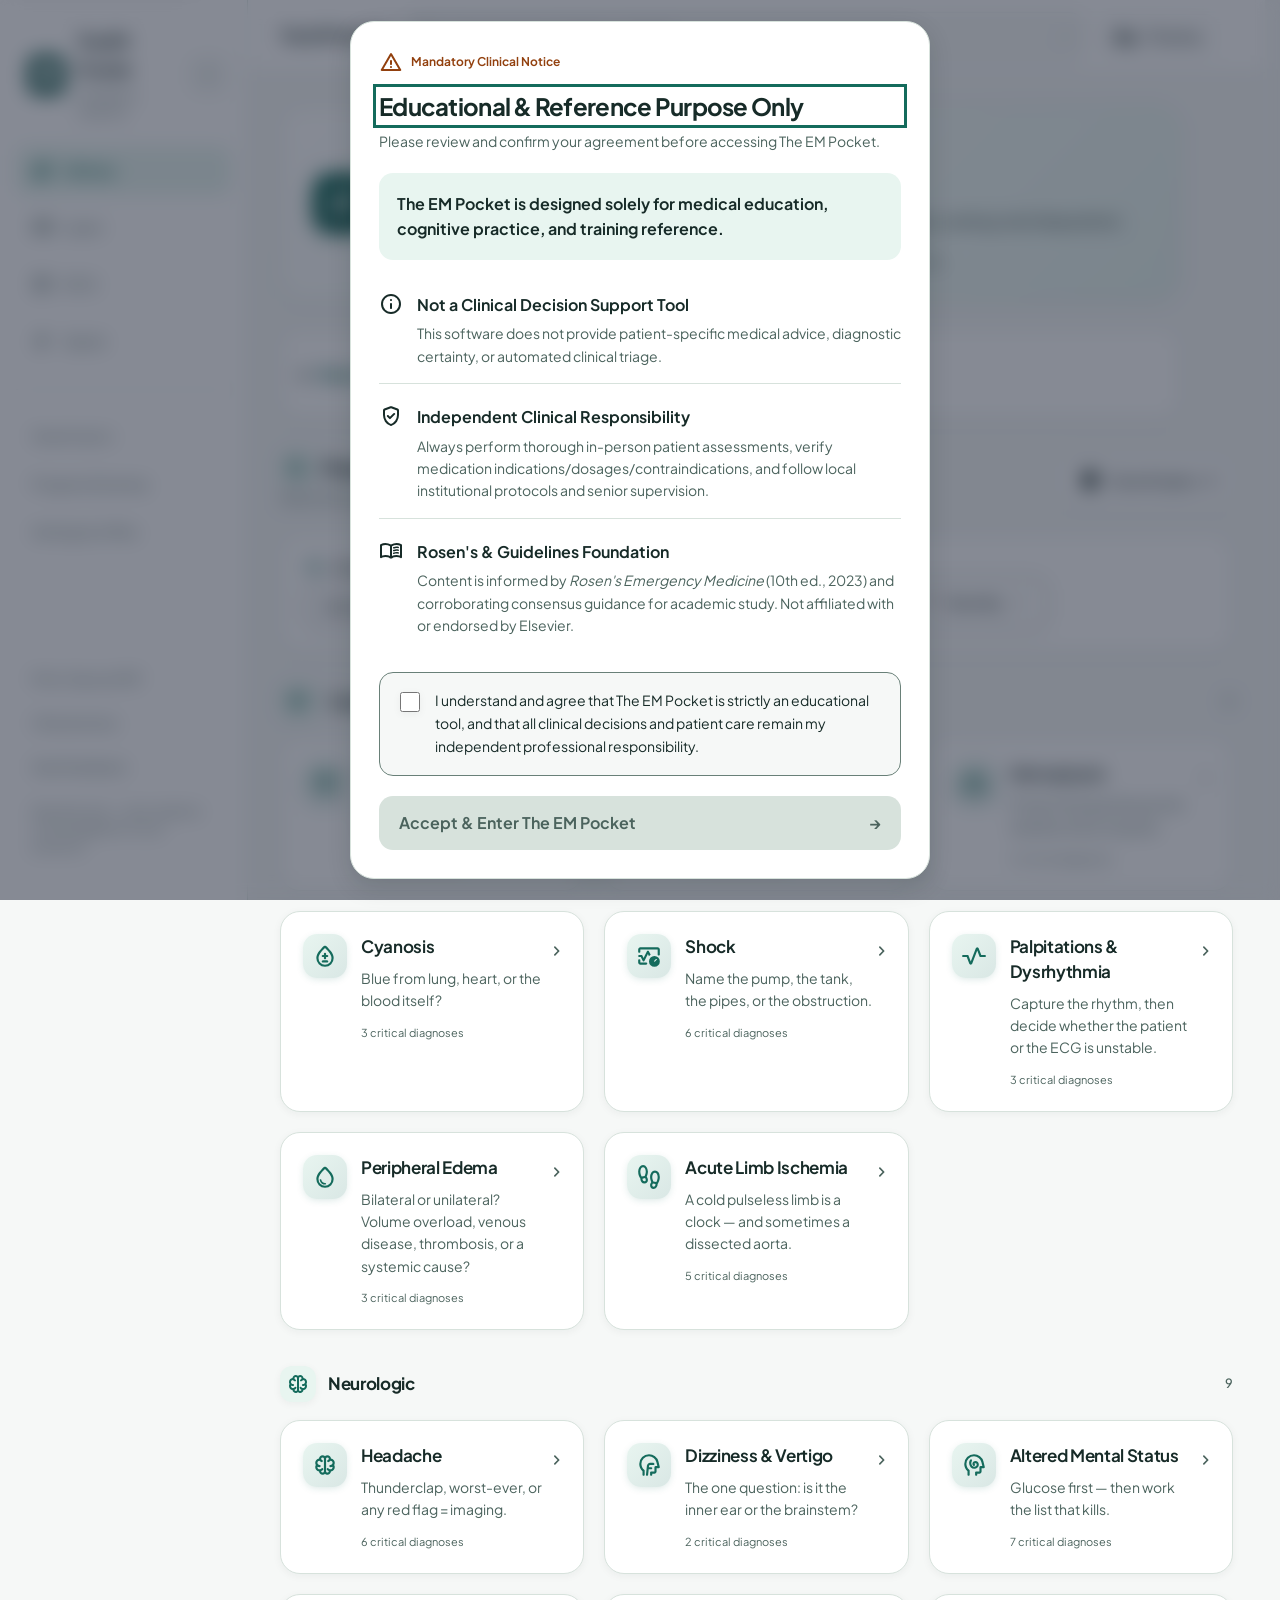
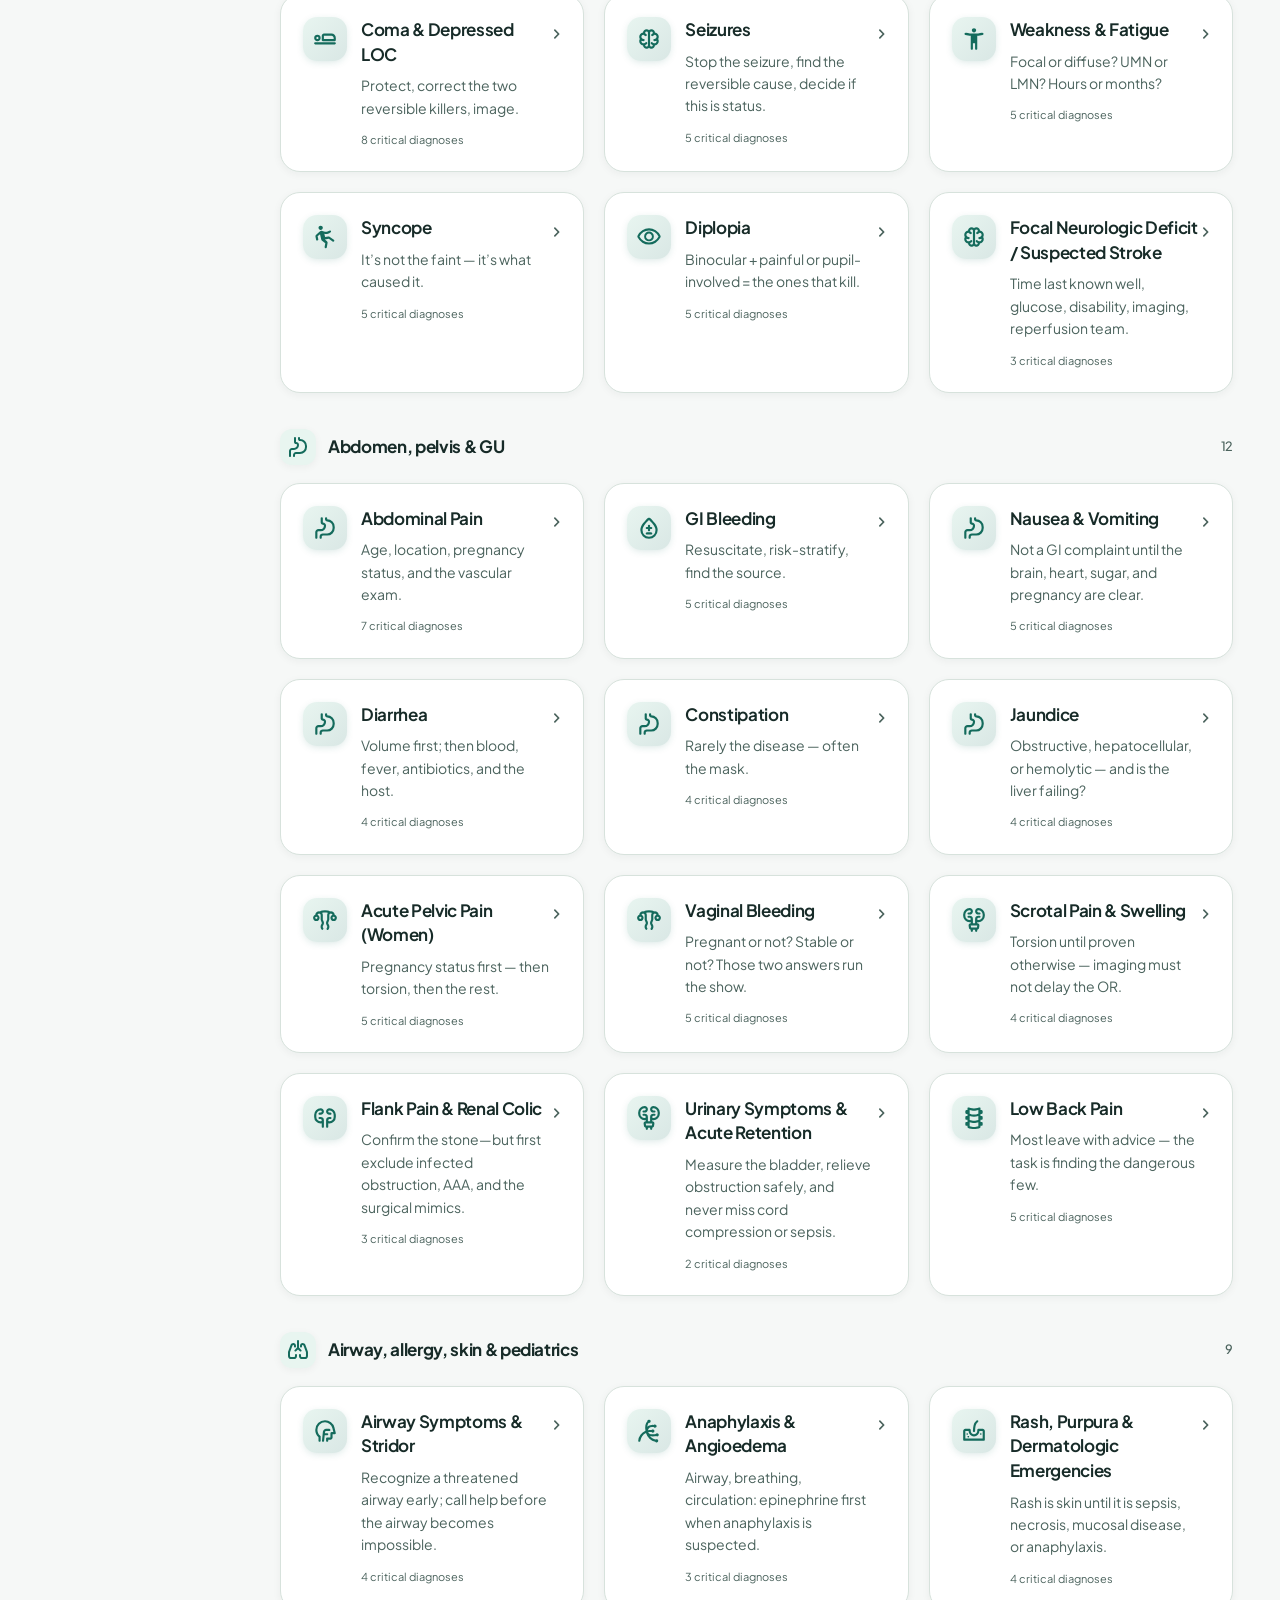
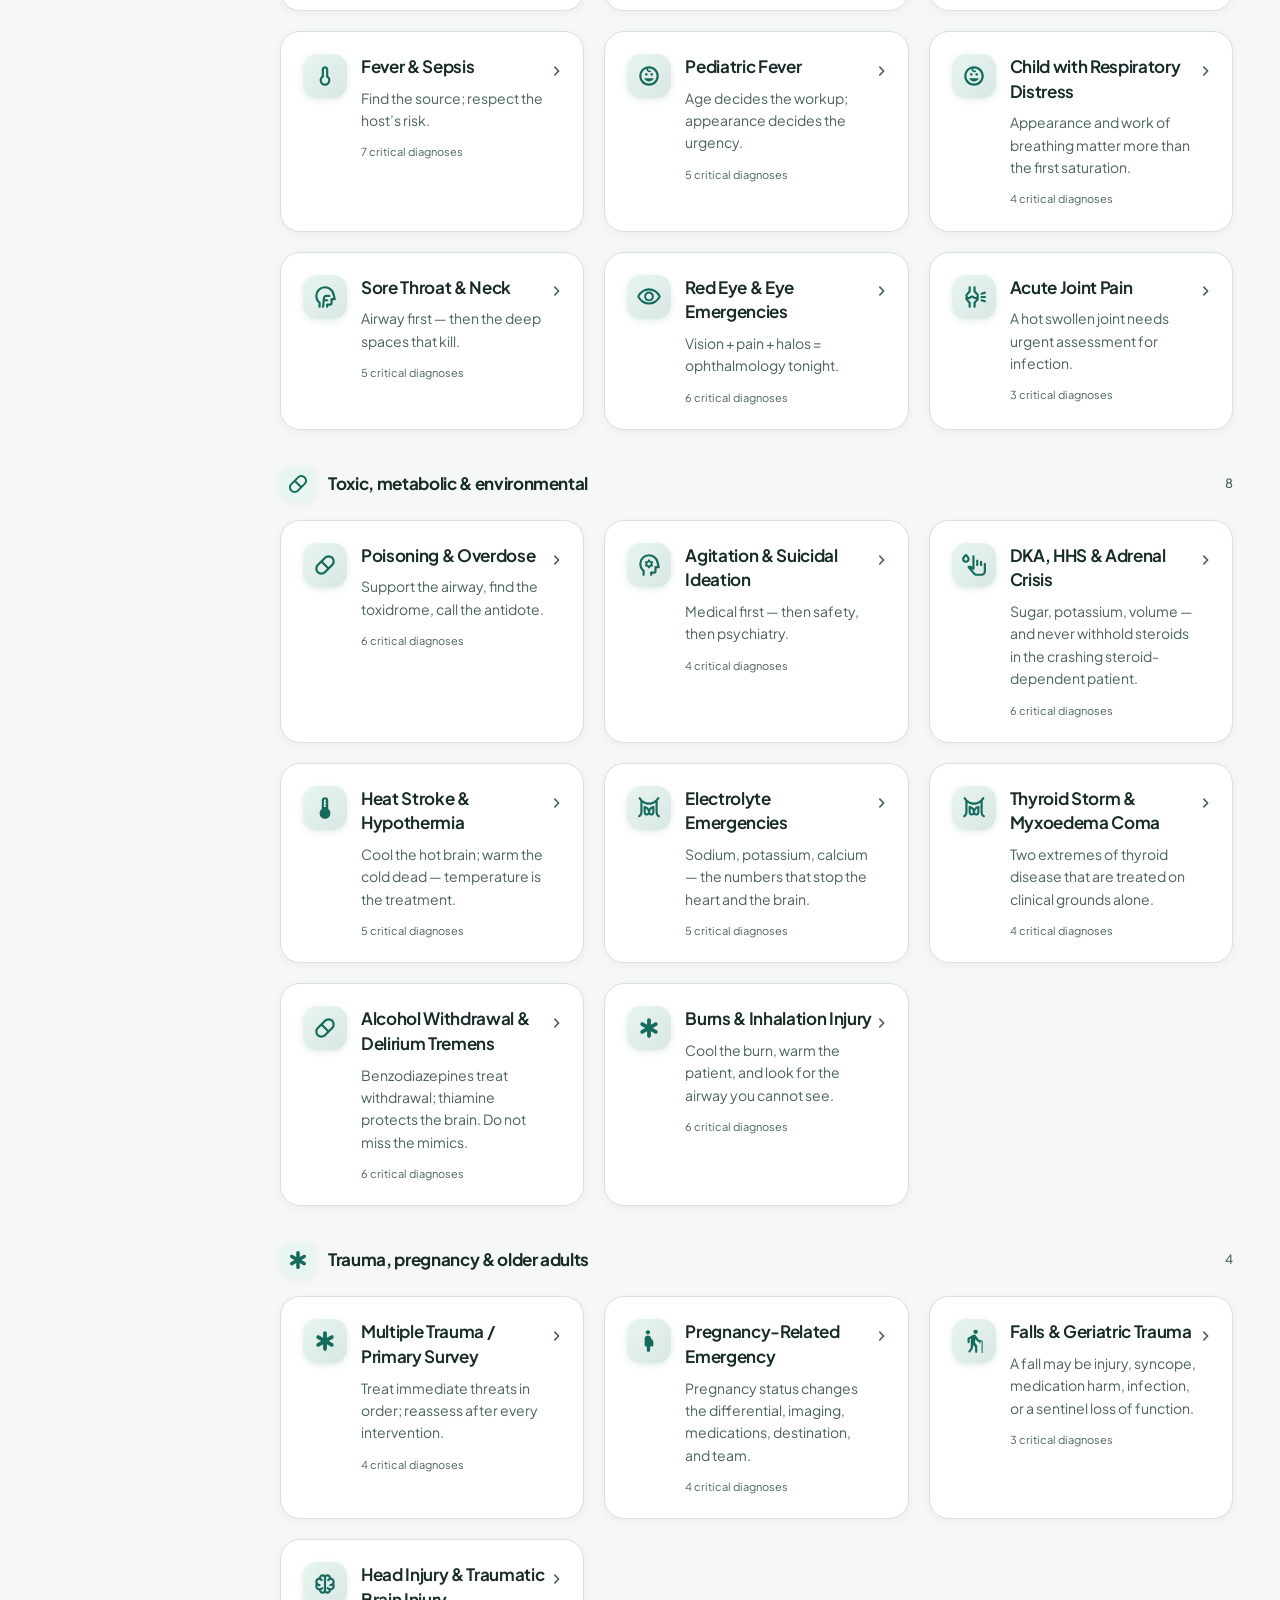
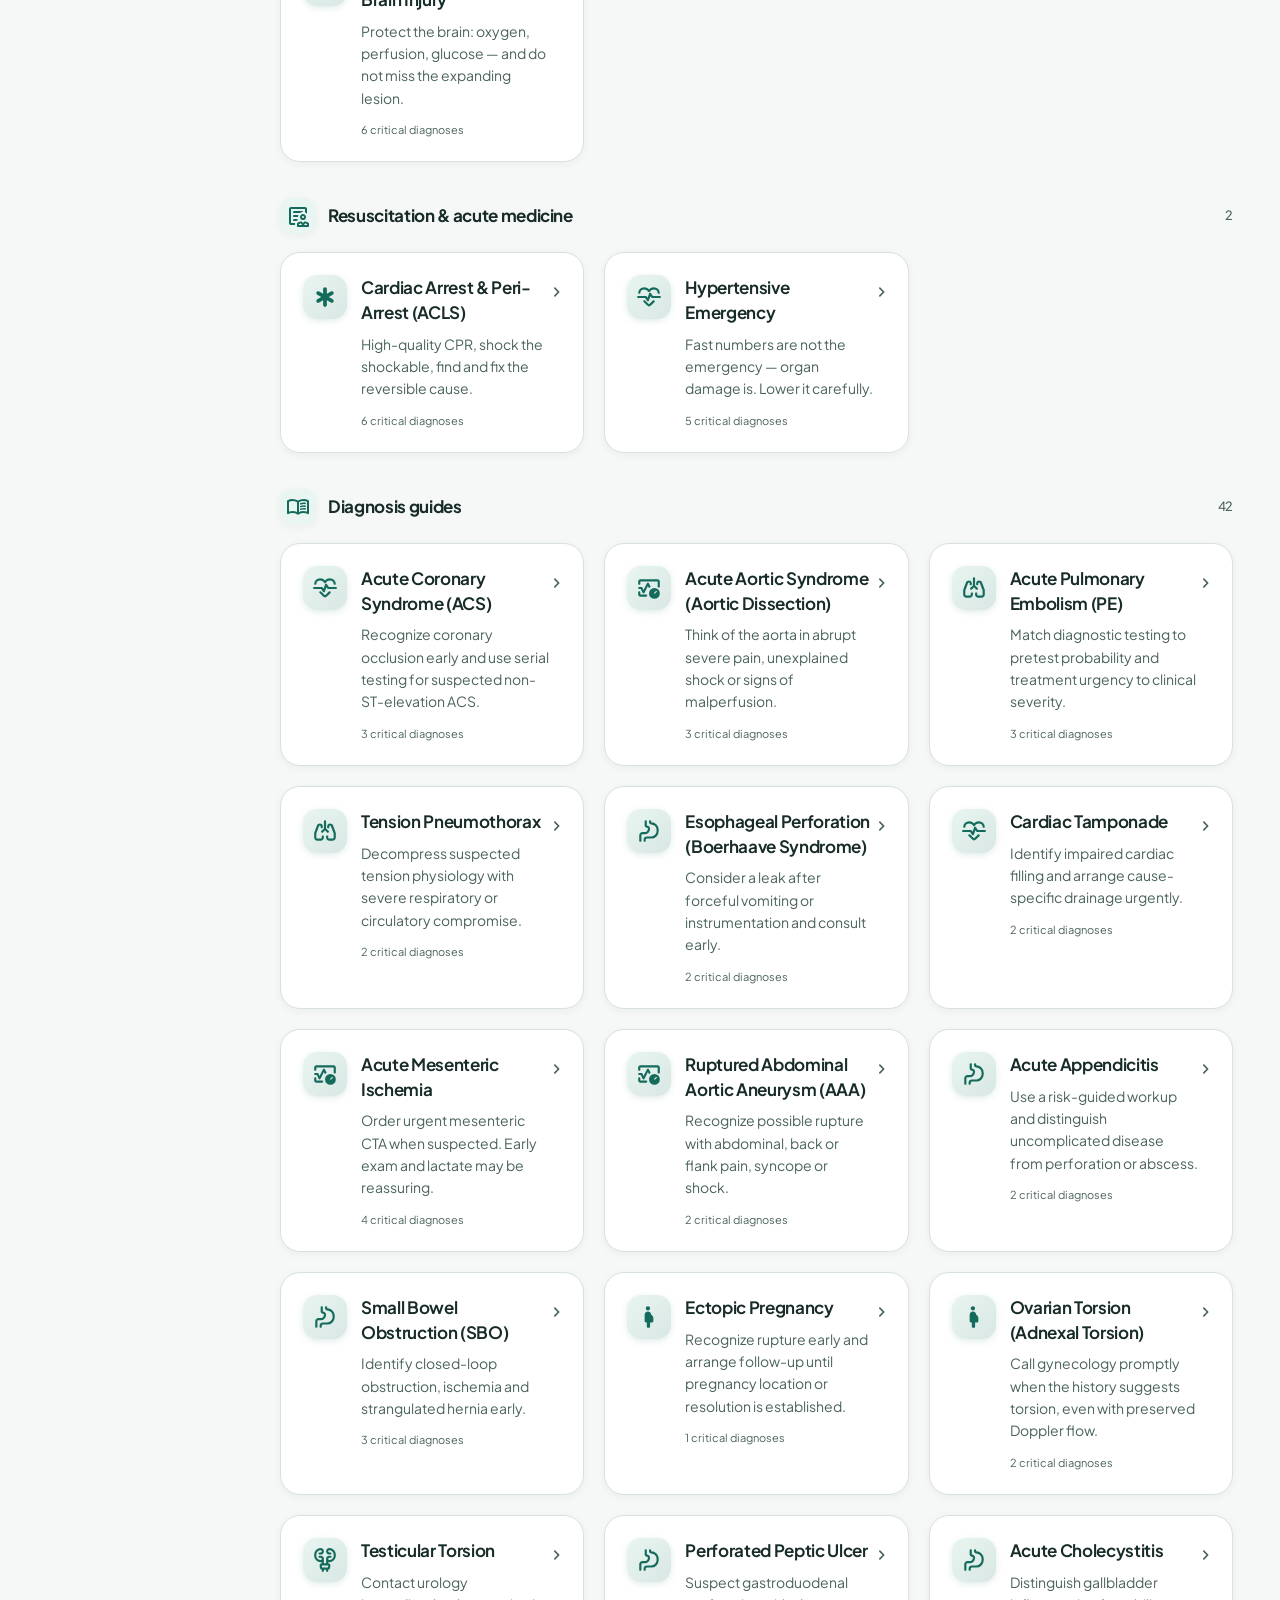
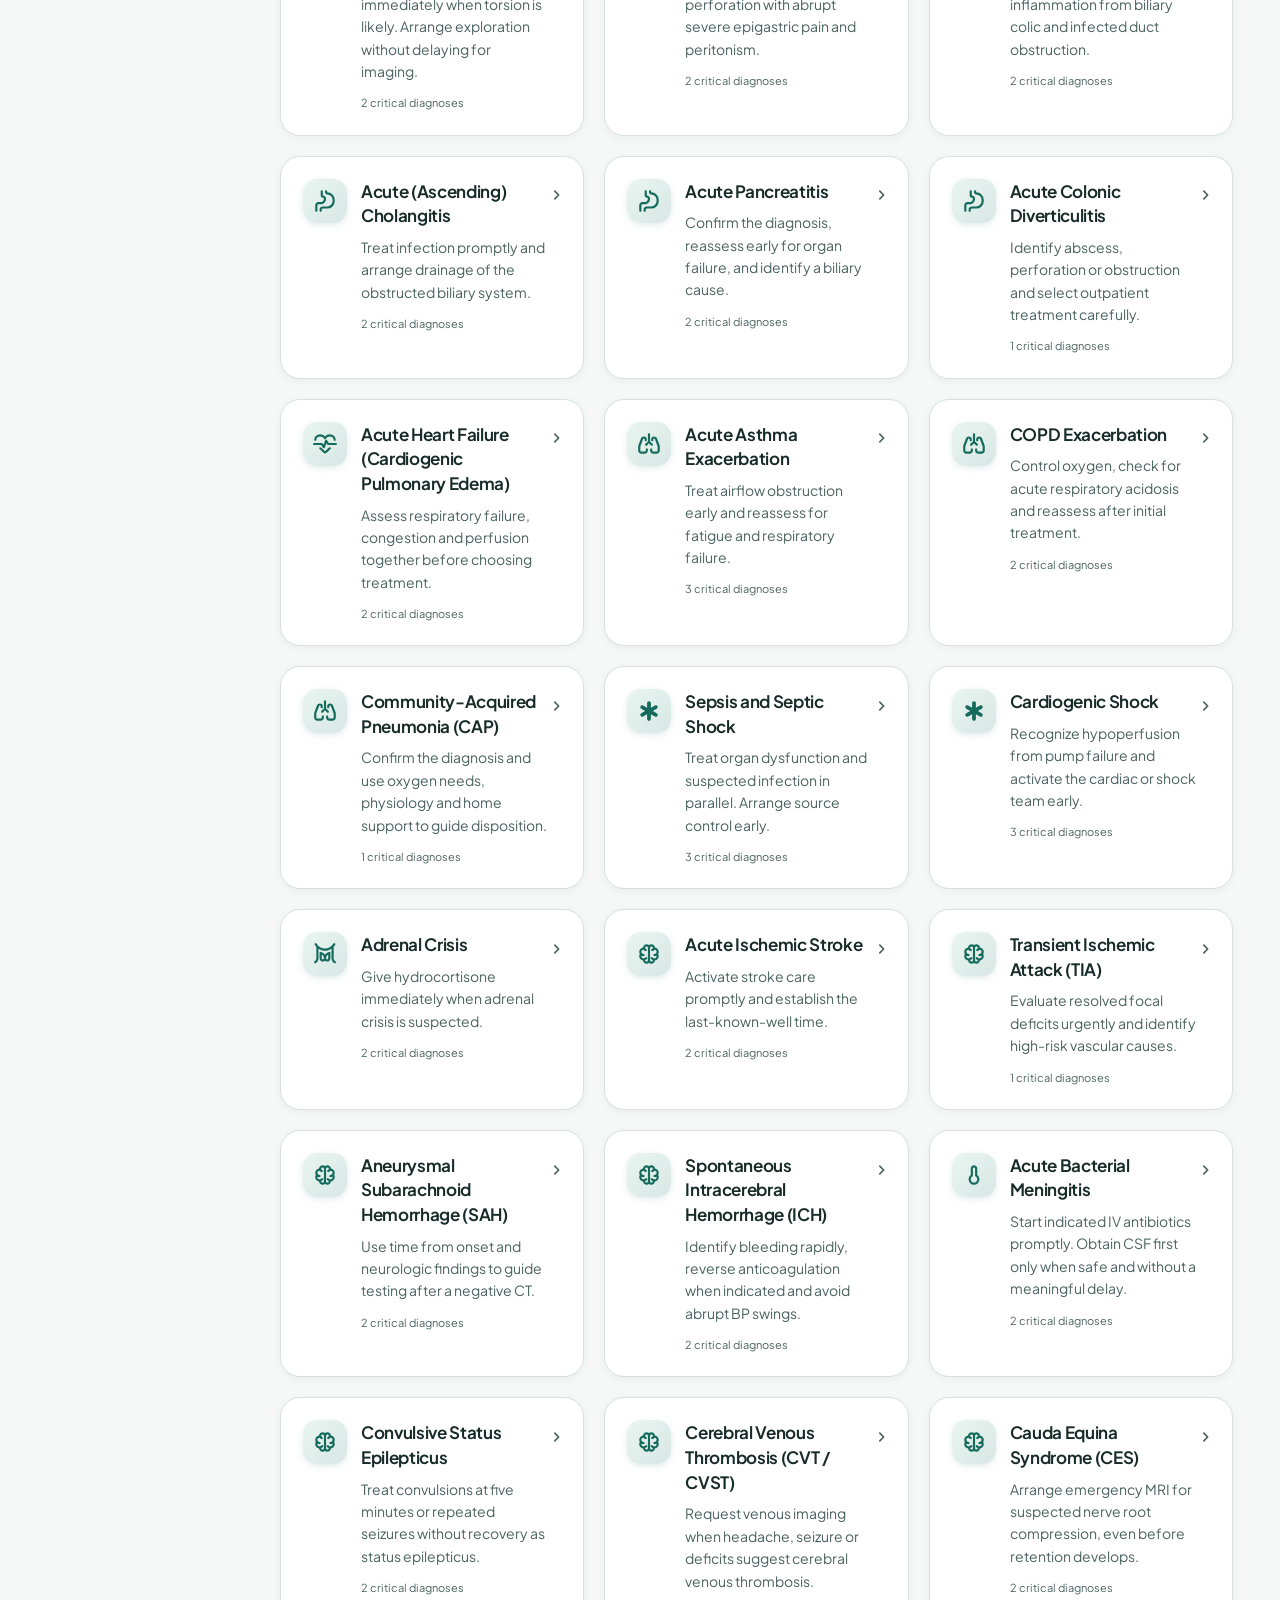
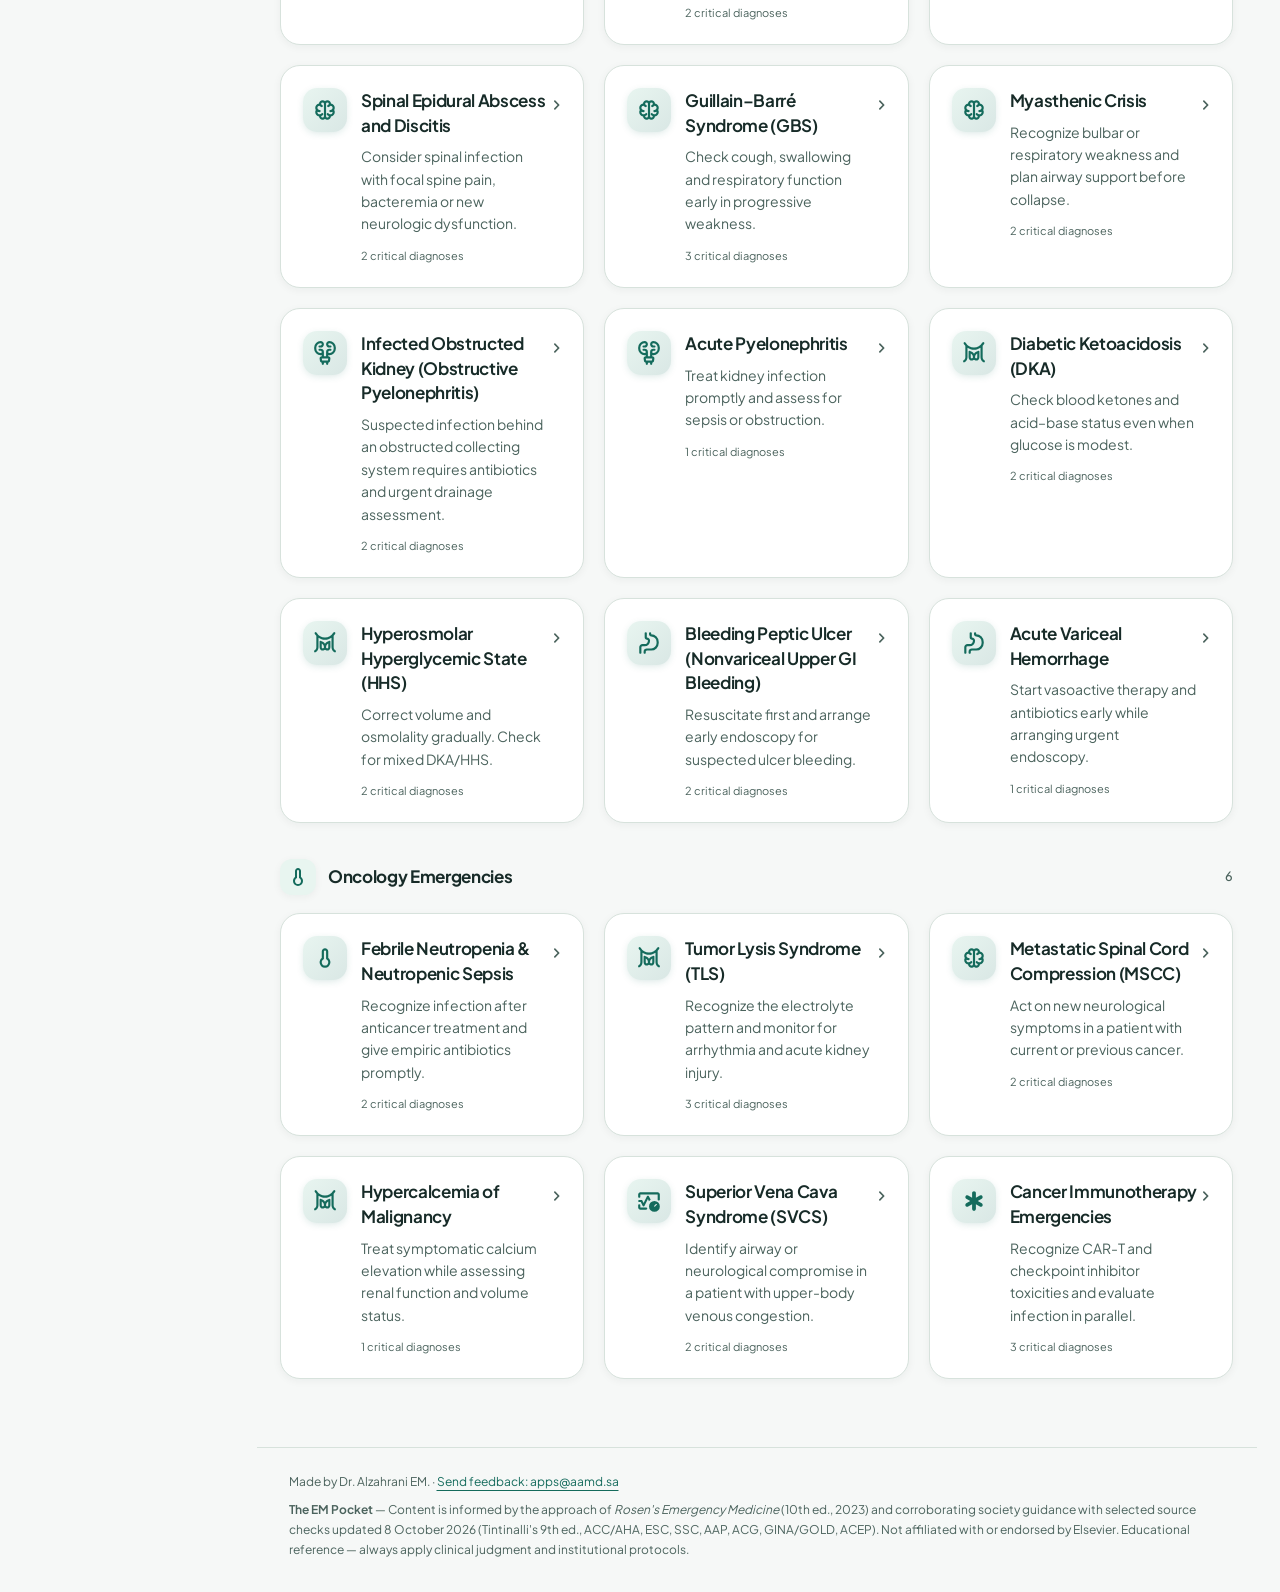
<file: index.html>
<!DOCTYPE html>
<html lang="en" data-theme="light" data-accent="emerald">
<head>
<meta charset="UTF-8">
<meta http-equiv="X-UA-Compatible" content="IE=edge">
<meta name="viewport" content="width=device-width, initial-scale=1.0, viewport-fit=cover">
<meta name="color-scheme" content="dark light">
<meta name="format-detection" content="telephone=no">
<title>The EM Pocket — Emergency Medicine Reference</title>
<meta name="description" content="A focused emergency medicine reference for chest pain, dyspnea, abdominal pain, and more. Frameworks informed by Rosen's Emergency Medicine and current guidelines; not affiliated with or endorsed by Elsevier.">
<meta name="theme-color" content="#f6f8f7" id="themeColor">
<link rel="manifest" href="manifest.json?v=20261118-audit-v90">
<link rel="icon" href="assets/icon.svg?v=20261118-audit-v90" type="image/svg+xml">
<link rel="icon" href="assets/icon-192.png?v=20261118-audit-v90" type="image/png" sizes="192x192">
<link rel="apple-touch-icon" href="assets/apple-touch-icon.png?v=20261118-audit-v90" sizes="180x180">
<meta name="mobile-web-app-capable" content="yes">
<meta name="apple-mobile-web-app-capable" content="yes">
<meta name="apple-mobile-web-app-status-bar-style" content="black-translucent">
<link rel="preload" href="assets/fonts/PlusJakartaSans-Variable.ttf?v=20261118-audit-v90" as="font" type="font/ttf" crossorigin>
<link rel="stylesheet" href="assets/app.css?v=20261118-audit-v90">
<script>
(function () {
    try {
        var ACCENTS = ['emerald', 'ocean', 'violet', 'rose', 'amber', 'teal'];
        var p = JSON.parse(localStorage.getItem('em-cps-prefs') || '{}');
        var r = document.documentElement;
        var theme = p.theme === 'dark' ? 'dark' : 'light';
        r.setAttribute('data-theme', theme === 'light' ? 'light' : 'dark');
        var accent = ACCENTS.indexOf(p.accent) !== -1 ? p.accent : 'emerald';
        r.setAttribute('data-accent', accent);
        if (p.bold === true) r.setAttribute('data-weight', 'bold');
        if (p.scale) r.style.setProperty('--type-scale', String(p.scale));
        if (p.sidebar === true) r.classList.add('sidebar-collapsed');
        var meta = document.getElementById('themeColor');
        if (meta) {
            meta.setAttribute('content', theme === 'light' ? '#f6f8f7' : '#0a0f16');
        }
    } catch (e) {}
})();
</script>
</head>
<body>

<a class="skip-link" href="#stage">Skip to main content</a>

<!-- ═══════════ Sidebar ═══════════ -->
<nav class="sidebar" id="sidebar" aria-label="Main navigation">
    <div class="side-head">
    <button class="brand" id="brandBtn" type="button" title="All presentations">
        <span class="brand-mark" aria-hidden="true"><img src="assets/icon-192.png?v=20261118-audit-v90" alt="" width="44" height="44"></span>
        <span class="brand-text">
            <strong>The EM Pocket</strong>
            <span>Emergency medicine</span>
        </span>
    </button>
    <button class="collapse-btn" id="collapseBtn" type="button" aria-label="Collapse sidebar" aria-expanded="true" title="Collapse sidebar"><svg class="ui-icon" data-icon="chevron_left" viewBox="0 0 24 24" width="24" height="24" aria-hidden="true" focusable="false" fill="currentColor" stroke="none"><g transform="translate(0 24) scale(.025)" fill="currentColor" stroke="none"><path d="m432-480 156 156q11 11 11 28t-11 28q-11 11-28 11t-28-11L348-452q-6-6-8.5-13t-2.5-15q0-8 2.5-15t8.5-13l184-184q11-11 28-11t28 11q11 11 11 28t-11 28L432-480Z"/></g></svg></button>
    </div>
    <div class="side-list" id="sideList"></div>
    <div class="side-footer">
        <button class="side-btn" id="printBtn" type="button" title="Print / Save as PDF (Ctrl+P)">Print / Save as PDF</button>
        <button class="side-btn disclaimer-link-btn" id="disclaimerLinkBtn" type="button" title="View Educational Terms &amp; Disclaimer">Clinical notice</button>
        <a class="side-btn" href="mailto:apps@aamd.sa?subject=The%20EM%20Pocket%20feedback" title="Send feedback or suggestions to apps@aamd.sa">Send feedback</a>
        <p class="side-note">Education only — never replaces clinical judgment or local protocols.</p>
    </div>
</nav>
<div class="side-backdrop" id="sideBackdrop"></div>

<!-- ═══════════ Main ═══════════ -->
<div class="main">

    <header class="topbar">
        <button class="icon-btn burger" id="burgerBtn" type="button" aria-label="Open presentations menu" aria-controls="sidebar" aria-expanded="false"><svg class="ui-icon" data-icon="menu" viewBox="0 0 24 24" width="24" height="24" aria-hidden="true" focusable="false" fill="currentColor" stroke="none"><g transform="translate(0 24) scale(.025)" fill="currentColor" stroke="none"><path d="M160-240q-17 0-28.5-11.5T120-280q0-17 11.5-28.5T160-320h640q17 0 28.5 11.5T840-280q0 17-11.5 28.5T800-240H160Zm0-200q-17 0-28.5-11.5T120-480q0-17 11.5-28.5T160-520h640q17 0 28.5 11.5T840-480q0 17-11.5 28.5T800-440H160Zm0-200q-17 0-28.5-11.5T120-680q0-17 11.5-28.5T160-720h640q17 0 28.5 11.5T840-680q0 17-11.5 28.5T800-640H160Z"/></g></svg></button>
        <span class="topbar-brand">The EM Pocket</span>
        <nav class="primary-nav" aria-label="Primary navigation">
        <button class="home-btn" id="homeBtn" type="button" title="All presentations (H)" aria-label="All presentations" data-nav="home"><svg class="ui-icon" data-icon="library_books" viewBox="0 0 24 24" width="24" height="24" aria-hidden="true" focusable="false" fill="currentColor" stroke="none"><g transform="translate(0 24) scale(.025)" fill="currentColor" stroke="none"><path d="M440-400h80q17 0 28.5-11.5T560-440q0-17-11.5-28.5T520-480h-80q-17 0-28.5 11.5T400-440q0 17 11.5 28.5T440-400Zm0-120h240q17 0 28.5-11.5T720-560q0-17-11.5-28.5T680-600H440q-17 0-28.5 11.5T400-560q0 17 11.5 28.5T440-520Zm0-120h240q17 0 28.5-11.5T720-680q0-17-11.5-28.5T680-720H440q-17 0-28.5 11.5T400-680q0 17 11.5 28.5T440-640ZM320-240q-33 0-56.5-23.5T240-320v-480q0-33 23.5-56.5T320-880h480q33 0 56.5 23.5T880-800v480q0 33-23.5 56.5T800-240H320Zm0-80h480v-480H320v480ZM160-80q-33 0-56.5-23.5T80-160v-520q0-17 11.5-28.5T120-720q17 0 28.5 11.5T160-680v520h520q17 0 28.5 11.5T720-120q0 17-11.5 28.5T680-80H160Zm160-720v480-480Z"/></g></svg><span class="header-label">Library</span></button>
        <button class="home-btn utility-btn" id="studyBtn" type="button" title="Learning workspace (S)" aria-label="Open learning workspace" data-nav="study"><svg class="ui-icon" data-icon="menu_book" viewBox="0 0 24 24" width="24" height="24" aria-hidden="true" focusable="false" fill="currentColor" stroke="none"><g transform="translate(0 24) scale(.025)" fill="currentColor" stroke="none"><path d="M260-320q47 0 91.5 10.5T440-278v-394q-41-24-87-36t-93-12q-36 0-71.5 7T120-692v396q35-12 69.5-18t70.5-6Zm260 42q44-21 88.5-31.5T700-320q36 0 70.5 6t69.5 18v-396q-33-14-68.5-21t-71.5-7q-47 0-93 12t-87 36v394Zm-40 97q-14 0-26.5-3.5T430-194q-39-23-82-34.5T260-240q-42 0-82.5 11T100-198q-21 11-40.5-1T40-234v-482q0-11 5.5-21T62-752q46-24 96-36t102-12q58 0 113.5 15T480-740q51-30 106.5-45T700-800q52 0 102 12t96 36q11 5 16.5 15t5.5 21v482q0 23-19.5 35t-40.5 1q-37-20-77.5-31T700-240q-45 0-88 11.5T530-194q-11 6-23.5 9.5T480-181ZM280-494Zm280-115q0-9 6.5-18.5T581-640q29-10 58-15t61-5q20 0 39.5 2.5T778-651q9 2 15.5 10t6.5 18q0 17-11 25t-28 4q-14-3-29.5-4.5T700-600q-26 0-51 5t-48 13q-18 7-29.5-1T560-609Zm0 220q0-9 6.5-18.5T581-420q29-10 58-15t61-5q20 0 39.5 2.5T778-431q9 2 15.5 10t6.5 18q0 17-11 25t-28 4q-14-3-29.5-4.5T700-380q-26 0-51 4.5T601-363q-18 7-29.5-.5T560-389Zm0-110q0-9 6.5-18.5T581-530q29-10 58-15t61-5q20 0 39.5 2.5T778-541q9 2 15.5 10t6.5 18q0 17-11 25t-28 4q-14-3-29.5-4.5T700-490q-26 0-51 5t-48 13q-18 7-29.5-1T560-499Z"/></g></svg><span class="header-label">Learn</span></button>
        <button class="home-btn utility-btn" id="ecgBtn" type="button" title="ECG Interpretation from scratch (E)" aria-label="Open ECG Guide" data-nav="ecg"><svg class="ui-icon" data-icon="monitor_heart" viewBox="0 0 24 24" width="24" height="24" aria-hidden="true" focusable="false" fill="currentColor" stroke="none"><g transform="translate(0 24) scale(.025)" fill="currentColor" stroke="none"><path d="M80-720q0-33 23.5-56.5T160-800h640q33 0 56.5 23.5T880-720v80q0 17-11.5 28.5T840-600q-17 0-28.5-11.5T800-640v-80H160v80q0 17-11.5 28.5T120-600q-17 0-28.5-11.5T80-640v-80Zm80 560q-33 0-56.5-23.5T80-240v-80q0-17 11.5-28.5T120-360q17 0 28.5 11.5T160-320v80h640v-80q0-17 11.5-28.5T840-360q17 0 28.5 11.5T880-320v80q0 33-23.5 56.5T800-160H160Zm240-120q11 0 21-5.5t15-16.5l124-248 44 88q5 11 15 16.5t21 5.5h200q17 0 28.5-11.5T880-480q0-17-11.5-28.5T840-520H665l-69-138q-5-11-15-15.5t-21-4.5q-11 0-21 4.5T524-658L400-410l-44-88q-5-11-15-16.5t-21-5.5H120q-17 0-28.5 11.5T80-480q0 17 11.5 28.5T120-440h175l69 138q5 11 15 16.5t21 5.5Zm80-200Z"/></g></svg><span class="header-label">ECG</span></button>
        <button class="home-btn utility-btn" id="shiftBtn" type="button" title="Focused quick view (V)" aria-label="Open focused quick view" data-nav="shift"><svg class="ui-icon" data-icon="bolt" viewBox="0 0 24 24" width="24" height="24" aria-hidden="true" focusable="false" fill="currentColor" stroke="none"><g transform="translate(0 24) scale(.025)" fill="currentColor" stroke="none"><path d="m422-232 207-248H469l29-227-185 267h139l-30 208Zm-62-128H236q-24 0-35.5-21.5T203-423l299-430q10-14 26-19.5t33 .5q17 6 25 21t6 32l-32 259h155q26 0 36.5 23t-6.5 43L416-100q-11 13-27 17t-31-3q-15-7-23.5-21.5T328-139l32-221Zm111-110Z"/></g></svg><span class="header-label">Quick</span></button>

        </nav>
        <div class="searchwrap">
            <span class="search-ico" aria-hidden="true"><svg class="ui-icon" data-icon="search" viewBox="0 0 24 24" width="24" height="24" aria-hidden="true" focusable="false" fill="currentColor" stroke="none"><g transform="translate(0 24) scale(.025)" fill="currentColor" stroke="none"><path d="M380-320q-109 0-184.5-75.5T120-580q0-109 75.5-184.5T380-840q109 0 184.5 75.5T640-580q0 44-14 83t-38 69l224 224q11 11 11 28t-11 28q-11 11-28 11t-28-11L532-372q-30 24-69 38t-83 14Zm0-80q75 0 127.5-52.5T560-580q0-75-52.5-127.5T380-760q-75 0-127.5 52.5T200-580q0 75 52.5 127.5T380-400Z"/></g></svg></span>
            <input type="search" id="searchInput" placeholder="Search topics, findings or ECGs"
                   maxlength="120" autocomplete="off" autocapitalize="off" autocorrect="off" spellcheck="false" enterkeyhint="search" inputmode="search" aria-label="Search The EM Pocket" role="combobox" aria-autocomplete="list" aria-controls="searchResults" aria-expanded="false">
            <button class="search-clear-btn" id="searchClearBtn" type="button" aria-label="Clear search query" hidden><svg class="ui-icon clear-ico" data-icon="close" viewBox="0 0 24 24" width="24" height="24" aria-hidden="true" focusable="false" fill="currentColor" stroke="none"><g transform="translate(0 24) scale(.025)" fill="currentColor" stroke="none"><path d="M480-424 284-228q-11 11-28 11t-28-11q-11-11-11-28t11-28l196-196-196-196q-11-11-11-28t11-28q11-11 28-11t28 11l196 196 196-196q11-11 28-11t28 11q11 11 11 28t-11 28L536-480l196 196q11 11 11 28t-11 28q-11 11-28 11t-28-11L480-424Z"/></g></svg></button>
            <kbd class="search-kbd" title="Press / to search" aria-hidden="true">/</kbd>
        </div>
        <button class="crisis-pill" id="cprPill" type="button" data-state="idle" aria-label="CPR cycle timer — open bedside tools" title="CPR cycle timer"><span class="crisis-dot" aria-hidden="true"></span><span class="crisis-label">CPR</span></button>
        <details class="context-filters"><summary><svg class="cf-ico" data-icon="filter_list" viewBox="0 0 24 24" width="24" height="24" aria-hidden="true" focusable="false" fill="currentColor" stroke="none"><g transform="translate(0 24) scale(.025)" fill="currentColor" stroke="none"><path d="M440-240q-17 0-28.5-11.5T400-280q0-17 11.5-28.5T440-320h80q17 0 28.5 11.5T560-280q0 17-11.5 28.5T520-240h-80ZM280-440q-17 0-28.5-11.5T240-480q0-17 11.5-28.5T280-520h400q17 0 28.5 11.5T720-480q0 17-11.5 28.5T680-440H280ZM160-640q-17 0-28.5-11.5T120-680q0-17 11.5-28.5T160-720h640q17 0 28.5 11.5T840-680q0 17-11.5 28.5T800-640H160Z"/></g></svg><span class="cf-label">Severity</span><svg class="cf-caret" data-icon="expand_more" viewBox="0 0 24 24" width="24" height="24" aria-hidden="true" focusable="false" fill="currentColor" stroke="none"><g transform="translate(0 24) scale(.025)" fill="currentColor" stroke="none"><path d="M480-362q-8 0-15-2.5t-13-8.5L268-557q-11-11-11-28t11-28q11-11 28-11t28 11l156 156 156-156q11-11 28-11t28 11q11 11 11 28t-11 28L508-373q-6 6-13 8.5t-15 2.5Z"/></g></svg></summary>            <div class="chips" id="filterChips" role="group" aria-label="Severity filter">
                <button class="chip chip-all active" type="button" data-sev="all" aria-pressed="true">All</button>
                <button class="chip chip-critical" type="button" data-sev="critical" aria-pressed="false"><span class="sev-dot sev-critical" aria-hidden="true"></span>Critical</button>
                <button class="chip chip-emergent" type="button" data-sev="emergent" aria-pressed="false"><span class="sev-dot sev-emergent" aria-hidden="true"></span>Emergent</button>
                <button class="chip chip-common" type="button" data-sev="common" aria-pressed="false"><span class="sev-dot sev-common" aria-hidden="true"></span>Common</button>
            </div>
</details>
        <button class="tools-toggle" id="toolsToggle" type="button" aria-label="Open display options" aria-haspopup="dialog" aria-controls="readingPanel" aria-expanded="false" title="Display options"><span class="reading-trigger-mark" aria-hidden="true">Aa</span><span class="header-label">Display</span></button>
    </header>

    <main class="stage" id="stage" tabindex="-1" role="main" aria-label="Presentation content"></main>

    <footer class="foot">
        <p>Made by Dr. Alzahrani EM. · <a href="mailto:apps@aamd.sa?subject=The%20EM%20Pocket%20feedback" title="Send feedback or suggestions">Send feedback: apps@aamd.sa</a></p>
        <p><strong>The EM Pocket</strong> — Content is informed by the approach of <em>Rosen's Emergency Medicine</em> (10th ed., 2023)
            and corroborating society guidance with selected source checks updated 8 October 2026 (Tintinalli's 9th ed., ACC/AHA, ESC, SSC, AAP, ACG, GINA/GOLD, ACEP). Not affiliated with or endorsed by Elsevier.
            Educational reference — always apply clinical judgment and institutional protocols.</p>
    </footer>
    <nav class="ios-tabbar" aria-label="Primary" role="navigation">
        <div class="ios-tabbar-inner">
            <button class="tabbar-item active" type="button" data-nav="home" aria-label="Library" aria-current="page">
                <svg class="tabbar-icon" data-icon="library_books" viewBox="0 0 24 24" width="24" height="24" aria-hidden="true" focusable="false" fill="currentColor" stroke="none"><g transform="translate(0 24) scale(.025)" fill="currentColor" stroke="none"><path d="M440-400h80q17 0 28.5-11.5T560-440q0-17-11.5-28.5T520-480h-80q-17 0-28.5 11.5T400-440q0 17 11.5 28.5T440-400Zm0-120h240q17 0 28.5-11.5T720-560q0-17-11.5-28.5T680-600H440q-17 0-28.5 11.5T400-560q0 17 11.5 28.5T440-520Zm0-120h240q17 0 28.5-11.5T720-680q0-17-11.5-28.5T680-720H440q-17 0-28.5 11.5T400-680q0 17 11.5 28.5T440-640ZM320-240q-33 0-56.5-23.5T240-320v-480q0-33 23.5-56.5T320-880h480q33 0 56.5 23.5T880-800v480q0 33-23.5 56.5T800-240H320Zm0-80h480v-480H320v480ZM160-80q-33 0-56.5-23.5T80-160v-520q0-17 11.5-28.5T120-720q17 0 28.5 11.5T160-680v520h520q17 0 28.5 11.5T720-120q0 17-11.5 28.5T680-80H160Zm160-720v480-480Z"/></g></svg>
                <span class="tabbar-label">Library</span>
                <span class="tabbar-dot" aria-hidden="true"></span>
            </button>
            <button class="tabbar-item" type="button" data-nav="study" aria-label="Learn">
                <svg class="tabbar-icon" data-icon="menu_book" viewBox="0 0 24 24" width="24" height="24" aria-hidden="true" focusable="false" fill="currentColor" stroke="none"><g transform="translate(0 24) scale(.025)" fill="currentColor" stroke="none"><path d="M260-320q47 0 91.5 10.5T440-278v-394q-41-24-87-36t-93-12q-36 0-71.5 7T120-692v396q35-12 69.5-18t70.5-6Zm260 42q44-21 88.5-31.5T700-320q36 0 70.5 6t69.5 18v-396q-33-14-68.5-21t-71.5-7q-47 0-93 12t-87 36v394Zm-40 97q-14 0-26.5-3.5T430-194q-39-23-82-34.5T260-240q-42 0-82.5 11T100-198q-21 11-40.5-1T40-234v-482q0-11 5.5-21T62-752q46-24 96-36t102-12q58 0 113.5 15T480-740q51-30 106.5-45T700-800q52 0 102 12t96 36q11 5 16.5 15t5.5 21v482q0 23-19.5 35t-40.5 1q-37-20-77.5-31T700-240q-45 0-88 11.5T530-194q-11 6-23.5 9.5T480-181ZM280-494Zm280-115q0-9 6.5-18.5T581-640q29-10 58-15t61-5q20 0 39.5 2.5T778-651q9 2 15.5 10t6.5 18q0 17-11 25t-28 4q-14-3-29.5-4.5T700-600q-26 0-51 5t-48 13q-18 7-29.5-1T560-609Zm0 220q0-9 6.5-18.5T581-420q29-10 58-15t61-5q20 0 39.5 2.5T778-431q9 2 15.5 10t6.5 18q0 17-11 25t-28 4q-14-3-29.5-4.5T700-380q-26 0-51 4.5T601-363q-18 7-29.5-.5T560-389Zm0-110q0-9 6.5-18.5T581-530q29-10 58-15t61-5q20 0 39.5 2.5T778-541q9 2 15.5 10t6.5 18q0 17-11 25t-28 4q-14-3-29.5-4.5T700-490q-26 0-51 5t-48 13q-18 7-29.5-1T560-499Z"/></g></svg>
                <span class="tabbar-label">Learn</span>
                <span class="tabbar-dot" aria-hidden="true"></span>
            </button>
            <button class="tabbar-item" type="button" data-nav="ecg" aria-label="ECG">
                <svg class="tabbar-icon" data-icon="monitor_heart" viewBox="0 0 24 24" width="24" height="24" aria-hidden="true" focusable="false" fill="currentColor" stroke="none"><g transform="translate(0 24) scale(.025)" fill="currentColor" stroke="none"><path d="M80-720q0-33 23.5-56.5T160-800h640q33 0 56.5 23.5T880-720v80q0 17-11.5 28.5T840-600q-17 0-28.5-11.5T800-640v-80H160v80q0 17-11.5 28.5T120-600q-17 0-28.5-11.5T80-640v-80Zm80 560q-33 0-56.5-23.5T80-240v-80q0-17 11.5-28.5T120-360q17 0 28.5 11.5T160-320v80h640v-80q0-17 11.5-28.5T840-360q17 0 28.5 11.5T880-320v80q0 33-23.5 56.5T800-160H160Zm240-120q11 0 21-5.5t15-16.5l124-248 44 88q5 11 15 16.5t21 5.5h200q17 0 28.5-11.5T880-480q0-17-11.5-28.5T840-520H665l-69-138q-5-11-15-15.5t-21-4.5q-11 0-21 4.5T524-658L400-410l-44-88q-5-11-15-16.5t-21-5.5H120q-17 0-28.5 11.5T80-480q0 17 11.5 28.5T120-440h175l69 138q5 11 15 16.5t21 5.5Zm80-200Z"/></g></svg>
                <span class="tabbar-label">ECG</span>
                <span class="tabbar-dot" aria-hidden="true"></span>
            </button>
            <button class="tabbar-item" type="button" data-nav="shift" aria-label="Quick">
                <svg class="tabbar-icon" data-icon="bolt" viewBox="0 0 24 24" width="24" height="24" aria-hidden="true" focusable="false" fill="currentColor" stroke="none"><g transform="translate(0 24) scale(.025)" fill="currentColor" stroke="none"><path d="m422-232 207-248H469l29-227-185 267h139l-30 208Zm-62-128H236q-24 0-35.5-21.5T203-423l299-430q10-14 26-19.5t33 .5q17 6 25 21t6 32l-32 259h155q26 0 36.5 23t-6.5 43L416-100q-11 13-27 17t-31-3q-15-7-23.5-21.5T328-139l32-221Zm111-110Z"/></g></svg>
                <span class="tabbar-label">Quick</span>
                <span class="tabbar-dot" aria-hidden="true"></span>
            </button>

        </div>
    </nav>
</div>

<!-- Display options stay outside the routed page so reading and drafts remain intact. -->
<dialog class="reading-panel" id="readingPanel" aria-modal="true" aria-labelledby="readingPanelTitle" aria-describedby="readingPanelDesc">
    <header class="reading-panel-head">
        <div><h2 id="readingPanelTitle">Display options</h2><p id="readingPanelDesc">Make this page comfortable to read.</p></div>
        <button class="reading-close" id="readingClose" type="button" aria-label="Close display options" autofocus><svg class="ui-icon" data-icon="close" viewBox="0 0 24 24" width="24" height="24" aria-hidden="true" focusable="false" fill="currentColor" stroke="none"><g transform="translate(0 24) scale(.025)" fill="currentColor" stroke="none"><path d="M480-424 284-228q-11 11-28 11t-28-11q-11-11-11-28t11-28l196-196-196-196q-11-11-11-28t11-28q11-11 28-11t28 11l196 196 196-196q11-11 28-11t28 11q11 11 11 28t-11 28L536-480l196 196q11 11 11 28t-11 28q-11 11-28 11t-28-11L480-424Z"/></g></svg></button>
    </header>
    <div class="topbar-tools" id="topbarTools">
        <fieldset class="reading-field"><legend>Text size</legend>
            <div class="reading-size-controls">
                <button type="button" class="pref-btn" id="fontDown" title="Smaller text" aria-label="Smaller text">A−</button>
                <span class="pref-scale" id="fontLabel" role="status" aria-live="polite" aria-atomic="true">100%</span>
                <button type="button" class="pref-btn" id="fontUp" title="Larger text" aria-label="Larger text">A+</button>
            </div>
        </fieldset>
        <div class="reading-option-row"><span>Bold text</span><button type="button" class="pref-btn reading-bold" id="boldBtn" aria-label="Bold reading text" aria-pressed="false"><strong>B</strong><span>Bold</span></button></div>
        <fieldset class="reading-field"><legend>Appearance</legend>
            <div class="reading-modes">
                <button type="button" class="pref-btn" id="themeLight" aria-pressed="true">Light</button>
                <button type="button" class="pref-btn" id="themeBtn" aria-pressed="false">Dark</button>
            </div>
        </fieldset>
        <fieldset class="reading-field"><legend id="accentLabel">Accent color</legend>
            <div class="accent-dots">
                    <button type="button" class="accent-dot" data-accent="emerald" aria-label="Emerald green theme" aria-pressed="true"><span class="accent-swatch" aria-hidden="true"></span><span>Emerald</span></button>
                    <button type="button" class="accent-dot" data-accent="ocean" aria-label="Ocean blue theme" aria-pressed="false"><span class="accent-swatch" aria-hidden="true"></span><span>Ocean</span></button>
                    <button type="button" class="accent-dot" data-accent="violet" aria-label="Violet purple theme" aria-pressed="false"><span class="accent-swatch" aria-hidden="true"></span><span>Violet</span></button>
                    <button type="button" class="accent-dot" data-accent="rose" aria-label="Rose red theme" aria-pressed="false"><span class="accent-swatch" aria-hidden="true"></span><span>Rose</span></button>
                    <button type="button" class="accent-dot" data-accent="amber" aria-label="Amber orange theme" aria-pressed="false"><span class="accent-swatch" aria-hidden="true"></span><span>Amber</span></button>
                    <button type="button" class="accent-dot" data-accent="teal" aria-label="Teal cyan theme" aria-pressed="false"><span class="accent-swatch" aria-hidden="true"></span><span>Teal</span></button>
            </div>
        </fieldset>
        <p class="reading-status" id="readingStatus" role="status" aria-live="polite">Changes apply immediately.</p>
    </div>
    <footer class="reading-panel-foot"><a href="#settings" id="readingSettings">More settings</a><button type="button" class="reading-done" id="readingDone">Done</button></footer>
</dialog>

<!-- ═══════════ Educational Disclaimer Dialog ═══════════ -->
<dialog class="disclaimer-overlay" id="disclaimerOverlay" role="dialog" aria-modal="true" aria-labelledby="disclaimerTitle" aria-describedby="disclaimerDesc" hidden>
    <div class="disclaimer-modal">
        <div class="disclaimer-header">
            <div class="disclaimer-badge">
                <span class="badge-icon" aria-hidden="true"><svg class="mono-ico" data-icon="warning" viewBox="0 0 24 24" width="24" height="24" aria-hidden="true" focusable="false" fill="currentColor" stroke="none"><g transform="translate(0 24) scale(.025)" fill="currentColor" stroke="none"><path d="M109-120q-11 0-20-5.5T75-140q-5-9-5.5-19.5T75-180l370-640q6-10 15.5-15t19.5-5q10 0 19.5 5t15.5 15l370 640q6 10 5.5 20.5T885-140q-5 9-14 14.5t-20 5.5H109Zm69-80h604L480-720 178-200Zm302-40q17 0 28.5-11.5T520-280q0-17-11.5-28.5T480-320q-17 0-28.5 11.5T440-280q0 17 11.5 28.5T480-240Zm0-120q17 0 28.5-11.5T520-400v-120q0-17-11.5-28.5T480-560q-17 0-28.5 11.5T440-520v120q0 17 11.5 28.5T480-360Zm0-100Z"/></g></svg></span>
                <span>Mandatory Clinical Notice</span>
            </div>
            <h2 id="disclaimerTitle">Educational &amp; Reference Purpose Only</h2>
            <p id="disclaimerDesc" class="disclaimer-sub">Please review and confirm your agreement before accessing The EM Pocket.</p>
        </div>

        <div class="disclaimer-body">
            <div class="disclaimer-callout">
                <strong>The EM Pocket is designed solely for medical education, cognitive practice, and training reference.</strong>
            </div>
            <ul class="disclaimer-points">
                <li>
                    <span class="point-ico" aria-hidden="true"><svg class="mono-ico" data-icon="info" viewBox="0 0 24 24" width="24" height="24" aria-hidden="true" focusable="false" fill="currentColor" stroke="none"><g transform="translate(0 24) scale(.025)" fill="currentColor" stroke="none"><path d="M480-280q17 0 28.5-11.5T520-320v-160q0-17-11.5-28.5T480-520q-17 0-28.5 11.5T440-480v160q0 17 11.5 28.5T480-280Zm0-320q17 0 28.5-11.5T520-640q0-17-11.5-28.5T480-680q-17 0-28.5 11.5T440-640q0 17 11.5 28.5T480-600Zm0 520q-83 0-156-31.5T197-197q-54-54-85.5-127T80-480q0-83 31.5-156T197-763q54-54 127-85.5T480-880q83 0 156 31.5T763-763q54 54 85.5 127T880-480q0 83-31.5 156T763-197q-54 54-127 85.5T480-80Zm0-80q134 0 227-93t93-227q0-134-93-227t-227-93q-134 0-227 93t-93 227q0 134 93 227t227 93Zm0-320Z"/></g></svg></span>
                    <div>
                        <strong>Not a Clinical Decision Support Tool</strong>
                        <p>This software does not provide patient-specific medical advice, diagnostic certainty, or automated clinical triage.</p>
                    </div>
                </li>
                <li>
                    <span class="point-ico" aria-hidden="true"><svg class="mono-ico" data-icon="verified_user" viewBox="0 0 24 24" width="24" height="24" aria-hidden="true" focusable="false" fill="currentColor" stroke="none"><g transform="translate(0 24) scale(.025)" fill="currentColor" stroke="none"><path d="m438-452-56-56q-12-12-28-12t-28 12q-12 12-12 28.5t12 28.5l84 85q12 12 28 12t28-12l170-170q12-12 12-28.5T636-593q-12-12-28.5-12T579-593L438-452Zm42 368q-7 0-13-1t-12-3q-135-45-215-166.5T160-516v-189q0-25 14.5-45t37.5-29l240-90q14-5 28-5t28 5l240 90q23 9 37.5 29t14.5 45v189q0 140-80 261.5T505-88q-6 2-12 3t-13 1Zm0-80q104-33 172-132t68-220v-189l-240-90-240 90v189q0 121 68 220t172 132Zm0-316Z"/></g></svg></span>
                    <div>
                        <strong>Independent Clinical Responsibility</strong>
                        <p>Always perform thorough in-person patient assessments, verify medication indications/dosages/contraindications, and follow local institutional protocols and senior supervision.</p>
                    </div>
                </li>
                <li>
                    <span class="point-ico" aria-hidden="true"><svg class="mono-ico" data-icon="menu_book" viewBox="0 0 24 24" width="24" height="24" aria-hidden="true" focusable="false" fill="currentColor" stroke="none"><g transform="translate(0 24) scale(.025)" fill="currentColor" stroke="none"><path d="M260-320q47 0 91.5 10.5T440-278v-394q-41-24-87-36t-93-12q-36 0-71.5 7T120-692v396q35-12 69.5-18t70.5-6Zm260 42q44-21 88.5-31.5T700-320q36 0 70.5 6t69.5 18v-396q-33-14-68.5-21t-71.5-7q-47 0-93 12t-87 36v394Zm-40 97q-14 0-26.5-3.5T430-194q-39-23-82-34.5T260-240q-42 0-82.5 11T100-198q-21 11-40.5-1T40-234v-482q0-11 5.5-21T62-752q46-24 96-36t102-12q58 0 113.5 15T480-740q51-30 106.5-45T700-800q52 0 102 12t96 36q11 5 16.5 15t5.5 21v482q0 23-19.5 35t-40.5 1q-37-20-77.5-31T700-240q-45 0-88 11.5T530-194q-11 6-23.5 9.5T480-181ZM280-494Zm280-115q0-9 6.5-18.5T581-640q29-10 58-15t61-5q20 0 39.5 2.5T778-651q9 2 15.5 10t6.5 18q0 17-11 25t-28 4q-14-3-29.5-4.5T700-600q-26 0-51 5t-48 13q-18 7-29.5-1T560-609Zm0 220q0-9 6.5-18.5T581-420q29-10 58-15t61-5q20 0 39.5 2.5T778-431q9 2 15.5 10t6.5 18q0 17-11 25t-28 4q-14-3-29.5-4.5T700-380q-26 0-51 4.5T601-363q-18 7-29.5-.5T560-389Zm0-110q0-9 6.5-18.5T581-530q29-10 58-15t61-5q20 0 39.5 2.5T778-541q9 2 15.5 10t6.5 18q0 17-11 25t-28 4q-14-3-29.5-4.5T700-490q-26 0-51 5t-48 13q-18 7-29.5-1T560-499Z"/></g></svg></span>
                    <div>
                        <strong>Rosen's &amp; Guidelines Foundation</strong>
                        <p>Content is informed by <em>Rosen's Emergency Medicine</em> (10th ed., 2023) and corroborating consensus guidance for academic study. Not affiliated with or endorsed by Elsevier.</p>
                    </div>
                </li>
            </ul>

            <label class="disclaimer-agree-label" for="disclaimerCheck">
                <input type="checkbox" id="disclaimerCheck" required>
                <span>I understand and agree that The EM Pocket is strictly an educational tool, and that all clinical decisions and patient care remain my independent professional responsibility.</span>
            </label>
        </div>

        <div class="disclaimer-footer">
            <button type="button" class="disclaimer-btn" id="disclaimerAcceptBtn" disabled>
                <span>Accept &amp; Enter The EM Pocket</span>
                <span class="btn-arrow" aria-hidden="true">→</span>
            </button>
        </div>
    </div>
</dialog>
<div id="settingsParking" class="settings-parking" hidden><button type="button" class="design-action" id="installBtn" hidden>Install The EM Pocket</button></div>

<div class="toast" id="toast" role="status"></div>
<noscript><p class="noscript">The EM Pocket needs JavaScript enabled to show presentations.</p></noscript>

<script type="module" src="assets/ecg-svg.js?v=20261118-audit-v90"></script>
<script type="module" src="assets/ecg-engine.js?v=20261118-audit-v90"></script>
<script type="module" src="assets/ecg-case-tracings.js?v=20261118-audit-v90"></script>
<script type="module" src="assets/ecg-interactive.js?v=20261118-audit-v90"></script>
<script type="module" src="assets/ecg-curriculum.js?v=20261118-audit-v90"></script><script type="module" src="assets/ecg-explorer.js?v=20261118-audit-v90"></script>
<script type="module" src="assets/data.js?v=20261118-audit-v90"></script>
<script type="module" src="assets/evidence.js?v=20261118-audit-v90"></script>
<script type="module" src="assets/student-learning.js?v=20261118-audit-v90"></script><script type="module" src="assets/em-learning-data.js?v=20261118-audit-v90"></script><script type="module" src="assets/em-learning.js?v=20261118-audit-v90"></script><script type="module" src="assets/shift-tools.js?v=20261118-audit-v90"></script><script type="module" src="assets/search-core.js?v=20261118-audit-v90"></script><script type="module" src="assets/learning-store.js?v=20261118-audit-v90"></script><script type="module" src="assets/prefs-store.js?v=20261118-audit-v90"></script><script type="module" src="assets/search-index.js?v=20261118-audit-v90"></script><script type="module" src="assets/agreement-store.js?v=20261118-audit-v90"></script><script type="module" src="assets/navigation-store.js?v=20261118-audit-v90"></script><script type="module" src="assets/app.js?v=20261118-audit-v90"></script>
<script type="module" src="assets/design.js?v=20261118-audit-v90"></script>
</body>
</html>
</file>
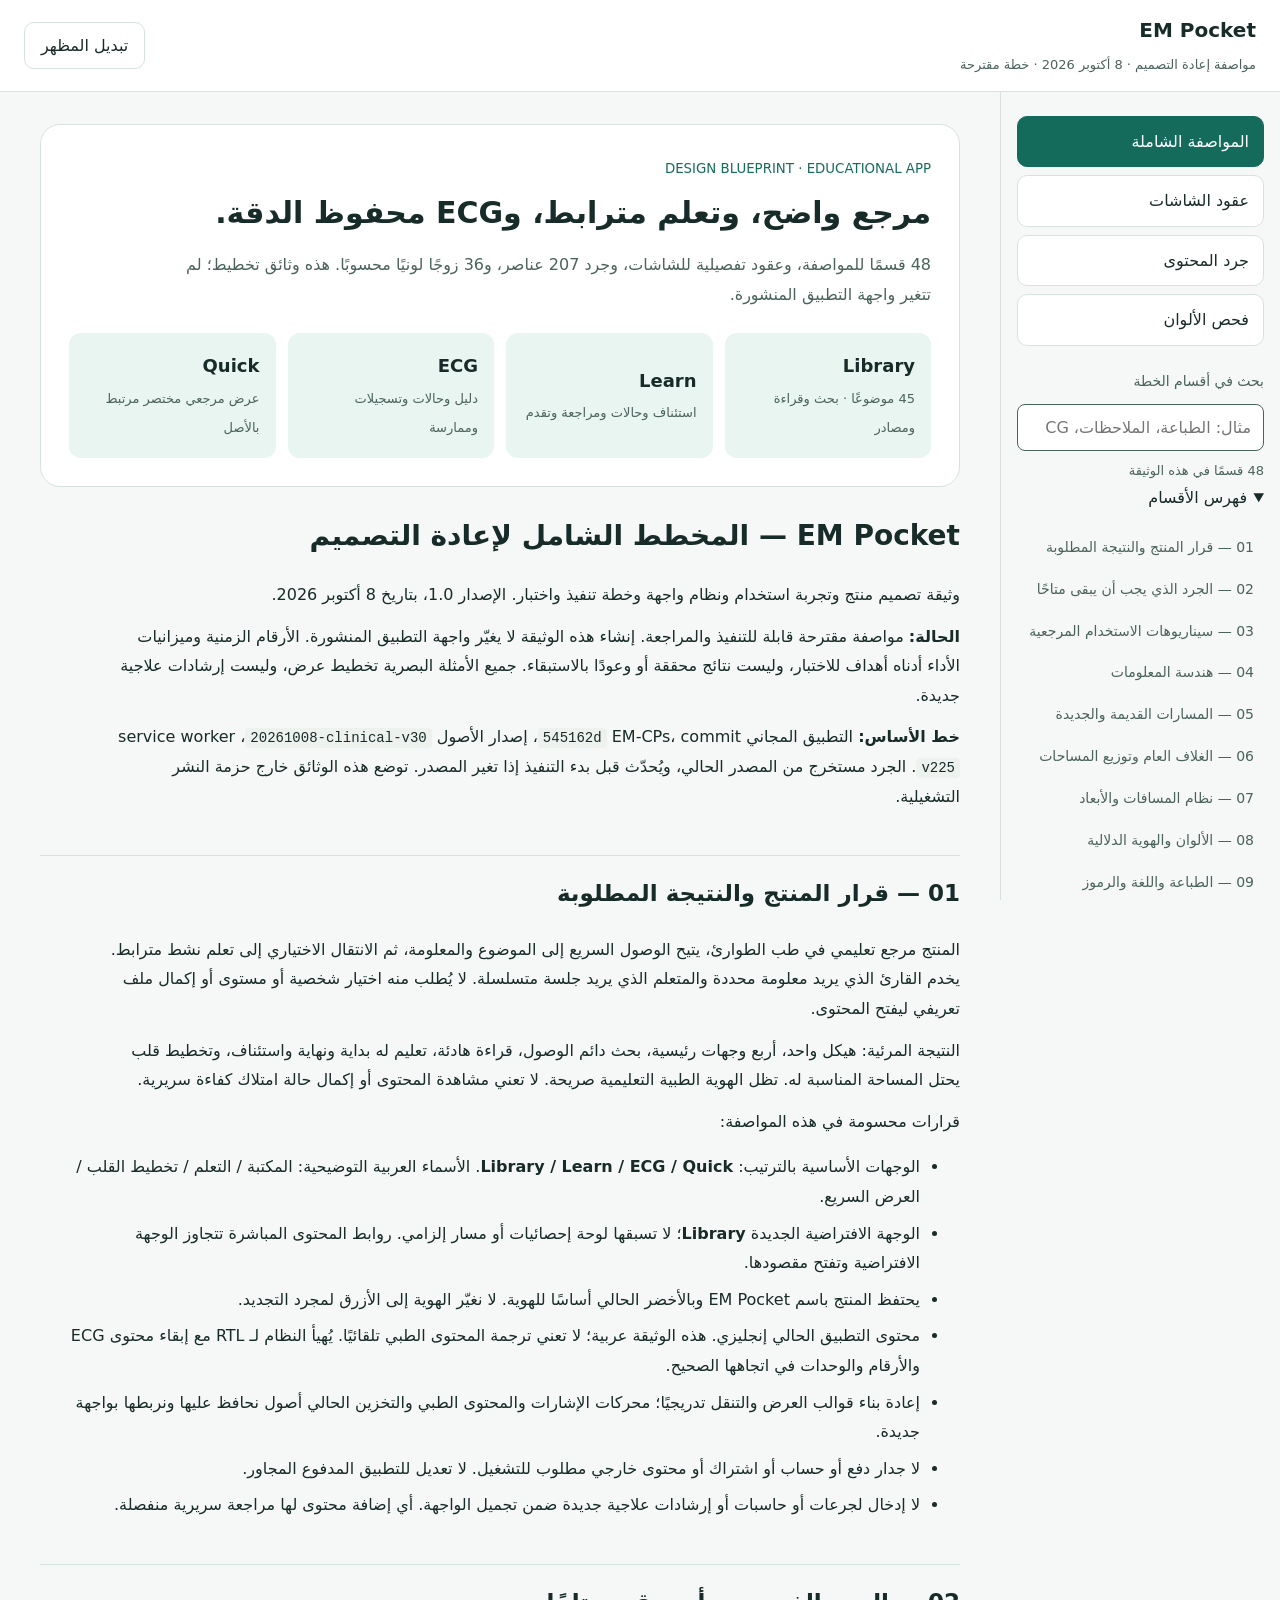
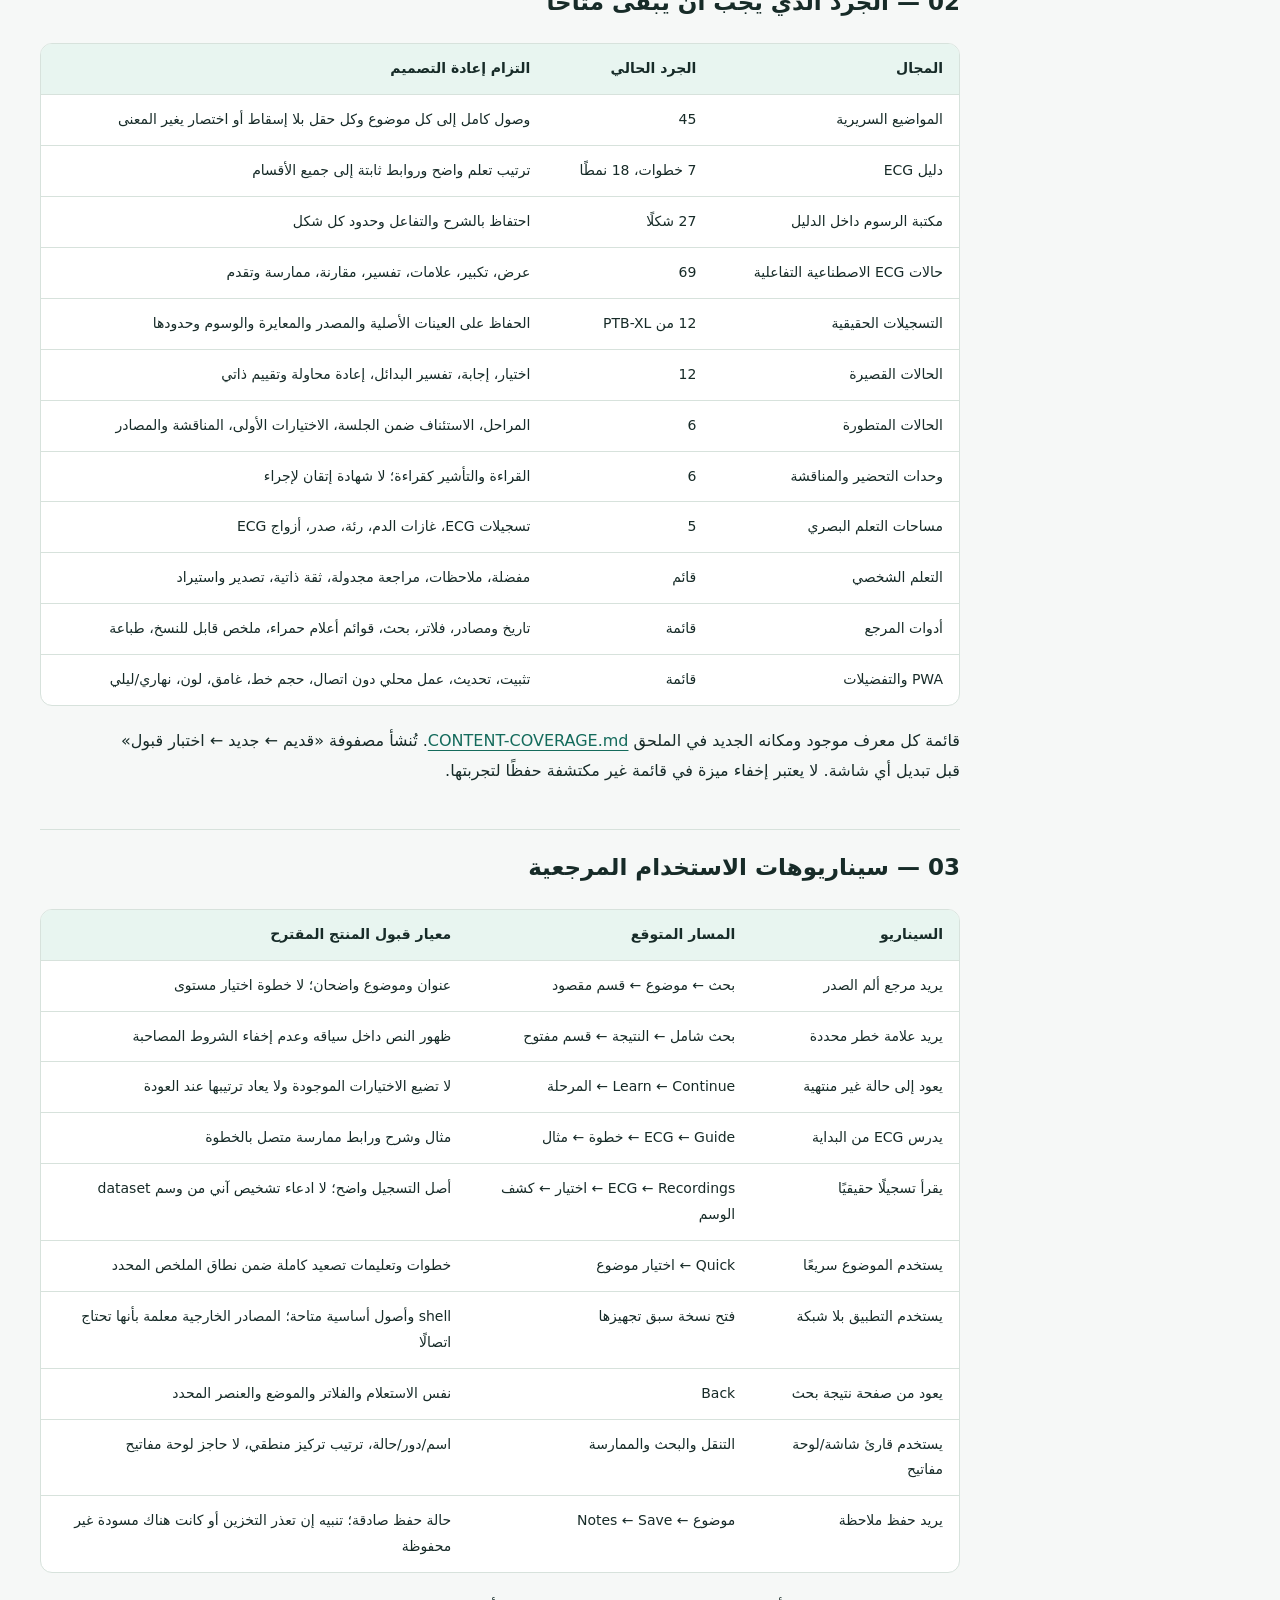
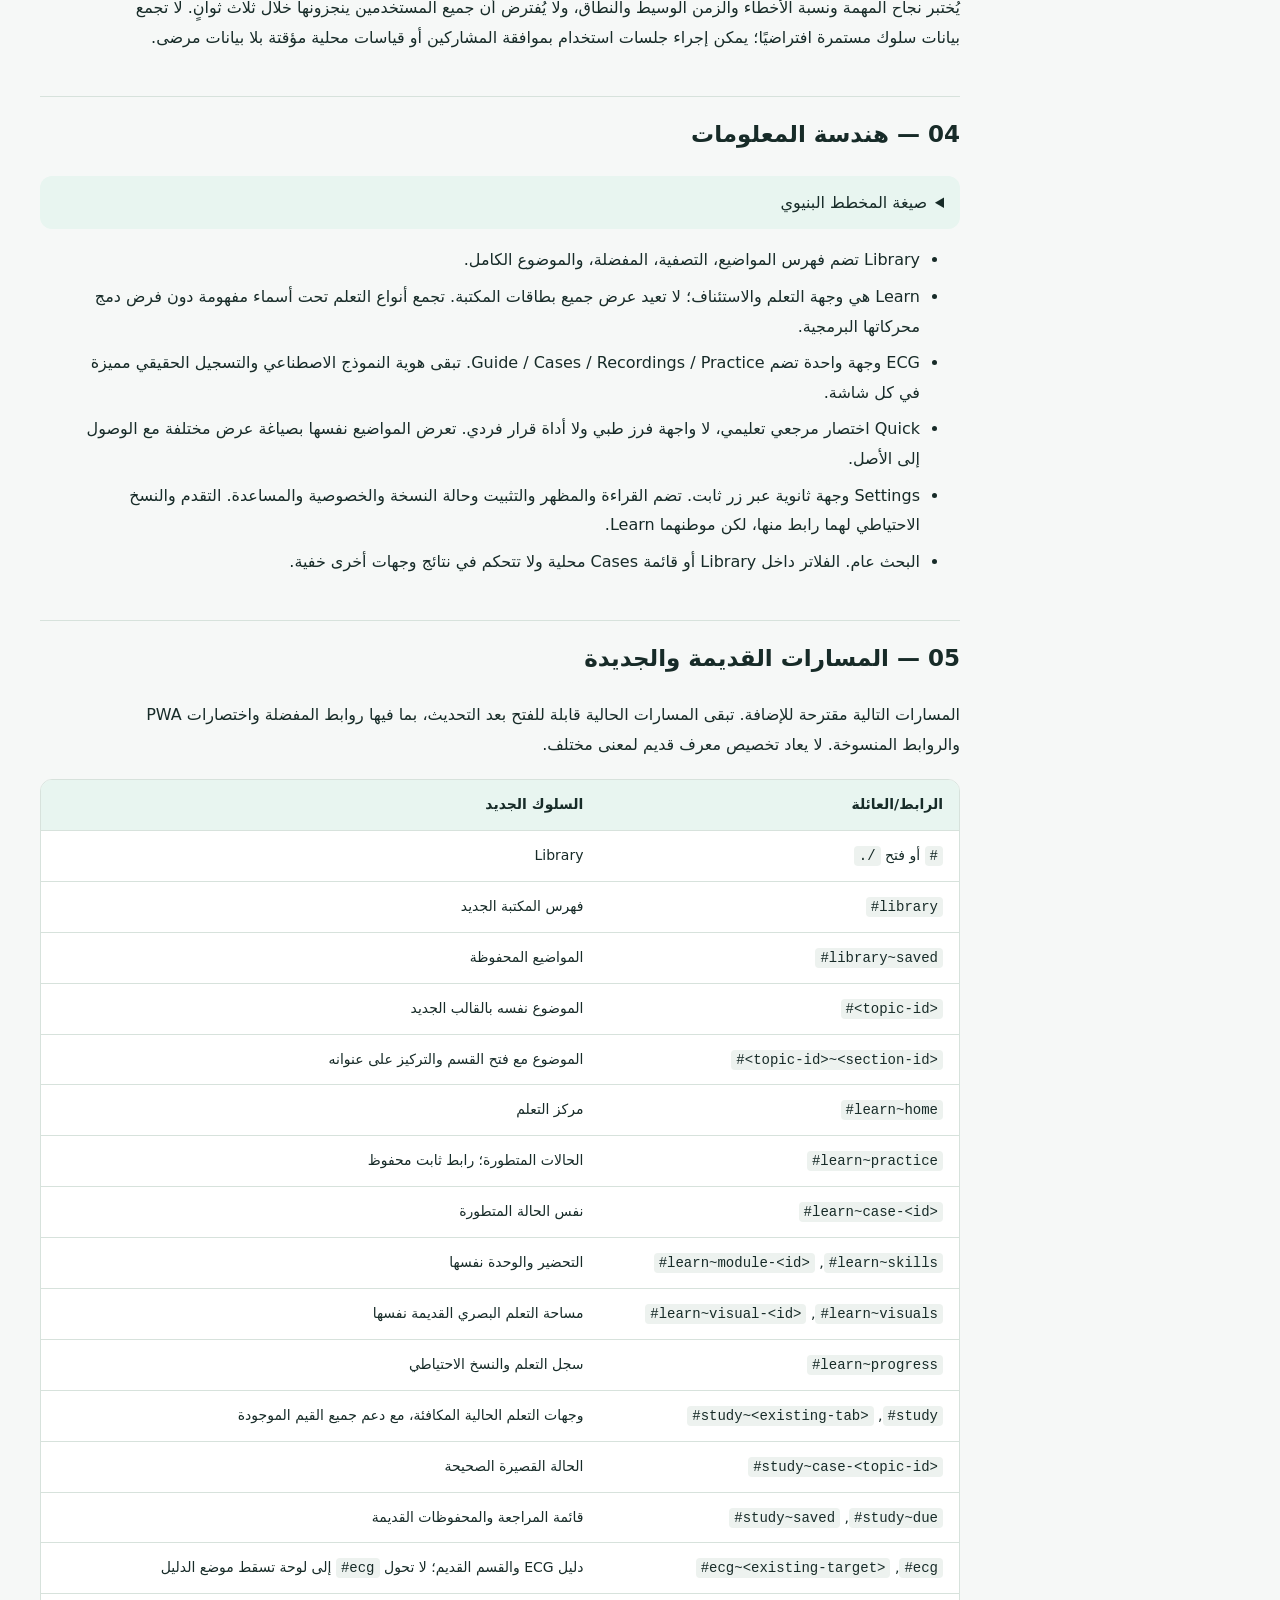
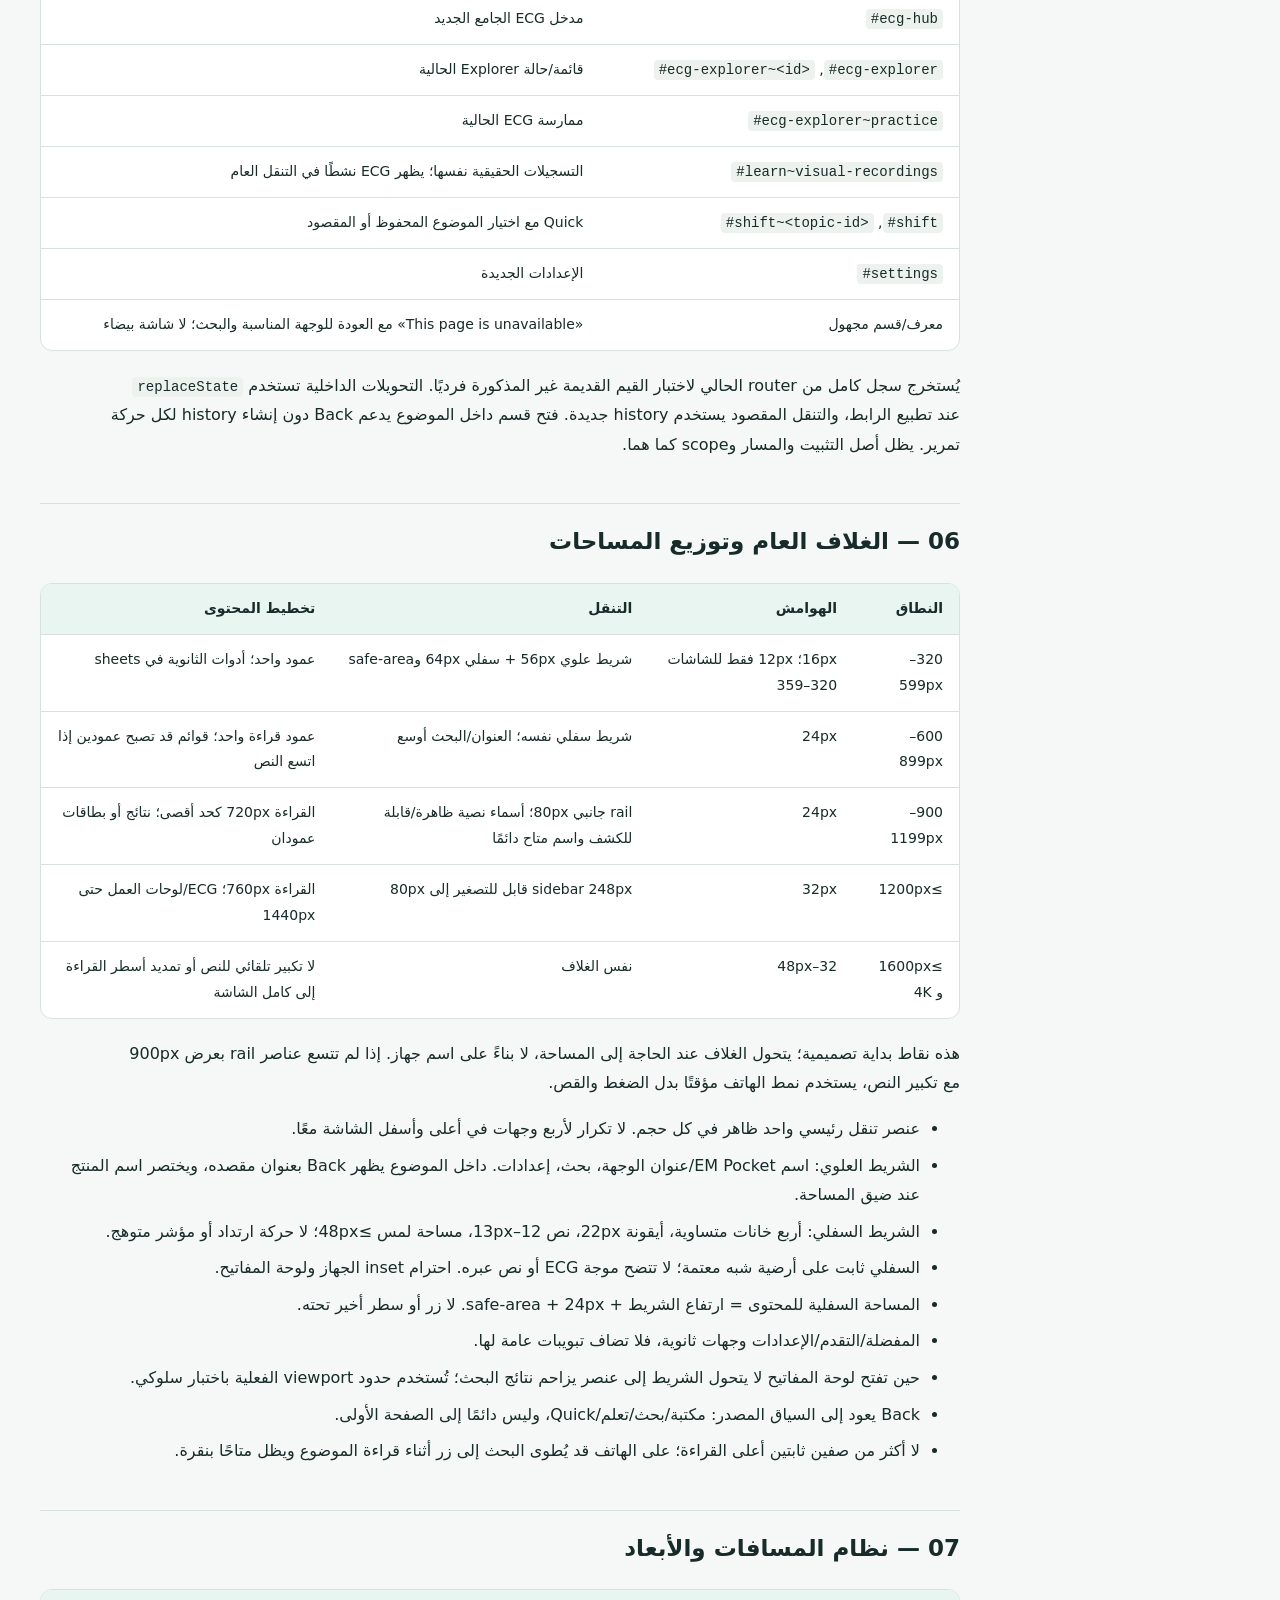
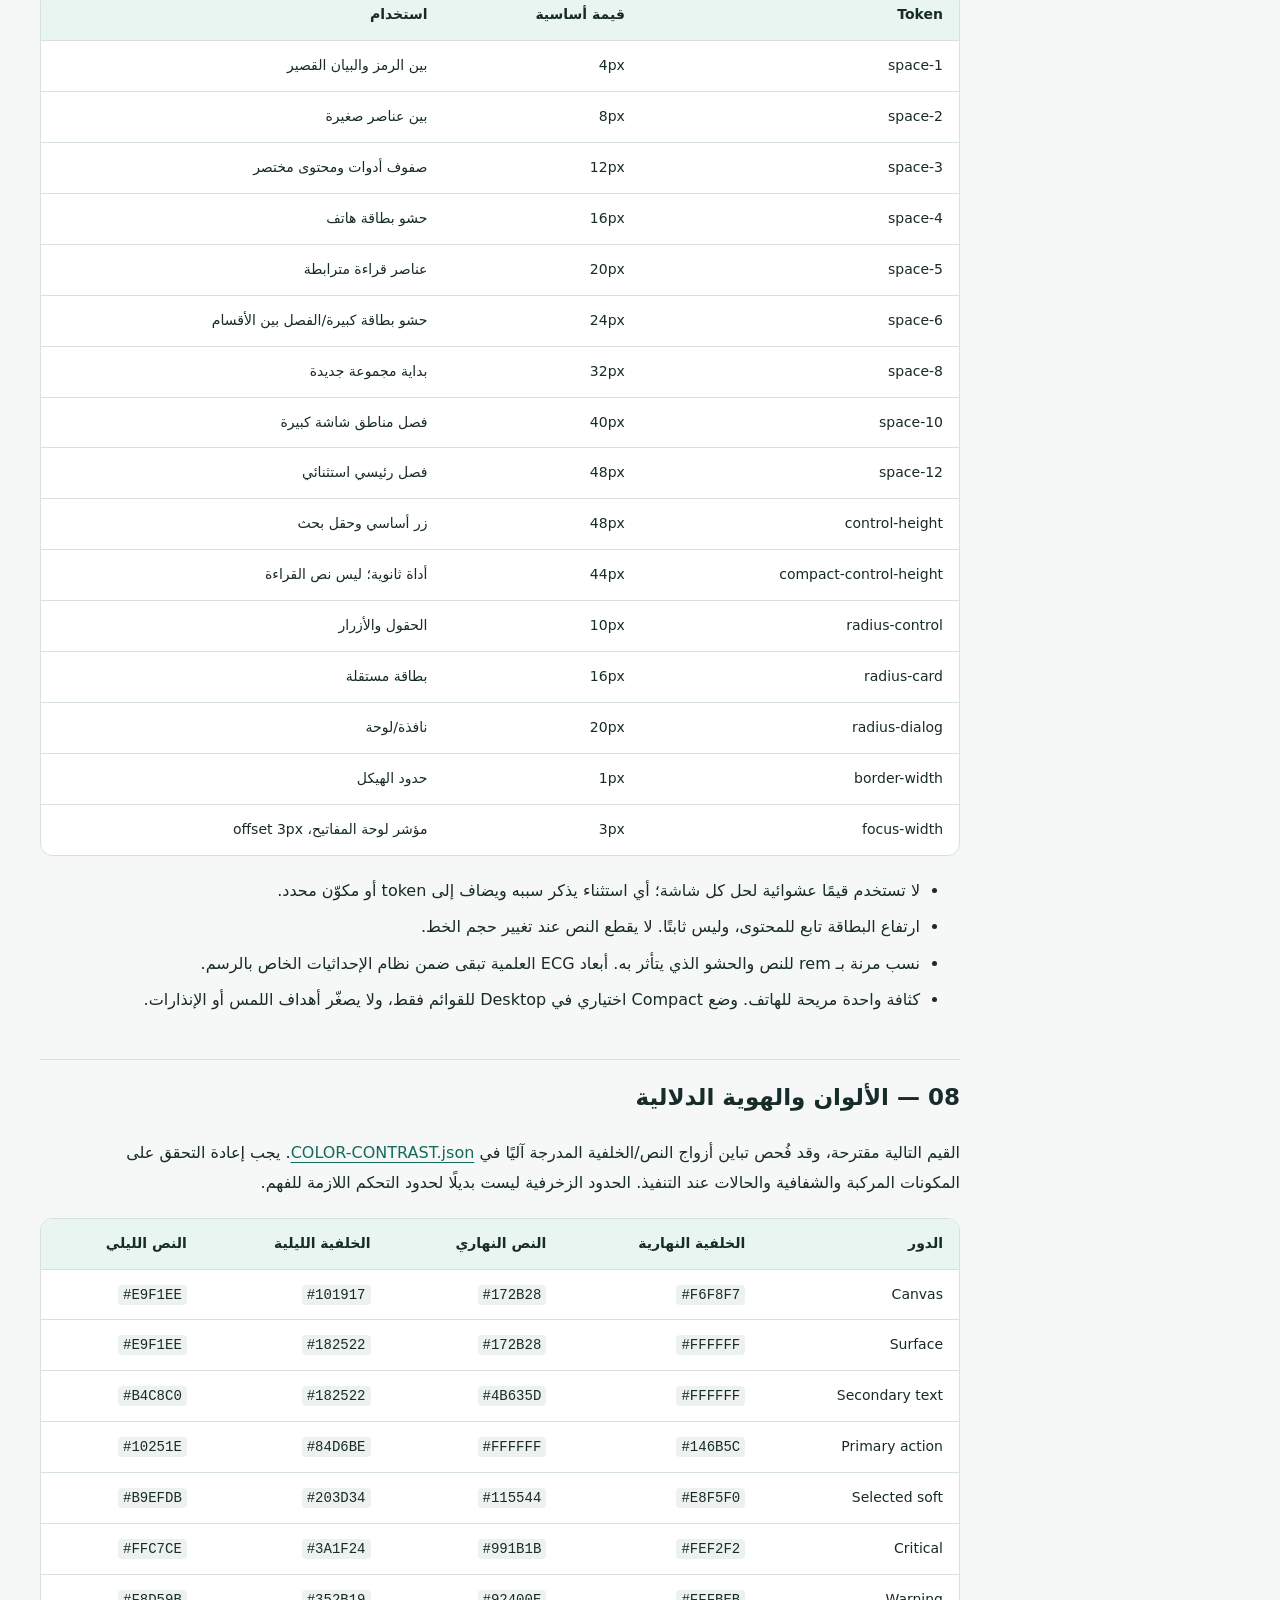
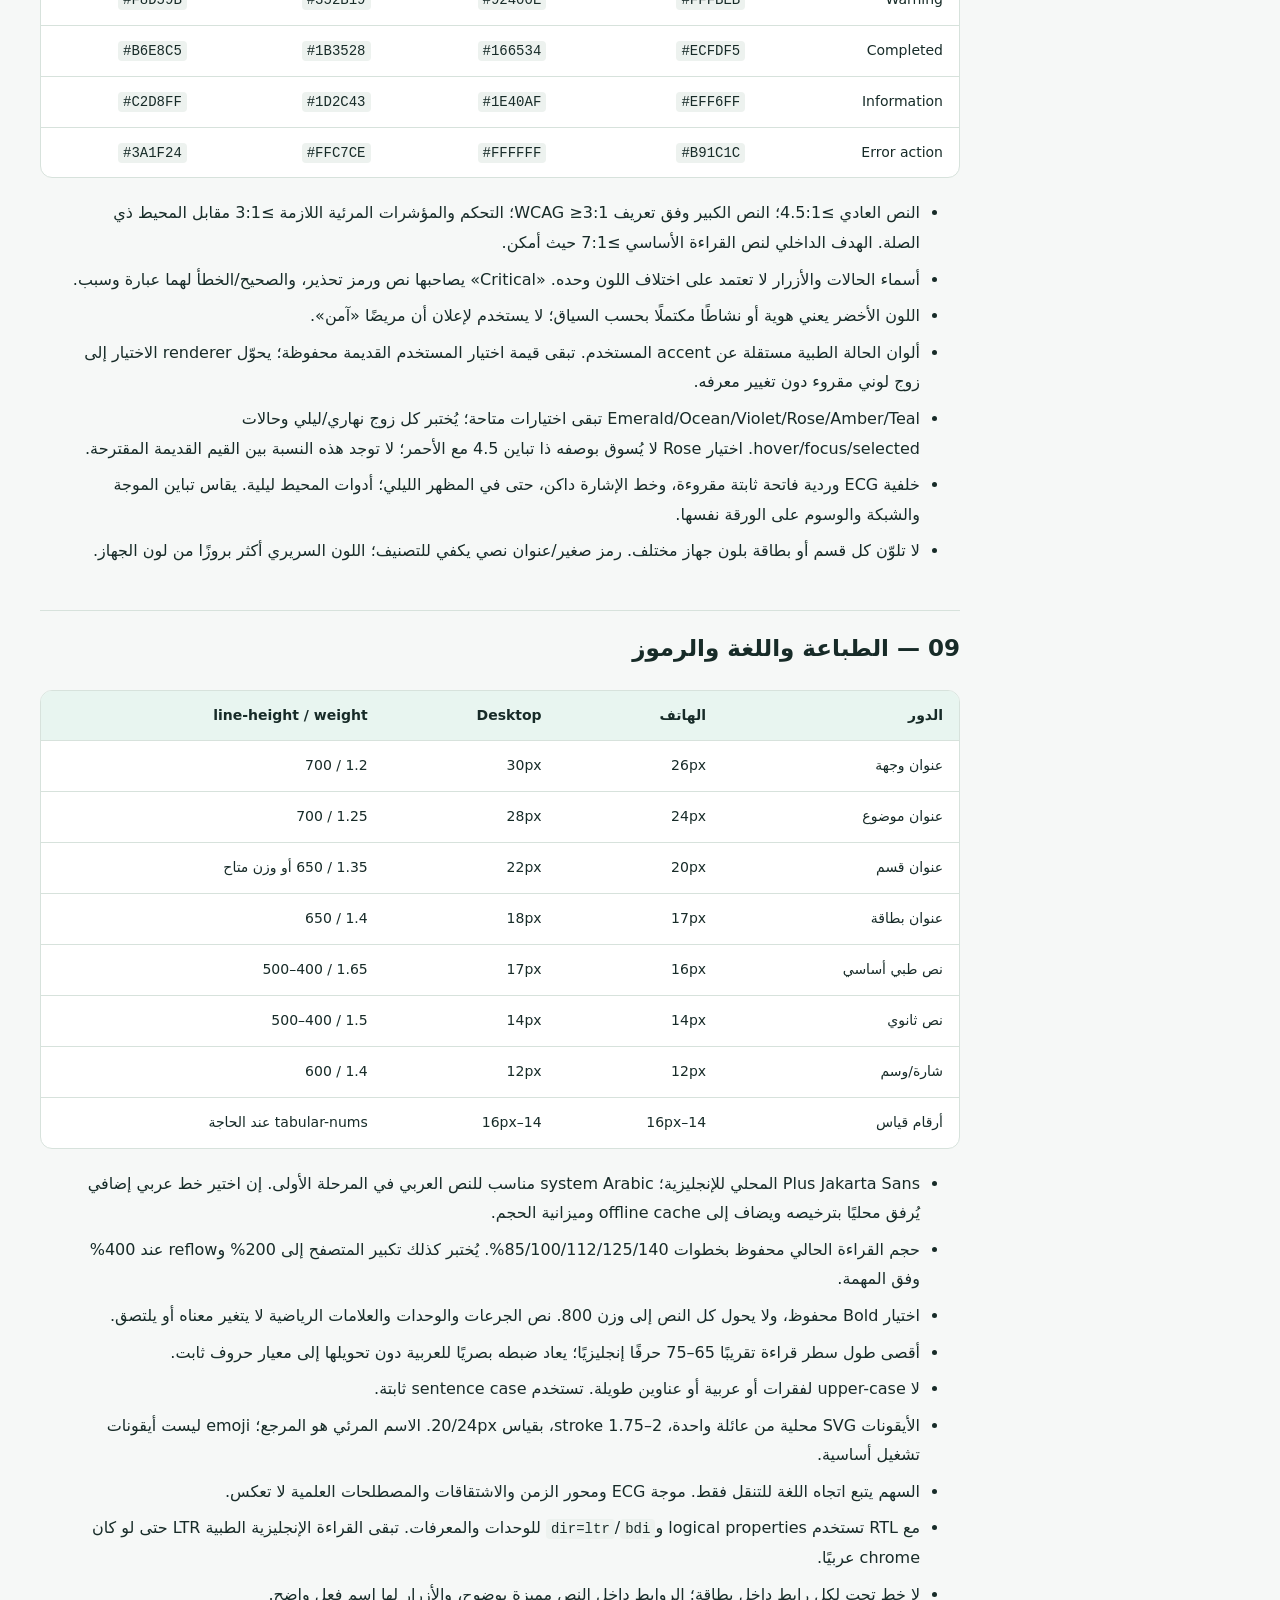
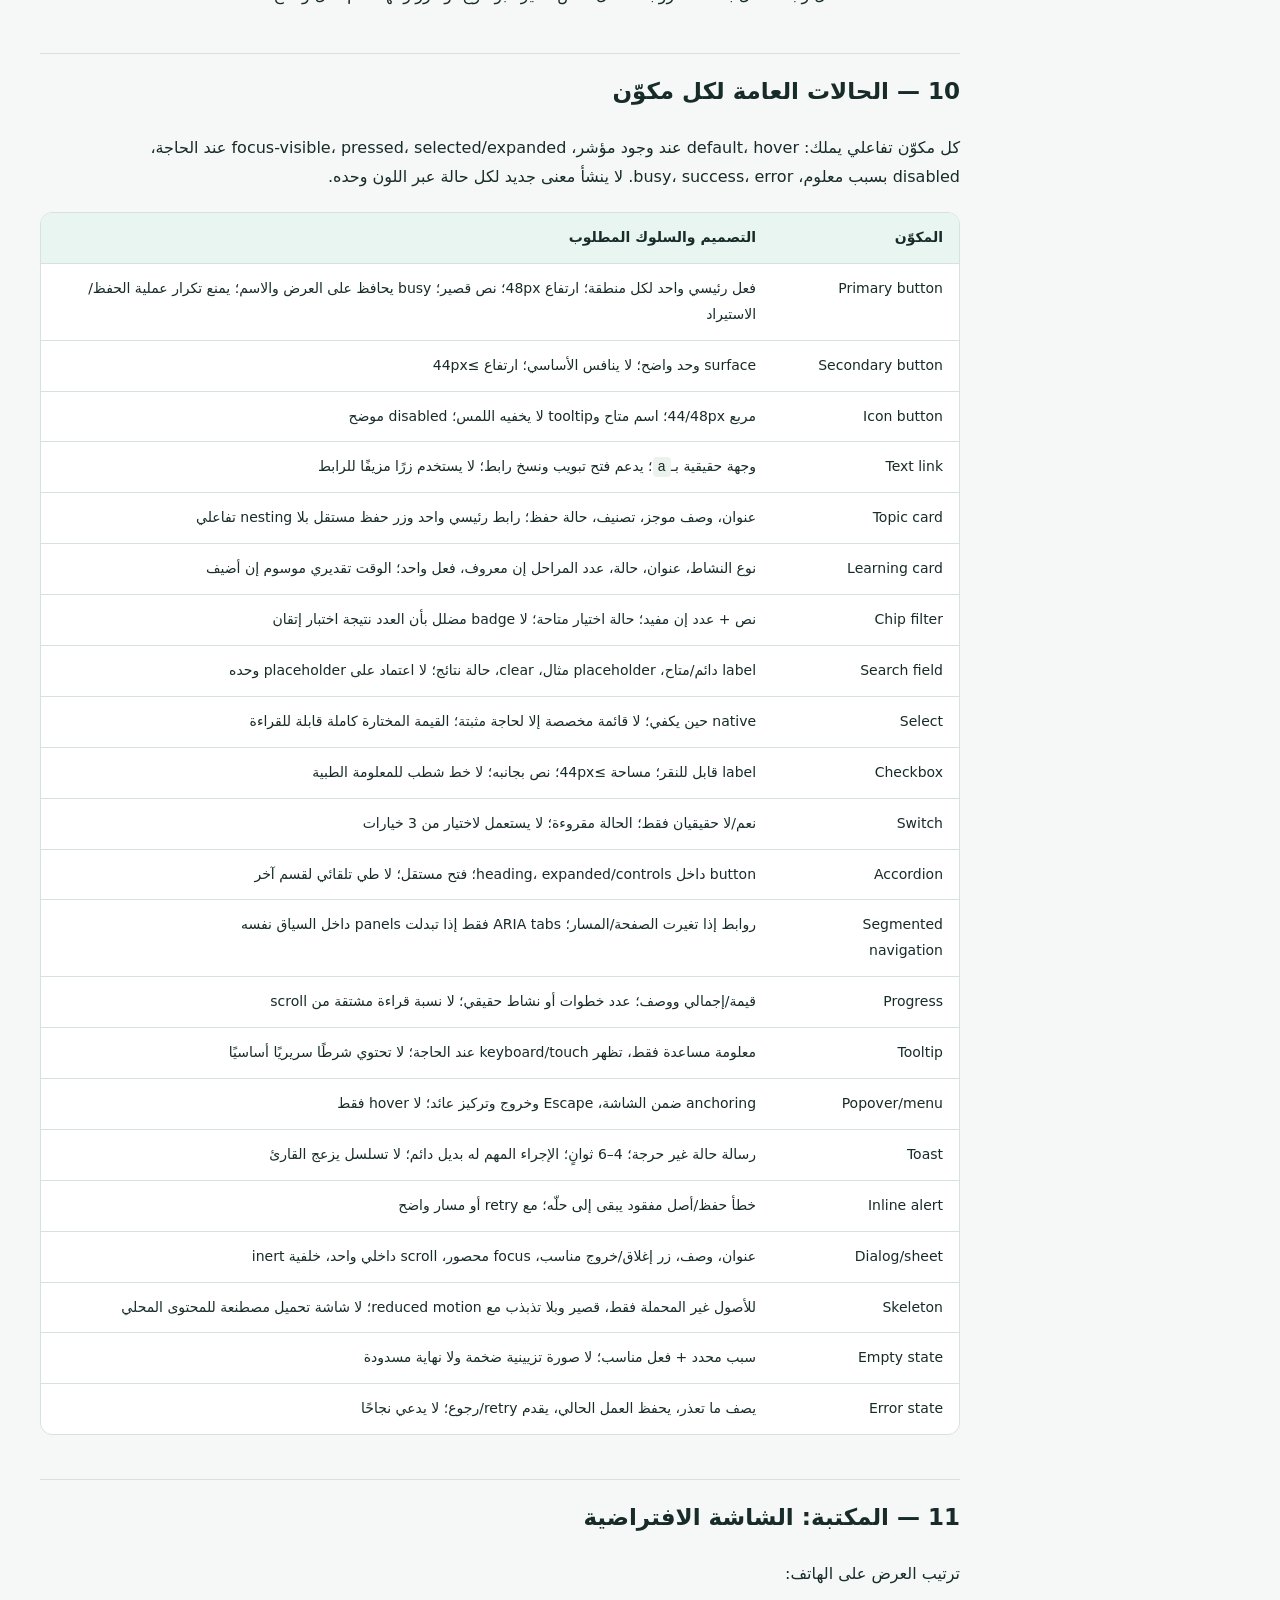
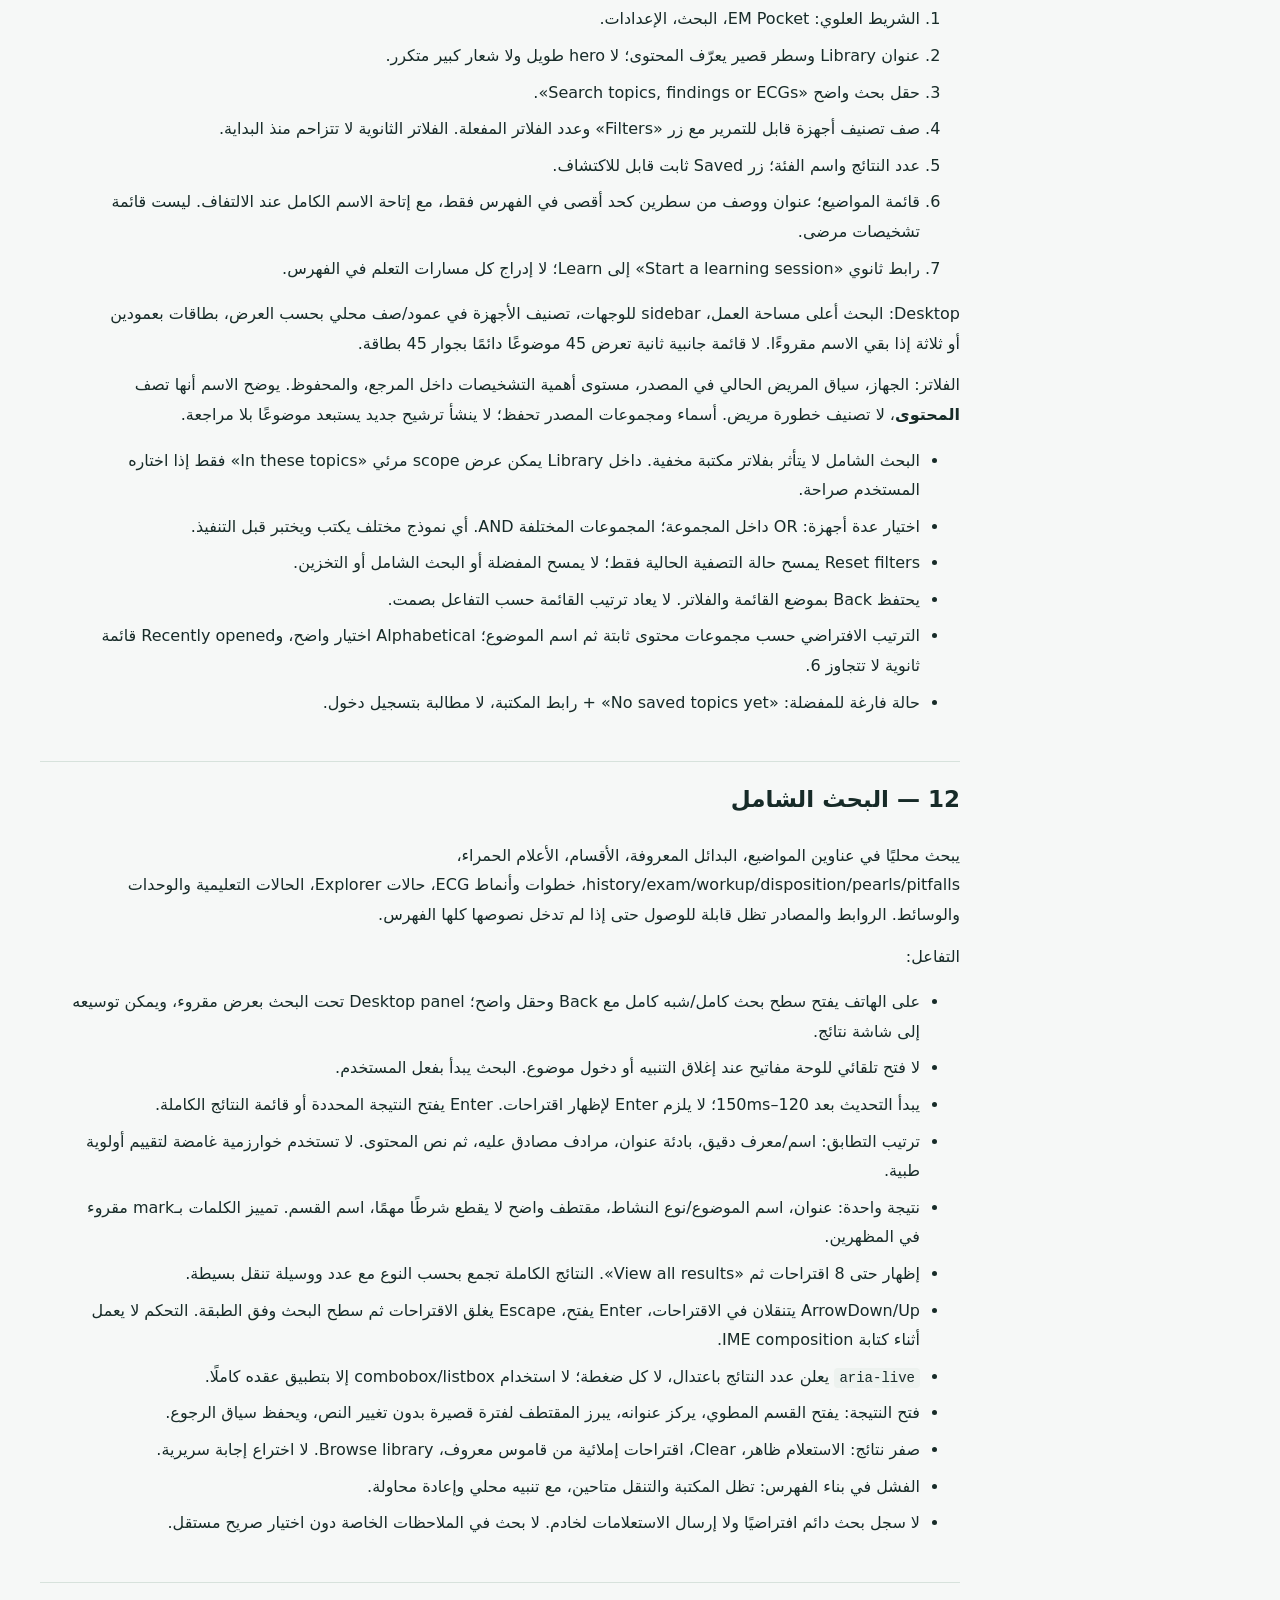
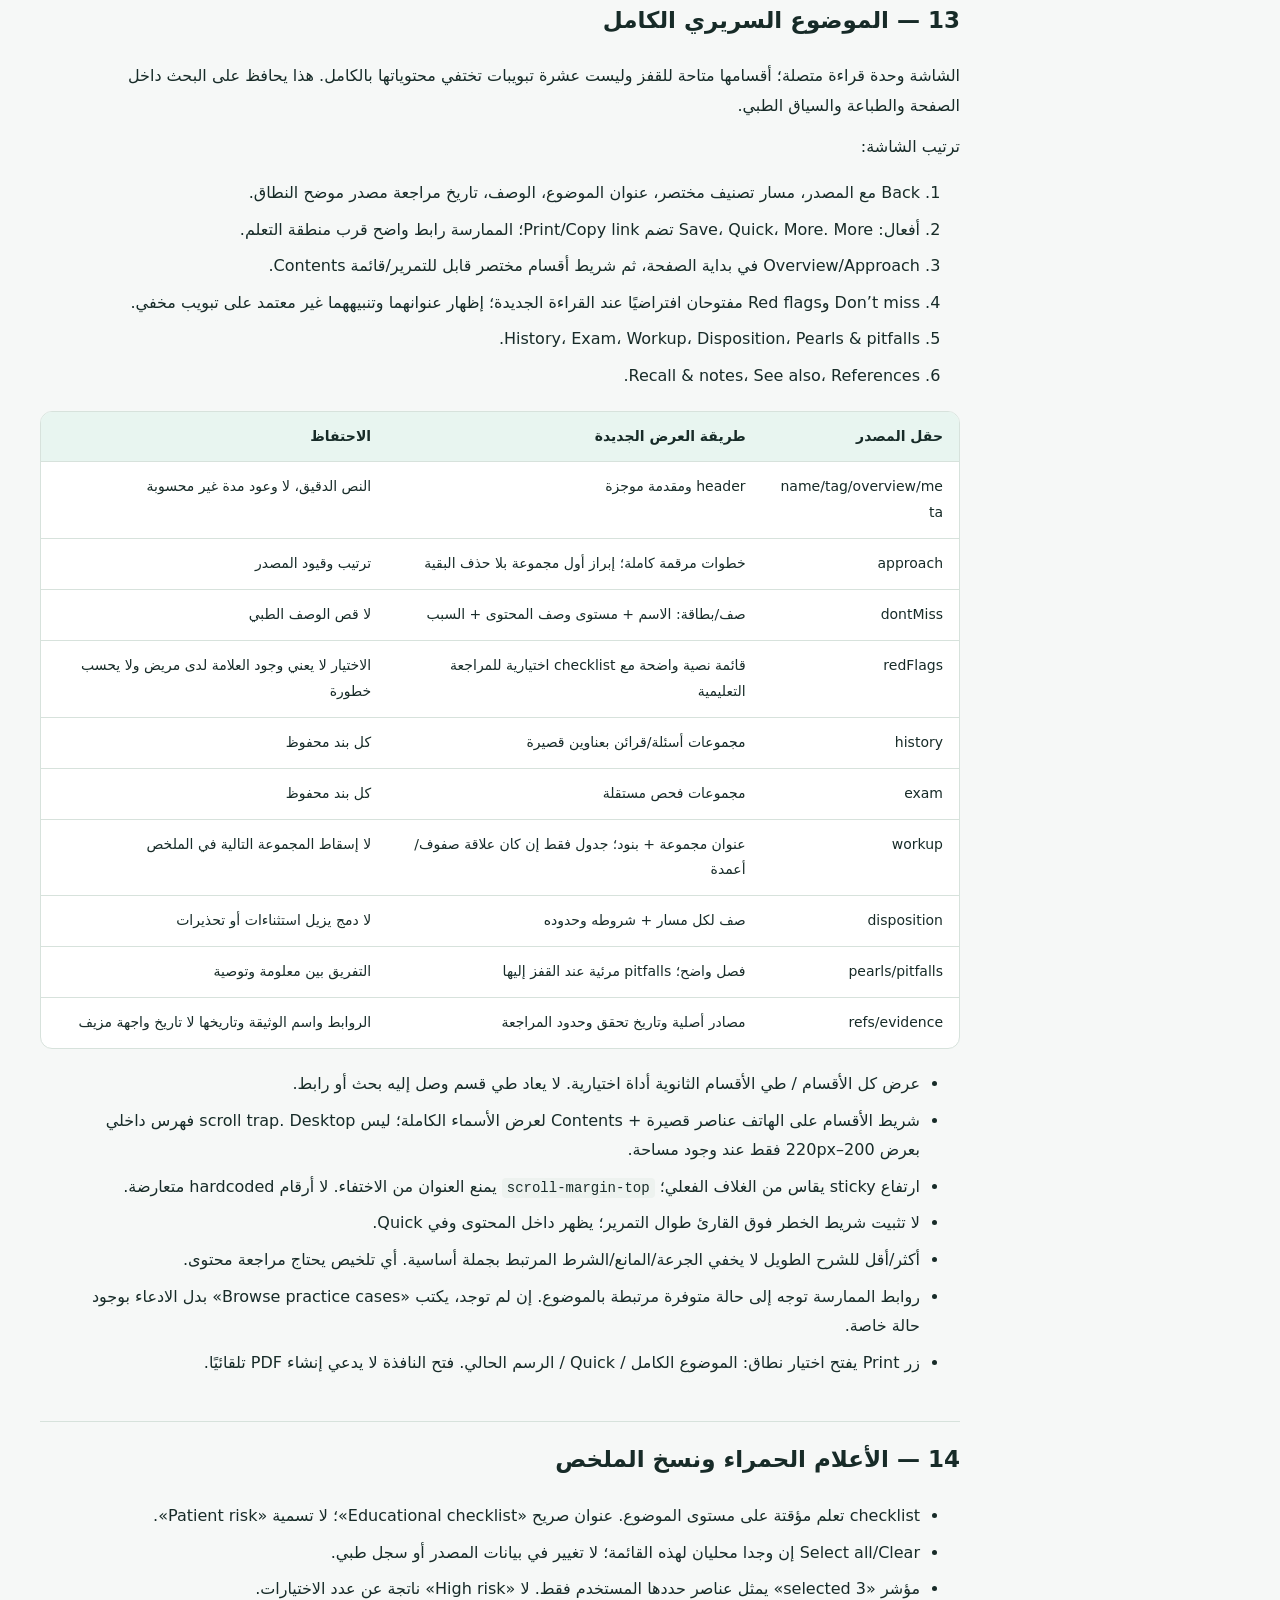
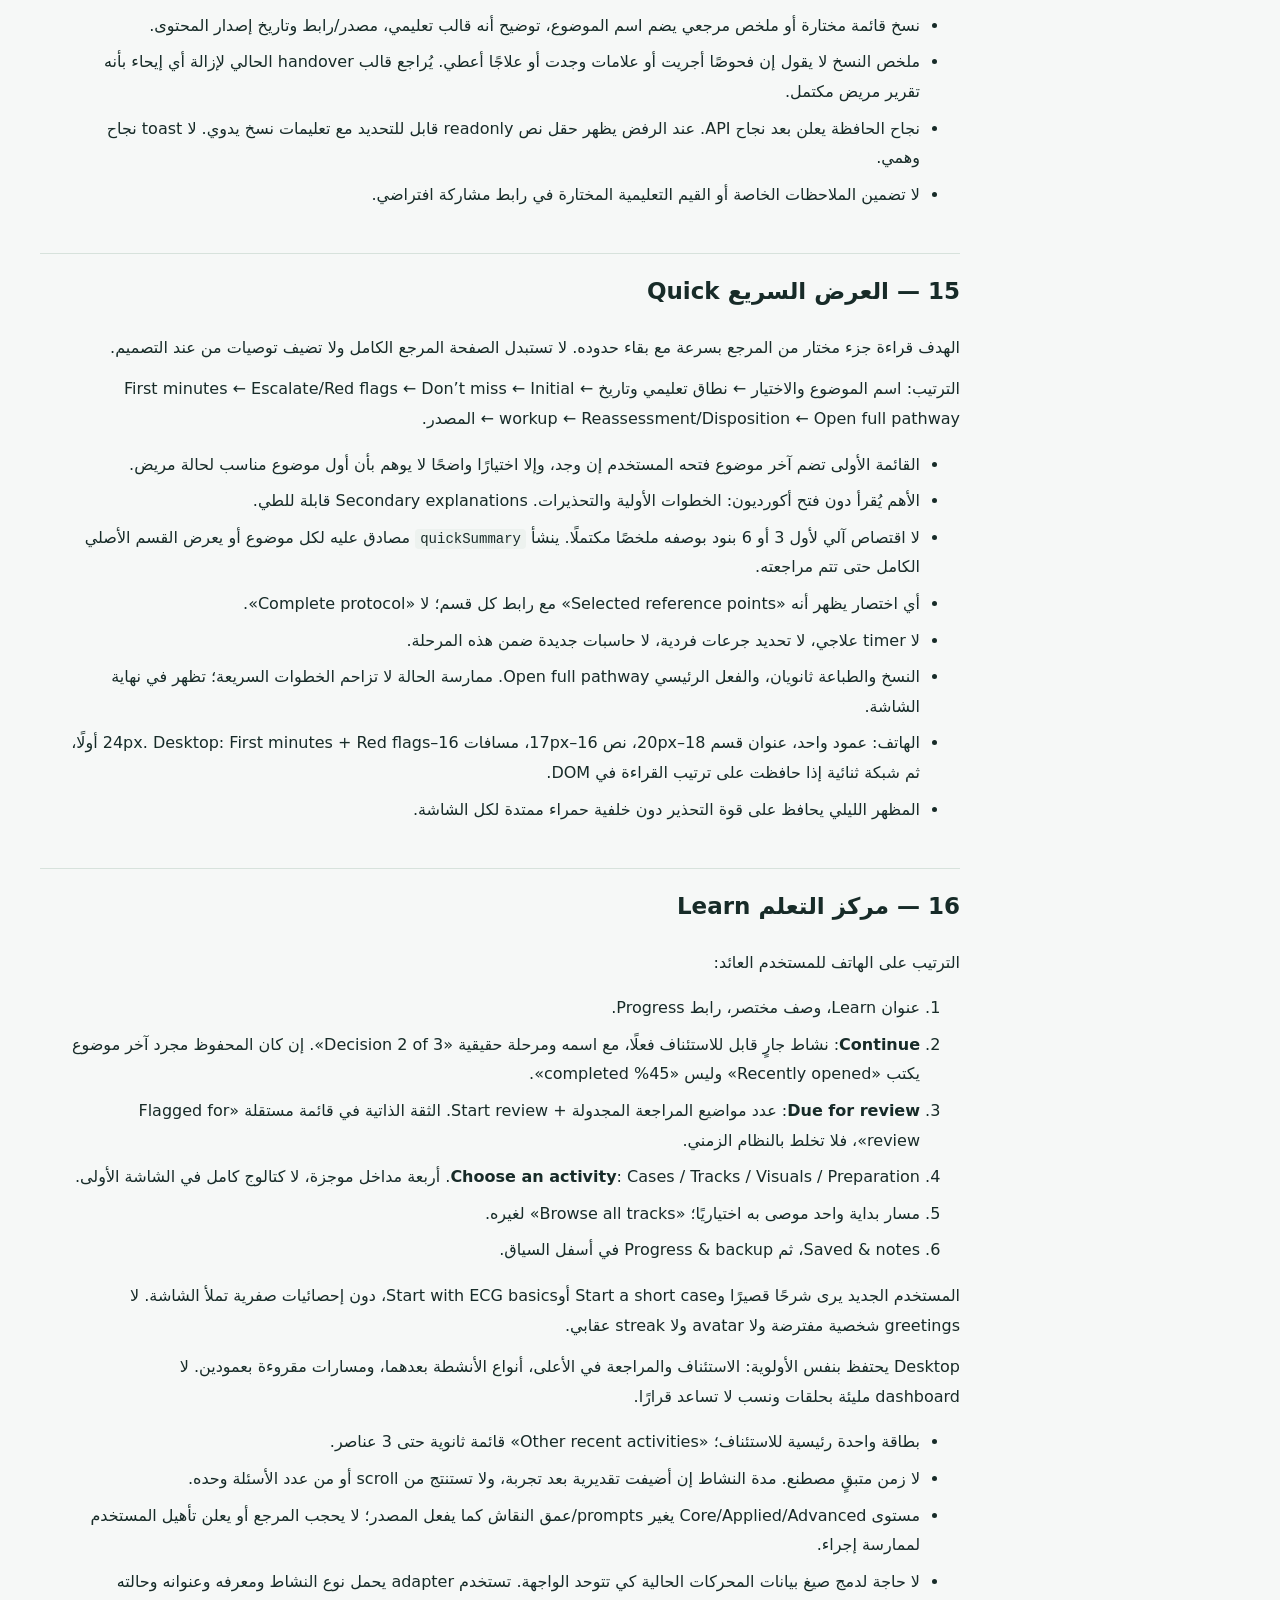
<file: docs/redesign-2026/index.html>
<!doctype html>
<html lang="ar" dir="rtl"><head><meta charset="utf-8"><meta name="viewport" content="width=device-width,initial-scale=1"><meta name="color-scheme" content="light dark"><title>EM Pocket — خطة إعادة التصميم</title><style>
:root{color-scheme:light dark;--canvas:#f6f8f7;--surface:#fff;--ink:#172b28;--muted:#4b635d;--line:#d7e2dc;--brand:#146b5c;--soft:#e8f5f0;--code:#edf2ef;--focus:#146b5c}*{box-sizing:border-box}body{margin:0;background:var(--canvas);color:var(--ink);font:16px/1.85 system-ui,-apple-system,"Segoe UI",sans-serif}a{color:var(--brand);text-underline-offset:4px}button,input{font:inherit}button{cursor:pointer}button:focus-visible,a:focus-visible,input:focus-visible,[tabindex]:focus-visible{outline:3px solid var(--focus);outline-offset:3px}header{position:sticky;top:0;z-index:5;display:flex;align-items:center;justify-content:space-between;gap:16px;background:var(--surface);border-bottom:1px solid var(--line);padding:12px 24px}header strong{font-size:20px}header span{font-size:13px;color:var(--muted)}.theme{border:1px solid var(--line);background:var(--surface);color:var(--ink);border-radius:10px;min-height:44px;padding:8px 16px}.layout{max-width:1600px;margin:auto;display:grid;grid-template-columns:280px minmax(0,1fr)}aside{position:sticky;top:var(--reader-header-size,77px);height:calc(100dvh - var(--reader-header-size,77px));overflow:auto;padding:24px 16px;border-inline-end:1px solid var(--line)}.tabs{display:grid;gap:8px;margin-bottom:20px}.tabs button{display:flex;align-items:center;justify-content:space-between;gap:8px;min-height:48px;padding:10px 14px;text-align:start;background:var(--surface);border:1px solid var(--line);border-radius:10px;color:var(--ink)}.tabs button[aria-current="page"]{background:var(--brand);color:#fff;border-color:var(--brand)}label{font-size:14px;color:var(--muted)}input{display:block;width:100%;min-height:44px;padding:8px 12px;color:var(--ink);background:var(--surface);border:1px solid var(--muted);border-radius:8px;margin:8px 0}.matches{font-size:13px;color:var(--muted);min-height:24px}.toc{list-style:none;padding:0}.toc li{margin:0 0 4px}.toc a{display:block;border-radius:8px;padding:6px 10px;text-decoration:none;color:var(--muted);font-size:14px}.toc a:hover{background:var(--soft);color:var(--ink)}main{min-width:0;padding:32px 40px 80px}.hero{max-width:1040px;margin:0 0 28px;background:var(--surface);border:1px solid var(--line);border-radius:20px;padding:28px}.hero small{color:var(--brand)}.hero h1{font-size:30px;line-height:1.4;margin:10px 0}.hero p{color:var(--muted);max-width:760px}.overview{display:grid;grid-template-columns:repeat(4,minmax(0,1fr));gap:12px;margin-top:24px}.overview button{background:var(--soft);color:var(--ink);border:0;border-radius:12px;padding:16px;min-height:100px;text-align:start}.overview b{display:block;font-size:18px}.overview span{font-size:13px;color:var(--muted)}.document{max-width:1040px;overflow-wrap:anywhere}.document[hidden]{display:none}.document h1{font-size:28px;line-height:1.5}.document h2{font-size:23px;margin:44px 0 20px;padding-top:16px;border-top:1px solid var(--line);scroll-margin-top:calc(var(--reader-header-size,77px) + 16px)}.document h3{font-size:19px;margin-top:28px;scroll-margin-top:calc(var(--reader-header-size,77px) + 16px)}.document p,.document li{max-width:850px}.document p{margin:12px 0}.document li{margin-block:7px}.document strong{font-weight:700}.document code{direction:ltr;unicode-bidi:isolate;font:14px/1.6 ui-monospace,monospace;background:var(--code);padding:2px 5px;border-radius:4px}.document pre{background:var(--surface);border:1px solid var(--line);border-radius:12px;padding:20px;overflow:auto;max-width:100%;font:13px/1.7 ui-monospace,monospace}.document pre code{background:transparent;padding:0;white-space:pre;display:block}.table-scroll{max-width:100%;overflow:auto;margin:20px 0;border:1px solid var(--line);border-radius:12px;background:var(--surface)}table{border-collapse:collapse;min-width:620px;width:100%;font-size:14px}th,td{padding:12px 16px;text-align:start;border-bottom:1px solid var(--line);vertical-align:top}th{background:var(--soft);font-weight:600}tbody tr:last-child td{border-bottom:0}.diagram-source{padding:12px 16px;background:var(--soft);border-radius:12px}.diagram-source summary{cursor:pointer}.palette{display:grid;grid-template-columns:repeat(2,minmax(0,1fr));gap:16px}.swatch{background:var(--surface);border:1px solid var(--line);border-radius:14px;padding:16px}.swatch .sample{padding:22px;border-radius:8px;font-weight:600}.swatch h2{font-size:14px;border:0;padding:0;margin:12px 0 0}.swatch p{font-size:13px;margin:4px 0}footer{font-size:13px;color:var(--muted);margin-top:40px}html[data-theme=dark]{--canvas:#101917;--surface:#182522;--ink:#e9f1ee;--muted:#b4c8c0;--line:#354b42;--brand:#84d6be;--soft:#203d34;--code:#263a32;--focus:#84d6be}html[data-theme=dark] .tabs button[aria-current=page]{color:#10251e}@media(prefers-color-scheme:dark){html:not([data-theme=light]){--canvas:#101917;--surface:#182522;--ink:#e9f1ee;--muted:#b4c8c0;--line:#354b42;--brand:#84d6be;--soft:#203d34;--code:#263a32;--focus:#84d6be}html:not([data-theme=light]) .tabs button[aria-current=page]{color:#10251e}}@media(max-width:900px){header{padding:10px 16px}.layout{grid-template-columns:1fr}aside{position:static;height:auto;padding:16px;border:0}.tabs{grid-template-columns:repeat(2,minmax(0,1fr));margin:0 0 16px}.toc{max-height:220px;overflow:auto}main{padding:16px 16px 48px}.hero{padding:20px}.hero h1{font-size:24px}.overview{grid-template-columns:repeat(2,minmax(0,1fr))}.document h2{font-size:21px}.palette{grid-template-columns:1fr}}@media(max-width:359px){main,aside{padding:12px}header strong{font-size:17px}header span{display:none}.tabs button{font-size:14px}.hero{padding:16px}.hero h1{font-size:22px}}@media print{header,aside,.hero,.diagram-source{display:none!important}.layout{display:block}main{padding:0}.document[hidden]{display:none}.document{max-width:none}.document h2{break-after:avoid}.table-scroll,pre{overflow:visible!important}table{min-width:0;font-size:10pt}body{background:#fff;color:#111;font-size:11pt}.palette{grid-template-columns:repeat(2,1fr)}}
</style></head><body>
<header><div><strong>EM Pocket</strong><br><span>مواصفة إعادة التصميم · 8 أكتوبر 2026 · خطة مقترحة</span></div><button class="theme" id="theme" type="button">تبديل المظهر</button></header>
<div class="layout"><aside aria-label="فهرس خطة التصميم"><nav class="tabs" aria-label="وثائق الخطة"><button data-tab="master" aria-current="page">المواصفة الشاملة</button><button data-tab="contracts">عقود الشاشات</button><button data-tab="coverage">جرد المحتوى</button><button data-tab="colors">فحص الألوان</button></nav><label for="section-search">بحث في أقسام الخطة</label><input id="section-search" type="search" placeholder="مثال: الطباعة، الملاحظات، ECG"><div class="matches" role="status" id="matches"></div><details id="contents"><summary>فهرس الأقسام</summary><ul class="toc" id="toc"></ul></details></aside>
<main id="main"><section class="hero"><small>DESIGN BLUEPRINT · EDUCATIONAL APP</small><h1>مرجع واضح، وتعلم مترابط، وECG محفوظ الدقة.</h1><p>48 قسمًا للمواصفة، وعقود تفصيلية للشاشات، وجرد 207 عناصر، و36 زوجًا لونيًا محسوبًا. هذه وثائق تخطيط؛ لم تتغير واجهة التطبيق المنشورة.</p><div class="overview"><button data-jump="11"><b>Library</b><span>45 موضوعًا · بحث وقراءة ومصادر</span></button><button data-jump="16"><b>Learn</b><span>استئناف وحالات ومراجعة وتقدم</span></button><button data-jump="22"><b>ECG</b><span>دليل وحالات وتسجيلات وممارسة</span></button><button data-jump="15"><b>Quick</b><span>عرض مرجعي مختصر مرتبط بالأصل</span></button></div></section><section class="document" data-document="master"><h1 id="master-section-1" tabindex="-1">EM Pocket — المخطط الشامل لإعادة التصميم</h1><p>وثيقة تصميم منتج وتجربة استخدام ونظام واجهة وخطة تنفيذ واختبار. الإصدار 1.0، بتاريخ 8 أكتوبر 2026.</p>
<p><strong>الحالة:</strong> مواصفة مقترحة قابلة للتنفيذ والمراجعة. إنشاء هذه الوثيقة لا يغيّر واجهة التطبيق المنشورة. الأرقام الزمنية وميزانيات الأداء أدناه أهداف للاختبار، وليست نتائج محققة أو وعودًا بالاستبقاء. جميع الأمثلة البصرية تخطيط عرض، وليست إرشادات علاجية جديدة.</p>
<p><strong>خط الأساس:</strong> التطبيق المجاني EM-CPs، commit <code>545162d</code>، إصدار الأصول <code>20261008-clinical-v30</code>، service worker <code>v225</code>. الجرد مستخرج من المصدر الحالي، ويُحدّث قبل بدء التنفيذ إذا تغير المصدر. توضع هذه الوثائق خارج حزمة النشر التشغيلية.</p>
<h2 id="master-section-2" tabindex="-1">01 — قرار المنتج والنتيجة المطلوبة</h2><p>المنتج مرجع تعليمي في طب الطوارئ، يتيح الوصول السريع إلى الموضوع والمعلومة، ثم الانتقال الاختياري إلى تعلم نشط مترابط. يخدم القارئ الذي يريد معلومة محددة والمتعلم الذي يريد جلسة متسلسلة. لا يُطلب منه اختيار شخصية أو مستوى أو إكمال ملف تعريفي ليفتح المحتوى.</p>
<p>النتيجة المرئية: هيكل واحد، أربع وجهات رئيسية، بحث دائم الوصول، قراءة هادئة، تعليم له بداية ونهاية واستئناف، وتخطيط قلب يحتل المساحة المناسبة له. تظل الهوية الطبية التعليمية صريحة. لا تعني مشاهدة المحتوى أو إكمال حالة امتلاك كفاءة سريرية.</p>
<p>قرارات محسومة في هذه المواصفة:</p>
<ul>
<li>الوجهات الأساسية بالترتيب: <strong>Library / Learn / ECG / Quick</strong>. الأسماء العربية التوضيحية: المكتبة / التعلم / تخطيط القلب / العرض السريع.</li>
<li>الوجهة الافتراضية الجديدة <strong>Library</strong>؛ لا تسبقها لوحة إحصائيات أو مسار إلزامي. روابط المحتوى المباشرة تتجاوز الوجهة الافتراضية وتفتح مقصودها.</li>
<li>يحتفظ المنتج باسم EM Pocket وبالأخضر الحالي أساسًا للهوية. لا نغيّر الهوية إلى الأزرق لمجرد التجديد.</li>
<li>محتوى التطبيق الحالي إنجليزي. هذه الوثيقة عربية؛ لا تعني ترجمة المحتوى الطبي تلقائيًا. يُهيأ النظام لـ RTL مع إبقاء محتوى ECG والأرقام والوحدات في اتجاهها الصحيح.</li>
<li>إعادة بناء قوالب العرض والتنقل تدريجيًا؛ محركات الإشارات والمحتوى الطبي والتخزين الحالي أصول نحافظ عليها ونربطها بواجهة جديدة.</li>
<li>لا جدار دفع أو حساب أو اشتراك أو محتوى خارجي مطلوب للتشغيل. لا تعديل للتطبيق المدفوع المجاور.</li>
<li>لا إدخال لجرعات أو حاسبات أو إرشادات علاجية جديدة ضمن تجميل الواجهة. أي إضافة محتوى لها مراجعة سريرية منفصلة.</li>
</ul>
<h2 id="master-section-3" tabindex="-1">02 — الجرد الذي يجب أن يبقى متاحًا</h2><div class="table-scroll" role="region" aria-label="جدول المواصفة" tabindex="0"><table>
<thead>
<tr>
<th>المجال</th>
<th align="right">الجرد الحالي</th>
<th>التزام إعادة التصميم</th>
</tr>
</thead>
<tbody><tr>
<td>المواضيع السريرية</td>
<td align="right">45</td>
<td>وصول كامل إلى كل موضوع وكل حقل بلا إسقاط أو اختصار يغير المعنى</td>
</tr>
<tr>
<td>دليل ECG</td>
<td align="right">7 خطوات، 18 نمطًا</td>
<td>ترتيب تعلم واضح وروابط ثابتة إلى جميع الأقسام</td>
</tr>
<tr>
<td>مكتبة الرسوم داخل الدليل</td>
<td align="right">27 شكلًا</td>
<td>احتفاظ بالشرح والتفاعل وحدود كل شكل</td>
</tr>
<tr>
<td>حالات ECG الاصطناعية التفاعلية</td>
<td align="right">69</td>
<td>عرض، تكبير، علامات، تفسير، مقارنة، ممارسة وتقدم</td>
</tr>
<tr>
<td>التسجيلات الحقيقية</td>
<td align="right">12 من PTB-XL</td>
<td>الحفاظ على العينات الأصلية والمصدر والمعايرة والوسوم وحدودها</td>
</tr>
<tr>
<td>الحالات القصيرة</td>
<td align="right">12</td>
<td>اختيار، إجابة، تفسير البدائل، إعادة محاولة وتقييم ذاتي</td>
</tr>
<tr>
<td>الحالات المتطورة</td>
<td align="right">6</td>
<td>المراحل، الاستئناف ضمن الجلسة، الاختيارات الأولى، المناقشة والمصادر</td>
</tr>
<tr>
<td>وحدات التحضير والمناقشة</td>
<td align="right">6</td>
<td>القراءة والتأشير كقراءة؛ لا شهادة إتقان لإجراء</td>
</tr>
<tr>
<td>مساحات التعلم البصري</td>
<td align="right">5</td>
<td>تسجيلات ECG، غازات الدم، رئة، صدر، أزواج ECG</td>
</tr>
<tr>
<td>التعلم الشخصي</td>
<td align="right">قائم</td>
<td>مفضلة، ملاحظات، مراجعة مجدولة، ثقة ذاتية، تصدير واستيراد</td>
</tr>
<tr>
<td>أدوات المرجع</td>
<td align="right">قائمة</td>
<td>تاريخ ومصادر، فلاتر، بحث، قوائم أعلام حمراء، ملخص قابل للنسخ، طباعة</td>
</tr>
<tr>
<td>PWA والتفضيلات</td>
<td align="right">قائمة</td>
<td>تثبيت، تحديث، عمل محلي دون اتصال، حجم خط، غامق، لون، نهاري/ليلي</td>
</tr>
</tbody></table></div>
<p>قائمة كل معرف موجود ومكانه الجديد في الملحق <a href="#coverage" data-doc-link="coverage">CONTENT-COVERAGE.md</a>. تُنشأ مصفوفة «قديم ← جديد ← اختبار قبول» قبل تبديل أي شاشة. لا يعتبر إخفاء ميزة في قائمة غير مكتشفة حفظًا لتجربتها.</p>
<h2 id="master-section-4" tabindex="-1">03 — سيناريوهات الاستخدام المرجعية</h2><div class="table-scroll" role="region" aria-label="جدول المواصفة" tabindex="0"><table>
<thead>
<tr>
<th>السيناريو</th>
<th>المسار المتوقع</th>
<th>معيار قبول المنتج المقترح</th>
</tr>
</thead>
<tbody><tr>
<td>يريد مرجع ألم الصدر</td>
<td>بحث ← موضوع ← قسم مقصود</td>
<td>عنوان وموضوع واضحان؛ لا خطوة اختيار مستوى</td>
</tr>
<tr>
<td>يريد علامة خطر محددة</td>
<td>بحث شامل ← النتيجة ← قسم مفتوح</td>
<td>ظهور النص داخل سياقه وعدم إخفاء الشروط المصاحبة</td>
</tr>
<tr>
<td>يعود إلى حالة غير منتهية</td>
<td>Learn ← Continue ← المرحلة</td>
<td>لا تضيع الاختيارات الموجودة ولا يعاد ترتيبها عند العودة</td>
</tr>
<tr>
<td>يدرس ECG من البداية</td>
<td>ECG ← Guide ← خطوة ← مثال</td>
<td>مثال وشرح ورابط ممارسة متصل بالخطوة</td>
</tr>
<tr>
<td>يقرأ تسجيلًا حقيقيًا</td>
<td>ECG ← Recordings ← اختيار ← كشف الوسم</td>
<td>أصل التسجيل واضح؛ لا ادعاء تشخيص آني من وسم dataset</td>
</tr>
<tr>
<td>يستخدم الموضوع سريعًا</td>
<td>Quick ← اختيار موضوع</td>
<td>خطوات وتعليمات تصعيد كاملة ضمن نطاق الملخص المحدد</td>
</tr>
<tr>
<td>يستخدم التطبيق بلا شبكة</td>
<td>فتح نسخة سبق تجهيزها</td>
<td>shell وأصول أساسية متاحة؛ المصادر الخارجية معلمة بأنها تحتاج اتصالًا</td>
</tr>
<tr>
<td>يعود من صفحة نتيجة بحث</td>
<td>Back</td>
<td>نفس الاستعلام والفلاتر والموضع والعنصر المحدد</td>
</tr>
<tr>
<td>يستخدم قارئ شاشة/لوحة مفاتيح</td>
<td>التنقل والبحث والممارسة</td>
<td>اسم/دور/حالة، ترتيب تركيز منطقي، لا حاجز لوحة مفاتيح</td>
</tr>
<tr>
<td>يريد حفظ ملاحظة</td>
<td>موضوع ← Notes ← Save</td>
<td>حالة حفظ صادقة؛ تنبيه إن تعذر التخزين أو كانت هناك مسودة غير محفوظة</td>
</tr>
</tbody></table></div>
<p>يُختبر نجاح المهمة ونسبة الأخطاء والزمن الوسيط والنطاق، ولا يُفترض أن جميع المستخدمين ينجزونها خلال ثلاث ثوانٍ. لا تجمع بيانات سلوك مستمرة افتراضيًا؛ يمكن إجراء جلسات استخدام بموافقة المشاركين أو قياسات محلية مؤقتة بلا بيانات مرضى.</p>
<h2 id="master-section-5" tabindex="-1">04 — هندسة المعلومات</h2><details class="diagram-source"><summary>صيغة المخطط البنيوي</summary><pre dir="ltr"><code>flowchart TD
    Shell[EM Pocket: Search + Settings]
    Shell --&gt; Library[Library]
    Shell --&gt; Learn[Learn]
    Shell --&gt; ECG[ECG]
    Shell --&gt; Quick[Quick]
    Library --&gt; Topic[Clinical topic: all sections]
    Library --&gt; Saved[Saved topics]
    Learn --&gt; Continue[Continue]
    Learn --&gt; Cases[Short + evolving cases]
    Learn --&gt; Tracks[Learning tracks]
    Learn --&gt; Visuals[Visuals + preparation]
    Learn --&gt; Progress[Progress + review + backup]
    ECG --&gt; Guide[7-step guide]
    ECG --&gt; Explorer[69 teaching cases]
    ECG --&gt; Recordings[12 source recordings]
    ECG --&gt; ECGPractice[Practice + saved findings]
    Quick --&gt; QuickTopic[Focused topic summary]
    Topic --&gt; Cases
    Topic --&gt; ECG
    QuickTopic --&gt; Topic</code></pre></details><ul>
<li>Library تضم فهرس المواضيع، التصفية، المفضلة، والموضوع الكامل.</li>
<li>Learn هي وجهة التعلم والاستئناف؛ لا تعيد عرض جميع بطاقات المكتبة. تجمع أنواع التعلم تحت أسماء مفهومة دون فرض دمج محركاتها البرمجية.</li>
<li>ECG وجهة واحدة تضم Guide / Cases / Recordings / Practice. تبقى هوية النموذج الاصطناعي والتسجيل الحقيقي مميزة في كل شاشة.</li>
<li>Quick اختصار مرجعي تعليمي، لا واجهة فرز طبي ولا أداة قرار فردي. تعرض المواضيع نفسها بصياغة عرض مختلفة مع الوصول إلى الأصل.</li>
<li>Settings وجهة ثانوية عبر زر ثابت. تضم القراءة والمظهر والتثبيت وحالة النسخة والخصوصية والمساعدة. التقدم والنسخ الاحتياطي لهما رابط منها، لكن موطنهما Learn.</li>
<li>البحث عام. الفلاتر داخل Library أو قائمة Cases محلية ولا تتحكم في نتائج وجهات أخرى خفية.</li>
</ul>
<h2 id="master-section-6" tabindex="-1">05 — المسارات القديمة والجديدة</h2><p>المسارات التالية مقترحة للإضافة. تبقى المسارات الحالية قابلة للفتح بعد التحديث، بما فيها روابط المفضلة واختصارات PWA والروابط المنسوخة. لا يعاد تخصيص معرف قديم لمعنى مختلف.</p>
<div class="table-scroll" role="region" aria-label="جدول المواصفة" tabindex="0"><table>
<thead>
<tr>
<th>الرابط/العائلة</th>
<th>السلوك الجديد</th>
</tr>
</thead>
<tbody><tr>
<td><code>#</code> أو فتح <code>./</code></td>
<td>Library</td>
</tr>
<tr>
<td><code>#library</code></td>
<td>فهرس المكتبة الجديد</td>
</tr>
<tr>
<td><code>#library~saved</code></td>
<td>المواضيع المحفوظة</td>
</tr>
<tr>
<td><code>#&lt;topic-id&gt;</code></td>
<td>الموضوع نفسه بالقالب الجديد</td>
</tr>
<tr>
<td><code>#&lt;topic-id&gt;~&lt;section-id&gt;</code></td>
<td>الموضوع مع فتح القسم والتركيز على عنوانه</td>
</tr>
<tr>
<td><code>#learn~home</code></td>
<td>مركز التعلم</td>
</tr>
<tr>
<td><code>#learn~practice</code></td>
<td>الحالات المتطورة؛ رابط ثابت محفوظ</td>
</tr>
<tr>
<td><code>#learn~case-&lt;id&gt;</code></td>
<td>نفس الحالة المتطورة</td>
</tr>
<tr>
<td><code>#learn~skills</code>, <code>#learn~module-&lt;id&gt;</code></td>
<td>التحضير والوحدة نفسها</td>
</tr>
<tr>
<td><code>#learn~visuals</code>, <code>#learn~visual-&lt;id&gt;</code></td>
<td>مساحة التعلم البصري القديمة نفسها</td>
</tr>
<tr>
<td><code>#learn~progress</code></td>
<td>سجل التعلم والنسخ الاحتياطي</td>
</tr>
<tr>
<td><code>#study</code>, <code>#study~&lt;existing-tab&gt;</code></td>
<td>وجهات التعلم الحالية المكافئة، مع دعم جميع القيم الموجودة</td>
</tr>
<tr>
<td><code>#study~case-&lt;topic-id&gt;</code></td>
<td>الحالة القصيرة الصحيحة</td>
</tr>
<tr>
<td><code>#study~due</code>, <code>#study~saved</code></td>
<td>قائمة المراجعة والمحفوظات القديمة</td>
</tr>
<tr>
<td><code>#ecg</code>, <code>#ecg~&lt;existing-target&gt;</code></td>
<td>دليل ECG والقسم القديم؛ لا تحول <code>#ecg</code> إلى لوحة تسقط موضع الدليل</td>
</tr>
<tr>
<td><code>#ecg-hub</code></td>
<td>مدخل ECG الجامع الجديد</td>
</tr>
<tr>
<td><code>#ecg-explorer</code>, <code>#ecg-explorer~&lt;id&gt;</code></td>
<td>قائمة/حالة Explorer الحالية</td>
</tr>
<tr>
<td><code>#ecg-explorer~practice</code></td>
<td>ممارسة ECG الحالية</td>
</tr>
<tr>
<td><code>#learn~visual-recordings</code></td>
<td>التسجيلات الحقيقية نفسها؛ يظهر ECG نشطًا في التنقل العام</td>
</tr>
<tr>
<td><code>#shift</code>, <code>#shift~&lt;topic-id&gt;</code></td>
<td>Quick مع اختيار الموضوع المحفوظ أو المقصود</td>
</tr>
<tr>
<td><code>#settings</code></td>
<td>الإعدادات الجديدة</td>
</tr>
<tr>
<td>معرف/قسم مجهول</td>
<td>«This page is unavailable» مع العودة للوجهة المناسبة والبحث؛ لا شاشة بيضاء</td>
</tr>
</tbody></table></div>
<p>يُستخرج سجل كامل من router الحالي لاختبار القيم القديمة غير المذكورة فرديًا. التحويلات الداخلية تستخدم <code>replaceState</code> عند تطبيع الرابط، والتنقل المقصود يستخدم history جديدة. فتح قسم داخل الموضوع يدعم Back دون إنشاء history لكل حركة تمرير. يظل أصل التثبيت والمسار وscope كما هما.</p>
<h2 id="master-section-7" tabindex="-1">06 — الغلاف العام وتوزيع المساحات</h2><div class="table-scroll" role="region" aria-label="جدول المواصفة" tabindex="0"><table>
<thead>
<tr>
<th>النطاق</th>
<th align="right">الهوامش</th>
<th>التنقل</th>
<th>تخطيط المحتوى</th>
</tr>
</thead>
<tbody><tr>
<td>320–599px</td>
<td align="right">16px؛ 12px فقط للشاشات 320–359</td>
<td>شريط علوي 56px + سفلي 64px وsafe-area</td>
<td>عمود واحد؛ أدوات الثانوية في sheets</td>
</tr>
<tr>
<td>600–899px</td>
<td align="right">24px</td>
<td>شريط سفلي نفسه؛ العنوان/البحث أوسع</td>
<td>عمود قراءة واحد؛ قوائم قد تصبح عمودين إذا اتسع النص</td>
</tr>
<tr>
<td>900–1199px</td>
<td align="right">24px</td>
<td>rail جانبي 80px؛ أسماء نصية ظاهرة/قابلة للكشف واسم متاح دائمًا</td>
<td>القراءة 720px كحد أقصى؛ نتائج أو بطاقات عمودان</td>
</tr>
<tr>
<td>≥1200px</td>
<td align="right">32px</td>
<td>sidebar 248px قابل للتصغير إلى 80px</td>
<td>القراءة 760px؛ ECG/لوحات العمل حتى 1440px</td>
</tr>
<tr>
<td>≥1600px و 4K</td>
<td align="right">32–48px</td>
<td>نفس الغلاف</td>
<td>لا تكبير تلقائي للنص أو تمديد أسطر القراءة إلى كامل الشاشة</td>
</tr>
</tbody></table></div>
<p>هذه نقاط بداية تصميمية؛ يتحول الغلاف عند الحاجة إلى المساحة، لا بناءً على اسم جهاز. إذا لم تتسع عناصر rail بعرض 900px مع تكبير النص، يستخدم نمط الهاتف مؤقتًا بدل الضغط والقص.</p>
<ul>
<li>عنصر تنقل رئيسي واحد ظاهر في كل حجم. لا تكرار لأربع وجهات في أعلى وأسفل الشاشة معًا.</li>
<li>الشريط العلوي: اسم EM Pocket/عنوان الوجهة، بحث، إعدادات. داخل الموضوع يظهر Back بعنوان مقصده، ويختصر اسم المنتج عند ضيق المساحة.</li>
<li>الشريط السفلي: أربع خانات متساوية، أيقونة 22px، نص 12–13px، مساحة لمس ≥48px؛ لا حركة ارتداد أو مؤشر متوهج.</li>
<li>السفلي ثابت على أرضية شبه معتمة؛ لا تتضح موجة ECG أو نص عبره. احترام inset الجهاز ولوحة المفاتيح.</li>
<li>المساحة السفلية للمحتوى = ارتفاع الشريط + safe-area + 24px. لا زر أو سطر أخير تحته.</li>
<li>المفضلة/التقدم/الإعدادات وجهات ثانوية، فلا تضاف تبويبات عامة لها.</li>
<li>حين تفتح لوحة المفاتيح لا يتحول الشريط إلى عنصر يزاحم نتائج البحث؛ تُستخدم حدود viewport الفعلية باختبار سلوكي.</li>
<li>Back يعود إلى السياق المصدر: مكتبة/بحث/تعلم/Quick، وليس دائمًا إلى الصفحة الأولى.</li>
<li>لا أكثر من صفين ثابتين أعلى القراءة؛ على الهاتف قد يُطوى البحث إلى زر أثناء قراءة الموضوع ويظل متاحًا بنقرة.</li>
</ul>
<h2 id="master-section-8" tabindex="-1">07 — نظام المسافات والأبعاد</h2><div class="table-scroll" role="region" aria-label="جدول المواصفة" tabindex="0"><table>
<thead>
<tr>
<th>Token</th>
<th align="right">قيمة أساسية</th>
<th>استخدام</th>
</tr>
</thead>
<tbody><tr>
<td>space-1</td>
<td align="right">4px</td>
<td>بين الرمز والبيان القصير</td>
</tr>
<tr>
<td>space-2</td>
<td align="right">8px</td>
<td>بين عناصر صغيرة</td>
</tr>
<tr>
<td>space-3</td>
<td align="right">12px</td>
<td>صفوف أدوات ومحتوى مختصر</td>
</tr>
<tr>
<td>space-4</td>
<td align="right">16px</td>
<td>حشو بطاقة هاتف</td>
</tr>
<tr>
<td>space-5</td>
<td align="right">20px</td>
<td>عناصر قراءة مترابطة</td>
</tr>
<tr>
<td>space-6</td>
<td align="right">24px</td>
<td>حشو بطاقة كبيرة/الفصل بين الأقسام</td>
</tr>
<tr>
<td>space-8</td>
<td align="right">32px</td>
<td>بداية مجموعة جديدة</td>
</tr>
<tr>
<td>space-10</td>
<td align="right">40px</td>
<td>فصل مناطق شاشة كبيرة</td>
</tr>
<tr>
<td>space-12</td>
<td align="right">48px</td>
<td>فصل رئيسي استثنائي</td>
</tr>
<tr>
<td>control-height</td>
<td align="right">48px</td>
<td>زر أساسي وحقل بحث</td>
</tr>
<tr>
<td>compact-control-height</td>
<td align="right">44px</td>
<td>أداة ثانوية؛ ليس نص القراءة</td>
</tr>
<tr>
<td>radius-control</td>
<td align="right">10px</td>
<td>الحقول والأزرار</td>
</tr>
<tr>
<td>radius-card</td>
<td align="right">16px</td>
<td>بطاقة مستقلة</td>
</tr>
<tr>
<td>radius-dialog</td>
<td align="right">20px</td>
<td>نافذة/لوحة</td>
</tr>
<tr>
<td>border-width</td>
<td align="right">1px</td>
<td>حدود الهيكل</td>
</tr>
<tr>
<td>focus-width</td>
<td align="right">3px</td>
<td>مؤشر لوحة المفاتيح، offset 3px</td>
</tr>
</tbody></table></div>
<ul>
<li>لا تستخدم قيمًا عشوائية لحل كل شاشة؛ أي استثناء يذكر سببه ويضاف إلى token أو مكوّن محدد.</li>
<li>ارتفاع البطاقة تابع للمحتوى، وليس ثابتًا. لا يقطع النص عند تغيير حجم الخط.</li>
<li>نسب مرنة بـ rem للنص والحشو الذي يتأثر به. أبعاد ECG العلمية تبقى ضمن نظام الإحداثيات الخاص بالرسم.</li>
<li>كثافة واحدة مريحة للهاتف. وضع Compact اختياري في Desktop للقوائم فقط، ولا يصغّر أهداف اللمس أو الإنذارات.</li>
</ul>
<h2 id="master-section-9" tabindex="-1">08 — الألوان والهوية الدلالية</h2><p>القيم التالية مقترحة، وقد فُحص تباين أزواج النص/الخلفية المدرجة آليًا في <a href="COLOR-CONTRAST.json">COLOR-CONTRAST.json</a>. يجب إعادة التحقق على المكونات المركبة والشفافية والحالات عند التنفيذ. الحدود الزخرفية ليست بديلًا لحدود التحكم اللازمة للفهم.</p>
<div class="table-scroll" role="region" aria-label="جدول المواصفة" tabindex="0"><table>
<thead>
<tr>
<th>الدور</th>
<th>الخلفية النهارية</th>
<th>النص النهاري</th>
<th>الخلفية الليلية</th>
<th>النص الليلي</th>
</tr>
</thead>
<tbody><tr>
<td>Canvas</td>
<td><code>#F6F8F7</code></td>
<td><code>#172B28</code></td>
<td><code>#101917</code></td>
<td><code>#E9F1EE</code></td>
</tr>
<tr>
<td>Surface</td>
<td><code>#FFFFFF</code></td>
<td><code>#172B28</code></td>
<td><code>#182522</code></td>
<td><code>#E9F1EE</code></td>
</tr>
<tr>
<td>Secondary text</td>
<td><code>#FFFFFF</code></td>
<td><code>#4B635D</code></td>
<td><code>#182522</code></td>
<td><code>#B4C8C0</code></td>
</tr>
<tr>
<td>Primary action</td>
<td><code>#146B5C</code></td>
<td><code>#FFFFFF</code></td>
<td><code>#84D6BE</code></td>
<td><code>#10251E</code></td>
</tr>
<tr>
<td>Selected soft</td>
<td><code>#E8F5F0</code></td>
<td><code>#115544</code></td>
<td><code>#203D34</code></td>
<td><code>#B9EFDB</code></td>
</tr>
<tr>
<td>Critical</td>
<td><code>#FEF2F2</code></td>
<td><code>#991B1B</code></td>
<td><code>#3A1F24</code></td>
<td><code>#FFC7CE</code></td>
</tr>
<tr>
<td>Warning</td>
<td><code>#FFFBEB</code></td>
<td><code>#92400E</code></td>
<td><code>#352B19</code></td>
<td><code>#F8D59B</code></td>
</tr>
<tr>
<td>Completed</td>
<td><code>#ECFDF5</code></td>
<td><code>#166534</code></td>
<td><code>#1B3528</code></td>
<td><code>#B6E8C5</code></td>
</tr>
<tr>
<td>Information</td>
<td><code>#EFF6FF</code></td>
<td><code>#1E40AF</code></td>
<td><code>#1D2C43</code></td>
<td><code>#C2D8FF</code></td>
</tr>
<tr>
<td>Error action</td>
<td><code>#B91C1C</code></td>
<td><code>#FFFFFF</code></td>
<td><code>#FFC7CE</code></td>
<td><code>#3A1F24</code></td>
</tr>
</tbody></table></div>
<ul>
<li>النص العادي ≥4.5:1؛ النص الكبير وفق تعريف WCAG ≥3:1؛ التحكم والمؤشرات المرئية اللازمة ≥3:1 مقابل المحيط ذي الصلة. الهدف الداخلي لنص القراءة الأساسي ≥7:1 حيث أمكن.</li>
<li>أسماء الحالات والأزرار لا تعتمد على اختلاف اللون وحده. «Critical» يصاحبها نص ورمز تحذير، والصحيح/الخطأ لهما عبارة وسبب.</li>
<li>اللون الأخضر يعني هوية أو نشاطًا مكتملًا بحسب السياق؛ لا يستخدم لإعلان أن مريضًا «آمن».</li>
<li>ألوان الحالة الطبية مستقلة عن accent المستخدم. تبقى قيمة اختيار المستخدم القديمة محفوظة؛ يحوّل renderer الاختيار إلى زوج لوني مقروء دون تغيير معرفه.</li>
<li>Emerald/Ocean/Violet/Rose/Amber/Teal تبقى اختيارات متاحة؛ يُختبر كل زوج نهاري/ليلي وحالات hover/focus/selected. اختيار Rose لا يُسوق بوصفه ذا تباين 4.5 مع الأحمر؛ لا توجد هذه النسبة بين القيم القديمة المقترحة.</li>
<li>خلفية ECG وردية فاتحة ثابتة مقروءة، وخط الإشارة داكن، حتى في المظهر الليلي؛ أدوات المحيط ليلية. يقاس تباين الموجة والشبكة والوسوم على الورقة نفسها.</li>
<li>لا تلوّن كل قسم أو بطاقة بلون جهاز مختلف. رمز صغير/عنوان نصي يكفي للتصنيف؛ اللون السريري أكثر بروزًا من لون الجهاز.</li>
</ul>
<h2 id="master-section-10" tabindex="-1">09 — الطباعة واللغة والرموز</h2><div class="table-scroll" role="region" aria-label="جدول المواصفة" tabindex="0"><table>
<thead>
<tr>
<th>الدور</th>
<th align="right">الهاتف</th>
<th align="right">Desktop</th>
<th>line-height / weight</th>
</tr>
</thead>
<tbody><tr>
<td>عنوان وجهة</td>
<td align="right">26px</td>
<td align="right">30px</td>
<td>1.2 / 700</td>
</tr>
<tr>
<td>عنوان موضوع</td>
<td align="right">24px</td>
<td align="right">28px</td>
<td>1.25 / 700</td>
</tr>
<tr>
<td>عنوان قسم</td>
<td align="right">20px</td>
<td align="right">22px</td>
<td>1.35 / 650 أو وزن متاح</td>
</tr>
<tr>
<td>عنوان بطاقة</td>
<td align="right">17px</td>
<td align="right">18px</td>
<td>1.4 / 650</td>
</tr>
<tr>
<td>نص طبي أساسي</td>
<td align="right">16px</td>
<td align="right">17px</td>
<td>1.65 / 400–500</td>
</tr>
<tr>
<td>نص ثانوي</td>
<td align="right">14px</td>
<td align="right">14px</td>
<td>1.5 / 400–500</td>
</tr>
<tr>
<td>شارة/وسم</td>
<td align="right">12px</td>
<td align="right">12px</td>
<td>1.4 / 600</td>
</tr>
<tr>
<td>أرقام قياس</td>
<td align="right">14–16px</td>
<td align="right">14–16px</td>
<td>tabular-nums عند الحاجة</td>
</tr>
</tbody></table></div>
<ul>
<li>Plus Jakarta Sans المحلي للإنجليزية؛ system Arabic مناسب للنص العربي في المرحلة الأولى. إن اختير خط عربي إضافي يُرفق محليًا بترخيصه ويضاف إلى offline cache وميزانية الحجم.</li>
<li>حجم القراءة الحالي محفوظ بخطوات 85/100/112/125/140%. يُختبر كذلك تكبير المتصفح إلى 200% وreflow عند 400% وفق المهمة.</li>
<li>اختيار Bold محفوظ، ولا يحول كل النص إلى وزن 800. نص الجرعات والوحدات والعلامات الرياضية لا يتغير معناه أو يلتصق.</li>
<li>أقصى طول سطر قراءة تقريبًا 65–75 حرفًا إنجليزيًا؛ يعاد ضبطه بصريًا للعربية دون تحويلها إلى معيار حروف ثابت.</li>
<li>لا upper-case لفقرات أو عربية أو عناوين طويلة. تستخدم sentence case ثابتة.</li>
<li>الأيقونات SVG محلية من عائلة واحدة، stroke 1.75–2، بقياس 20/24px. الاسم المرئي هو المرجع؛ emoji ليست أيقونات تشغيل أساسية.</li>
<li>السهم يتبع اتجاه اللغة للتنقل فقط. موجة ECG ومحور الزمن والاشتقاقات والمصطلحات العلمية لا تعكس.</li>
<li>مع RTL تستخدم logical properties و<code>bdi</code>/<code>dir=ltr</code> للوحدات والمعرفات. تبقى القراءة الإنجليزية الطبية LTR حتى لو كان chrome عربيًا.</li>
<li>لا خط تحت لكل رابط داخل بطاقة؛ الروابط داخل النص مميزة بوضوح، والأزرار لها اسم فعل واضح.</li>
</ul>
<h2 id="master-section-11" tabindex="-1">10 — الحالات العامة لكل مكوّن</h2><p>كل مكوّن تفاعلي يملك: default، hover عند وجود مؤشر، focus-visible، pressed، selected/expanded عند الحاجة، disabled بسبب معلوم، busy، success، error. لا ينشأ معنى جديد لكل حالة عبر اللون وحده.</p>
<div class="table-scroll" role="region" aria-label="جدول المواصفة" tabindex="0"><table>
<thead>
<tr>
<th>المكوّن</th>
<th>التصميم والسلوك المطلوب</th>
</tr>
</thead>
<tbody><tr>
<td>Primary button</td>
<td>فعل رئيسي واحد لكل منطقة؛ ارتفاع 48px؛ نص قصير؛ busy يحافظ على العرض والاسم؛ يمنع تكرار عملية الحفظ/الاستيراد</td>
</tr>
<tr>
<td>Secondary button</td>
<td>surface وحد واضح؛ لا ينافس الأساسي؛ ارتفاع ≥44px</td>
</tr>
<tr>
<td>Icon button</td>
<td>مربع 44/48px؛ اسم متاح وtooltip لا يخفيه اللمس؛ disabled موضح</td>
</tr>
<tr>
<td>Text link</td>
<td>وجهة حقيقية بـ<code>a</code>؛ يدعم فتح تبويب ونسخ رابط؛ لا يستخدم زرًا مزيفًا للرابط</td>
</tr>
<tr>
<td>Topic card</td>
<td>عنوان، وصف موجز، تصنيف، حالة حفظ؛ رابط رئيسي واحد وزر حفظ مستقل بلا nesting تفاعلي</td>
</tr>
<tr>
<td>Learning card</td>
<td>نوع النشاط، عنوان، حالة، عدد المراحل إن معروف، فعل واحد؛ الوقت تقديري موسوم إن أضيف</td>
</tr>
<tr>
<td>Chip filter</td>
<td>نص + عدد إن مفيد؛ حالة اختيار متاحة؛ لا badge مضلل بأن العدد نتيجة اختبار إتقان</td>
</tr>
<tr>
<td>Search field</td>
<td>label دائم/متاح، placeholder مثال، clear، حالة نتائج؛ لا اعتماد على placeholder وحده</td>
</tr>
<tr>
<td>Select</td>
<td>native حين يكفي؛ لا قائمة مخصصة إلا لحاجة مثبتة؛ القيمة المختارة كاملة قابلة للقراءة</td>
</tr>
<tr>
<td>Checkbox</td>
<td>label قابل للنقر؛ مساحة ≥44px؛ نص بجانبه؛ لا خط شطب للمعلومة الطبية</td>
</tr>
<tr>
<td>Switch</td>
<td>نعم/لا حقيقيان فقط؛ الحالة مقروءة؛ لا يستعمل لاختيار من 3 خيارات</td>
</tr>
<tr>
<td>Accordion</td>
<td>button داخل heading، expanded/controls؛ فتح مستقل؛ لا طي تلقائي لقسم آخر</td>
</tr>
<tr>
<td>Segmented navigation</td>
<td>روابط إذا تغيرت الصفحة/المسار؛ ARIA tabs فقط إذا تبدلت panels داخل السياق نفسه</td>
</tr>
<tr>
<td>Progress</td>
<td>قيمة/إجمالي ووصف؛ عدد خطوات أو نشاط حقيقي؛ لا نسبة قراءة مشتقة من scroll</td>
</tr>
<tr>
<td>Tooltip</td>
<td>معلومة مساعدة فقط، تظهر keyboard/touch عند الحاجة؛ لا تحتوي شرطًا سريريًا أساسيًا</td>
</tr>
<tr>
<td>Popover/menu</td>
<td>anchoring ضمن الشاشة، Escape وخروج وتركيز عائد؛ لا hover فقط</td>
</tr>
<tr>
<td>Toast</td>
<td>رسالة حالة غير حرجة؛ 4–6 ثوانٍ؛ الإجراء المهم له بديل دائم؛ لا تسلسل يزعج القارئ</td>
</tr>
<tr>
<td>Inline alert</td>
<td>خطأ حفظ/أصل مفقود يبقى إلى حلّه؛ مع retry أو مسار واضح</td>
</tr>
<tr>
<td>Dialog/sheet</td>
<td>عنوان، وصف، زر إغلاق/خروج مناسب، focus محصور، scroll داخلي واحد، خلفية inert</td>
</tr>
<tr>
<td>Skeleton</td>
<td>للأصول غير المحملة فقط، قصير وبلا تذبذب مع reduced motion؛ لا شاشة تحميل مصطنعة للمحتوى المحلي</td>
</tr>
<tr>
<td>Empty state</td>
<td>سبب محدد + فعل مناسب؛ لا صورة تزيينية ضخمة ولا نهاية مسدودة</td>
</tr>
<tr>
<td>Error state</td>
<td>يصف ما تعذر، يحفظ العمل الحالي، يقدم retry/رجوع؛ لا يدعي نجاحًا</td>
</tr>
</tbody></table></div>
<h2 id="master-section-12" tabindex="-1">11 — المكتبة: الشاشة الافتراضية</h2><p>ترتيب العرض على الهاتف:</p>
<ol>
<li>الشريط العلوي: EM Pocket، البحث، الإعدادات.</li>
<li>عنوان Library وسطر قصير يعرّف المحتوى؛ لا hero طويل ولا شعار كبير متكرر.</li>
<li>حقل بحث واضح «Search topics, findings or ECGs».</li>
<li>صف تصنيف أجهزة قابل للتمرير مع زر «Filters» وعدد الفلاتر المفعلة. الفلاتر الثانوية لا تتزاحم منذ البداية.</li>
<li>عدد النتائج واسم الفئة؛ زر Saved ثابت قابل للاكتشاف.</li>
<li>قائمة المواضيع؛ عنوان ووصف من سطرين كحد أقصى في الفهرس فقط، مع إتاحة الاسم الكامل عند الالتفاف. ليست قائمة تشخيصات مرضى.</li>
<li>رابط ثانوي «Start a learning session» إلى Learn؛ لا إدراج كل مسارات التعلم في الفهرس.</li>
</ol>
<p>Desktop: البحث أعلى مساحة العمل، sidebar للوجهات، تصنيف الأجهزة في عمود/صف محلي بحسب العرض، بطاقات بعمودين أو ثلاثة إذا بقي الاسم مقروءًا. لا قائمة جانبية ثانية تعرض 45 موضوعًا دائمًا بجوار 45 بطاقة.</p>
<p>الفلاتر: الجهاز، سياق المريض الحالي في المصدر، مستوى أهمية التشخيصات داخل المرجع، والمحفوظ. يوضح الاسم أنها تصف <strong>المحتوى</strong>، لا تصنيف خطورة مريض. أسماء ومجموعات المصدر تحفظ؛ لا ينشأ ترشيح جديد يستبعد موضوعًا بلا مراجعة.</p>
<ul>
<li>البحث الشامل لا يتأثر بفلاتر مكتبة مخفية. داخل Library يمكن عرض scope مرئي «In these topics» فقط إذا اختاره المستخدم صراحة.</li>
<li>اختيار عدة أجهزة: OR داخل المجموعة؛ المجموعات المختلفة AND. أي نموذج مختلف يكتب ويختبر قبل التنفيذ.</li>
<li>Reset filters يمسح حالة التصفية الحالية فقط؛ لا يمسح المفضلة أو البحث الشامل أو التخزين.</li>
<li>يحتفظ Back بموضع القائمة والفلاتر. لا يعاد ترتيب القائمة حسب التفاعل بصمت.</li>
<li>الترتيب الافتراضي حسب مجموعات محتوى ثابتة ثم اسم الموضوع؛ Alphabetical اختيار واضح، وRecently opened قائمة ثانوية لا تتجاوز 6.</li>
<li>حالة فارغة للمفضلة: «No saved topics yet» + رابط المكتبة، لا مطالبة بتسجيل دخول.</li>
</ul>
<h2 id="master-section-13" tabindex="-1">12 — البحث الشامل</h2><p>يبحث محليًا في عناوين المواضيع، البدائل المعروفة، الأقسام، الأعلام الحمراء، history/exam/workup/disposition/pearls/pitfalls، خطوات وأنماط ECG، حالات Explorer، الحالات التعليمية والوحدات والوسائط. الروابط والمصادر تظل قابلة للوصول حتى إذا لم تدخل نصوصها كلها الفهرس.</p>
<p>التفاعل:</p>
<ul>
<li>على الهاتف يفتح سطح بحث كامل/شبه كامل مع Back وحقل واضح؛ Desktop panel تحت البحث بعرض مقروء، ويمكن توسيعه إلى شاشة نتائج.</li>
<li>لا فتح تلقائي للوحة مفاتيح عند إغلاق التنبيه أو دخول موضوع. البحث يبدأ بفعل المستخدم.</li>
<li>يبدأ التحديث بعد 120–150ms؛ لا يلزم Enter لإظهار اقتراحات. Enter يفتح النتيجة المحددة أو قائمة النتائج الكاملة.</li>
<li>ترتيب التطابق: اسم/معرف دقيق، بادئة عنوان، مرادف مصادق عليه، ثم نص المحتوى. لا تستخدم خوارزمية غامضة لتقييم أولوية طبية.</li>
<li>نتيجة واحدة: عنوان، اسم الموضوع/نوع النشاط، مقتطف واضح لا يقطع شرطًا مهمًا، اسم القسم. تمييز الكلمات بـmark مقروء في المظهرين.</li>
<li>إظهار حتى 8 اقتراحات ثم «View all results». النتائج الكاملة تجمع بحسب النوع مع عدد ووسيلة تنقل بسيطة.</li>
<li>ArrowDown/Up يتنقلان في الاقتراحات، Enter يفتح، Escape يغلق الاقتراحات ثم سطح البحث وفق الطبقة. التحكم لا يعمل أثناء كتابة IME composition.</li>
<li><code>aria-live</code> يعلن عدد النتائج باعتدال، لا كل ضغطة؛ لا استخدام combobox/listbox إلا بتطبيق عقده كاملًا.</li>
<li>فتح النتيجة: يفتح القسم المطوي، يركز عنوانه، يبرز المقتطف لفترة قصيرة بدون تغيير النص، ويحفظ سياق الرجوع.</li>
<li>صفر نتائج: الاستعلام ظاهر، Clear، اقتراحات إملائية من قاموس معروف، Browse library. لا اختراع إجابة سريرية.</li>
<li>الفشل في بناء الفهرس: تظل المكتبة والتنقل متاحين، مع تنبيه محلي وإعادة محاولة.</li>
<li>لا سجل بحث دائم افتراضيًا ولا إرسال الاستعلامات لخادم. لا بحث في الملاحظات الخاصة دون اختيار صريح مستقل.</li>
</ul>
<h2 id="master-section-14" tabindex="-1">13 — الموضوع السريري الكامل</h2><p>الشاشة وحدة قراءة متصلة؛ أقسامها متاحة للقفز وليست عشرة تبويبات تختفي محتوياتها بالكامل. هذا يحافظ على البحث داخل الصفحة والطباعة والسياق الطبي.</p>
<p>ترتيب الشاشة:</p>
<ol>
<li>Back مع المصدر، مسار تصنيف مختصر، عنوان الموضوع، الوصف، تاريخ مراجعة مصدر موضح النطاق.</li>
<li>أفعال: Save، Quick، More. More تضم Print/Copy link؛ الممارسة رابط واضح قرب منطقة التعلم.</li>
<li>Overview/Approach في بداية الصفحة، ثم شريط أقسام مختصر قابل للتمرير/قائمة Contents.</li>
<li>Don’t miss وRed flags مفتوحان افتراضيًا عند القراءة الجديدة؛ إظهار عنوانهما وتنبيههما غير معتمد على تبويب مخفي.</li>
<li>History، Exam، Workup، Disposition، Pearls &amp; pitfalls.</li>
<li>Recall &amp; notes، See also، References.</li>
</ol>
<div class="table-scroll" role="region" aria-label="جدول المواصفة" tabindex="0"><table>
<thead>
<tr>
<th>حقل المصدر</th>
<th>طريقة العرض الجديدة</th>
<th>الاحتفاظ</th>
</tr>
</thead>
<tbody><tr>
<td>name/tag/overview/meta</td>
<td>header ومقدمة موجزة</td>
<td>النص الدقيق، لا وعود مدة غير محسوبة</td>
</tr>
<tr>
<td>approach</td>
<td>خطوات مرقمة كاملة؛ إبراز أول مجموعة بلا حذف البقية</td>
<td>ترتيب وقيود المصدر</td>
</tr>
<tr>
<td>dontMiss</td>
<td>صف/بطاقة: الاسم + مستوى وصف المحتوى + السبب</td>
<td>لا قص الوصف الطبي</td>
</tr>
<tr>
<td>redFlags</td>
<td>قائمة نصية واضحة مع checklist اختيارية للمراجعة التعليمية</td>
<td>الاختيار لا يعني وجود العلامة لدى مريض ولا يحسب خطورة</td>
</tr>
<tr>
<td>history</td>
<td>مجموعات أسئلة/قرائن بعناوين قصيرة</td>
<td>كل بند محفوظ</td>
</tr>
<tr>
<td>exam</td>
<td>مجموعات فحص مستقلة</td>
<td>كل بند محفوظ</td>
</tr>
<tr>
<td>workup</td>
<td>عنوان مجموعة + بنود؛ جدول فقط إن كان علاقة صفوف/أعمدة</td>
<td>لا إسقاط المجموعة التالية في الملخص</td>
</tr>
<tr>
<td>disposition</td>
<td>صف لكل مسار + شروطه وحدوده</td>
<td>لا دمج يزيل استثناءات أو تحذيرات</td>
</tr>
<tr>
<td>pearls/pitfalls</td>
<td>فصل واضح؛ pitfalls مرئية عند القفز إليها</td>
<td>التفريق بين معلومة وتوصية</td>
</tr>
<tr>
<td>refs/evidence</td>
<td>مصادر أصلية وتاريخ تحقق وحدود المراجعة</td>
<td>الروابط واسم الوثيقة وتاريخها لا تاريخ واجهة مزيف</td>
</tr>
</tbody></table></div>
<ul>
<li>عرض كل الأقسام / طي الأقسام الثانوية أداة اختيارية. لا يعاد طي قسم وصل إليه بحث أو رابط.</li>
<li>شريط الأقسام على الهاتف عناصر قصيرة + Contents لعرض الأسماء الكاملة؛ ليس scroll trap. Desktop فهرس داخلي بعرض 200–220px فقط عند وجود مساحة.</li>
<li>ارتفاع sticky يقاس من الغلاف الفعلي؛ <code>scroll-margin-top</code> يمنع العنوان من الاختفاء. لا أرقام hardcoded متعارضة.</li>
<li>لا تثبيت شريط الخطر فوق القارئ طوال التمرير؛ يظهر داخل المحتوى وفي Quick.</li>
<li>أكثر/أقل للشرح الطويل لا يخفي الجرعة/المانع/الشرط المرتبط بجملة أساسية. أي تلخيص يحتاج مراجعة محتوى.</li>
<li>روابط الممارسة توجه إلى حالة متوفرة مرتبطة بالموضوع. إن لم توجد، يكتب «Browse practice cases» بدل الادعاء بوجود حالة خاصة.</li>
<li>زر Print يفتح اختيار نطاق: الموضوع الكامل / Quick / الرسم الحالي. فتح النافذة لا يدعي إنشاء PDF تلقائيًا.</li>
</ul>
<h2 id="master-section-15" tabindex="-1">14 — الأعلام الحمراء ونسخ الملخص</h2><ul>
<li>checklist تعلم مؤقتة على مستوى الموضوع. عنوان صريح «Educational checklist»؛ لا تسمية «Patient risk».</li>
<li>Select all/Clear إن وجدا محليان لهذه القائمة؛ لا تغيير في بيانات المصدر أو سجل طبي.</li>
<li>مؤشر «3 selected» يمثل عناصر حددها المستخدم فقط. لا «High risk» ناتجة عن عدد الاختيارات.</li>
<li>نسخ قائمة مختارة أو ملخص مرجعي يضم اسم الموضوع، توضيح أنه قالب تعليمي، مصدر/رابط وتاريخ إصدار المحتوى.</li>
<li>ملخص النسخ لا يقول إن فحوصًا أجريت أو علامات وجدت أو علاجًا أعطي. يُراجع قالب handover الحالي لإزالة أي إيحاء بأنه تقرير مريض مكتمل.</li>
<li>نجاح الحافظة يعلن بعد نجاح API. عند الرفض يظهر حقل نص readonly قابل للتحديد مع تعليمات نسخ يدوي. لا toast نجاح وهمي.</li>
<li>لا تضمين الملاحظات الخاصة أو القيم التعليمية المختارة في رابط مشاركة افتراضي.</li>
</ul>
<h2 id="master-section-16" tabindex="-1">15 — العرض السريع Quick</h2><p>الهدف قراءة جزء مختار من المرجع بسرعة مع بقاء حدوده. لا تستبدل الصفحة المرجع الكامل ولا تضيف توصيات من عند التصميم.</p>
<p>الترتيب: اسم الموضوع والاختيار ← نطاق تعليمي وتاريخ ← First minutes ← Escalate/Red flags ← Don’t miss ← Initial workup ← Reassessment/Disposition ← Open full pathway ← المصدر.</p>
<ul>
<li>القائمة الأولى تضم آخر موضوع فتحه المستخدم إن وجد، وإلا اختيارًا واضحًا لا يوهم بأن أول موضوع مناسب لحالة مريض.</li>
<li>الأهم يُقرأ دون فتح أكورديون: الخطوات الأولية والتحذيرات. Secondary explanations قابلة للطي.</li>
<li>لا اقتصاص آلي لأول 3 أو 6 بنود بوصفه ملخصًا مكتملًا. ينشأ <code>quickSummary</code> مصادق عليه لكل موضوع أو يعرض القسم الأصلي الكامل حتى تتم مراجعته.</li>
<li>أي اختصار يظهر أنه «Selected reference points» مع رابط كل قسم؛ لا «Complete protocol».</li>
<li>لا timer علاجي، لا تحديد جرعات فردية، لا حاسبات جديدة ضمن هذه المرحلة.</li>
<li>النسخ والطباعة ثانويان، والفعل الرئيسي Open full pathway. ممارسة الحالة لا تزاحم الخطوات السريعة؛ تظهر في نهاية الشاشة.</li>
<li>الهاتف: عمود واحد، عنوان قسم 18–20px، نص 16–17px، مسافات 16–24px. Desktop: First minutes + Red flags أولًا، ثم شبكة ثنائية إذا حافظت على ترتيب القراءة في DOM.</li>
<li>المظهر الليلي يحافظ على قوة التحذير دون خلفية حمراء ممتدة لكل الشاشة.</li>
</ul>
<h2 id="master-section-17" tabindex="-1">16 — مركز التعلم Learn</h2><p>الترتيب على الهاتف للمستخدم العائد:</p>
<ol>
<li>عنوان Learn، وصف مختصر، رابط Progress.</li>
<li><strong>Continue</strong>: نشاط جارٍ قابل للاستئناف فعلًا، مع اسمه ومرحلة حقيقية «Decision 2 of 3». إن كان المحفوظ مجرد آخر موضوع يكتب «Recently opened» وليس «45% completed».</li>
<li><strong>Due for review</strong>: عدد مواضيع المراجعة المجدولة + Start review. الثقة الذاتية في قائمة مستقلة «Flagged for review»، فلا تخلط بالنظام الزمني.</li>
<li><strong>Choose an activity</strong>: Cases / Tracks / Visuals / Preparation. أربعة مداخل موجزة، لا كتالوج كامل في الشاشة الأولى.</li>
<li>مسار بداية واحد موصى به اختياريًا؛ «Browse all tracks» لغيره.</li>
<li>Saved &amp; notes، ثم Progress &amp; backup في أسفل السياق.</li>
</ol>
<p>المستخدم الجديد يرى شرحًا قصيرًا وStart a short case أوStart with ECG basics، دون إحصائيات صفرية تملأ الشاشة. لا greetings شخصية مفترضة ولا avatar ولا streak عقابي.</p>
<p>Desktop يحتفظ بنفس الأولوية: الاستئناف والمراجعة في الأعلى، أنواع الأنشطة بعدهما، ومسارات مقروءة بعمودين. لا dashboard مليئة بحلقات ونسب لا تساعد قرارًا.</p>
<ul>
<li>بطاقة واحدة رئيسية للاستئناف؛ «Other recent activities» قائمة ثانوية حتى 3 عناصر.</li>
<li>لا زمن متبقٍ مصطنع. مدة النشاط إن أضيفت تقديرية بعد تجربة، ولا تستنتج من scroll أو من عدد الأسئلة وحده.</li>
<li>مستوى Core/Applied/Advanced يغير prompts/عمق النقاش كما يفعل المصدر؛ لا يحجب المرجع أو يعلن تأهيل المستخدم لممارسة إجراء.</li>
<li>لا حاجة لدمج صيغ بيانات المحركات الحالية كي تتوحد الواجهة. تستخدم adapter يحمل نوع النشاط ومعرفه وعنوانه وحالته ورابطه.</li>
</ul>
<h2 id="master-section-18" tabindex="-1">17 — قوائم الحالات والمسارات</h2><p>قائمة Cases لها نوعان واضحان: <strong>Short cases (12)</strong> و<strong>Evolving cases (6)</strong>، مع All / In progress / New / Review حسب البيانات الفعلية المتاحة لكل نوع. لا يوضع نوع غير قادر على استئناف دقيق داخل In progress بوعد زائف.</p>
<p>بطاقة الحالة: النوع، المجال، العنوان، عدد الأسئلة/القرارات، حالة النشاط، زر Start/Resume/Revisit. وصف من سطرين في القائمة؛ النص السريري الكامل داخل الحالة. لا علامة «Mastered» أو نجوم تقييم طبية.</p>
<p>المسار التعليمي يحوي هدفًا، تجهيزًا معرفيًا اختياريًا، قائمة أنشطة بمراجع ثابتة، وعدد خطوات. لا يُنشأ محتوى طبي جديد لتعبئة مسار جذاب. المسار الأول المقترح يستخدم المحتوى الموجود: Chest pain approach ← Normal ECG ← Chest pain short case ← reflection.</p>
<ul>
<li>حالة كل خطوة: Not started / Opened / Attempt completed / Marked reviewed بحسب النوع؛ لا توحيدها إلى «مكتمل» غامض.</li>
<li>الترتيب المقترح قابل للتجاوز؛ جميع الأنشطة متاحة.</li>
<li>الخطوة الأخيرة تعرض ما فعله المستخدم فعليًا وروابط مراجعة وتطبيق تعليمي تالٍ.</li>
<li>المدة تظهر «Estimated» بعد اختبارها؛ لا countdown ولا إنهاء تلقائي.</li>
<li>Challenge يومي اختياري محلي في مرحلة لاحقة، من مكتبة قائمة وبلا تذكير خارجي أو وعد محتوى يتجدد من الإنترنت.</li>
<li>لا نظام مكافآت يربط الاستمرار بقرارات علاجية صحيحة ظاهريًا؛ التغذية الراجعة تركز على التفسير.</li>
</ul>
<h2 id="master-section-19" tabindex="-1">18 — الحالة القصيرة: التفاصيل الدقيقة</h2><ol>
<li>Back to cases، نوع «Fictional teaching case»، عنوان وهدف.</li>
<li>السيناريو كاملًا، مع إمكان الرجوع إليه أثناء الأسئلة.</li>
<li>سؤال واحد ظاهر في كل مرحلة في القالب الجديد؛ العدد ظاهر «Question 1 of N». يوفر ملخص نهائي لجميع الأسئلة.</li>
<li>الاختيار نص كامل، letter غير دلالي، هدف لمس كامل العرض، مسافة 12px بين البدائل.</li>
<li>أول اختيار يثبت لهذه المحاولة. لا تغيّر ترتيب الخيارات عند resize أو فتح شرح أو العودة إلى السؤال.</li>
<li>feedback: «Correct for this scenario» أو«Review this choice»، ثم السبب، ثم «Compare all options».</li>
<li>Next يصبح متاحًا بعد الإجابة؛ لا انتقال تلقائي ولا وقت محدد.</li>
<li>النهاية: اختيارات هذه المحاولة، سبب الإجابات، self-assessment، Full pathway، Retry، Next case.</li>
</ol>
<p>حالة unanswered منفصلة عن skipped، ولا يحسب فتح السؤال محاولة مكتملة. Retry ينشئ محاولة جديدة؛ لا يمحو السجل السابق بصمت. السؤال بعد الإجابة يعرض الخيارات كنص/حالة مقروءة، ولا يجعل المحتوى كله معتمًا بسبب disabled.</p>
<p>عند العودة: إن كانت الإجابات لا تحفظ أصلًا خارج الجلسة يظهر ذلك صراحة. إضافة استئناف دائم للحالات القصيرة تحتاج مخطط بيانات جديدًا واختبار توافق منفصل؛ لا يُكتب فوق المفاتيح الحالية.</p>
<h2 id="master-section-20" tabindex="-1">19 — الحالة المتطورة والتغذية الراجعة</h2><p>القالب: header ← patient scenario ← decision index ← teaching update ← السؤال والخيارات ← feedback ← Continue ← source. تحديث الحالة يوضح أن سيناريو الفريق التالي محدد تعليميًا، وليس محاكاة تنتج عن كل اختيار للمستخدم.</p>
<ul>
<li>يثبت seed ترتيب الخيارات للمحاولة نفسها.</li>
<li>اختيار الإجابة قفل منطقي يمنع double submission. أزرار التنقل لا تتجاوز سؤالًا بلا إجابة إلا إذا صُممت Skip صراحة في نسخة لاحقة.</li>
<li>بعد Continue ينتقل التركيز إلى عنوان التحديث الجديد، ويعلن «Decision 2 of 3» مرة واحدة، دون قراءة الصفحة كلها.</li>
<li>العودة إلى مرحلة سابقة تسمح بالمراجعة، ولا تغير نتيجة first choice.</li>
<li>Session resume يبقى ضمن sessionStorage الحالي، مع نص «In progress in this browser session». لا وعد ببقاء محاولة غير منتهية بعد إغلاق الجلسة ما لم ينفذ حفظ جديد موثق.</li>
<li>debrief النهائي يعرض correct/total لهذه المحاولة وعدد المحاولات المسجلة وتاريخًا بصيغة واضحة؛ لا ترتيب للمستخدمين.</li>
<li>يناقش البدائل والتصعيد وإعادة التقييم، ويعرض أسئلة المناقشة الثلاثة الحالية.</li>
<li>خطأ الحفظ يحفظ النتيجة في الذاكرة الحالية، ويعلن «Available for this visit only» مع خيار export إذا أمكن.</li>
<li>ترك حالة جارٍ العمل فيها لا يفتح confirmation مزعجًا إذا كان الاستئناف محفوظًا بالفعل. إن كانت هناك خسارة فعلية غير محفوظة تشرحها نافذة قصيرة.</li>
</ul>
<h2 id="master-section-21" tabindex="-1">20 — المراجعة والثقة والتقدم</h2><div class="table-scroll" role="region" aria-label="جدول المواصفة" tabindex="0"><table>
<thead>
<tr>
<th>المفهوم</th>
<th>النص الصحيح</th>
<th>ما لا يُستنتج منه</th>
</tr>
</thead>
<tbody><tr>
<td>فتح موضوع</td>
<td>Opened / Recently opened</td>
<td>أنه قرئ كاملًا</td>
</tr>
<tr>
<td>تأشير مراجعة</td>
<td>Marked reviewed</td>
<td>إتقان أو صحة قرار سريري</td>
</tr>
<tr>
<td>ثقة ذاتية</td>
<td>Got it / Partly / Review again</td>
<td>نتيجة اختبار موضوعي</td>
</tr>
<tr>
<td>إنهاء محاولة</td>
<td>Attempt completed</td>
<td>كفاءة مهنية</td>
</tr>
<tr>
<td>صحيح/إجمالي</td>
<td>First choices in this attempt</td>
<td>تشخيص دقيق لمريض</td>
</tr>
<tr>
<td>علامة وحدة</td>
<td>Marked as read</td>
<td>قدرة على إجراء مهارة عمليًا</td>
</tr>
<tr>
<td>إكمال مسار</td>
<td>Recorded activities completed</td>
<td>شهادة أو اعتماد</td>
</tr>
</tbody></table></div>
<ul>
<li>الجدولة الحالية 1/3/7/14 أيام تبقى ببياناتها. تشرح بعبارة «Local review schedule»، ولا يصفها التصميم بأنها خوارزمية تعلم مثبتة لهذا المنتج.</li>
<li>التواريخ تستخدم المنطقة الزمنية المحلية ويُختبر الانتقال بين الأيام وتغيير المنطقة؛ لا تغير مواعيد قديمة بإعادة تفسيرها بلا توافق.</li>
<li>الفرز: Due الآن ثم الأقدم؛ Future منفصل. لا إظهار حالات الثقة الذاتية كأنها مؤجلة لنفس الجدولة إن لم تكن كذلك.</li>
<li>التقدم قائمة واضحة حسب النوع، مع denominator معروف. لا نسبة كلية تجمع 45 موضوعًا و 69 ECG وأسئلة بأوزان مخترعة.</li>
<li>يمكن عرض «8 topics marked reviewed» و«4 of 6 evolving cases attempted» كمقياسين منفصلين.</li>
<li>أزرار إزالة علامة/إعادة جدولة تشرح أثرها على السجل المحلي، مع Undo عندما يكون الرجوع ممكنًا.</li>
</ul>
<h2 id="master-section-22" tabindex="-1">21 — المفضلة والملاحظات الخاصة</h2><ul>
<li>المفضلة تظهر في Library ومن Learn. يمكن تمييز نوع العنصر عندما تمتد إلى findings أو أنشطة، دون خلط المخازن القديمة.</li>
<li>الملاحظة الحالية للموضوع نص plain text حتى 800 حرف. label وعداد «420 / 800» وحالة Unsaved/Saved/Session only.</li>
<li>Save صريح كما في السلوك الحالي. لا يحول النظام إلى autosave دون توضيح؛ يمكن حفظ draft محلي مستقل مستقبلًا مع بيان حالته.</li>
<li>لا فقد عند تغيير تبويب/Back إذا كانت هناك مسودة: Save / Discard draft / Stay. إغلاق النظام نفسه لا يضمن تنفيذ callback؛ يوفر حفظ مسودة مصممًا إذا قررنا دعمه.</li>
<li>لا تحويل note إلى HTML ولا تنفيذ روابط/أكواد منها. لا إرسالها للخادم أو إلحاقها برسالة feedback تلقائيًا.</li>
<li>placeholder يقترح سؤال دراسة، مع سطر «Keep patient information out of personal notes».</li>
<li>قائمة notes تعرض الموضوع ومعاينة قصيرة والتاريخ إن كان مسجلًا فعلًا؛ لا تاريخ وهمي مستنتج من آخر فتح.</li>
<li>حذف ملاحظة له confirmation محدد، ولا يحذف المفضلة أو التقدم المرتبط.</li>
<li>لا زر reset شامل في الواجهة الأولى؛ أي إزالة بيانات محددة تدخل صفحة Data controls مع اختيار نطاق وتأكيد واضح.</li>
</ul>
<h2 id="master-section-23" tabindex="-1">22 — وجهة ECG الجامعة</h2><p>أربع وجهات محلية: <strong>Guide / Cases / Recordings / Practice</strong>. داخل التطبيق تسمى الوجهة العامة ECG. تظل الروابط القديمة للدليل والاستكشاف فعالة.</p>
<ul>
<li>المدخل <code>#ecg-hub</code> يعرض Continue، Start with normal، وأربع روابط موجزة. لا يتكرر في كل شاشة داخلية.</li>
<li>Guide: الخطوات السبع والأنماط والمكتبة الحالية، مع content rail وفتح مثال مرتبط.</li>
<li>Cases: جميع الحالات الاصطناعية الـ 69، تصنيفها، اختيارها، وشرحها. هذه مكتبة كاملة غير محجوبة بمسار.</li>
<li>Recordings: الـ 12 تسجيلًا الحقيقيًا، source labels، العرض، التعلم بدون كشف مبكر.</li>
<li>Practice: self-description ثم reveal/locate/next مع سجل محلي. يوضح أي نوع ممارسة وأي تسجيلات مؤهلة لها.</li>
<li>شارة النوع بالقرب من عنوان كل رسم: Synthetic teaching model / Recorded ECG / Schematic diagram. تظل ظاهرة في fullscreen والطباعة والنسخ.</li>
<li>البحث العام يصل إلى اسم الحالة/النمط والهدف، ويحدد القسم المناسب داخل ECG.</li>
</ul>
<h2 id="master-section-24" tabindex="-1">23 — دليل ECG ذو الخطوات السبع</h2><ul>
<li>شريط الخطوات يحافظ على الأسماء والمعرفات الأصلية. على الهاتف أزرار قصيرة مع قائمة «All steps»، ولا يشترط تمرير أفقي خفي للوصول للخطوة السابعة.</li>
<li>كل خطوة: عنوان واضح ← هدف ← تفسير كامل ← رسم/أمثلة ← pitfalls/limits ← practice link.</li>
<li>الأنماط الـ 18 لها عناوين وروابط ثابتة؛ لا تعاد صياغة OMI/STEMI/Wellens وغيرها لأغراض تسويقية.</li>
<li>الصور الـ 27 تصنف وفق حقيقتها. الشكل التخطيطي لا يوضع على شبكة توحي بمعايرة إن لم يكن معايرًا.</li>
<li>افتح الرسم لتكبيره؛ النسخة المكبرة نفس renderer والمعايير، لا صورة بديلة مختلفة.</li>
<li>النص البديل يصف غرض المثال والاشتقاقات والمظهر العام وحدود الرسم؛ جدول قياسات مختار إن كان متاحًا فعليًا من النموذج.</li>
<li>فتح source في تبويب جديد لا يغير حالة القراءة، ويكتب أنه يحتاج اتصالًا عند offline.</li>
</ul>
<h2 id="master-section-25" tabindex="-1">24 — حالات ECG: قائمة الحالة وشاشة القراءة</h2><p>القائمة: فئات موجودة من المصدر، بحث محلي، Saved findings، Learning path، اسم الحالة ونوعها. لا thumbnail صغير غير قابل للقراءة يحتل نصف البطاقة.</p>
<p>شاشة الهاتف بالترتيب:</p>
<ol>
<li>Back + اسم الحالة + Synthetic teaching model.</li>
<li>اختيار الحالة/الفئة؛ عنصر واحد لا صف selectors متكرر.</li>
<li>سطر المعايرة ونوع التخطيط.</li>
<li><strong>مساحة الرسم أولًا</strong>، بعرض متاح وscroll أفقي داخلي عند التكبير.</li>
<li>إجراءات أساسية: Expand، Explain/Hide، Next finding. View options ثانوي يجمع zoom/gain/speed/comparison حيث متاح فعليًا.</li>
<li>عنوان finding ورقمه «2 of N»، ثم الشرح والأهداف.</li>
<li>منطقة التقدم/الحفظ/الممارسة والمسار مطوية اختياريًا تحت Learning tools، ولا تسبق الرسم ببطاقة ضخمة.</li>
<li>المصدر وحدود المثال.</li>
</ol>
<p>Desktop: الرسم والشرح بعمودين عندما يكون عرض الرسم ≥760px؛ وإلا يعودان للترتيب الرأسي. مجموعة التحكم بجوار الرسم، ولا تنتقل إلى sidebar العام. اسم finding لا يتغير دون فعل أو تنقل واضح.</p>
<ul>
<li>الحالة العادية نقطة بداية مقترحة؛ اختيار deep link يفتح الحالة المطلوبة لا آخر حالة.</li>
<li>إظهار overview للقائمة لا يخفي اسم الحالة أثناء الانتقال.</li>
<li>لا animated monitor خلفية ولا glow على الموجة؛ الخطوط أدوات تعلم.</li>
</ul>
<h2 id="master-section-26" tabindex="-1">25 — عقد سلامة الرسم والمعايرة</h2><p>هذه متطلبات إطلاق، لا تفاصيل تجميل قابلة للتجاوز:</p>
<ul>
<li>لا تغيير لعينات التسجيلات أو معاملات المحرك أو توقيت الموجة في إعادة التصميم. أي تغيير علمي خارج هذه المواصفة له مراجعة مستقلة.</li>
<li>سرعة الورق والكسب ومدى العرض والاشتقاقات ونوع النموذج ظاهرة. «25 mm/s، 10 mm/mV» تتبع الضبط الفعلي لا نصًا ثابتًا.</li>
<li>الشاشة لا تضمن المليمتر الفيزيائي؛ القياس يستند إلى الشبكة/المحور/أداة النموذج، لا مسطرة على جهاز غير معاير.</li>
<li>تكبير الرسم uniform؛ لا stretch للمحور الزمني أو الجهد مستقلًا. CSS لا يغير <code>viewBox</code> أوaspect ratio أوclipPaths بطريقة تحرف الإشارة.</li>
<li>network of SVG IDs فريدة بين الأصل والمقارنة والتكبير؛ لا تصادم gradients/clip-path.</li>
<li>العلامات تُلحق بـSVG الرسم داخل canvas فقط، لا بأول SVG في واجهة الأدوات. تبقى في إحداثيات الموجة عند zoom/resize/scroll/fullscreen.</li>
<li>waveform/mark hits لا تعتمد على الرؤية الدقيقة: أزرار قائمة findings بديل كامل للمس.</li>
<li>شبكة واشتقاقات V7–V9/Right-sided تظهر إذا تضمنها المثال، ولا تقص لاستكمال بطاقة قصيرة.</li>
<li>الأعمدة المتتابعة زمنيًا معلّمة؛ لا توحي بأنها لحظة واحدة. المقارنة تستخدم نظام عرض متوافقًا وتعلن اختلاف توقيت الضربات.</li>
<li>للمعايرة نبضة/مرجع مقروء إن وفره renderer. لا تضاف نبضة مزيفة إلى شكل غير معاير.</li>
<li>الحدود والألوان والطباعة لا تخفي P waves أوST changes أوT end أومؤشرات lead labels.</li>
<li>أسماء مناطق القياس تنقل طريقة القياس، مثل tangent QT عندما يكون هذا هو المطبق. لا استبدال القيمة المرئية بقيمة parameter بوصفهما متساويتين.</li>
</ul>
<h2 id="master-section-27" tabindex="-1">26 — العلامات والتكبير والمقارنة وأدوات القياس</h2><div class="table-scroll" role="region" aria-label="جدول المواصفة" tabindex="0"><table>
<thead>
<tr>
<th>الأداة</th>
<th>السلوك</th>
</tr>
</thead>
<tbody><tr>
<td>Finding list</td>
<td>أزرار بعنوان واضح؛ prev/next؛ تعداد؛ اختيار لا يعيد الرسم إلى حالة غير مطلوبة</td>
</tr>
<tr>
<td>Highlight</td>
<td>تشغيل/إيقاف بصري فقط؛ النص يبقى متاحًا؛ selected mark لها وصف وتركيز</td>
</tr>
<tr>
<td>Region navigation</td>
<td>إذا للـfinding مناطق عدة، يظهر «Region 1 of N»؛ keyboard بديل للمس</td>
</tr>
<tr>
<td>Zoom</td>
<td>نسب محددة وFit؛ لا يغير gain/speed؛ يحافظ على الموقع المستهدف منطقيًا</td>
</tr>
<tr>
<td>Expand</td>
<td>dialog/fullscreen بالقدرات المتاحة؛ إغلاق يعيد التركيز للزر الأصلي</td>
</tr>
<tr>
<td>Compare normal</td>
<td>نفس المعايير حيث ممكن؛ إعلان أنه نموذج مرجعي وليس ECG سابقًا للمريض</td>
</tr>
<tr>
<td>Synchronized scroll</td>
<td>داخل الرسمين فقط؛ لا يغير scroll الصفحة؛ يمكن تعطيله إن سبب حبسًا للحركة</td>
</tr>
<tr>
<td>Calipers</td>
<td>فقط حيث مدعومة حاليًا؛ label وحدات ونقطة بداية/نهاية، وتحريك keyboard/أزرار بديل للسحب</td>
</tr>
<tr>
<td>Reset view</td>
<td>يعيد zoom/scroll/marks حسب اسم محدد؛ لا يصفر تقدم التعلم</td>
</tr>
<tr>
<td>Save finding</td>
<td>يحفظ معرف الحالة+finding، مع حالة صادقة إذا تعذر التخزين</td>
</tr>
<tr>
<td>Print ECG</td>
<td>نفس signal والوسوم والمعايرة والمصدر وحدود المقياس الفيزيائي</td>
</tr>
</tbody></table></div>
<p>في التكبير: شريط أعلى غير متراكب على الموجة، سطر المعايرة، مساحة رسم، وشرح قابل للكشف. Escape يغلق الطبقة الأعلى؛ pinch/drag لا يختطفان التنقل العام. احترام دوران الشاشة وsafe-area. وضع أفقي خيار مساعد لا شرط لقراءة المحتوى.</p>
<h2 id="master-section-28" tabindex="-1">27 — ممارسة ECG</h2><ul>
<li>اختيار الممارسة فعل صريح؛ لا كشف عنوان التشخيص في selector/title/alt قبل انتهاء مهمة وصف النمط عندما يقصد النشاط إخفاءه.</li>
<li>يبدأ بوصف منهجي: rate/rhythm/axis/intervals/ST–T/summary وفق إمكانية المثال؛ لا يفرض قياسًا على اشتقاقات غير معروضة.</li>
<li>Hint اختياري تدريجي، مع إعلان أن استخدامه لا ينتج شهادة أداء.</li>
<li>Reveal يعرض تفسيرًا وحدودًا، لا مجرد «صح/خطأ» بلا سبب.</li>
<li>Locate exercise: هدف وصف واضح، مؤشر keyboard أواختيار منطقة مكافئ، feedback بجوار المهمة، Show location دائم الوصول.</li>
<li>Next practice يتجنب إعادة الحالة الحالية ويستعمل قائمة النشاط المسجلة كما في المحرك. كل الحالات متاحة للمراجعة حتى بعد إكمالها.</li>
<li>تتبع محاولة/مشاهدة منفصل عن اكتمال case marked؛ لا تخلط المحاولات والإنجاز.</li>
<li>Review saved findings يفتح finding نفسه، لا أول finding في الحالة.</li>
<li>إذا فُقد معرف محفوظ بعد تحديث محتوى يظهر «This finding is no longer available» مع المحافظة على بقية السجل؛ لا crash أوحذف جماعي.</li>
</ul>
<h2 id="master-section-29" tabindex="-1">28 — التسجيلات الحقيقية والتعلم البصري</h2><p>التسجيلات:</p>
<ul>
<li>عنوان عام لا يكشف المصدر التشخيصي قبل reveal؛ رقم المصدر ظاهر ولا يتضمن هوية مريض.</li>
<li>ضوابط source الموجودة: recording، full12-lead/rhythm أوsingle-lead، gain، lead. لا تعرض speed selector ما لم يطبقه renderer علميًا.</li>
<li>rate/sample metadata من المصدر: 500Hz، 10s، الاشتقاقات والمعايرة كما في ملفات التحقق. لا إعادة sampling أوsmoothing تجميلي ضمن الخطة.</li>
<li>Reveal dataset label يعرض statements واحتمالات/قيم الوسم كما سجلت دون تحويل unspecified إلى صفر أو 100.</li>
<li>النص: dataset labels تخص التسجيل التاريخي، ولا تكفي وحدها لإثبات acute MI أوقرار علاج آني.</li>
<li>اسم PTB-XL وإصداره وترخيصه ورابطه وrecord ID ظاهرة في المصدر والطباعة. بيانات provenance تبقى في المستودع، لا تُغيّر بقصد إخفاء عمر التسجيل.</li>
<li>التحميل عند الطلب لا يجبره على تحميل مكتبة التسجيلات في أول paint؛ offline availability تؤكد بعد اكتمال cache الحقيقي.</li>
<li>فشل التحميل يتيح Retry والرجوع؛ لا اختيار آخر صامت أوعرض waveform بديل يوحي بالنجاح.</li>
</ul>
<p>الوسائط الأخرى:</p>
<ul>
<li>ABG: العينتان الافتراضيتان ووحداتهما، المقارنة، primary/mixed processes، reveal وlimits؛ لا calculator patient-specific جديد.</li>
<li>Lung ultrasound: وسم <strong>schematic/static</strong>، A/B-lines والحدود؛ لا ادعاء حركة رئة/انزلاق من شكل ثابت.</li>
<li>Chest image: وسم <strong>diagram</strong>، projection/side إذا توفرا، وحدود استبعاد/تشخيص من الرسم.</li>
<li>ECG pairs: أصل كل طرف، قياساته، اختلافاته وحدوده؛ لا نسب تغيّر أوإجابة مصطنعة.</li>
<li>كل وسيط له وصف بديل وتفسير نصي؛ لا تعليم معتمد على لونين أوhover فقط.</li>
</ul>
<h2 id="master-section-30" tabindex="-1">29 — وحدات التحضير والإجراءات والمناقشة</h2><p>القائمة الحالية ست وحدات؛ أسماء ومحتوى كل واحدة في الملحق. الاسم العام <strong>Preparation</strong> أو<strong>Preparation &amp; discussion</strong>؛ لا «Certified skills».</p>
<p>قالب الوحدة: عنوان ← هدف تعلم ← السياق والإشراف ← خطوات التحضير/الأسئلة الحالية ← مناقشة ← source/scope ← Mark as read.</p>
<ul>
<li>marked as read لا يعني أن المستخدم أجرى cardioversion أوsedation أوthoracic procedure.</li>
<li>checklist تحضير إن وجدت تعليمية مؤقتة، منفصلة عن سجل إتقان أوclinical sign-off.</li>
<li>زر «Read» يمكن التراجع عنه، مع حالة تخزين صادقة.</li>
<li>وحدات handover/leadership/teaching تحت نفس القالب مع تسمية نوعها، لا إسقاطها لأن عنوان «Procedures» لا يصفها.</li>
<li>الروابط من الحالة أوالموضوع تصل إلى القسم المناسب، وتعود إلى المصدر عبر Back.</li>
</ul>
<h2 id="master-section-31" tabindex="-1">30 — الإعدادات والتخصيص</h2><p>ترتيب Settings:</p>
<ol>
<li>Reading: حجم الخط، Bold، معاينة فقرة قصيرة.</li>
<li>Appearance: Light/Dark؛ System خيار جديد مستقل إن أضيف دون تغيير قيمة theme القديمة بلا توافق. Accent palette مع أسماء وحالة اختيار.</li>
<li>Navigation: وجهة فتح مفضلة اختيارية؛ default Library، والروابط المباشرة أعلى أولوية. عرض sidebar إن مناسب Desktop.</li>
<li>Learning: Core/Applied/Advanced وشرح أنها prompts؛ روابط review/progress.</li>
<li>Offline &amp; install: الحالة الفعلية، التثبيت، نسخة التطبيق، آخر تحقق محلي إن مسجل فعلًا.</li>
<li>Your data: export/import، شرح التخزين المحلي، إدارة نطاقات بيانات محددة.</li>
<li>About &amp; help: clinical notice، المصادر وحدود المحتوى، التراخيص، اختصارات لوحة المفاتيح، feedback.</li>
</ol>
<p>التغييرات فورية في الواجهة، لا زرSave لجميع التفضيلات. إذا فشل حفظها يظهر «Applied for this visit only». لا reload تلقائي عند تغيير accent أوfont. Reset appearance فقط يعيد إعدادات المظهر المحددة ويشرح ذلك؛ لا يمس التقدم.</p>
<p>الاختصارات الحالية تبقى حيث لا تتعارض؛ مفاتيح الحرف الواحد قابلة للإيقاف في Settings لتلبية استخدامات قارئات الشاشة/الإملاء. لا تعمل داخلinput/textarea/contenteditable أوIME أوdialog نشط إلا ما يخصه. <code>/</code> للبحث، Escape لأعلى طبقة، وروابط مساعدة تعرض الاختصارات الفعلية بعد استخراجها من الكود. لا استبدال اختصارات المتصفح.</p>
<h2 id="master-section-32" tabindex="-1">31 — التنبيه التعليمي والمساعدة والخصوصية</h2><ul>
<li>نص التنبيه الحالي محفوظ بمعناه ونطاقه. المراجعة القانونية/السريرية لأي اختصار تتم منفصلة عن تخطيط النافذة.</li>
<li>first visit: dialog بعنوان، نص قابل للقراءة، checkbox غير محدد، زر دخول غير مفعّل حتى الاختيار. لا يضغط الاختبار موافقة نيابة عن المستخدم.</li>
<li>تغيير container إلى native dialog لا يعني توافقًا تلقائيًا. يحدد التركيز الأولي والمحتوى المقروء، وطريقة الخروج، والعودة، والقراءة على الهاتف.</li>
<li>إذا سمح Escape بالإغلاق قبل الموافقة، يظهر سطح محايد «Review notice to continue» مع إعادة الفتح؛ لا يفتح المحتوى المقيد بالموافقة ولا يسجل قبولًا. في وضع إعادة قراءة الإشعار بعد الموافقة يعود Escape إلى التطبيق.</li>
<li>لا popup onboarding آخر أوطلب إشعارات أوتثبيت فوق التنبيه.</li>
<li>help قصيرة: كيف أبحث، كيفأراجع، ما معنى التقدم، كيفيعمل offline، كيفأحفظ نسخة. أيقونة مساعدة في موضع ثابت.</li>
<li>feedback يفتح وسيلة الاتصال الحالية بفعل المستخدم؛ لا يرسل رسالة أوبيانات تلقائيًا. إرفاق نسخته أوملاحظاته اختياري صريح.</li>
<li>لا حساب، لا طلب بيانات مرضى، لا analytics جديد افتراضيًا. أي instrumentation بحثي يصرّح نطاقه وطريقة موافقته وحذفه.</li>
<li>صفحة About لا تدعي مراجعة مستقلة أواعتمادًا غير موجود. تاريخ بناء الواجهة وتاريخ فحص المصدر الطبي حقلان مختلفان.</li>
</ul>
<h2 id="master-section-33" tabindex="-1">32 — إدارة البيانات والنسخ الاحتياطي</h2><div class="table-scroll" role="region" aria-label="جدول المواصفة" tabindex="0"><table>
<thead>
<tr>
<th>المفتاح الحالي</th>
<th>الالتزام</th>
</tr>
</thead>
<tbody><tr>
<td><code>em-cps-prefs</code></td>
<td>حفظ theme/accent/scale/bold/sidebar؛ لا إعادة تهيئة صامتة</td>
</tr>
<tr>
<td><code>em-cps-learning</code></td>
<td>حفظ reviewed/reviewPlan/saved/notes</td>
</tr>
<tr>
<td><code>em-student-progress</code></td>
<td>حفظ ratings/last</td>
</tr>
<tr>
<td><code>em-ecg-learning-v1</code></td>
<td>حفظ آخر حالة وfinding والتقدم والمراجعة وفق مخطط المصدر</td>
</tr>
<tr>
<td><code>em-ecg-practice-v1</code></td>
<td>حفظ معرفات المحاولات</td>
</tr>
<tr>
<td><code>em-learning-focus-v1</code></td>
<td>حفظ Core/Applied/Advanced</td>
</tr>
<tr>
<td><code>em-workspace-progress-v1</code></td>
<td>حفظ نتائج الحالات وقراءة الوحدات</td>
</tr>
<tr>
<td><code>em-workspace-session-v1</code></td>
<td>استئناف المحاولات ضمن عمر sessionStorage الحالي</td>
</tr>
<tr>
<td><code>em-cps-disclaimer-agreed</code></td>
<td>لا تسجيل قبول أو حذفه أو نقله بالنسخ الاحتياطي أثناء التصميم/الاختبار</td>
</tr>
</tbody></table></div>
<p>لا قراءة أو كتابة أو ترحيل أو مسح مفاتيح التطبيق المدفوع <code>em-p-</code>. لا <code>localStorage.clear()</code> ولا نسخ شامل لكل ما على origin؛ كل عملية تستخدم قائمة صريحة بالمفاتيح الحرة المحددة.</p>
<p>واجهة التصدير تشرح ما يتضمنه JSON وما يستثنيه، وتقترح اسم ملف وتاريخًا، وتوضح أنه قد يحتوي ملاحظات شخصية. بيانات الجلسة والاتفاق مستثناة من صيغة النسخ الاحتياطي الحالية.</p>
<p>الاستيراد: اختيار ملف ← تحقق من حد 2MB ومخطط version 1 والقيم والعمق الآمن ← معاينة الأقسام وعدد العناصر ← Apply missing records ← نتيجة واضحة ← Reload اختياري بعد حفظ العمل الجاري. يحتفظ بالقيم الحالية عند التعارض، كما يفعل المصدر؛ لا يَعِد بدمج الأحدث زمنيًا وهو غير مطبق.</p>
<p>يرفض المفاتيح غير المدعومة وخصائص prototype الخطرة والملفات غير الصالحة. إلغاء المعاينة لا يكتب شيئًا. عند فشل الاستيراد تُحاول استعادة القيم الأصلية ويُعلن بوضوح هل اكتملت الاستعادة؛ لا رسالة نجاح بعد فشل جزئي.</p>
<p>الإضافات مثل لغة العرض ووجهة البداية وموضع القراءة لها مخطط مستقل مُنسّخ ومتوافق. لا تُحقن حقول داخل prefs بما يفسد قبول النسخ القديمة. دعمها ضمن التصدير يحتاج إصدارًا وتوافقًا موثقين.</p>
<h2 id="master-section-34" tabindex="-1">33 — PWA والعمل دون اتصال والتحديث</h2><p>الحالات المرئية: Online / Offline setup pending / Offline ready / Offline with cached content / Setup failed / Update available / Updating / Update failed.</p>
<ul>
<li>«Offline ready» تعتمد على عامل نشط واكتمال أصوله المطلوبة؛ لا يكفي <code>navigator.onLine</code> أو حدث appinstalled.</li>
<li>أول زيارة بلا اتصال ولا نسخة مخزنة لا يُوعَد بنجاحها. يُعرض تفسير وإعادة محاولة إذا أمكن تقديم صفحة فشل.</li>
<li>الغلاف والأصول اللازمة والتسجيلات المحلية تدخل استراتيجية cache موثقة تحقق النطاق الموعود. المصادر الخارجية معلمة بأنها تحتاج اتصالًا.</li>
<li>فشل JavaScript/CSS مطلوب أو رجوع HTML بدل الأصل يمنع تفعيل نسخة ناقصة؛ يحتفظ التطبيق بالنسخة العاملة حين يسمح عقد العامل بذلك.</li>
<li>Update available يظهر كشريط صغير: «New version available — Refresh when ready». لا تحديث قسري خلال إجابة أو ملاحظة غير محفوظة.</li>
<li>Refresh يفحص المسودات والجلسة الجارية، ويحفظ ما يستطيع وفق العقد، ويطلب قرارًا واضحًا عند وجود خطر خسارة فعلي.</li>
<li>يحافظ التحديث على التقدم والملاحظات والتفضيلات. إزالة معرف محتوى لا تسبب reset عامًا.</li>
<li>URLs وscope نسبيان للتثبيت. أسماء cache خاصة بمساره، والتنظيف محدود به. لا مسح لكل مخازن origin ولا إلغاء عمال التطبيقات الأخرى.</li>
<li>manifest/start_url/scope واختصارات المواضيع تحافظ على هوية التطبيق المثبت؛ إضافة <code>id</code> أو تغيير الأصل تحتاج مراجعة الهوية أولًا.</li>
<li>التثبيت اختياري. يقدم زرًا عند توفر prompt وتعليمات مناسبة للمنصة عند عدمه؛ لا يفترض وجود prompt في كل متصفح.</li>
<li>حالة offline لا تحجب المحتوى المخزن، ولا تنشئ toast لكل طلب مصدر فاشل.</li>
</ul>
<h2 id="master-section-35" tabindex="-1">34 — الطباعة والتصدير والمشاركة</h2><div class="table-scroll" role="region" aria-label="جدول المواصفة" tabindex="0"><table>
<thead>
<tr>
<th>النطاق</th>
<th>المخرجات</th>
</tr>
</thead>
<tbody><tr>
<td>موضوع كامل</td>
<td>جميع الأقسام الطبية والمصادر، بما فيها الأقسام المطوية</td>
</tr>
<tr>
<td>Quick</td>
<td>«Selected educational reference points» مع المصدر ورابط الأصل</td>
</tr>
<tr>
<td>ECG</td>
<td>الإشارة والاشتقاقات والسرعة والكسب ونوع المصدر وحدود المقياس</td>
</tr>
<tr>
<td>نتيجة تعلم</td>
<td>الاختيارات والشرح إذا اختير هذا النطاق؛ دون ملاحظات خاصة افتراضيًا</td>
</tr>
</tbody></table></div>
<ul>
<li>A4 وLetter؛ portrait للنص وlandscape اختيار مناسب لـECG. تبدأ الهوامش عند 12–15mm ثم تُراجع بالمعاينة.</li>
<li>إخفاء التنقل والأزرار والفلاتر والـtooltips والـdialogs والـtoasts والتنبيه العائم. يبقى تذييل تعليمي مختصر مناسب للمطبوع.</li>
<li>لا تطبع الملاحظة الخاصة أو تحديدات checklist التعليمية افتراضيًا.</li>
<li>لا عنوان وحيد آخر الصفحة؛ البطاقة الطويلة تنقسم بدل القص؛ الجداول تكرر رؤوسها حيث يدعم المتصفح ذلك.</li>
<li>ECG يحافظ على aspect ratio؛ لا يوصف مقياسه الفيزيائي بالدقة دون اختبار التحجيم والطابعة. النص: «Check print scale before physical measurement».</li>
<li>رابط المشاركة يحمل route فقط؛ لا ملاحظات ولا إجابات. الحافظة لها fallback يدوي.</li>
<li>تسمية الزر Print / Save as PDF إذا كان سلوكه <code>window.print()</code>؛ فتح نافذة الطباعة لا يعني إنشاء ملف تلقائيًا.</li>
<li>تراخيص التسجيلات ومصادرها ترافق المخرجات وفق متطلباتها. لا watermark فوق الموجة.</li>
</ul>
<h2 id="master-section-36" tabindex="-1">35 — الحركة والطبقات والإيماءات</h2><div class="table-scroll" role="region" aria-label="جدول المواصفة" tabindex="0"><table>
<thead>
<tr>
<th>الحركة</th>
<th>الهدف والمدة المقترحة</th>
</tr>
</thead>
<tbody><tr>
<td>Hover / pressed</td>
<td>100–140ms؛ تغير لون أو حد خفيف</td>
</tr>
<tr>
<td>Popover</td>
<td>120–160ms؛ opacity ومسافة صغيرة</td>
</tr>
<tr>
<td>Dialog / sheet</td>
<td>160–200ms؛ لا تأخير في إتاحة الخروج</td>
</tr>
<tr>
<td>انتقال صفحة</td>
<td>120–180ms اختياري، مع بديل فوري</td>
</tr>
<tr>
<td>Accordion</td>
<td>فوري أو حركة قصيرة تحفظ موضع القراءة</td>
</tr>
<tr>
<td>Progress</td>
<td>قيمة فورية؛ دون احتفال أو confetti</td>
</tr>
</tbody></table></div>
<p><code>prefers-reduced-motion</code> يلغي التحريك والتمرير السلس غير الضروري، مع بقاء الحالة واضحة. View Transitions تحسين اختياري خلف فحص الدعم، ولا يتوقف عليه التنقل أو التركيز. لا morphing لإشارة ECG يوهم بتغير سريري.</p>
<p>مقياس طبقات مركزي مقترح: base 0، sticky 20، nav 30، popover 40، modal 100، toast 110 عندما يلائم السياق، skip link 200. يُراعى native top layer؛ رفع z-index ليس حلًا عامًا.</p>
<p>نافذة رئيسية واحدة في كل مرة؛ فتح الإعدادات يغلق القائمة السابقة ثم ينقل التركيز. لا عنصر تفاعلي في toast وراء dialog محجوب. لا swipe وحيد لأي وظيفة ولا إيماءة حذف بلا بديل. calipers والسحب لهما أزرار/لوحة مفاتيح؛ يبقى browser Back gesture متاحًا.</p>
<h2 id="master-section-37" tabindex="-1">36 — الوصولية: عقد الاختبار</h2><p>الهدف <strong>WCAG 2.2 AA</strong>، مع أهداف لمس داخلية ≥44px وغالبًا 48px. لا ادعاء AAA شامل من اختيار عنصر HTML أو حجم زر وحده. المرجع: <a href="https://www.w3.org/TR/WCAG22/">WCAG 2.2</a>، <a href="https://www.w3.org/WAI/ARIA/apg/patterns/dialog-modal/">Dialog pattern</a>، <a href="https://www.w3.org/WAI/ARIA/apg/patterns/tabs/">Tabs pattern</a>.</p>
<ul>
<li>headings متسلسلة، عنوان h1 للسياق الرئيسي، landmarks مسماة، وSkip to content.</li>
<li>تغير route يحدث عنوان الصفحة وactive nav؛ الانتقال المقصود يركز عنوان المحتوى، وBack يعيد التركيز للعنصر المصدر إن بقي موجودًا.</li>
<li>ARIA tabs فقط عند وجود panels حقيقية وتنفيذ الأسهم والحالات والتركيز كاملًا. الروابط لا تحمل roles وهمية.</li>
<li>كل زر له اسم متاح يوافق نصه المرئي. <code>title</code> وحده غير كافٍ.</li>
<li>focus لا يختفي خلف شريط ثابت، ويظهر على كل مظهر وaccent.</li>
<li>كل وظيفة تعمل بلوحة المفاتيح، والتفاعل مع SVG له قائمة بديلة كاملة.</li>
<li>تكبير النص 200% وreflow عند عرض 320 CSSpx؛ الاستثناء ثنائي الأبعاد مثل ECG داخل مساحته، وليس الصفحة كلها.</li>
<li>text spacing دون قص؛ forced colors له حدود ومؤشرات غير لونية؛ reduced motion لا يفقد الوظائف.</li>
<li>رسائل حالة معتدلة بـrole/status، بلا إعادة قراءة كامل DOM عند كل render.</li>
<li>لا مدة مفروضة للتعلم ولا وميض ولا اتجاه شاشة إلزامي.</li>
<li>فحص VoiceOver مع Safari وTalkBack مع Chrome وNVDA على Desktop عندما تتوفر البيئات؛ يُذكر ما اختبر فعلًا وما لم يتوفر.</li>
</ul>
<h2 id="master-section-38" tabindex="-1">37 — الحالات غير المثالية والاستثناءات</h2><div class="table-scroll" role="region" aria-label="جدول المواصفة" tabindex="0"><table>
<thead>
<tr>
<th>الحالة</th>
<th>الاستجابة المرئية</th>
<th>ما نحافظ عليه</th>
</tr>
</thead>
<tbody><tr>
<td>رفض localStorage / quota</td>
<td>Session only قرب الحفظ وفي Settings</td>
<td>العمل الحالي في الذاكرة</td>
</tr>
<tr>
<td>JSON محلي تالف</td>
<td>تجاهل الجزء غير الصالح وتنبيه محدد، بلا مسح عام</td>
<td>القيم السليمة والأصل حتى إصلاح اختياري</td>
</tr>
<tr>
<td>رفض sessionStorage</td>
<td>استئناف الزيارة الحالية فقط</td>
<td>المرحلة داخل الذاكرة</td>
</tr>
<tr>
<td>backup غير صالح / كبير</td>
<td>سبب محدد واختيار ملف آخر</td>
<td>لا كتابة لأي قيمة</td>
</tr>
<tr>
<td>فشل استيراد جزئي</td>
<td>نتيجة الاستعادة الفعلية</td>
<td>الأصل متى نجحت استعادته</td>
</tr>
<tr>
<td>رابط مجهول</td>
<td>صفحة مساعدة وبحث ورجوع</td>
<td>history والسياق</td>
</tr>
<tr>
<td>رسم مفقود</td>
<td>عنوان ووصف وRetry</td>
<td>النص والتقدم</td>
</tr>
<tr>
<td>lazy import فشل</td>
<td>Retry دون reload قسري</td>
<td>الشاشة السابقة واختياراتها</td>
</tr>
<tr>
<td>JavaScript أساسي فشل</td>
<td>رسالة فشل/إعادة تحميل، وnoscript عند تعطيله</td>
<td>البيانات المحلية</td>
</tr>
<tr>
<td>خط لم يحمل</td>
<td>خط نظام بديل</td>
<td>المقروئية والوحدات</td>
</tr>
<tr>
<td>الحافظة رفضت</td>
<td>حقل نسخ يدوي</td>
<td>النص دون نجاح وهمي</td>
</tr>
<tr>
<td>التثبيت غير متاح</td>
<td>تعليمات المتصفح</td>
<td>استخدام الويب</td>
</tr>
<tr>
<td>مصدر خارجي بلا شبكة</td>
<td>يحتاج اتصالًا</td>
<td>المحتوى المحلي وموضع القراءة</td>
</tr>
<tr>
<td>تحديث أثناء مسودة</td>
<td>حفظ أو تأجيل صريح</td>
<td>المسودة وفق قدرة التخزين</td>
</tr>
<tr>
<td>معرف قديم أزيل</td>
<td>توضيح ورابط مكافئ موثق</td>
<td>بقية المحفوظات</td>
</tr>
<tr>
<td>نافذتان</td>
<td>إشعار تعارض بدل استبدال مسودة نشطة</td>
<td>العمل في النافذتين</td>
</tr>
<tr>
<td>IME / عربية</td>
<td>تعطيل shortcuts أثناء composition</td>
<td>الاستعلام المكتوب</td>
</tr>
<tr>
<td>forced colors / reduced motion</td>
<td>حدود وحالات نصية وبدائل حركة</td>
<td>الوظائف</td>
</tr>
<tr>
<td>landscape / notch / keyboard</td>
<td>حساب المساحة الفعلية وsafe-area</td>
<td>عناصر التحكم والحالة</td>
</tr>
<tr>
<td>طباعة وdialog مفتوح</td>
<td>نطاق الطباعة بلا overlay</td>
<td>لا تسجيل موافقة</td>
</tr>
<tr>
<td>تنقل سريع أثناء تحميل</td>
<td>إلغاء/تجاهل النتيجة القديمة</td>
<td>route الأحدث</td>
</tr>
<tr>
<td>تغير توقيت الجهاز</td>
<td>تفسير واضح للموعد دون إعادة كتابة الأصل</td>
<td>timestamps الأصلية</td>
</tr>
</tbody></table></div>
<h2 id="master-section-39" tabindex="-1">38 — معمارية التنفيذ المقترحة</h2><pre dir="ltr"><code>assets/css/
  tokens.css       colors / spacing / type / layers
  base.css         reset / typography / focus / forms
  shell.css        responsive navigation / viewport
  components.css   buttons / cards / dialogs / feedback
  library.css      search / filters / list
  topic.css        sections / notes / references
  learn.css        hub / cases / tracks / progress
  ecg.css          controls / canvas / explanations
  quick.css        focused reference
  print.css        print contract
assets/ui/
  shell.js              chrome / focus lifecycle
  routes.js             parsing / aliases
  search-ui.js          local index / results
  components.js         safe shared render helpers
  learning-adapter.js   existing engines → activity view
  preferences-ui.js     compatible reading controls
  state.js              temporary presentation state</code></pre><p>هذا تنظيم مقترح، لا اشتراط framework أو build dependency. المحتوى ومحركات ECG الحالية مصدر الحقيقة. يمكن البدء بواجهات صغيرة داخل الملفات القائمة ثم الفصل حين يثبت أنه يبسط الاعتماديات.</p>
<ul>
<li>modules وأيقونات وخطوط محلية؛ لا CDN لازم للتشغيل.</li>
<li>renderer لا يعدل بيانات المحتوى أو يولد نصًا علاجيًا. حالة العرض منفصلة عن سجل التعلم.</li>
<li>كل mount له cleanup للمستمعين والـobservers والـtimeouts والـobject URLs والتركيز.</li>
<li>جذور DOM محددة، ومعرفات SVG فريدة؛ لا محدد عام لأول SVG ولا observer يكرر الزر نفسه.</li>
<li>نص المستخدم plain text، والـHTML المسموح معقم، والاستيراد متحقق منه.</li>
<li>layers الجديدة لها ترتيب صريح؛ legacy معزول بجذر شاشاته حتى استبدالها. لا تغليف عشوائي يعكس أسبقية <code>!important</code>.</li>
<li>الهدف حل التعارضات، لا صفر <code>!important</code> شكلي يضر بالطباعة أو الوصولية.</li>
<li>تحميل ملفات CSS مرتب ومقاس؛ التقسيم لا يحسن الأداء تلقائيًا. يقاس عدد الطلبات والحجم المضغوط والـcache.</li>
<li>كل ملف جديد يدخل عقود release/precache/headers/اختبارات المسار النسبي.</li>
</ul>
<h2 id="master-section-40" tabindex="-1">39 — عقد الحالة والرجوع</h2><p>الحالة المؤقتة: الفلاتر والاستعلام والموضع، اختيار نتيجة البحث، الأقسام المفتوحة، zoom/region في ECG، عنصر فتح dialog، مؤشر الحالة، ومسودة الملاحظة. السجل الدائم يظل مخططات التعلم الحالية.</p>
<ul>
<li>لكل route حالة عرض مستقلة. العودة تستعيد الموضع مع ضبط الحدود إذا تغير طول المحتوى.</li>
<li>معرف القسم أولى من رقم scroll؛ الرابط المباشر أولى من موضع قديم. تغيير الخط لا يَعِد بمطابقة بكسل قديم.</li>
<li>اختيار ECG جديد يعيد ضبط العرض حسب عقد الأداة، ولا يمس التقدم. تغيير theme لا يعيد إنشاء محرك الإشارة إن لم يلزم.</li>
<li>لا history لكل حرف بحث أو zoom أو حركة تمرير.</li>
<li>storage event من نافذة أخرى لا يستبدل textarea نشطة؛ يعرض تعارضًا ويحفظ المسودتين حتى قرار صريح.</li>
<li>لا يعتمد ضمان البيانات على beforeunload وحده؛ update يقيّم المسودات والجلسة قبل التحديث.</li>
</ul>
<h2 id="master-section-41" tabindex="-1">40 — الأداء والميزانيات</h2><p>الأرقام أهداف على جهاز وشبكة موثقين، لا وعد على «أي هاتف». عدد أسطر CSS لا يغني عن القياس.</p>
<div class="table-scroll" role="region" aria-label="جدول المواصفة" tabindex="0"><table>
<thead>
<tr>
<th>البند</th>
<th>الهدف المبدئي</th>
</tr>
</thead>
<tbody><tr>
<td>Core Web Vitals</td>
<td>LCP ≤2.5s، INP ≤200ms، CLS ≤0.1 عند percentile 75 إذا توفرت بيانات ميدانية كافية</td>
</tr>
<tr>
<td>البحث بعد debounce</td>
<td>نتائج مستقرة ≤150ms على الجهاز المرجعي</td>
</tr>
<tr>
<td>تنقل موضوع مخزن</td>
<td>content ready ≤200ms كهدف مختبري</td>
</tr>
<tr>
<td>CSS الغلاف والقراءة</td>
<td>≤100KB غير مضغوط كميزانية أولية تُراجع بعد الجرد</td>
</tr>
<tr>
<td>JavaScript أولي</td>
<td>لا تحميل تسجيلات ECG قبل الحاجة؛ مقارنة الحجم بخط الأساس</td>
</tr>
<tr>
<td>الحزمة دون اتصال</td>
<td>زيادة حجم مبررة لكل أصل ووظيفته وترخيصه</td>
</tr>
<tr>
<td>الذاكرة</td>
<td>لا تراكم بعد 50 تنقلًا وفتح/إغلاق التكبير</td>
</tr>
<tr>
<td>الخطوط</td>
<td>محلية، preload للمطلوب فقط، fallback مقروء</td>
</tr>
</tbody></table></div>
<p>مصدر حدود المؤشرات: <a href="https://web.dev/articles/vitals">Web Vitals</a>. Lighthouse مختبري لا يثبت percentile ميدانيًا أو تحسن الاستبقاء. يختبر cold/warm cache وCPU throttle بإعدادات محفوظة. يُزال التزيين الثقيل قبل تقليص الشرح والمصادر.</p>
<h2 id="master-section-42" tabindex="-1">41 — الرسومات التخطيطية للشاشات</h2><p>هذه رسومات بنية وترتيب، وليست نماذج نهائية بالبكسل. أسماء الواجهة الإنجليزية مقصودة لحفظ لغة المنتج الحالي.</p>
<h3 id="master-section-43" tabindex="-1">41.1 Library على الهاتف</h3><pre dir="ltr"><code>┌──────────────────────────────────┐
│ EM Pocket             Search  ⚙ │
├──────────────────────────────────┤
│ Library                          │
│ [ Search topics and findings   ] │
│ [All] [Cardio] [Resp]  Filters 2  │
│ 45 topics                 Saved  │
│ ┌──────────────────────────────┐ │
│ │ Chest Pain              ☆    │ │
│ │ Approach, threats and workup │ │
│ │ Cardiovascular          →    │ │
│ └──────────────────────────────┘ │
│ ┌──────────────────────────────┐ │
│ │ Shortness of Breath     ☆    │ │
│ │ Structured educational ...  │ │
│ └──────────────────────────────┘ │
│       More topics in this list   │
├──────────────────────────────────┤
│ Library   Learn    ECG    Quick   │
└──────────────────────────────────┘</code></pre><h3 id="master-section-44" tabindex="-1">41.2 Topic على الهاتف</h3><pre dir="ltr"><code>┌──────────────────────────────────┐
│ ← Library              Search ⋯ │
├──────────────────────────────────┤
│ Cardiovascular                   │
│ Chest Pain                       │
│ Source checks: 8 Oct 2026         │
│ [Save]  [Quick]  [Print in ⋯]     │
│ [Approach] [Threats] [Contents ▾] │
│ ┌──────────────────────────────┐ │
│ │ Approach                    │ │
│ │ Ordered complete content    │ │
│ └──────────────────────────────┘ │
│ ┌──────────────────────────────┐ │
│ │ ! Don&#39;t miss                │ │
│ │ Names + reasons + limits    │ │
│ └──────────────────────────────┘ │
│ Red flags / History / Exam ...   │
│ Recall → Practice   Notes        │
│ References + scope               │
├──────────────────────────────────┤
│ Library   Learn    ECG    Quick   │
└──────────────────────────────────┘</code></pre><h3 id="master-section-45" tabindex="-1">41.3 Learn على الهاتف</h3><pre dir="ltr"><code>┌──────────────────────────────────┐
│ Learn                 Search  ⚙ │
├──────────────────────────────────┤
│ ┌──────────────────────────────┐ │
│ │ Continue                    │ │
│ │ A fast rhythm, then a change │ │
│ │ Decision 2 of 3             │ │
│ │ [ Resume case → ]           │ │
│ └──────────────────────────────┘ │
│ Due for review: 4    [Review →]   │
│ Choose an activity               │
│ [Cases]          [Tracks]         │
│ [Visuals]        [Preparation]    │
│ Suggested: Start with normal ECG │
│ Saved &amp; notes →   Progress →     │
├──────────────────────────────────┤
│ Library   Learn    ECG    Quick   │
└──────────────────────────────────┘</code></pre><h3 id="master-section-46" tabindex="-1">41.4 Case على الهاتف</h3><pre dir="ltr"><code>┌──────────────────────────────────┐
│ ← Cases               Search  ⚙ │
├──────────────────────────────────┤
│ FICTIONAL TEACHING CASE           │
│ Case title                       │
│ Patient scenario, full text      │
│ Decision 1 of 3                  │
│ Teaching update                  │
│ Question                         │
│ [ A  Complete option text      ] │
│ [ B  Complete option text      ] │
│ [ C  Complete option text      ] │
│ ┌──────────────────────────────┐ │
│ │ Review this choice          │ │
│ │ Explanation and limitations │ │
│ │ Compare all options ▾       │ │
│ └──────────────────────────────┘ │
│ [ Continue case →              ] │
│ Full pathway →        Source ▾   │
├──────────────────────────────────┤
│ Library   Learn    ECG    Quick   │
└──────────────────────────────────┘</code></pre><h3 id="master-section-47" tabindex="-1">41.5 ECG على الهاتف</h3><pre dir="ltr"><code>┌──────────────────────────────────┐
│ ECG                   Search  ⚙ │
│ Guide  Cases  Recordings Practice │
├──────────────────────────────────┤
│ Normal sinus model    Choose ▾   │
│ SYNTHETIC TEACHING MODEL          │
│ 25 mm/s · 10 mm/mV · layout label │
│ ┌──────────────────────────────┐ │
│ │ Original renderer viewport  │ │
│ │ Lead labels and calibration │ │
│ │ Scroll within when zoomed   │ │
│ └──────────────────────────────┘ │
│ [Expand] [Highlights] [Options ▾] │
│ ← Finding 2 of N →               │
│ Finding title                    │
│ Explanation + source limits      │
│ [Save finding] [Locate]           │
│ Learning tools ▾     Source ▾    │
├──────────────────────────────────┤
│ Library   Learn    ECG    Quick   │
└──────────────────────────────────┘</code></pre><h3 id="master-section-48" tabindex="-1">41.6 Quick على الهاتف</h3><pre dir="ltr"><code>┌──────────────────────────────────┐
│ Quick                 Search  ⚙ │
├──────────────────────────────────┤
│ [ Choose topic                ▾] │
│ Educational reference summary     │
│ Topic title                      │
│ First minutes                    │
│   Complete approved short points │
│ ! Red flags / escalation         │
│   Source-linked warning text     │
│ Don&#39;t miss                       │
│ Initial workup                   │
│ Reassessment / disposition       │
│ [ Open full pathway →          ] │
│ Copy reference template   Print  │
│ Source and scope                 │
├──────────────────────────────────┤
│ Library   Learn    ECG    Quick   │
└──────────────────────────────────┘</code></pre><h3 id="master-section-49" tabindex="-1">41.7 Desktop: موضوع / ECG</h3><pre dir="ltr"><code>┌──────────────┬───────────────────────────────────────────────────────┐
│ EM Pocket    │ Search                                    Settings   │
│              ├───────────────────────────────────────────────────────┤
│ Library      │ ← Source context                                      │
│ Learn        │ Topic / ECG title + source date                       │
│ ECG          │                                                       │
│ Quick        │ ┌────────────────────────────────┐ ┌────────────────┐ │
│              │ │ Reading / calibrated canvas    │ │ Contents       │ │
│ ───────────  │ │ max reading line length        │ │ OR explanation │ │
│ Saved        │ │                                │ │                │ │
│ Progress     │ │                                │ │                │ │
│ Help         │ └────────────────────────────────┘ └────────────────┘ │
│ Settings     │ Secondary tools below the primary work                │
└──────────────┴───────────────────────────────────────────────────────┘</code></pre><h2 id="master-section-50" tabindex="-1">42 — خطة التنفيذ المرحلية ومعايير الخروج</h2><p>التقديرات أيام عمل لمطور/مصمم متفرغ، تُراجع بعد كل مرحلة؛ ليست موعدًا ملزمًا. مراجعة المحتوى والأجهزة قد تضيف وقتًا.</p>
<div class="table-scroll" role="region" aria-label="جدول المواصفة" tabindex="0"><table>
<thead>
<tr>
<th>المرحلة</th>
<th>العمل</th>
<th>التسليم</th>
<th>بوابة الخروج</th>
<th align="right">تقدير</th>
</tr>
</thead>
<tbody><tr>
<td>P0</td>
<td>inventory/routes/storage/screenshots</td>
<td>تغطية وقياسات baseline</td>
<td>كل عنصر قديم مربوط بوجهة واختبار</td>
<td align="right">2–3 أيام</td>
</tr>
<tr>
<td>P1</td>
<td>نماذج Library/Topic/Learn/ECG/Quick</td>
<td>نموذج تجربة</td>
<td>تجربة مهام وتصحيح عيوبها</td>
<td align="right">3–5</td>
</tr>
<tr>
<td>P2</td>
<td>tokens/components/shell/focus</td>
<td>غلاف جديد</td>
<td>reflow/keyboard/legacy routes</td>
<td align="right">3–5</td>
</tr>
<tr>
<td>P3</td>
<td>library/search/topic/notes/print</td>
<td>مرجع كامل</td>
<td>45 موضوعًا بلا فرق بيانات</td>
<td align="right">4–6</td>
</tr>
<tr>
<td>P4</td>
<td>hub/cases/tracks/review/backup</td>
<td>تعلم متصل</td>
<td>12+6 حالات و 6 وحدات وسجل محفوظ</td>
<td align="right">4–6</td>
</tr>
<tr>
<td>P5</td>
<td>guide/cases/recordings/practice</td>
<td>ECG موحد</td>
<td>69 حالة/27 شكلًا/12 تسجيلًا بلا تحريف</td>
<td align="right">4–7</td>
</tr>
<tr>
<td>P6</td>
<td>Quick/settings/offline/update</td>
<td>تشغيل كامل</td>
<td>ملخصات مراجعة وscope/cache سليم</td>
<td align="right">3–5</td>
</tr>
<tr>
<td>P7</td>
<td>إزالة legacy وQA وإصلاحات</td>
<td>نسخة مرشحة</td>
<td>مصفوفة قبول وتقارير فعلية</td>
<td align="right">4–6</td>
</tr>
</tbody></table></div>
<p>العمل يتبع الاعتماديات. لا إعادة كتابة ضخمة لكل الملفات دفعة واحدة. كل منطقة تستبدل ضمن حد واضح، ويحذف legacy الخاص بها بعد إثبات بديلها. النموذج لا يصبح إنتاجًا تلقائيًا.</p>
<h2 id="master-section-51" tabindex="-1">43 — الاختبارات والأدلة المطلوبة</h2><div class="table-scroll" role="region" aria-label="جدول المواصفة" tabindex="0"><table>
<thead>
<tr>
<th>المجال</th>
<th>الفحص</th>
<th>الدليل</th>
</tr>
</thead>
<tbody><tr>
<td>المحتوى</td>
<td>كل حقول المواضيع والمصادر</td>
<td>مقارنة بنيوية/نصية؛ أي تغيير طبي يراجع منفصلًا</td>
</tr>
<tr>
<td>المسارات</td>
<td>القديم والجديد والمجهول</td>
<td>direct links/history/Back</td>
</tr>
<tr>
<td>البحث</td>
<td>العناوين والمرادفات والمقاطع</td>
<td>مجموعة استعلامات قبول مع سياق كامل</td>
</tr>
<tr>
<td>التخزين</td>
<td>المخططات القديمة ورفض الكتابة</td>
<td>توافق وعدم لمس مفاتيح المدفوع</td>
</tr>
<tr>
<td>التعلم</td>
<td>الأنواع والمراحل والفشل</td>
<td>seed/first choice/session/result/retry</td>
</tr>
<tr>
<td>ECG</td>
<td>الإشارة والعلامات والمقارنة</td>
<td>كل الحالات وكل finding وSVG IDs</td>
</tr>
<tr>
<td>التسجيلات</td>
<td>العينات والوسوم والمصدر</td>
<td>hashes وprovenance للـ 12</td>
</tr>
<tr>
<td>الاستجابة</td>
<td>320/360/390/430/600/768/900/1024/1280/1440/1920</td>
<td>overflow ولقطات ومراجعة بصرية</td>
</tr>
<tr>
<td>الوصولية</td>
<td>keyboard/contrast/reflow/reader</td>
<td>آلي ويدوي، مع اسم الجهاز والمتصفح</td>
</tr>
<tr>
<td>الطباعة</td>
<td>A4/Letter/full/quick/ECG</td>
<td>معاينة PDF ومراجعة الصفحات</td>
</tr>
<tr>
<td>دون اتصال</td>
<td>cache cold/warm/lazy assets</td>
<td>عامل جاهز ثم cold reopen بلا شبكة</td>
</tr>
<tr>
<td>التحديث</td>
<td>السابق→الجديد</td>
<td>تقدم وملاحظات قبل/بعد وupdate prompt</td>
</tr>
<tr>
<td>scope</td>
<td>root/subdirectory/تطبيق آخر على origin</td>
<td>تنظيف محدود ومسارات نسبية</td>
</tr>
<tr>
<td>الأداء</td>
<td>cold/warm/search/50 navigations</td>
<td>logs وحجم ومقارنة baseline</td>
</tr>
<tr>
<td>الأمان</td>
<td>input/import/CSP/clipboard</td>
<td>malformed data ولا unsafe-eval إضافي</td>
</tr>
</tbody></table></div>
<p>يشغل <code>node --test tests/*.test.js</code> قبل النشر، مع فحص متصفح مناسب لكل تغيير UI. لا تحذف assertions السلامة لإخفاء regression. الاختبارات meaningful للسلوك والبيانات والفشل، وليست نسخًا للتنفيذ.</p>
<p>Chrome emulation لا يثبت نجاح Safari الفعلي أو هاتف Android/iOS أو مراجعة اختصاصي ECG. يسجل التقرير «تم / لم يتوفر / فشل / أصلح وأعيد» بدقة.</p>
<h2 id="master-section-52" tabindex="-1">44 — مصفوفة قبول كل شاشة</h2><div class="table-scroll" role="region" aria-label="جدول المواصفة" tabindex="0"><table>
<thead>
<tr>
<th>الشاشة</th>
<th>العرض والبيانات</th>
<th>التفاعل</th>
<th>الفشل / الوصولية / النطاق</th>
</tr>
</thead>
<tbody><tr>
<td>Library</td>
<td>45 موضوعًا، بحث، تصنيف</td>
<td>حفظ/فلترة/رجوع</td>
<td>صفر نتائج، keyboard، محلي</td>
</tr>
<tr>
<td>Search</td>
<td>مقتطف وسياق لكل نوع</td>
<td>اختيار/فتح/Back</td>
<td>فشل فهرس، focus، محلي</td>
</tr>
<tr>
<td>Topic</td>
<td>كل الحقول والمصادر</td>
<td>jumps/notes/print</td>
<td>storage fail، headings، full print</td>
</tr>
<tr>
<td>Quick</td>
<td>ملخص مصادق عليه</td>
<td>selector/full/copy</td>
<td>manual copy، ترتيب قراءة، quick print</td>
</tr>
<tr>
<td>Learn</td>
<td>استئناف ومراجعة صادقان</td>
<td>resume/start</td>
<td>empty/session only، labels</td>
</tr>
<tr>
<td>Short case</td>
<td>12 سيناريو وخيارات وشرح</td>
<td>answer/next/retry</td>
<td>فقد جلسة، fieldset/status</td>
</tr>
<tr>
<td>Evolving case</td>
<td>6 حالات ومراحل/debrief</td>
<td>lock/continue/resume</td>
<td>persist fail، question focus</td>
</tr>
<tr>
<td>Tracks</td>
<td>أهداف وأنشطة موجودة</td>
<td>skip/continue</td>
<td>missing activity، list/progress</td>
</tr>
<tr>
<td>Preparation</td>
<td>6 وحدات ومصادر</td>
<td>mark read</td>
<td>لا شهادة مهارة، storage fail</td>
</tr>
<tr>
<td>Visuals</td>
<td>5 أنواع وحدود</td>
<td>reveal/compare</td>
<td>lazy fail، وصف بديل</td>
</tr>
<tr>
<td>ECG guide</td>
<td>7 خطوات/18 نمطًا/27 شكلًا</td>
<td>jumps/expand/practice</td>
<td>missing figure، بدائل keyboard</td>
</tr>
<tr>
<td>ECG case</td>
<td>69 حالة ومعايرة</td>
<td>zoom/marks/compare</td>
<td>unknown finding، targets بديلة</td>
</tr>
<tr>
<td>Recordings</td>
<td>12 أصلًا ووسومها</td>
<td>choose/reveal/view</td>
<td>load fail، source labels، cache</td>
</tr>
<tr>
<td>ECG practice</td>
<td>وصف وتلميح وحدود</td>
<td>reveal/locate/next</td>
<td>store fail، بديل السحب</td>
</tr>
<tr>
<td>Progress</td>
<td>مقاييس منفصلة</td>
<td>review/export/import</td>
<td>invalid backup، حالات صريحة</td>
</tr>
<tr>
<td>Settings</td>
<td>قراءة ومظهر وبيانات</td>
<td>immediate apply</td>
<td>blocked write، أسماء controls</td>
</tr>
<tr>
<td>Notice</td>
<td>النص الحالي</td>
<td>اتفاق صريح</td>
<td>لا قبول في الاختبار، dialog focus</td>
</tr>
<tr>
<td>Update</td>
<td>حالة وخطوة تالية</td>
<td>retry/defer</td>
<td>نسخة قديمة عاملة، رسالة ثابتة</td>
</tr>
</tbody></table></div>
<h2 id="master-section-53" tabindex="-1">45 — النشر والتراجع</h2><p>هذه خطة لنشر تنفيذ مستقبلي في نطاق الإذن المناسب وقت التنفيذ؛ لا تنشر وثائق التصميم باعتبارها runtime.</p>
<ol>
<li>commit محدد لنسخة مرشحة مجتازة، مع تقرير تغطية.</li>
<li>تحديث جميع release tokens وCACHE_VERSION معًا عند تغيير الأصول التشغيلية؛ لا حاجة إلى إصدار تشغيل جديد لوثائق فقط.</li>
<li>الحزمة: index/manifest/sw/_headers/.htaccess/assets فقط؛ تستبعد docs/dev/tests/.git وأي credentials أو ملفات التطبيق المدفوع.</li>
<li>preview ثم فحص، وبعده نشر إنتاج مخول. لا نقل أصل أو DNS مفترض.</li>
<li>تحقق حي من headers/MIME/hashes/token/worker والروابط وoffline؛ لا يكتفى برسالة CLI.</li>
<li>التراجع يستعيد runtime مستقرًا بإصدار أصول جديد وcache أعلى، مع توافق المخططات؛ لا إعادة إصدار cache قديم باعتباره تراجعًا مضمونًا.</li>
<li>التقرير يعرف commit وURL ونتائج الاختبار والقيود؛ هوية التثبيت والتقدم والتطبيقات المجاورة محفوظة.</li>
</ol>
<h2 id="master-section-54" tabindex="-1">46 — المخاطر والقرارات التي تمنعها</h2><div class="table-scroll" role="region" aria-label="جدول المواصفة" tabindex="0"><table>
<thead>
<tr>
<th>الخطر</th>
<th>قرار الحد منه</th>
</tr>
</thead>
<tbody><tr>
<td>ضياع تفصيل سريري</td>
<td>mapping لكل field؛ لا ملخص آلي غير مراجع</td>
</tr>
<tr>
<td>زحام بديل في Learn</td>
<td>استئناف واحد ومراجعة وأربعة مداخل</td>
</tr>
<tr>
<td>Home ومكتبة مكررتان</td>
<td>Library افتراضية وLearn للتعلم؛ لا وجهة خامسة</td>
</tr>
<tr>
<td>تحريف ECG بـCSS</td>
<td>renderer ثابت واختبارات الإحداثيات والمعايرة</td>
</tr>
<tr>
<td>فقد روابط أو سجلات قديمة</td>
<td>aliases ومخططات محفوظة</td>
</tr>
<tr>
<td>CSS جديد فوق قديم بلا نهاية</td>
<td>حد legacy ثم استبدال وإزالة بدليل</td>
</tr>
<tr>
<td>ميزات حديثة لا تدعمها منصة</td>
<td>progressive enhancement وفحص بيئة الهدف</td>
</tr>
<tr>
<td>حذف important يضر بالطباعة</td>
<td>فحوص screen/reduced motion/print</td>
</tr>
<tr>
<td>تقدم يوهم بالإتقان</td>
<td>مقاييس نشاط فعلية منفصلة</td>
</tr>
<tr>
<td>إعادة بناء لا تنتهي</td>
<td>بوابات مراحل وتسليم قابل للتجربة</td>
</tr>
<tr>
<td>وعد offline يتجاهل المصادر</td>
<td>نطاق محلي واضح وروابط خارجية موسومة</td>
</tr>
<tr>
<td>محتوى علاجي جديد أثناء التصميم</td>
<td>مراجعة مستقلة خارج تجميل الواجهة</td>
</tr>
</tbody></table></div>
<h2 id="master-section-55" tabindex="-1">47 — تعريف اكتمال المشروع</h2><ul>
<li><input disabled="" type="checkbox"> كل عنصر جرد قديم له مقابل قابل للوصول واختبار قبول.</li>
<li><input disabled="" type="checkbox"> كل رابط قديم واختصار PWA يفتح السياق نفسه، وBack يحفظ المصدر.</li>
<li><input disabled="" type="checkbox"> الغلاف والمكونات والحالات متسقة في الوجهات الأربع.</li>
<li><input disabled="" type="checkbox"> لا filter خفي يؤثر في وجهة أخرى.</li>
<li><input disabled="" type="checkbox"> كل 45 موضوعًا تحتفظ بحقوقها ومحتواها ومصادرها؛ Quick مراجع صراحة.</li>
<li><input disabled="" type="checkbox"> 69 حالة ECG و 27 شكلًا و 12 تسجيلًا تجتاز الإشارة والعلامات والمعايرة والمصدر.</li>
<li><input disabled="" type="checkbox"> حالات التعلم والثقة والمراجعة تمثل بيانات حقيقية بلا ادعاء إتقان.</li>
<li><input disabled="" type="checkbox"> المفاتيح القديمة وهوية التثبيت والتطبيق المدفوع والتطبيقات المجاورة محفوظة.</li>
<li><input disabled="" type="checkbox"> الوصولية والطباعة وتقليل الحركة والفشل مجتازة ضمن نطاق اختبار مسجل.</li>
<li><input disabled="" type="checkbox"> تحديث PWA وoffline بعد التجهيز والتراجع مثبتة بالأدلة.</li>
<li><input disabled="" type="checkbox"> اختبارات Node والفحص المحلي المناسب ناجحة؛ الأجهزة غير المفحوصة معلنة.</li>
<li><input disabled="" type="checkbox"> legacy المستبدل محذوف، والحجم والأداء مقاسان.</li>
<li><input disabled="" type="checkbox"> تقرير release صادق بشأن المتبقي وحدود الاعتماد السريري والوصولية.</li>
</ul>
<h2 id="master-section-56" tabindex="-1">48 — المراجع والملفات المرافقة</h2><ul>
<li><a href="#coverage" data-doc-link="coverage">CONTENT-COVERAGE.md</a>: معرفات العناصر الحالية ومواضعها الجديدة ومعايير حفظها.</li>
<li><a href="COLOR-CONTRAST.json">COLOR-CONTRAST.json</a>: حساب أزواج النص والخلفية المقترحة؛ لا يغني عن QA المكونات المركبة.</li>
<li><a href="#contracts" data-doc-link="contracts">SCREEN-CONTRACTS.md</a>: الأفعال والحالات والنصوص والقواعد الدقيقة للمكونات والصفحات.</li>
<li>الخطة السابقة: <code>/Users/aalimd/.gemini/antigravity/brain/842e5500-68d2-4383-b6b0-23040e40fdb1/complete-redesign-plan.md</code>؛ تصحح هذه المواصفة جردها وألوانها ووعودها، وتحدد التوافق والاختبار.</li>
<li><a href="https://www.w3.org/TR/WCAG22/">WCAG 2.2</a>، <a href="https://www.w3.org/WAI/WCAG22/Understanding/target-size-minimum.html">حجم الهدف AA</a>، <a href="https://www.w3.org/WAI/WCAG22/Understanding/target-size-enhanced.html">الحجم المحسّن AAA</a>، <a href="https://www.w3.org/WAI/WCAG22/Understanding/contrast-minimum.html">التباين</a>.</li>
<li><a href="https://www.w3.org/WAI/ARIA/apg/patterns/dialog-modal/">WAI APG Dialog</a>، <a href="https://www.w3.org/WAI/ARIA/apg/patterns/tabs/">WAI APG Tabs</a>، <a href="https://developer.mozilla.org/en-US/docs/Web/CSS/Guides/Cascade/Introduction">CSS Cascade</a>، <a href="https://web.dev/articles/vitals">Web Vitals</a>.</li>
</ul>
<p><strong>قاعدة الحسم:</strong> التفاصيل التي تظهر أثناء التنفيذ تضاف إلى عقد المكوّن ومصفوفة التغطية واختبار القبول. عبارة «كل شيء» لا تغني عن جرد متجدد وسجل حالات واضح.</p>
</section><section class="document" data-document="contracts" hidden><h1 id="contracts-section-1" tabindex="-1">عقود الشاشات والمكونات — EM Pocket</h1><p>ملحق تنفيذي لـ<a href="#master" data-doc-link="master">المواصفة الرئيسية</a>. جميع التفاصيل هنا مقترحة للتنفيذ؛ لا تمثل تغييرًا أُجري على التطبيق. معرفات القبول ثابتة ليست أسماء classes إلزامية.</p>
<h2 id="contracts-section-2" tabindex="-1">A — قواعد مشتركة لا تتغير بين الشاشات</h2><p><strong>A01 — ملكية الوجهة:</strong> شريط التطبيق يملك وجهة واحدة نشطة. الموضوع السريري يفعّل Library، الحالة التعليمية Learn، وأي رسم/تسجيل ECG يفعّل ECG، والعرض المختصر Quick. يمكن أن يبقى Back إلى المصدر المختلف دون تغيير ملكية الوجهة.</p>
<p><strong>A02 — عناوين:</strong> اسم الصفحة في المتصفح «اسم المحتوى · EM Pocket». يختلف عنوان dialog عن عنوان الصفحة. لا تبقى «Library» عند الدخول إلى حالة.</p>
<p><strong>A03 — نطاق العرض:</strong> لا scroll أفقي للصفحة عند 320px. يسمح به داخل ECG والجدول الذي يحتاج بعدين فعلًا، مع اسم ووصف وحل وصول بديل. الأزرار تلتف بدل اختصار نصها الحرج.</p>
<p><strong>A04 — الحشو:</strong> هاتف 16px، بطاقة 16px، فصل أقسام 24px؛ الشاشات 320–359 تستخدم هامش 12px. Desktop 24–32px وبطاقة 20–24px. لا double padding داخل بطاقة ثم داخل كل سطر.</p>
<p><strong>A05 — الرموز:</strong> 20px بجوار الأفعال و 24px في التنقل. لا أيقونة جهاز كبيرة كزخرفة بكل بطاقة؛ badge صغيرة اختيارية. كل رمز مستقل له label، والزخرفي aria-hidden.</p>
<p><strong>A06 — كثافة القراءة:</strong> فقرات منطقية متصلة. القوائم للخطوات أو العناصر المتوازية، لا تفكيك جملة سريرية إلى tokens متباعدة. جدول عند وجود مقارنة حقيقية؛ لا جدول لتزيين كل فقرة.</p>
<p><strong>A07 — الأرقام:</strong> عدد دقيق من مصدر الحالة، tabular-nums للصفوف المتغيرة، وصفر واضح عند الحاجة. null يعرض «Not specified»، لا صفر. لا تقريب يغير المعنى.</p>
<p><strong>A08 — النص الطويل:</strong> title يلتف، button ينمو رأسيًا، badge يلتف إن لزم، والشرح السريري لا line-clamp. يسمح clamp لوصف فهرس غير سريري كامل ومتاح بعد الفتح فقط.</p>
<p><strong>A09 — الحالات:</strong> disabled لا يقلل مقروئية شرح طبي؛ يجري تعطيل الفعل دون طمس النص. busy يحتفظ بالاسم والعرض. نجاح الحفظ يحتاج نجاح كتابة حقيقي.</p>
<p><strong>A10 — عرض الهاتف الأفقي:</strong> لا force orientation، ولا استبدال واجهة مختلفة غير قابلة للرجوع. أدوات ECG تلتف، ومساحة الرسم تستفيد من العرض مع بقاء زر الإغلاق.</p>
<p><strong>A11 — نمط الخط:</strong> line-height أساسي 1.65، حد أدنى body 16px في الإعداد الافتراضي. كل text token يتبع مقياس المستخدم، مع اختبار عدم قص الرسم والوسوم.</p>
<p><strong>A12 — المحتوى الخارجي:</strong> يظهر اسم المصدر ويفتح كرابط حقيقي. <code>target=_blank</code> مصحوب بوصف ملائم وrel آمن؛ في offline يوضح احتياجه إلى اتصال.</p>
<p><strong>A13 — الحالة المرئية:</strong> اختيار زرين لا يعرض لونين كافيين وحدهما؛ selected له اسم/علامة وحالة متاحة. no hover-only instructions.</p>
<p><strong>A14 — القوائم المتعددة:</strong> عند فتح Menu جديدة تغلق السابقة؛ لا overlays متداخلة إلا ضرورة صريحة. Escape يغلق الأعلى فقط ثم يعيد التركيز لمصدرها.</p>
<p><strong>A15 — أكواد ومصطلحات:</strong> الاشتقاقات والوحدات والمعرفات LTR مستقلة داخل العربية، ولا عكس لزمن ECG. العنوان الإنجليزي الطبي يحتفظ باتجاهه.</p>
<h2 id="contracts-section-3" tabindex="-1">B — مواصفات الأبعاد لكل مكوّن</h2><div class="table-scroll" role="region" aria-label="جدول المواصفة" tabindex="0"><table>
<thead>
<tr>
<th>ID</th>
<th>المكوّن</th>
<th>الأبعاد الأساسية</th>
<th>الحواف/الحشو</th>
<th>تفاصيل</th>
</tr>
</thead>
<tbody><tr>
<td>C01</td>
<td>زر أساسي</td>
<td>ارتفاع أدنى 48px</td>
<td>radius 10، padding 12×16</td>
<td>نص 15–16px، أيقونة 20، gap 8</td>
</tr>
<tr>
<td>C02</td>
<td>زر ثانوي</td>
<td>≥44px</td>
<td>نفس نظام الحواف</td>
<td>حد مقروء؛ لا ظل افتراضي</td>
</tr>
<tr>
<td>C03</td>
<td>زر رمز</td>
<td>44×44 أو 48×48</td>
<td>radius 10</td>
<td>مساحة الرمز لا تحدد مساحة اللمس</td>
</tr>
<tr>
<td>C04</td>
<td>حقل بحث</td>
<td>≥48px؛ عرض متاح</td>
<td>padding 12–16</td>
<td>clear button ≥44px دون تغطية النص</td>
</tr>
<tr>
<td>C05</td>
<td>بطاقة موضوع</td>
<td>ارتفاع تلقائي</td>
<td>radius 16، padding 16/20</td>
<td>اسم 17–18px، وصف 14–15px، فصل 12</td>
</tr>
<tr>
<td>C06</td>
<td>بطاقة تعلم</td>
<td>ارتفاع تلقائي</td>
<td>مثل بطاقة الموضوع</td>
<td>نوع وحالة وفعل؛ لا عدد متضارب</td>
</tr>
<tr>
<td>C07</td>
<td>شارة</td>
<td>ارتفاع تلقائي، min24px</td>
<td>radius 6، padding4×8</td>
<td>نص 12px؛ ليست زرًا صغيرًا إذا تفاعلية</td>
</tr>
<tr>
<td>C08</td>
<td>filter chip</td>
<td>min44px إذا تفاعلي</td>
<td>radius10، padding8×12</td>
<td>selected واضح؛ أسماء لا تختفي</td>
</tr>
<tr>
<td>C09</td>
<td>checkbox row</td>
<td>min48px</td>
<td>padding8×0</td>
<td>مربع 20–22px وlabel واسع</td>
</tr>
<tr>
<td>C10</td>
<td>accordion header</td>
<td>min52px</td>
<td>padding12–16</td>
<td>heading وbutton يملآن العرض</td>
</tr>
<tr>
<td>C11</td>
<td>feedback</td>
<td>ارتفاع تلقائي</td>
<td>radius12، padding16</td>
<td>عنوان ثم سبب ثم روابط؛ لا fixed height</td>
</tr>
<tr>
<td>C12</td>
<td>inline alert</td>
<td>ارتفاع تلقائي</td>
<td>padding12–16</td>
<td>رمز 20، نص وفعل مستقل</td>
</tr>
<tr>
<td>C13</td>
<td>toast</td>
<td>max420px Desktop</td>
<td>padding12×16</td>
<td>الهاتف ضمن الهامش؛ فوق nav وبعيد عن keyboard</td>
</tr>
<tr>
<td>C14</td>
<td>dialog</td>
<td>max560px</td>
<td>radius20، padding24</td>
<td>max-height من viewport؛ scroll داخلي واحد</td>
</tr>
<tr>
<td>C15</td>
<td>mobile sheet</td>
<td>كامل العرض/المساحة عند الحاجة</td>
<td>حواف أعلى 20 إذا جزئية</td>
<td>ليس ارتفاعًا ثابتًا يقطع المحتوى</td>
</tr>
<tr>
<td>C16</td>
<td>topbar</td>
<td>min56px</td>
<td>padding مناسب للـsafe-area</td>
<td>يزيد ارتفاعه عند النص الكبير</td>
</tr>
<tr>
<td>C17</td>
<td>bottom nav</td>
<td>min64px + inset</td>
<td>4 خلايا متساوية</td>
<td>لا captions أصغر من 12px</td>
</tr>
<tr>
<td>C18</td>
<td>desktop sidebar</td>
<td>248px أو 80px</td>
<td>gap8، padding16</td>
<td>أسماء واضحة/كشف مع labels لا tooltips فقط</td>
</tr>
<tr>
<td>C19</td>
<td>contents rail</td>
<td>200–220px</td>
<td>gap4–8</td>
<td>يظهر فقط إن بقي عرض قراءة مناسب</td>
</tr>
<tr>
<td>C20</td>
<td>ECG canvas</td>
<td>عرض مرن، نسبة renderer</td>
<td>viewport مستقل</td>
<td>لا فرض ارتفاع بطاقة يقص اشتقاقات</td>
</tr>
<tr>
<td>C21</td>
<td>answer option</td>
<td>min56px</td>
<td>padding16، gap12</td>
<td>letter badge اختياري ونص يلتف كاملًا</td>
</tr>
<tr>
<td>C22</td>
<td>note textarea</td>
<td>min3 أسطر</td>
<td>padding12</td>
<td>maxlength800؛ count/status خارج الحقل</td>
</tr>
<tr>
<td>C23</td>
<td>progress bar</td>
<td>track6–8px</td>
<td>radius صغير</td>
<td>label «2 of3» مستقل؛ لا إطار زخرفي</td>
</tr>
<tr>
<td>C24</td>
<td>menu item</td>
<td>min44px</td>
<td>padding12×16</td>
<td>label واضح، حذف مدمر منفصل</td>
</tr>
<tr>
<td>C25</td>
<td>table</td>
<td>عرض المحتوى/100%</td>
<td>cell padding12</td>
<td>رؤوس وcaption عند الحاجة؛ overflow محلي</td>
</tr>
</tbody></table></div>
<h2 id="contracts-section-4" tabindex="-1">C — الألوان والحواف والظلال والحالات</h2><ul>
<li>الخلفية Canvas هادئة، والبطاقة Surface. shadow واحد خفيف للبطاقات القابلة للرفع عند الحاجة؛ البطاقات داخل الموضوع تعتمد الفواصل والمسافات أكثر من الظلال.</li>
<li>border structural نهاري <code>#D7E2DC</code> وليلي <code>#354B42</code> للزخرفة فقط. حدود inputs والتحكم الفعلي تستخدم زوجًا أوضح: <code>#698078</code> على الأبيض، و<code>#91A99F</code> على surface الليلي، وقد فحصت ضمن COLOR-CONTRAST.</li>
<li>focus ring أخضر الهوية على surface نهاري، ومنت/فاتح على surface ليلي. إن كان الزر من اللون نفسه يضاف offset واضح يميزه عن المحيط.</li>
<li>hover primary نهاري <code>#0F5549</code> وactive <code>#0B453B</code> مع أبيض؛ لا تخفيض opacity للزر كله. ألوان hover/active الليلية تُشتق وتُختبر قبل دمجها، ولا يُفترض نجاح كل color-mix.</li>
<li>ظلال أولية: card <code>0 2px 8px rgb(17 45 35 / 5%)</code>، popover <code>0 8px 24px rgb(10 25 20 / 14%)</code>. في الليل ظل أقل اعتمادًا وحد مناسب؛ الألوان هي tokens لا literals متناثرة.</li>
<li>لا ظلال على كل نص، ولا gradient خلف فقرات طبية، ولا خطوط رفيعة جدًا للإشارة العلمية.</li>
<li>selected card لا تعني نشاطًا مكتملًا؛ يختلف selection عن completion في النص والرمز.</li>
<li>Critical/Warning/Completed/Info لها foreground/background ثابتان مستقلان عن accent. حالات «incorrect» التعليمية لا توصف بأنها خطأ طبي ارتكبه المستخدم فعليًا.</li>
<li>tooltip يظهر عند hover وfocus، مع تأخير قصير فقط للفأرة، ولا يحمل معلومة لازمة للتشغيل أو شرطًا سريريًا.</li>
<li>كل theme/scale/bold/viewport داخل اختبار snapshot بصري؛ لا الاكتفاء بمظهر افتراضي واحد.</li>
</ul>
<h2 id="contracts-section-5" tabindex="-1">D — انتقالات الحالة المعيارية</h2><h3 id="contracts-section-6" tabindex="-1">D01 — الحفظ</h3><details class="diagram-source"><summary>صيغة المخطط البنيوي</summary><pre dir="ltr"><code>stateDiagram-v2
    [*] --&gt; Unsaved
    Unsaved --&gt; Saving: Save
    Saving --&gt; Saved: write succeeded
    Saving --&gt; SessionOnly: write failed
    Saved --&gt; Unsaved: edited
    SessionOnly --&gt; Saving: retry</code></pre></details><p>يظل النص عند الفشل. لا spinner طويل على كتابة محلية؛ تعلن الحالة النصية بعد تحقق النتيجة. Save أثناء busy لا ينشئ عملية ثانية. Back يشرح الخسارة الفعلية إن وجدت.</p>
<h3 id="contracts-section-7" tabindex="-1">D02 — إجابة السؤال</h3><p>Unanswered → Committed → Feedback → Next decision → Debrief. لا انتقال من Unanswered إلى Next بضغطة مضاعفة، ولا تغيير للاختيار بعد تسجيل first choice. Retry ينشئ attempt جديدة ولا يعيد وصف المحاولة السابقة كأنها لم تقع.</p>
<h3 id="contracts-section-8" tabindex="-1">D03 — تحميل رسم/تسجيل</h3><p>Idle → Loading → Ready أوError. Retry من Error، وتغيير route يبطل النتيجة القديمة. spinner له اسم، والخطأ له عنوان ورابط عودة. لا waveform بديل يملأ مساحة الفشل بصمت.</p>
<h3 id="contracts-section-9" tabindex="-1">D04 — استيراد نسخة</h3><p>No file → Validating → Preview أوRejected → Applying → Applied أوFailed/restored أوFailed/restoration incomplete. التطبيق لا يكتب أثناء Preview ولا يطبق ملفًا اختير لاحقًا إذا سبقه تحقق أبطأ لملف قديم.</p>
<h3 id="contracts-section-10" tabindex="-1">D05 — تحديث PWA</h3><p>Current → Update found → Ready to refresh → Draft check → Defer أوRefresh → New current. خطأ التثبيت يبقي الحالة القديمة صريحة؛ لا يختفي شريط التحديث برسالة نجاح قبل تفعيل النسخة.</p>
<h3 id="contracts-section-11" tabindex="-1">D06 — البحث</h3><p>Idle → Typing/composing → Results أوNo results أوIndex unavailable → Selected result → Section opened. فتح نتيجة يحفظ query/selection/scroll للرجوع. Clear query مختلف عن Reset library filters.</p>
<h2 id="contracts-section-12" tabindex="-1">E — نصوص الواجهة المرجعية</h2><p>هذه نصوص إنجليزية مقترحة لأن المنتج الحالي إنجليزي. تُراجع لغويًا عند التنفيذ وتترجم ترجمة بشرية إن أضيفت العربية؛ لا تغيير للمحتوى الطبي لمجرد ملاءمة زر.</p>
<div class="table-scroll" role="region" aria-label="جدول المواصفة" tabindex="0"><table>
<thead>
<tr>
<th>الموضع</th>
<th>النص المقترح</th>
<th>القاعدة</th>
</tr>
</thead>
<tbody><tr>
<td>بحث شامل</td>
<td>Search topics, findings or ECGs</td>
<td>النطاق الحقيقي شامل</td>
</tr>
<tr>
<td>نتائج كاملة</td>
<td>View all results</td>
<td>لا يَعِد بعدد لم يحسب</td>
</tr>
<tr>
<td>صفر نتائج</td>
<td>No results for “…”</td>
<td>الاستعلام escaped/plain text</td>
</tr>
<tr>
<td>إجراء صفر نتائج</td>
<td>Clear search / Browse library</td>
<td>طريقان واضحان</td>
</tr>
<tr>
<td>فلاتر</td>
<td>Filters · 2 active</td>
<td>العدد يعكس مجموعات/قيم محددة بعقد واحد</td>
</tr>
<tr>
<td>reset</td>
<td>Reset filters</td>
<td>لا يمسح التقدم</td>
</tr>
<tr>
<td>حفظ موضوع</td>
<td>Save topic / Saved</td>
<td>الاسم والحالة متطابقان</td>
</tr>
<tr>
<td>إزالة حفظ</td>
<td>Remove from saved</td>
<td>لا حذف موضوع أو note</td>
</tr>
<tr>
<td>استئناف مرحلة</td>
<td>Resume case · Decision 2 of3</td>
<td>فقط إن محفوظة فعليًا</td>
</tr>
<tr>
<td>آخر موضوع</td>
<td>Recently opened</td>
<td>لا نسبة إنجاز مختلقة</td>
</tr>
<tr>
<td>مدة تقديرية</td>
<td>Estimated 5–8 min</td>
<td>بعد قياس مبدئي؛ لا countdown</td>
</tr>
<tr>
<td>مراجعة مجدولة</td>
<td>Due for review</td>
<td>مختلفة عن ضعف ثقة ذاتية</td>
</tr>
<tr>
<td>ضعف ثقة</td>
<td>Flagged for review</td>
<td>ليست موعدًا محسوبًا بلا بيانات</td>
</tr>
<tr>
<td>نتيجة تعلم</td>
<td>First choices in this attempt</td>
<td>ليست competency score</td>
</tr>
<tr>
<td>correct</td>
<td>Correct for this scenario</td>
<td>مع سبب وحدود</td>
</tr>
<tr>
<td>incorrect</td>
<td>Review this choice</td>
<td>مع شرح البديل</td>
</tr>
<tr>
<td>reveal</td>
<td>Reveal explanation</td>
<td>لا كشف تشخيص في اسم سابق مخفي</td>
</tr>
<tr>
<td>وحدة</td>
<td>Mark as read</td>
<td>لا «Skill completed»</td>
</tr>
<tr>
<td>ثقة ذاتية</td>
<td>Got it / Partly / Review again</td>
<td>توضيح Self-rated</td>
</tr>
<tr>
<td>note</td>
<td>Private study note</td>
<td>تخزين محلي</td>
</tr>
<tr>
<td>لم يحفظ</td>
<td>Unsaved changes</td>
<td>يبقى مرئيًا</td>
</tr>
<tr>
<td>حفظ ناجح</td>
<td>Saved on this device</td>
<td>بعد كتابة ناجحة</td>
</tr>
<tr>
<td>حفظ فشل</td>
<td>Available for this visit only</td>
<td>ليس «Saved»</td>
</tr>
<tr>
<td>نسخ ناجح</td>
<td>Reference template copied</td>
<td>لا يوحي بhandover مريض مكتمل</td>
</tr>
<tr>
<td>نسخ رفض</td>
<td>Clipboard unavailable — copy manually</td>
<td>textarea قابل للتحديد</td>
</tr>
<tr>
<td>offline pending</td>
<td>Offline setup pending</td>
<td>لا وعد مبكر</td>
</tr>
<tr>
<td>offline ready</td>
<td>Ready for offline use</td>
<td>بعد العامل والأصول المطلوبة</td>
</tr>
<tr>
<td>رابط مصدر</td>
<td>External source · internet required</td>
<td>عند offline أوفي help</td>
</tr>
<tr>
<td>تحديث</td>
<td>New version available</td>
<td>إجراء Refresh when ready</td>
</tr>
<tr>
<td>source date</td>
<td>Selected source checks: 8 Oct2026</td>
<td>نطاق المراجعة لا اعتماد شامل</td>
</tr>
<tr>
<td>صناعي</td>
<td>Synthetic teaching model</td>
<td>ظاهر قرب الرسم</td>
</tr>
<tr>
<td>حقيقي</td>
<td>Recorded ECG · PTB-XL</td>
<td>يظهر المصدر والإصدار داخل details</td>
</tr>
<tr>
<td>تخطيطي</td>
<td>Schematic diagram</td>
<td>لا قياس فيزيائي مفترض</td>
</tr>
<tr>
<td>قيمة مجهولة</td>
<td>Not specified</td>
<td>null ليست صفرًا</td>
</tr>
<tr>
<td>Quick</td>
<td>Selected educational reference points</td>
<td>نطاق الملخص واضح</td>
</tr>
<tr>
<td>print</td>
<td>Print / Save as PDF</td>
<td>سلوك browser print الحقيقي</td>
</tr>
<tr>
<td>import</td>
<td>Add missing records</td>
<td>السلوك الحالي يحتفظ بالقيم الموجودة</td>
</tr>
<tr>
<td>رفض import</td>
<td>Unsupported backup format</td>
<td>لا كتابة جزئية</td>
</tr>
<tr>
<td>اتفاق</td>
<td>Accept &amp; enter EM Pocket</td>
<td>فعل صريح بعد checkbox</td>
</tr>
<tr>
<td>About</td>
<td>Educational reference</td>
<td>لا اعتماد/تشخيص فردي</td>
</tr>
</tbody></table></div>
<h2 id="contracts-section-13" tabindex="-1">F — شاشة Library: العقد القابل للاختبار</h2><p><strong>الدخول:</strong> <code>./</code> أو<code>#library</code>، ومسار العودة من topic. لا تحميل للمكتبة الحقيقية ECG قبل طلبها.</p>
<p><strong>الصفوف:</strong> header → title/search → system filters → result count/saved → topics → learning link. على 320px لا أيقونات تصنيف كبيرة ولا صف metadata مزدحم. Saved زر ثانوي مستقل عن عنوان نتيجة.</p>
<p><strong>الفلاتر المفصلة:</strong> groups الأصلية + patient context: All/Pediatric/Pregnancy/Older adult/Immunocompromised/Trauma. أهمية التشخيصات All/Critical/Emergent/Common كما في المصدر، مع شرح أن الوصف للمحتوى. لا تعامل «Common» كأنها «Stable patient».</p>
<p><strong>حالة الرجوع:</strong> يعود focus للعنوان أوالكارت الذي فتحه، مع نفس الفلاتر والموضع. تغيير الفلاتر يعلن count بعد الاستقرار، ولا يركز أعلى الصفحة كل مرة.</p>
<p><strong>قبول:</strong> كل topic له card، ولا تكرار معرفات، ولا card تفاعلية داخل button أخرى، ولا فقد اسم بسبب line-clamp.</p>
<h2 id="contracts-section-14" tabindex="-1">G — شاشة Topic: خريطة التفاصيل</h2><ul>
<li>عنوان ومصدر/تاريخ ومجال، ثم Save/Quick/More.</li>
<li>القسم المستهدف بالرابط/البحث يفتح، ويُنقل focus إلى عنوانه، وباقي الأقسام تبقى قابلة للوصول.</li>
<li>Accordion لا يعاد بناؤه عند ضغط Save. checkbox لا يسبب إعادة تصيير كاملة تفقد موضع القارئ.</li>
<li>حقل ملاحظة أسفل منطقة تعلم واضحة؛ التنبيه الطبي ليس watermark على النص.</li>
<li>جدول workup يحتوي عناوين مجموعات كاملة؛ عمود نص متعدد الأسطر أفضل من scroll إذا ليست هناك مقارنة ثنائية حقيقية.</li>
<li>مصادر الروابط: اسم الجهة والوثيقة/السنة، حقل checked من المحتوى، وسطر limits. no auto-current-year update.</li>
<li>See also يضم روابط ثابتة بالاسم الحقيقي، لا next عشوائي بحسب card index.</li>
<li>نسخة Print تفتح كل الأقسام الطبية، وتستبعد notes/selection إن لم يختارهما المستخدم.</li>
</ul>
<h2 id="contracts-section-15" tabindex="-1">H — Learn وProgress: ترتيب الأولوية</h2><ul>
<li>New: تعريف مختصر + Start a short case + ECG basics + أنواع الأنشطة؛ لا سبع بطاقات صفر.</li>
<li>Returning: Resume إن كان دقيقًا، ثم Due review، ثم أنواع الأنشطة، ثم مسار مقترح، ثم السجل.</li>
<li>Completed all: «Revisit a case» و«Review saved findings»؛ لا «You mastered emergency medicine».</li>
<li>Progress: مجموعات مستقلة للمواضيع/الحالات القصيرة إن توافرت بيانات محاولاتها/الحالات المتطورة/ECG/الوحدات. لا اختلاق counters للحالات القصيرة التي لا يخزن محركها نتائج إجابات دائمة.</li>
<li>Backup داخل Progress، وبرابط ثانوي من Settings. preview يوضح التعارضات وعدد الأقسام دون عرض notes الخاصة كلها على شاشة عامة.</li>
<li>مستوى التعلم control واحد مشترك، ليس selector يتكرر في كل بطاقة. شرح اختلاف prompts متاح بجانبه.</li>
</ul>
<h2 id="contracts-section-16" tabindex="-1">I — Quick: عملية اعتماد الملخصات</h2><ol>
<li>استخراج حقول المصدر الحالية بلا تغيير النص.</li>
<li>تحديد نقاط ملخص لكل موضوع وسبب اختيارها.</li>
<li>التحقق من بقاء الاستثناءات والقيود والموانع مرتبطة بالنقطة المختصرة.</li>
<li>مراجعة بشرية سريرية للـ 45 ملخصًا، مع reviewer/date/scope إذا توفرت فعلًا.</li>
<li>إلى حين الاعتماد يُعرض النص الأصلي للقسم كاملًا تحت عنوانه؛ لا حذف باستعمال slice كافٍ لوحده.</li>
<li>اختبار روابط الملخص إلى original section، والنسخ والطباعة وحدود العرض.</li>
</ol>
<p>لا تبني UX على توفر ملخصات أوجرعات أوscore calculators لم يراجعها أحد. غياب ملخص معتمد حالة محتوى معلومة، لا فراغ يملأه المطور بعلاج جديد.</p>
<h2 id="contracts-section-17" tabindex="-1">J — ECG: نقاط تدقيق قبل اعتماد أي تغيير بصري</h2><ul>
<li>نفس مسارات الموجة عند نفس المدخلات قبل/بعد CSS.</li>
<li>عرض كل lead label وعدم قص الصف الأخير أوsupplemental leads.</li>
<li>المعايرة المعلنة توافق renderer؛ zoom لا يُسمى gain.</li>
<li>لا تحويل SVG إلى bitmap منخفض الدقة للنسخة المكبرة أوالطباعة.</li>
<li>العلامات على الرسم نفسه، وتوافق جميع targets في الحالات الـ 69.</li>
<li>أسماء SVG فريدة في original/reference/fullscreen معًا.</li>
<li>أصلي ومقارنة لا يستخدمان نفس IDs حتى لو كانا في DOM مختلف شكليًا داخل page واحدة.</li>
<li>المقارنة reference synthetic لا يُسمى «Previous ECG».</li>
<li>Practice لا يسرب جوابًا في alt/title/heading/selector عند الإخفاء المقصود؛ البديل النصي يصف الشكل والمهمة دون إفسادها.</li>
<li>full12-lead وfocused strip ليسا قابلين للتبادل دون تسمية؛ لا 12-lead مزعوم من leads مركبة غير مدعومة.</li>
<li>بيانات التسجيلات وأرقامها وsource statements وlikelihood null محفوظة.</li>
<li>الرسم في الوضع الليلي لا يبدل الإشارة إلى لون يختفي فوق الورقة.</li>
<li>القياس بضوابط أصلية/keyboard، ومؤشرات المنطقة يمكن اختيارها من قائمة نصية.</li>
<li>يراجع normal/Wellens A/B/posterior/Brugada/TCA/arrhythmias وأقصى ارتفاع/عرض ومختلف تنسيقات المكتبة بصريًا، مع فحص آلي لكل المعرفات.</li>
</ul>
<h2 id="contracts-section-18" tabindex="-1">K — Settings وNotice وData: قرارات دقيقة</h2><p>Settings صفحة قابلة للرابط، وتستخدم sheet فقط كتقديم responsive لها؛ Back/Escape يعودان لمصدر صحيح. معاينة Reading فقرة ثابتة قصيرة دون حالة مريض أوجرعة تتغير.</p>
<p>Accent يحتفظ بالمعرفات الستة القديمة. معاينة اللون لا تغير critical/warning. اختيار dark يحدّث native color-scheme وtheme-color ضمن نفس العملية، مع اختبار عدم flash أثناء startup.</p>
<p>Notice الأول لا يعتبر checkbox focus أوضغط Escape اتفاقًا. في review mode يظل القبول القديم محترمًا؛ لا طلب موافقة متكرر بسبب تغيير CSS. الاختبارات لا تضغط Accept نيابة عن المستخدم، وتعزل عرضها في DOM مؤقت دون كتابة مفتاح الاتفاق.</p>
<p>Data controls لا تُدخل عملية reset شاملة ضمن تفضيل لون. إزالة محددة: اختيار نطاق → عدد/وصف ما سيحذف → confirmation باسم الفعل → نتيجة. لا مسح cache أوبيانات paid أواتفاق إلا طلب منفصل صريح يحدد هذا النطاق، ولا يلزم تقديم هذه العملية ضمن إصدار إعادة التصميم الأول.</p>
<h2 id="contracts-section-19" tabindex="-1">L — مواصفات التقييم والقرارات المفتوحة المحدودة</h2><p>قرارات التصميم الأساسية محسومة في الوثيقة. تبقى التفاصيل التالية للتحقق التجريبي، ولا تُترك فارغة لتمنع بدء النموذج:</p>
<div class="table-scroll" role="region" aria-label="جدول المواصفة" tabindex="0"><table>
<thead>
<tr>
<th>القرار</th>
<th>الافتراضي المقترح</th>
<th>طريقة الحسم</th>
</tr>
</thead>
<tbody><tr>
<td>موضع Contents</td>
<td>صف قصير على الهاتف، rail Desktop إن اتسع</td>
<td>اختبار الوصول إلى قسم غير أول</td>
</tr>
<tr>
<td>أحجام الخط/المسافات</td>
<td>tokens المذكورة</td>
<td>قارئ سريع ومتعلم مع text scaling</td>
</tr>
<tr>
<td>العناوين الإنجليزية الأربعة</td>
<td>Library/Learn/ECG/Quick</td>
<td>فهم معنى الوجهة دون شرح طويل</td>
</tr>
<tr>
<td>وحدات القراءة مقابل accordion</td>
<td>critical مفتوح، secondary مطوي جزئيًا</td>
<td>اكتشاف المعلومات والبحث والطباعة</td>
</tr>
<tr>
<td>استئناف short cases دائم</td>
<td>غير موعود في الإصدار الأول</td>
<td>تصميم schema/backup منفصل إذا ثبتت الحاجة</td>
</tr>
<tr>
<td>نسبة CSS المنخفضة</td>
<td>ميزانية مقاسة لا نسبة 60% ثابتة</td>
<td>bytes gzip/style conflicts/الأداء</td>
</tr>
<tr>
<td>مدة الأنشطة</td>
<td>لا مدة قبل قياس</td>
<td>تجربة فعلية مع range موسوم Estimated</td>
</tr>
<tr>
<td>قياس الاستبقاء</td>
<td>بلا tracking تلقائي جديد</td>
<td>دراسة اختيارية وموافقة ونطاق محدد</td>
</tr>
<tr>
<td>لغة عربية للمنتج</td>
<td>تهيئة RTL دون ترجمة طبية تلقائية</td>
<td>مشروع ترجمة ومراجعة بشرية منفصل</td>
</tr>
</tbody></table></div>
<p>جلسة تقييم مقترحة: 5–8 مشاركين متنوعي الخبرة في جولة أولية، ثم جولة ثانية بعد الإصلاح؛ هذا حجم بحث نوعي مقترح لا عينة إحصائية لإثبات مضاعفة الاستبقاء. مهام: العثور على قسم، العودة لنتيجة بحث، استئناف حالة، قراءة ECG مع finding، حفظ note، فتح مصدر، استخدام offline، وطباعة نطاق صحيح. يسجل الإكمال والخطأ والتردد والزمن وملاحظات المشارك، دون بيانات مرضى.</p>
<h2 id="contracts-section-20" tabindex="-1">M — قائمة إغلاق مهمة تنفيذية صغيرة</h2><p>قبل إغلاق أي مهمة UI: مكوّن/شاشة محددان، وسلوك قبل/بعد، حالات فشل، دعم keyboard، نطاق عرض ضيق، مظهر ليلي، تكبير نص، طباعة إن كانت معنية، scope تخزين، اختبار مناسب، لقطة ومراجعة بصرية، release token إذا تغير أصل منشور، وتقرير صادق لما لم يُفحص. هذه قائمة عمل داخلية؛ لا تُعرض للمستخدم النهائي داخل المنتج.</p>
</section><section class="document" data-document="coverage" hidden><h1 id="coverage-section-1" tabindex="-1">مصفوفة تغطية المحتوى الحالي</h1><p>ملحق لـ<a href="#master" data-doc-link="master">المواصفة الرئيسية</a>، مستخرج من مصدر التطبيق في commit <code>545162d</code>. هذه معرفات جرد وقبول مستقبلي؛ لا تعني أن إعادة التصميم نُفذت أو أن العناصر أدناه اختبرت في واجهتها الجديدة. بعض العناصر تظهر في أكثر من مساحة، ولا يجوز جمعها كنسبة إتقان واحدة.</p>
<h2 id="coverage-section-2" tabindex="-1">1 — جميع المواضيع السريرية (45)</h2><p>لكل موضوع تحفظ approach/dontMiss/history/exam/workup/redFlags/disposition/pitfalls/refs، ومتى وجدت overview/pearls/tag/name/icon. تُفحص البنود داخل المجموعات، لا عدد المجموعات وحده. كل موضوع له Library → Topic، وQuick مصادق عليه أو عرض قسم المصدر كاملًا حتى مراجعته.</p>
<div class="table-scroll" role="region" aria-label="جدول المواصفة" tabindex="0"><table>
<thead>
<tr>
<th>قبول</th>
<th>المعرف</th>
<th>الاسم الحالي</th>
<th>الرابط الثابت</th>
</tr>
</thead>
<tbody><tr>
<td>T01</td>
<td><code>chest-pain</code></td>
<td>Chest Pain</td>
<td><code>#chest-pain</code></td>
</tr>
<tr>
<td>T02</td>
<td><code>dyspnea</code></td>
<td>Shortness of Breath</td>
<td><code>#dyspnea</code></td>
</tr>
<tr>
<td>T03</td>
<td><code>abdominal-pain</code></td>
<td>Abdominal Pain</td>
<td><code>#abdominal-pain</code></td>
</tr>
<tr>
<td>T04</td>
<td><code>headache</code></td>
<td>Headache</td>
<td><code>#headache</code></td>
</tr>
<tr>
<td>T05</td>
<td><code>ams</code></td>
<td>Altered Mental Status</td>
<td><code>#ams</code></td>
</tr>
<tr>
<td>T06</td>
<td><code>syncope</code></td>
<td>Syncope</td>
<td><code>#syncope</code></td>
</tr>
<tr>
<td>T07</td>
<td><code>weakness</code></td>
<td>Weakness &amp; Fatigue</td>
<td><code>#weakness</code></td>
</tr>
<tr>
<td>T08</td>
<td><code>gib</code></td>
<td>GI Bleeding</td>
<td><code>#gib</code></td>
</tr>
<tr>
<td>T09</td>
<td><code>fever</code></td>
<td>Fever &amp; Sepsis</td>
<td><code>#fever</code></td>
</tr>
<tr>
<td>T10</td>
<td><code>dizziness</code></td>
<td>Dizziness &amp; Vertigo</td>
<td><code>#dizziness</code></td>
</tr>
<tr>
<td>T11</td>
<td><code>back-pain</code></td>
<td>Low Back Pain</td>
<td><code>#back-pain</code></td>
</tr>
<tr>
<td>T12</td>
<td><code>red-eye</code></td>
<td>Red Eye &amp; Eye Emergencies</td>
<td><code>#red-eye</code></td>
</tr>
<tr>
<td>T13</td>
<td><code>joint-pain</code></td>
<td>Acute Joint Pain</td>
<td><code>#joint-pain</code></td>
</tr>
<tr>
<td>T14</td>
<td><code>coma</code></td>
<td>Coma &amp; Depressed LOC</td>
<td><code>#coma</code></td>
</tr>
<tr>
<td>T15</td>
<td><code>pelvic-pain</code></td>
<td>Acute Pelvic Pain (Women)</td>
<td><code>#pelvic-pain</code></td>
</tr>
<tr>
<td>T16</td>
<td><code>vaginal-bleeding</code></td>
<td>Vaginal Bleeding</td>
<td><code>#vaginal-bleeding</code></td>
</tr>
<tr>
<td>T17</td>
<td><code>scrotal-pain</code></td>
<td>Scrotal Pain &amp; Swelling</td>
<td><code>#scrotal-pain</code></td>
</tr>
<tr>
<td>T18</td>
<td><code>seizures</code></td>
<td>Seizures</td>
<td><code>#seizures</code></td>
</tr>
<tr>
<td>T19</td>
<td><code>sore-throat</code></td>
<td>Sore Throat &amp; Neck</td>
<td><code>#sore-throat</code></td>
</tr>
<tr>
<td>T20</td>
<td><code>hemoptysis</code></td>
<td>Hemoptysis</td>
<td><code>#hemoptysis</code></td>
</tr>
<tr>
<td>T21</td>
<td><code>shock</code></td>
<td>Shock</td>
<td><code>#shock</code></td>
</tr>
<tr>
<td>T22</td>
<td><code>nausea-vomiting</code></td>
<td>Nausea &amp; Vomiting</td>
<td><code>#nausea-vomiting</code></td>
</tr>
<tr>
<td>T23</td>
<td><code>diarrhea</code></td>
<td>Diarrhea</td>
<td><code>#diarrhea</code></td>
</tr>
<tr>
<td>T24</td>
<td><code>jaundice</code></td>
<td>Jaundice</td>
<td><code>#jaundice</code></td>
</tr>
<tr>
<td>T25</td>
<td><code>cyanosis</code></td>
<td>Cyanosis</td>
<td><code>#cyanosis</code></td>
</tr>
<tr>
<td>T26</td>
<td><code>overdose</code></td>
<td>Poisoning &amp; Overdose</td>
<td><code>#overdose</code></td>
</tr>
<tr>
<td>T27</td>
<td><code>pediatric-fever</code></td>
<td>Pediatric Fever</td>
<td><code>#pediatric-fever</code></td>
</tr>
<tr>
<td>T28</td>
<td><code>suicidal</code></td>
<td>Agitation &amp; Suicidal Ideation</td>
<td><code>#suicidal</code></td>
</tr>
<tr>
<td>T29</td>
<td><code>diplopia</code></td>
<td>Diplopia</td>
<td><code>#diplopia</code></td>
</tr>
<tr>
<td>T30</td>
<td><code>constipation</code></td>
<td>Constipation</td>
<td><code>#constipation</code></td>
</tr>
<tr>
<td>T31</td>
<td><code>limb-ischemia</code></td>
<td>Acute Limb Ischemia</td>
<td><code>#limb-ischemia</code></td>
</tr>
<tr>
<td>T32</td>
<td><code>hyperglycemia</code></td>
<td>DKA, HHS &amp; Adrenal Crisis</td>
<td><code>#hyperglycemia</code></td>
</tr>
<tr>
<td>T33</td>
<td><code>heat-cold</code></td>
<td>Heat Stroke &amp; Hypothermia</td>
<td><code>#heat-cold</code></td>
</tr>
<tr>
<td>T34</td>
<td><code>palpitations</code></td>
<td>Palpitations &amp; Dysrhythmia</td>
<td><code>#palpitations</code></td>
</tr>
<tr>
<td>T35</td>
<td><code>focal-neurologic-deficit</code></td>
<td>Focal Neurologic Deficit / Suspected Stroke</td>
<td><code>#focal-neurologic-deficit</code></td>
</tr>
<tr>
<td>T36</td>
<td><code>airway-stridor</code></td>
<td>Airway Symptoms &amp; Stridor</td>
<td><code>#airway-stridor</code></td>
</tr>
<tr>
<td>T37</td>
<td><code>rash</code></td>
<td>Rash, Purpura &amp; Dermatologic Emergencies</td>
<td><code>#rash</code></td>
</tr>
<tr>
<td>T38</td>
<td><code>flank-pain</code></td>
<td>Flank Pain &amp; Renal Colic</td>
<td><code>#flank-pain</code></td>
</tr>
<tr>
<td>T39</td>
<td><code>urinary-retention</code></td>
<td>Urinary Symptoms &amp; Acute Retention</td>
<td><code>#urinary-retention</code></td>
</tr>
<tr>
<td>T40</td>
<td><code>edema</code></td>
<td>Peripheral Edema</td>
<td><code>#edema</code></td>
</tr>
<tr>
<td>T41</td>
<td><code>anaphylaxis</code></td>
<td>Anaphylaxis &amp; Angioedema</td>
<td><code>#anaphylaxis</code></td>
</tr>
<tr>
<td>T42</td>
<td><code>multiple-trauma</code></td>
<td>Multiple Trauma / Primary Survey</td>
<td><code>#multiple-trauma</code></td>
</tr>
<tr>
<td>T43</td>
<td><code>falls-geriatric-trauma</code></td>
<td>Falls &amp; Geriatric Trauma</td>
<td><code>#falls-geriatric-trauma</code></td>
</tr>
<tr>
<td>T44</td>
<td><code>pregnancy-emergency</code></td>
<td>Pregnancy-Related Emergency</td>
<td><code>#pregnancy-emergency</code></td>
</tr>
<tr>
<td>T45</td>
<td><code>pediatric-respiratory-distress</code></td>
<td>Child with Respiratory Distress</td>
<td><code>#pediatric-respiratory-distress</code></td>
</tr>
</tbody></table></div>
<h2 id="coverage-section-3" tabindex="-1">2 — خطوات دليل ECG (7)</h2><p>ECG → Guide؛ title/summary/details/pearl/pitfall والرسوم المرتبطة محفوظة.</p>
<div class="table-scroll" role="region" aria-label="جدول المواصفة" tabindex="0"><table>
<thead>
<tr>
<th>قبول</th>
<th>المعرف</th>
<th>الاسم الحالي</th>
<th>الرابط / مرجع الشكل</th>
</tr>
</thead>
<tbody><tr>
<td>G01</td>
<td><code>rate-calibration</code></td>
<td>Calibration, Leads &amp; Rate</td>
<td><code>#ecg~step-rate-calibration</code></td>
</tr>
<tr>
<td>G02</td>
<td><code>rhythm-axis</code></td>
<td>Rhythm Branch &amp; Axis</td>
<td><code>#ecg~step-rhythm-axis</code></td>
</tr>
<tr>
<td>G03</td>
<td><code>intervals</code></td>
<td>Intervals (PR, QRS, QTc)</td>
<td><code>#ecg~step-intervals</code></td>
</tr>
<tr>
<td>G04</td>
<td><code>hypertrophy</code></td>
<td>Voltage, Chambers &amp; Low Voltage</td>
<td><code>#ecg~step-hypertrophy</code></td>
</tr>
<tr>
<td>G05</td>
<td><code>ischemia-map</code></td>
<td>Ischemia Map &amp; Fifth UDMI Lead Criteria</td>
<td><code>#ecg~step-ischemia-map</code></td>
</tr>
<tr>
<td>G06</td>
<td><code>omi-equivalents</code></td>
<td>OMI Equivalents &amp; What Is Not STEMI</td>
<td><code>#ecg~step-omi-equivalents</code></td>
</tr>
<tr>
<td>G07</td>
<td><code>toxic-metabolic-mimics</code></td>
<td>Deadly Mimics, Toxic &amp; Metabolic</td>
<td><code>#ecg~step-toxic-metabolic-mimics</code></td>
</tr>
</tbody></table></div>
<h2 id="coverage-section-4" tabindex="-1">3 — أنماط دليل ECG (18)</h2><p>ECG → Guide؛ كل نمط ومعاييره وحدوده وروابط أمثلته محفوظة.</p>
<div class="table-scroll" role="region" aria-label="جدول المواصفة" tabindex="0"><table>
<thead>
<tr>
<th>قبول</th>
<th>المعرف</th>
<th>الاسم الحالي</th>
<th>الرابط / مرجع الشكل</th>
</tr>
</thead>
<tbody><tr>
<td>P01</td>
<td><code>stemi-criteria</code></td>
<td>Classic STEMI Millimetre Criteria</td>
<td><code>#ecg~pattern-stemi-criteria</code></td>
</tr>
<tr>
<td>P02</td>
<td><code>hyperacute-t</code></td>
<td>Hyperacute T Waves</td>
<td><code>#ecg~pattern-hyperacute-t</code></td>
</tr>
<tr>
<td>P03</td>
<td><code>wellens</code></td>
<td>Wellens Syndrome (Type A &amp; B)</td>
<td><code>#ecg~pattern-wellens</code></td>
</tr>
<tr>
<td>P04</td>
<td><code>dewinter</code></td>
<td>de Winter T Waves</td>
<td><code>#ecg~pattern-dewinter</code></td>
</tr>
<tr>
<td>P05</td>
<td><code>sgarbossa</code></td>
<td>Smith-Modified Sgarbossa (LBBB &amp; Paced)</td>
<td><code>#ecg~pattern-sgarbossa</code></td>
</tr>
<tr>
<td>P06</td>
<td><code>posterior-omi</code></td>
<td>Isolated Posterior OMI</td>
<td><code>#ecg~pattern-posterior-omi</code></td>
</tr>
<tr>
<td>P07</td>
<td><code>avr-lmca</code></td>
<td>aVR STE with Diffuse ST Depression</td>
<td><code>#ecg~pattern-avr-lmca</code></td>
</tr>
<tr>
<td>P08</td>
<td><code>hyperkalemia</code></td>
<td>Hyperkalemia Spectrum &amp; Sine Wave</td>
<td><code>#ecg~pattern-hyperkalemia</code></td>
</tr>
<tr>
<td>P09</td>
<td><code>hypokalemia</code></td>
<td>Hypokalemia, U Waves &amp; Long QU</td>
<td><code>#ecg~pattern-hypokalemia</code></td>
</tr>
<tr>
<td>P10</td>
<td><code>hypothermia</code></td>
<td>Hypothermia &amp; Osborn (J) Waves</td>
<td><code>#ecg~pattern-hypothermia</code></td>
</tr>
<tr>
<td>P11</td>
<td><code>brugada</code></td>
<td>Brugada Type 1 ECG Pattern</td>
<td><code>#ecg~pattern-brugada</code></td>
</tr>
<tr>
<td>P12</td>
<td><code>pe-strain</code></td>
<td>Acute PE &amp; RV Strain</td>
<td><code>#ecg~pattern-pe-strain</code></td>
</tr>
<tr>
<td>P13</td>
<td><code>pericarditis-ber</code></td>
<td>Pericarditis vs BER vs OMI</td>
<td><code>#ecg~pattern-pericarditis-ber</code></td>
</tr>
<tr>
<td>P14</td>
<td><code>tca-toxicity</code></td>
<td>TCA / Sodium-Channel Blockade</td>
<td><code>#ecg~pattern-tca-toxicity</code></td>
</tr>
<tr>
<td>P15</td>
<td><code>wpw</code></td>
<td>WPW and Pre-excited AF</td>
<td><code>#ecg~pattern-wpw</code></td>
</tr>
<tr>
<td>P16</td>
<td><code>vt-vs-svt</code></td>
<td>VT vs SVT with Aberrancy</td>
<td><code>#ecg~pattern-vt-vs-svt</code></td>
</tr>
<tr>
<td>P17</td>
<td><code>complete-heart-block</code></td>
<td>High-Grade AV Block &amp; Complete Heart Block</td>
<td><code>#ecg~pattern-complete-heart-block</code></td>
</tr>
<tr>
<td>P18</td>
<td><code>electrical-alternans</code></td>
<td>Low Voltage &amp; Electrical Alternans</td>
<td><code>#ecg~pattern-electrical-alternans</code></td>
</tr>
</tbody></table></div>
<h2 id="coverage-section-5" tabindex="-1">4 — مكتبة الأشكال (27)</h2><p>ECG → Guide/linked figure؛ نفس الرسم والتعليق والعلامات، مع تمييز المعاير من التخطيطي.</p>
<div class="table-scroll" role="region" aria-label="جدول المواصفة" tabindex="0"><table>
<thead>
<tr>
<th>قبول</th>
<th>المعرف</th>
<th>الاسم الحالي</th>
<th>الرابط / مرجع الشكل</th>
</tr>
</thead>
<tbody><tr>
<td>F01</td>
<td><code>rate-calibration</code></td>
<td>Calibration, speed and rate</td>
<td><code>rate-calibration</code></td>
</tr>
<tr>
<td>F02</td>
<td><code>rhythm-axis</code></td>
<td>Rhythm branch and axis</td>
<td><code>rhythm-axis</code></td>
</tr>
<tr>
<td>F03</td>
<td><code>intervals</code></td>
<td>PR, QRS, QTc intervals</td>
<td><code>intervals</code></td>
</tr>
<tr>
<td>F04</td>
<td><code>hypertrophy</code></td>
<td>Voltage, Chambers and Low Voltage</td>
<td><code>hypertrophy</code></td>
</tr>
<tr>
<td>F05</td>
<td><code>omi-equivalents</code></td>
<td>OMI equivalents at a glance</td>
<td><code>omi-equivalents</code></td>
</tr>
<tr>
<td>F06</td>
<td><code>toxic-metabolic-mimics</code></td>
<td>Bizarre = metabolic/toxic</td>
<td><code>toxic-metabolic-mimics</code></td>
</tr>
<tr>
<td>F07</td>
<td><code>stemi-criteria</code></td>
<td>Inferior STEMI pattern — II, III, aVF with aVL mirror</td>
<td><code>stemi-criteria</code></td>
</tr>
<tr>
<td>F08</td>
<td><code>hyperacute-t</code></td>
<td>Hyperacute T — normal vs hyperacute vs hyperK</td>
<td><code>hyperacute-t</code></td>
</tr>
<tr>
<td>F09</td>
<td><code>wellens</code></td>
<td>Wellens syndrome — Type A vs Type B</td>
<td><code>wellens</code></td>
</tr>
<tr>
<td>F10</td>
<td><code>dewinter</code></td>
<td>de Winter pattern — precordial STD with tall T waves</td>
<td><code>dewinter</code></td>
</tr>
<tr>
<td>F11</td>
<td><code>sgarbossa</code></td>
<td>Smith-modified Sgarbossa positive</td>
<td><code>sgarbossa</code></td>
</tr>
<tr>
<td>F12</td>
<td><code>posterior-omi</code></td>
<td>Posterior OMI mirror pattern</td>
<td><code>posterior-omi</code></td>
</tr>
<tr>
<td>F13</td>
<td><code>avr-lmca</code></td>
<td>aVR elevation with diffuse ST depression</td>
<td><code>avr-lmca</code></td>
</tr>
<tr>
<td>F14</td>
<td><code>hyperkalemia</code></td>
<td>Severe hyperkalaemia pattern</td>
<td><code>hyperkalemia</code></td>
</tr>
<tr>
<td>F15</td>
<td><code>hypokalemia</code></td>
<td>Hypokalaemia with U waves</td>
<td><code>hypokalemia</code></td>
</tr>
<tr>
<td>F16</td>
<td><code>hypothermia</code></td>
<td>Hypothermia with Osborn waves</td>
<td><code>hypothermia</code></td>
</tr>
<tr>
<td>F17</td>
<td><code>brugada</code></td>
<td>Brugada type 1 pattern</td>
<td><code>brugada</code></td>
</tr>
<tr>
<td>F18</td>
<td><code>pe-strain</code></td>
<td>Pulmonary embolism strain pattern</td>
<td><code>pe-strain</code></td>
</tr>
<tr>
<td>F19</td>
<td><code>pericarditis-ber</code></td>
<td>Acute pericarditis pattern</td>
<td><code>pericarditis-ber</code></td>
</tr>
<tr>
<td>F20</td>
<td><code>tca-toxicity</code></td>
<td>Tricyclic / sodium-channel blockade</td>
<td><code>tca-toxicity</code></td>
</tr>
<tr>
<td>F21</td>
<td><code>wpw</code></td>
<td>Wolff–Parkinson–White pre-excitation</td>
<td><code>wpw</code></td>
</tr>
<tr>
<td>F22</td>
<td><code>vt-vs-svt</code></td>
<td>Monomorphic ventricular tachycardia</td>
<td><code>vt-vs-svt</code></td>
</tr>
<tr>
<td>F23</td>
<td><code>complete-heart-block</code></td>
<td>Complete heart block</td>
<td><code>complete-heart-block</code></td>
</tr>
<tr>
<td>F24</td>
<td><code>electrical-alternans</code></td>
<td>Electrical alternans</td>
<td><code>electrical-alternans</code></td>
</tr>
<tr>
<td>F25</td>
<td><code>ischemia-map</code></td>
<td>Fifth UDMI — Ischemia Map &amp; Measured Criteria</td>
<td><code>ischemia-map</code></td>
</tr>
<tr>
<td>F26</td>
<td><code>atrial-fibrillation</code></td>
<td>Atrial fibrillation</td>
<td><code>atrial-fibrillation</code></td>
</tr>
<tr>
<td>F27</td>
<td><code>normal-12lead</code></td>
<td>Normal sinus rhythm · full 12-lead</td>
<td><code>normal-12lead</code></td>
</tr>
</tbody></table></div>
<h2 id="coverage-section-6" tabindex="-1">5 — جميع حالات ECG Explorer (69)</h2><p>ECG → Cases/Practice؛ جميع findings والأهداف والضوابط والمقارنة وحدود المثال محفوظة.</p>
<div class="table-scroll" role="region" aria-label="جدول المواصفة" tabindex="0"><table>
<thead>
<tr>
<th>قبول</th>
<th>المعرف</th>
<th>الاسم الحالي</th>
<th>الرابط / مرجع الشكل</th>
</tr>
</thead>
<tbody><tr>
<td>E01</td>
<td><code>normal</code></td>
<td>Normal sinus rhythm</td>
<td><code>#ecg-explorer~normal</code></td>
</tr>
<tr>
<td>E02</td>
<td><code>af</code></td>
<td>Atrial fibrillation</td>
<td><code>#ecg-explorer~af</code></td>
</tr>
<tr>
<td>E03</td>
<td><code>sinus-brady</code></td>
<td>Sinus bradycardia</td>
<td><code>#ecg-explorer~sinus-brady</code></td>
</tr>
<tr>
<td>E04</td>
<td><code>sinus-tachy</code></td>
<td>Sinus tachycardia</td>
<td><code>#ecg-explorer~sinus-tachy</code></td>
</tr>
<tr>
<td>E05</td>
<td><code>flutter</code></td>
<td>Atrial flutter · 2:1 conduction</td>
<td><code>#ecg-explorer~flutter</code></td>
</tr>
<tr>
<td>E06</td>
<td><code>svt</code></td>
<td>Regular narrow-complex SVT</td>
<td><code>#ecg-explorer~svt</code></td>
</tr>
<tr>
<td>E07</td>
<td><code>junctional</code></td>
<td>Junctional escape rhythm</td>
<td><code>#ecg-explorer~junctional</code></td>
</tr>
<tr>
<td>E08</td>
<td><code>vt-vs-svt</code></td>
<td>Monomorphic ventricular tachycardia</td>
<td><code>#ecg-explorer~vt-vs-svt</code></td>
</tr>
<tr>
<td>E09</td>
<td><code>preexcited-af</code></td>
<td>Pre-excited atrial fibrillation</td>
<td><code>#ecg-explorer~preexcited-af</code></td>
</tr>
<tr>
<td>E10</td>
<td><code>sinus-arrhythmia</code></td>
<td>Respiratory sinus arrhythmia</td>
<td><code>#ecg-explorer~sinus-arrhythmia</code></td>
</tr>
<tr>
<td>E11</td>
<td><code>sinus-pause</code></td>
<td>Sinus pause</td>
<td><code>#ecg-explorer~sinus-pause</code></td>
</tr>
<tr>
<td>E12</td>
<td><code>mat</code></td>
<td>Multifocal atrial tachycardia</td>
<td><code>#ecg-explorer~mat</code></td>
</tr>
<tr>
<td>E13</td>
<td><code>flutter-variable</code></td>
<td>Atrial flutter · variable conduction</td>
<td><code>#ecg-explorer~flutter-variable</code></td>
</tr>
<tr>
<td>E14</td>
<td><code>inferior-stemi</code></td>
<td>Inferior STEMI pattern</td>
<td><code>#ecg-explorer~inferior-stemi</code></td>
</tr>
<tr>
<td>E15</td>
<td><code>wellens-a</code></td>
<td>Wellens pattern · Type A</td>
<td><code>#ecg-explorer~wellens-a</code></td>
</tr>
<tr>
<td>E16</td>
<td><code>wellens-b</code></td>
<td>Wellens pattern · Type B</td>
<td><code>#ecg-explorer~wellens-b</code></td>
</tr>
<tr>
<td>E17</td>
<td><code>de-winter</code></td>
<td>de Winter pattern</td>
<td><code>#ecg-explorer~de-winter</code></td>
</tr>
<tr>
<td>E18</td>
<td><code>anterior-stemi</code></td>
<td>Anterior STEMI pattern</td>
<td><code>#ecg-explorer~anterior-stemi</code></td>
</tr>
<tr>
<td>E19</td>
<td><code>lateral-stemi</code></td>
<td>Lateral STEMI pattern</td>
<td><code>#ecg-explorer~lateral-stemi</code></td>
</tr>
<tr>
<td>E20</td>
<td><code>hyperacute-t</code></td>
<td>Hyperacute T-wave comparison</td>
<td><code>#ecg-explorer~hyperacute-t</code></td>
</tr>
<tr>
<td>E21</td>
<td><code>sgarbossa</code></td>
<td>Modified Sgarbossa patterns</td>
<td><code>#ecg-explorer~sgarbossa</code></td>
</tr>
<tr>
<td>E22</td>
<td><code>posterior-omi</code></td>
<td>Posterior occlusion pattern</td>
<td><code>#ecg-explorer~posterior-omi</code></td>
</tr>
<tr>
<td>E23</td>
<td><code>avr-lmca</code></td>
<td>Diffuse ST depression with aVR elevation</td>
<td><code>#ecg-explorer~avr-lmca</code></td>
</tr>
<tr>
<td>E24</td>
<td><code>rv-infarction</code></td>
<td>Inferior infarction with right-sided leads</td>
<td><code>#ecg-explorer~rv-infarction</code></td>
</tr>
<tr>
<td>E25</td>
<td><code>regional-ischemia</code></td>
<td>Regional ST depression and T inversion</td>
<td><code>#ecg-explorer~regional-ischemia</code></td>
</tr>
<tr>
<td>E26</td>
<td><code>old-inferior-q</code></td>
<td>Inferior Q-wave pattern</td>
<td><code>#ecg-explorer~old-inferior-q</code></td>
</tr>
<tr>
<td>E27</td>
<td><code>first-degree</code></td>
<td>First-degree AV block</td>
<td><code>#ecg-explorer~first-degree</code></td>
</tr>
<tr>
<td>E28</td>
<td><code>mobitz-i</code></td>
<td>Mobitz I · Wenckebach</td>
<td><code>#ecg-explorer~mobitz-i</code></td>
</tr>
<tr>
<td>E29</td>
<td><code>mobitz-ii</code></td>
<td>Mobitz II AV block</td>
<td><code>#ecg-explorer~mobitz-ii</code></td>
</tr>
<tr>
<td>E30</td>
<td><code>two-to-one</code></td>
<td>2:1 AV block</td>
<td><code>#ecg-explorer~two-to-one</code></td>
</tr>
<tr>
<td>E31</td>
<td><code>rbbb</code></td>
<td>Right bundle branch block</td>
<td><code>#ecg-explorer~rbbb</code></td>
</tr>
<tr>
<td>E32</td>
<td><code>lbbb</code></td>
<td>Left bundle branch block</td>
<td><code>#ecg-explorer~lbbb</code></td>
</tr>
<tr>
<td>E33</td>
<td><code>ventricular-paced</code></td>
<td>Ventricular paced rhythm</td>
<td><code>#ecg-explorer~ventricular-paced</code></td>
</tr>
<tr>
<td>E34</td>
<td><code>complete-heart-block</code></td>
<td>Complete AV block</td>
<td><code>#ecg-explorer~complete-heart-block</code></td>
</tr>
<tr>
<td>E35</td>
<td><code>wpw</code></td>
<td>Ventricular pre-excitation · WPW pattern</td>
<td><code>#ecg-explorer~wpw</code></td>
</tr>
<tr>
<td>E36</td>
<td><code>axis-left</code></td>
<td>Left axis deviation</td>
<td><code>#ecg-explorer~axis-left</code></td>
</tr>
<tr>
<td>E37</td>
<td><code>axis-right</code></td>
<td>Right axis deviation</td>
<td><code>#ecg-explorer~axis-right</code></td>
</tr>
<tr>
<td>E38</td>
<td><code>axis-extreme</code></td>
<td>Extreme QRS axis</td>
<td><code>#ecg-explorer~axis-extreme</code></td>
</tr>
<tr>
<td>E39</td>
<td><code>lafb</code></td>
<td>Left anterior fascicular block</td>
<td><code>#ecg-explorer~lafb</code></td>
</tr>
<tr>
<td>E40</td>
<td><code>lpfb</code></td>
<td>Left posterior fascicular block</td>
<td><code>#ecg-explorer~lpfb</code></td>
</tr>
<tr>
<td>E41</td>
<td><code>pacing-capture-failure</code></td>
<td>Ventricular pacing · failure to capture</td>
<td><code>#ecg-explorer~pacing-capture-failure</code></td>
</tr>
<tr>
<td>E42</td>
<td><code>pacing-undersensing</code></td>
<td>Ventricular pacing · undersensing</td>
<td><code>#ecg-explorer~pacing-undersensing</code></td>
</tr>
<tr>
<td>E43</td>
<td><code>long-qt</code></td>
<td>Prolonged QT</td>
<td><code>#ecg-explorer~long-qt</code></td>
</tr>
<tr>
<td>E44</td>
<td><code>pvc</code></td>
<td>Premature ventricular complex</td>
<td><code>#ecg-explorer~pvc</code></td>
</tr>
<tr>
<td>E45</td>
<td><code>pac</code></td>
<td>Premature atrial complex</td>
<td><code>#ecg-explorer~pac</code></td>
</tr>
<tr>
<td>E46</td>
<td><code>vf</code></td>
<td>Ventricular fibrillation</td>
<td><code>#ecg-explorer~vf</code></td>
</tr>
<tr>
<td>E47</td>
<td><code>torsades</code></td>
<td>Torsades de pointes pattern</td>
<td><code>#ecg-explorer~torsades</code></td>
</tr>
<tr>
<td>E48</td>
<td><code>asystole</code></td>
<td>Asystole · verify the recording</td>
<td><code>#ecg-explorer~asystole</code></td>
</tr>
<tr>
<td>E49</td>
<td><code>pea</code></td>
<td>Pulseless electrical activity · clinical case</td>
<td><code>#ecg-explorer~pea</code></td>
</tr>
<tr>
<td>E50</td>
<td><code>hyperkalemia</code></td>
<td>Hyperkalemia · three appearances</td>
<td><code>#ecg-explorer~hyperkalemia</code></td>
</tr>
<tr>
<td>E51</td>
<td><code>hypokalemia</code></td>
<td>Hypokalemia pattern</td>
<td><code>#ecg-explorer~hypokalemia</code></td>
</tr>
<tr>
<td>E52</td>
<td><code>hypothermia</code></td>
<td>Hypothermia · J wave</td>
<td><code>#ecg-explorer~hypothermia</code></td>
</tr>
<tr>
<td>E53</td>
<td><code>tca-toxicity</code></td>
<td>Sodium-channel blockade pattern</td>
<td><code>#ecg-explorer~tca-toxicity</code></td>
</tr>
<tr>
<td>E54</td>
<td><code>hypocalcemia</code></td>
<td>Hypocalcemia · prolonged ST/QT</td>
<td><code>#ecg-explorer~hypocalcemia</code></td>
</tr>
<tr>
<td>E55</td>
<td><code>hypercalcemia</code></td>
<td>Hypercalcemia · short ST/QT</td>
<td><code>#ecg-explorer~hypercalcemia</code></td>
</tr>
<tr>
<td>E56</td>
<td><code>brugada</code></td>
<td>Brugada type 1 pattern</td>
<td><code>#ecg-explorer~brugada</code></td>
</tr>
<tr>
<td>E57</td>
<td><code>pe-strain</code></td>
<td>Right ventricular strain pattern</td>
<td><code>#ecg-explorer~pe-strain</code></td>
</tr>
<tr>
<td>E58</td>
<td><code>pericarditis-ber</code></td>
<td>Pericarditis pattern</td>
<td><code>#ecg-explorer~pericarditis-ber</code></td>
</tr>
<tr>
<td>E59</td>
<td><code>electrical-alternans</code></td>
<td>Electrical alternans</td>
<td><code>#ecg-explorer~electrical-alternans</code></td>
</tr>
<tr>
<td>E60</td>
<td><code>hypertrophy</code></td>
<td>LVH voltage and low-voltage comparison</td>
<td><code>#ecg-explorer~hypertrophy</code></td>
</tr>
<tr>
<td>E61</td>
<td><code>early-repolarization</code></td>
<td>Early repolarization pattern</td>
<td><code>#ecg-explorer~early-repolarization</code></td>
</tr>
<tr>
<td>E62</td>
<td><code>lvh-full</code></td>
<td>LVH voltage · full ECG</td>
<td><code>#ecg-explorer~lvh-full</code></td>
</tr>
<tr>
<td>E63</td>
<td><code>low-voltage-full</code></td>
<td>Low QRS voltage · full ECG</td>
<td><code>#ecg-explorer~low-voltage-full</code></td>
</tr>
<tr>
<td>E64</td>
<td><code>rvh-full</code></td>
<td>Right ventricular hypertrophy pattern</td>
<td><code>#ecg-explorer~rvh-full</code></td>
</tr>
<tr>
<td>E65</td>
<td><code>lae-full</code></td>
<td>Left atrial abnormality pattern</td>
<td><code>#ecg-explorer~lae-full</code></td>
</tr>
<tr>
<td>E66</td>
<td><code>rae-full</code></td>
<td>Right atrial abnormality pattern</td>
<td><code>#ecg-explorer~rae-full</code></td>
</tr>
<tr>
<td>E67</td>
<td><code>limb-reversal</code></td>
<td>Right/left arm electrode reversal</td>
<td><code>#ecg-explorer~limb-reversal</code></td>
</tr>
<tr>
<td>E68</td>
<td><code>high-v1-v2</code></td>
<td>High V1/V2 placement · illustrative mimic</td>
<td><code>#ecg-explorer~high-v1-v2</code></td>
</tr>
<tr>
<td>E69</td>
<td><code>artifact-vt</code></td>
<td>Motion artifact mimicking VT</td>
<td><code>#ecg-explorer~artifact-vt</code></td>
</tr>
</tbody></table></div>
<h2 id="coverage-section-7" tabindex="-1">6 — الحالات القصيرة (12)</h2><p>Learn → Short cases؛ السيناريو والأسئلة والبدائل والتفسير والتقييم الذاتي محفوظة.</p>
<div class="table-scroll" role="region" aria-label="جدول المواصفة" tabindex="0"><table>
<thead>
<tr>
<th>قبول</th>
<th>المعرف</th>
<th>الاسم الحالي</th>
<th>الرابط / مرجع الشكل</th>
</tr>
</thead>
<tbody><tr>
<td>S01</td>
<td><code>chest-pain</code></td>
<td>Pressure after exertion</td>
<td><code>#study~case-chest-pain</code></td>
</tr>
<tr>
<td>S02</td>
<td><code>palpitations</code></td>
<td>A fast rhythm with poor perfusion</td>
<td><code>#study~case-palpitations</code></td>
</tr>
<tr>
<td>S03</td>
<td><code>ams</code></td>
<td>Confusion during insulin treatment</td>
<td><code>#study~case-ams</code></td>
</tr>
<tr>
<td>S04</td>
<td><code>overdose</code></td>
<td>Slow breathing after an opioid</td>
<td><code>#study~case-overdose</code></td>
</tr>
<tr>
<td>S05</td>
<td><code>syncope</code></td>
<td>Collapse with a warning symptom</td>
<td><code>#study~case-syncope</code></td>
</tr>
<tr>
<td>S06</td>
<td><code>hyperglycemia</code></td>
<td>Ketosis with low potassium</td>
<td><code>#study~case-hyperglycemia</code></td>
</tr>
<tr>
<td>S07</td>
<td><code>back-pain</code></td>
<td>Back pain with new bladder symptoms</td>
<td><code>#study~case-back-pain</code></td>
</tr>
<tr>
<td>S08</td>
<td><code>scrotal-pain</code></td>
<td>Sudden unilateral scrotal pain</td>
<td><code>#study~case-scrotal-pain</code></td>
</tr>
<tr>
<td>S09</td>
<td><code>gib</code></td>
<td>Bleeding with circulatory compromise</td>
<td><code>#study~case-gib</code></td>
</tr>
<tr>
<td>S10</td>
<td><code>focal-neurologic-deficit</code></td>
<td>New unilateral weakness</td>
<td><code>#study~case-focal-neurologic-deficit</code></td>
</tr>
<tr>
<td>S11</td>
<td><code>anaphylaxis</code></td>
<td>Wheeze after a food exposure</td>
<td><code>#study~case-anaphylaxis</code></td>
</tr>
<tr>
<td>S12</td>
<td><code>dyspnea</code></td>
<td>Abrupt deterioration during positive-pressure ventilation</td>
<td><code>#study~case-dyspnea</code></td>
</tr>
</tbody></table></div>
<h2 id="coverage-section-8" tabindex="-1">7 — الحالات المتطورة (6)</h2><p>Learn → Evolving cases؛ المراحل والاختيارات الأولى والجلسة والمناقشة والمصادر محفوظة.</p>
<div class="table-scroll" role="region" aria-label="جدول المواصفة" tabindex="0"><table>
<thead>
<tr>
<th>قبول</th>
<th>المعرف</th>
<th>الاسم الحالي</th>
<th>الرابط / مرجع الشكل</th>
</tr>
</thead>
<tbody><tr>
<td>C01</td>
<td><code>resus</code></td>
<td>A fast rhythm, then a change</td>
<td><code>#learn~case-resus</code></td>
</tr>
<tr>
<td>C02</td>
<td><code>trauma</code></td>
<td>Deterioration after chest trauma</td>
<td><code>#learn~case-trauma</code></td>
</tr>
<tr>
<td>C03</td>
<td><code>infant</code></td>
<td>An infant who becomes quieter</td>
<td><code>#learn~case-infant</code></td>
</tr>
<tr>
<td>C04</td>
<td><code>pregnancy</code></td>
<td>Pain and collapse in early pregnancy</td>
<td><code>#learn~case-pregnancy</code></td>
</tr>
<tr>
<td>C05</td>
<td><code>opioid</code></td>
<td>Awake, then drowsy again</td>
<td><code>#learn~case-opioid</code></td>
</tr>
<tr>
<td>C06</td>
<td><code>self-harm</code></td>
<td>A reassuring score is not the whole story</td>
<td><code>#learn~case-self-harm</code></td>
</tr>
</tbody></table></div>
<h2 id="coverage-section-9" tabindex="-1">8 — وحدات التحضير والمناقشة (6)</h2><p>Learn → Preparation؛ لا حذف لوحدات القيادة والتعليم لأنها ليست إجراءً تقنيًا.</p>
<div class="table-scroll" role="region" aria-label="جدول المواصفة" tabindex="0"><table>
<thead>
<tr>
<th>قبول</th>
<th>المعرف</th>
<th>الاسم الحالي</th>
<th>الرابط / مرجع الشكل</th>
</tr>
</thead>
<tbody><tr>
<td>M01</td>
<td><code>sedation</code></td>
<td>Procedural sedation preparation</td>
<td><code>#learn~module-sedation</code></td>
</tr>
<tr>
<td>M02</td>
<td><code>cardioversion</code></td>
<td>Cardioversion team preparation</td>
<td><code>#learn~module-cardioversion</code></td>
</tr>
<tr>
<td>M03</td>
<td><code>thoracic</code></td>
<td>Chest emergency preparation</td>
<td><code>#learn~module-thoracic</code></td>
</tr>
<tr>
<td>M04</td>
<td><code>handover</code></td>
<td>A focused SBAR handover</td>
<td><code>#learn~module-handover</code></td>
</tr>
<tr>
<td>M05</td>
<td><code>leadership</code></td>
<td>Leading a resuscitation huddle</td>
<td><code>#learn~module-leadership</code></td>
</tr>
<tr>
<td>M06</td>
<td><code>teaching</code></td>
<td>Teach and review a difficult decision</td>
<td><code>#learn~module-teaching</code></td>
</tr>
</tbody></table></div>
<h2 id="coverage-section-10" tabindex="-1">9 — التسجيلات الحقيقية (12)</h2><p>ECG → Recordings. كل record ID يبقى مع العينات والمعايرة والمصدر والوسوم الأصلية. null يعني قيمة غير محددة، ولا يتحول إلى صفر. ملفات التحقق المستقلة الحالية في <code>../ECG-SOURCE-VERIFICATION-2026-10-08.json</code>.</p>
<div class="table-scroll" role="region" aria-label="جدول المواصفة" tabindex="0"><table>
<thead>
<tr>
<th>قبول</th>
<th>Record ID</th>
<th>Source statements كما في الملف المحلي</th>
</tr>
</thead>
<tbody><tr>
<td>R01</td>
<td><code>3</code></td>
<td>NORM — Normal ECG (100); SR — Sinus rhythm (unspecified)</td>
</tr>
<tr>
<td>R02</td>
<td><code>7</code></td>
<td>NORM — Normal ECG (100); SR — Sinus rhythm (unspecified)</td>
</tr>
<tr>
<td>R03</td>
<td><code>4117</code></td>
<td>AFIB — Atrial fibrillation (100)</td>
</tr>
<tr>
<td>R04</td>
<td><code>4401</code></td>
<td>AFIB — Atrial fibrillation (100)</td>
</tr>
<tr>
<td>R05</td>
<td><code>172</code></td>
<td>CRBBB — Complete right bundle branch block (100); LAFB — Left anterior fascicular block (100); SR — Sinus rhythm (unspecified)</td>
</tr>
<tr>
<td>R06</td>
<td><code>256</code></td>
<td>CLBBB — Complete left bundle branch block (100); PVC — Ventricular premature complex (100); SR — Sinus rhythm (unspecified)</td>
</tr>
<tr>
<td>R07</td>
<td><code>41</code></td>
<td>LAFB — Left anterior fascicular block (100); SR — Sinus rhythm (unspecified)</td>
</tr>
<tr>
<td>R08</td>
<td><code>102</code></td>
<td>ISCAL — Anterolateral ischemic changes (50); 1AVB — First-degree AV block (100); SR — Sinus rhythm (unspecified)</td>
</tr>
<tr>
<td>R09</td>
<td><code>30</code></td>
<td>LVH — Left ventricular hypertrophy (100); SR — Sinus rhythm (unspecified)</td>
</tr>
<tr>
<td>R10</td>
<td><code>257</code></td>
<td>ASMI — Anteroseptal myocardial infarction pattern (50); IMI — Inferior myocardial infarction pattern (100); PAC — Atrial premature complex (unspecified); LOWT — Low T-wave amplitude (unspecified); STD_ — ST depression (unspecified); SR — Sinus rhythm (unspecified)</td>
</tr>
<tr>
<td>R11</td>
<td><code>177</code></td>
<td>ASMI — Anteroseptal myocardial infarction pattern (100); SR — Sinus rhythm (unspecified)</td>
</tr>
<tr>
<td>R12</td>
<td><code>144</code></td>
<td>PACE — Pacemaker rhythm (100)</td>
</tr>
</tbody></table></div>
<h2 id="coverage-section-11" tabindex="-1">10 — مساحات التعلم البصري (5)</h2><div class="table-scroll" role="region" aria-label="جدول المواصفة" tabindex="0"><table>
<thead>
<tr>
<th>قبول</th>
<th>المعرف</th>
<th>الموطن</th>
<th>رابط محفوظ</th>
</tr>
</thead>
<tbody><tr>
<td>V01</td>
<td><code>recordings</code></td>
<td>ECG → Recordings — Recorded ECGs</td>
<td><code>#learn~visual-recordings</code></td>
</tr>
<tr>
<td>V02</td>
<td><code>abg</code></td>
<td>Learn → Visuals — Blood gases</td>
<td><code>#learn~visual-abg</code></td>
</tr>
<tr>
<td>V03</td>
<td><code>lung</code></td>
<td>Learn → Visuals — Lung ultrasound</td>
<td><code>#learn~visual-lung</code></td>
</tr>
<tr>
<td>V04</td>
<td><code>chest</code></td>
<td>Learn → Visuals — Chest imaging</td>
<td><code>#learn~visual-chest</code></td>
</tr>
<tr>
<td>V05</td>
<td><code>ecg-pairs</code></td>
<td>Learn → Visuals — ECG pairs</td>
<td><code>#learn~visual-ecg-pairs</code></td>
</tr>
</tbody></table></div>
<h2 id="coverage-section-12" tabindex="-1">11 — شاشات مساندة لا تسقط من الجرد</h2><div class="table-scroll" role="region" aria-label="جدول المواصفة" tabindex="0"><table>
<thead>
<tr>
<th>العنصر</th>
<th>الموطن</th>
<th>ما يجب اختباره</th>
</tr>
</thead>
<tbody><tr>
<td>المفضلة والملاحظات</td>
<td>Library / Learn</td>
<td>القديم والجديد، الحفظ والرفض، المسودة والرجوع</td>
</tr>
<tr>
<td>قائمة المراجعة</td>
<td>Learn → Review</td>
<td>المواعيد القديمة، المنطقة الزمنية، التقييم الذاتي منفصل</td>
</tr>
<tr>
<td>التقدم</td>
<td>Learn → Progress</td>
<td>مقاييس صحيحة لكل نوع دون مجموع إتقان</td>
</tr>
<tr>
<td>النسخ الاحتياطي</td>
<td>Progress / Settings link</td>
<td>صيغة version1، preview، رفض ملفات، تعارض واستعادة</td>
</tr>
<tr>
<td>المظهر والقراءة</td>
<td>Settings</td>
<td>الخطوات الخمس، bold، accent الستة، theme، التخزين</td>
</tr>
<tr>
<td>التنبيه التعليمي</td>
<td>Notice / About</td>
<td>النص والاتفاق القديم والتركيز والطباعة</td>
</tr>
<tr>
<td>التثبيت والتحديث</td>
<td>Settings / inline status</td>
<td>أصل ومسار ثابتان، نسخة جاهزة، عمل جارٍ</td>
</tr>
<tr>
<td>النسخ والطباعة والمشاركة</td>
<td>Topic / Quick / ECG</td>
<td>لا بيانات خاصة، لا نجاح وهمي، معايرة ومصادر</td>
</tr>
<tr>
<td>البحث الشامل</td>
<td>Shell</td>
<td>كل أنواع المحتوى، مقتطف وسياق وروابط</td>
</tr>
<tr>
<td>الفشل والروابط المجهولة</td>
<td>All views</td>
<td>لا شاشة بيضاء، لا reset عام، retry مناسب</td>
</tr>
</tbody></table></div>
<h2 id="coverage-section-13" tabindex="-1">12 — قاعدة التحقق عند التنفيذ</h2><p>لكل صف: old route يفتح، new destination تظهر، المحتوى محفوظ، الفعل يعمل، فشل التخزين/التحميل مفهوم، keyboard متاح، عرض 320px سليم، وتحافظ الطباعة/offline على النطاق الموعود. يضاف عمود status/evidence في سجل تنفيذ لاحق؛ لا توضع علامة Pass لهذه الخطة وحدها.</p>
</section><section class="document" data-document="colors" hidden><h1 tabindex="-1">أزواج الألوان المقترحة</h1><p>تحقق حسابي لـ36 زوجًا صلبًا من النص/الخلفية أو حدود التحكم. لا يمثل اعتمادًا للوصولية على مستوى المكوّن أو التطبيق.</p><div class="palette"><article class="swatch"><div class="sample" style="color:#172B28;background:#F6F8F7" dir="ltr">EM Pocket · Aa 123</div><h2 dir="ltr">canvas-light</h2><p dir="ltr">#172B28 / #F6F8F7</p><p>التباين 13.94:1 · الحد 4.5:1 · ناجح</p></article><article class="swatch"><div class="sample" style="color:#172B28;background:#FFFFFF" dir="ltr">EM Pocket · Aa 123</div><h2 dir="ltr">surface-light</h2><p dir="ltr">#172B28 / #FFFFFF</p><p>التباين 14.87:1 · الحد 4.5:1 · ناجح</p></article><article class="swatch"><div class="sample" style="color:#4B635D;background:#FFFFFF" dir="ltr">EM Pocket · Aa 123</div><h2 dir="ltr">muted-light</h2><p dir="ltr">#4B635D / #FFFFFF</p><p>التباين 6.48:1 · الحد 4.5:1 · ناجح</p></article><article class="swatch"><div class="sample" style="color:#FFFFFF;background:#146B5C" dir="ltr">EM Pocket · Aa 123</div><h2 dir="ltr">primary-light</h2><p dir="ltr">#FFFFFF / #146B5C</p><p>التباين 6.39:1 · الحد 4.5:1 · ناجح</p></article><article class="swatch"><div class="sample" style="color:#115544;background:#E8F5F0" dir="ltr">EM Pocket · Aa 123</div><h2 dir="ltr">selected-light</h2><p dir="ltr">#115544 / #E8F5F0</p><p>التباين 7.79:1 · الحد 4.5:1 · ناجح</p></article><article class="swatch"><div class="sample" style="color:#991B1B;background:#FEF2F2" dir="ltr">EM Pocket · Aa 123</div><h2 dir="ltr">critical-light</h2><p dir="ltr">#991B1B / #FEF2F2</p><p>التباين 7.60:1 · الحد 4.5:1 · ناجح</p></article><article class="swatch"><div class="sample" style="color:#92400E;background:#FFFBEB" dir="ltr">EM Pocket · Aa 123</div><h2 dir="ltr">warning-light</h2><p dir="ltr">#92400E / #FFFBEB</p><p>التباين 6.84:1 · الحد 4.5:1 · ناجح</p></article><article class="swatch"><div class="sample" style="color:#166534;background:#ECFDF5" dir="ltr">EM Pocket · Aa 123</div><h2 dir="ltr">completed-light</h2><p dir="ltr">#166534 / #ECFDF5</p><p>التباين 6.77:1 · الحد 4.5:1 · ناجح</p></article><article class="swatch"><div class="sample" style="color:#1E40AF;background:#EFF6FF" dir="ltr">EM Pocket · Aa 123</div><h2 dir="ltr">info-light</h2><p dir="ltr">#1E40AF / #EFF6FF</p><p>التباين 8.01:1 · الحد 4.5:1 · ناجح</p></article><article class="swatch"><div class="sample" style="color:#FFFFFF;background:#B91C1C" dir="ltr">EM Pocket · Aa 123</div><h2 dir="ltr">error-action-light</h2><p dir="ltr">#FFFFFF / #B91C1C</p><p>التباين 6.47:1 · الحد 4.5:1 · ناجح</p></article><article class="swatch"><div class="sample" style="color:#E9F1EE;background:#101917" dir="ltr">EM Pocket · Aa 123</div><h2 dir="ltr">canvas-dark</h2><p dir="ltr">#E9F1EE / #101917</p><p>التباين 15.58:1 · الحد 4.5:1 · ناجح</p></article><article class="swatch"><div class="sample" style="color:#E9F1EE;background:#182522" dir="ltr">EM Pocket · Aa 123</div><h2 dir="ltr">surface-dark</h2><p dir="ltr">#E9F1EE / #182522</p><p>التباين 13.78:1 · الحد 4.5:1 · ناجح</p></article><article class="swatch"><div class="sample" style="color:#B4C8C0;background:#182522" dir="ltr">EM Pocket · Aa 123</div><h2 dir="ltr">muted-dark</h2><p dir="ltr">#B4C8C0 / #182522</p><p>التباين 9.02:1 · الحد 4.5:1 · ناجح</p></article><article class="swatch"><div class="sample" style="color:#10251E;background:#84D6BE" dir="ltr">EM Pocket · Aa 123</div><h2 dir="ltr">primary-dark</h2><p dir="ltr">#10251E / #84D6BE</p><p>التباين 9.46:1 · الحد 4.5:1 · ناجح</p></article><article class="swatch"><div class="sample" style="color:#B9EFDB;background:#203D34" dir="ltr">EM Pocket · Aa 123</div><h2 dir="ltr">selected-dark</h2><p dir="ltr">#B9EFDB / #203D34</p><p>التباين 9.24:1 · الحد 4.5:1 · ناجح</p></article><article class="swatch"><div class="sample" style="color:#FFC7CE;background:#3A1F24" dir="ltr">EM Pocket · Aa 123</div><h2 dir="ltr">critical-dark</h2><p dir="ltr">#FFC7CE / #3A1F24</p><p>التباين 10.21:1 · الحد 4.5:1 · ناجح</p></article><article class="swatch"><div class="sample" style="color:#F8D59B;background:#352B19" dir="ltr">EM Pocket · Aa 123</div><h2 dir="ltr">warning-dark</h2><p dir="ltr">#F8D59B / #352B19</p><p>التباين 9.92:1 · الحد 4.5:1 · ناجح</p></article><article class="swatch"><div class="sample" style="color:#B6E8C5;background:#1B3528" dir="ltr">EM Pocket · Aa 123</div><h2 dir="ltr">completed-dark</h2><p dir="ltr">#B6E8C5 / #1B3528</p><p>التباين 9.67:1 · الحد 4.5:1 · ناجح</p></article><article class="swatch"><div class="sample" style="color:#C2D8FF;background:#1D2C43" dir="ltr">EM Pocket · Aa 123</div><h2 dir="ltr">info-dark</h2><p dir="ltr">#C2D8FF / #1D2C43</p><p>التباين 9.75:1 · الحد 4.5:1 · ناجح</p></article><article class="swatch"><div class="sample" style="color:#3A1F24;background:#FFC7CE" dir="ltr">EM Pocket · Aa 123</div><h2 dir="ltr">error-action-dark</h2><p dir="ltr">#3A1F24 / #FFC7CE</p><p>التباين 10.21:1 · الحد 4.5:1 · ناجح</p></article><article class="swatch"><div class="sample" style="color:#FFFFFF;background:#0F5549" dir="ltr">EM Pocket · Aa 123</div><h2 dir="ltr">primary-hover-light</h2><p dir="ltr">#FFFFFF / #0F5549</p><p>التباين 8.69:1 · الحد 4.5:1 · ناجح</p></article><article class="swatch"><div class="sample" style="color:#FFFFFF;background:#0B453B" dir="ltr">EM Pocket · Aa 123</div><h2 dir="ltr">primary-active-light</h2><p dir="ltr">#FFFFFF / #0B453B</p><p>التباين 10.89:1 · الحد 4.5:1 · ناجح</p></article><article class="swatch"><div class="sample" style="color:#FFFFFF;background:#146B5C" dir="ltr">EM Pocket · Aa 123</div><h2 dir="ltr">emerald-action-light</h2><p dir="ltr">#FFFFFF / #146B5C</p><p>التباين 6.39:1 · الحد 4.5:1 · ناجح</p></article><article class="swatch"><div class="sample" style="color:#10251E;background:#84D6BE" dir="ltr">EM Pocket · Aa 123</div><h2 dir="ltr">emerald-action-dark</h2><p dir="ltr">#10251E / #84D6BE</p><p>التباين 9.46:1 · الحد 4.5:1 · ناجح</p></article><article class="swatch"><div class="sample" style="color:#FFFFFF;background:#075985" dir="ltr">EM Pocket · Aa 123</div><h2 dir="ltr">ocean-action-light</h2><p dir="ltr">#FFFFFF / #075985</p><p>التباين 7.56:1 · الحد 4.5:1 · ناجح</p></article><article class="swatch"><div class="sample" style="color:#082F49;background:#7DD3FC" dir="ltr">EM Pocket · Aa 123</div><h2 dir="ltr">ocean-action-dark</h2><p dir="ltr">#082F49 / #7DD3FC</p><p>التباين 8.32:1 · الحد 4.5:1 · ناجح</p></article><article class="swatch"><div class="sample" style="color:#FFFFFF;background:#6D28D9" dir="ltr">EM Pocket · Aa 123</div><h2 dir="ltr">violet-action-light</h2><p dir="ltr">#FFFFFF / #6D28D9</p><p>التباين 7.10:1 · الحد 4.5:1 · ناجح</p></article><article class="swatch"><div class="sample" style="color:#2E1065;background:#C4B5FD" dir="ltr">EM Pocket · Aa 123</div><h2 dir="ltr">violet-action-dark</h2><p dir="ltr">#2E1065 / #C4B5FD</p><p>التباين 8.25:1 · الحد 4.5:1 · ناجح</p></article><article class="swatch"><div class="sample" style="color:#FFFFFF;background:#A21CAF" dir="ltr">EM Pocket · Aa 123</div><h2 dir="ltr">rose-action-light</h2><p dir="ltr">#FFFFFF / #A21CAF</p><p>التباين 6.32:1 · الحد 4.5:1 · ناجح</p></article><article class="swatch"><div class="sample" style="color:#4A044E;background:#F0ABFC" dir="ltr">EM Pocket · Aa 123</div><h2 dir="ltr">rose-action-dark</h2><p dir="ltr">#4A044E / #F0ABFC</p><p>التباين 8.41:1 · الحد 4.5:1 · ناجح</p></article><article class="swatch"><div class="sample" style="color:#FFFFFF;background:#92400E" dir="ltr">EM Pocket · Aa 123</div><h2 dir="ltr">amber-action-light</h2><p dir="ltr">#FFFFFF / #92400E</p><p>التباين 7.09:1 · الحد 4.5:1 · ناجح</p></article><article class="swatch"><div class="sample" style="color:#451A03;background:#FCD34D" dir="ltr">EM Pocket · Aa 123</div><h2 dir="ltr">amber-action-dark</h2><p dir="ltr">#451A03 / #FCD34D</p><p>التباين 10.39:1 · الحد 4.5:1 · ناجح</p></article><article class="swatch"><div class="sample" style="color:#FFFFFF;background:#115E59" dir="ltr">EM Pocket · Aa 123</div><h2 dir="ltr">teal-action-light</h2><p dir="ltr">#FFFFFF / #115E59</p><p>التباين 7.58:1 · الحد 4.5:1 · ناجح</p></article><article class="swatch"><div class="sample" style="color:#042F2E;background:#5EEAD4" dir="ltr">EM Pocket · Aa 123</div><h2 dir="ltr">teal-action-dark</h2><p dir="ltr">#042F2E / #5EEAD4</p><p>التباين 9.78:1 · الحد 4.5:1 · ناجح</p></article><article class="swatch"><div class="sample" style="color:#698078;background:#FFFFFF" dir="ltr">EM Pocket · Aa 123</div><h2 dir="ltr">input-border-light</h2><p dir="ltr">#698078 / #FFFFFF</p><p>التباين 4.23:1 · الحد 3:1 · ناجح</p></article><article class="swatch"><div class="sample" style="color:#91A99F;background:#182522" dir="ltr">EM Pocket · Aa 123</div><h2 dir="ltr">input-border-dark</h2><p dir="ltr">#91A99F / #182522</p><p>التباين 6.32:1 · الحد 3:1 · ناجح</p></article></div></section><footer>المصدر التحريري: ملفات المواصفة المحلية. التباين المحسوب لا يغني عن اختبار المكونات. لا نشر أو تنفيذ لتصميم التطبيق ضمن هذه الوثائق.</footer></main></div>
<script>
const entries=[{"id":"master-section-2","key":"master","title":"01 — قرار المنتج والنتيجة المطلوبة"},{"id":"master-section-3","key":"master","title":"02 — الجرد الذي يجب أن يبقى متاحًا"},{"id":"master-section-4","key":"master","title":"03 — سيناريوهات الاستخدام المرجعية"},{"id":"master-section-5","key":"master","title":"04 — هندسة المعلومات"},{"id":"master-section-6","key":"master","title":"05 — المسارات القديمة والجديدة"},{"id":"master-section-7","key":"master","title":"06 — الغلاف العام وتوزيع المساحات"},{"id":"master-section-8","key":"master","title":"07 — نظام المسافات والأبعاد"},{"id":"master-section-9","key":"master","title":"08 — الألوان والهوية الدلالية"},{"id":"master-section-10","key":"master","title":"09 — الطباعة واللغة والرموز"},{"id":"master-section-11","key":"master","title":"10 — الحالات العامة لكل مكوّن"},{"id":"master-section-12","key":"master","title":"11 — المكتبة: الشاشة الافتراضية"},{"id":"master-section-13","key":"master","title":"12 — البحث الشامل"},{"id":"master-section-14","key":"master","title":"13 — الموضوع السريري الكامل"},{"id":"master-section-15","key":"master","title":"14 — الأعلام الحمراء ونسخ الملخص"},{"id":"master-section-16","key":"master","title":"15 — العرض السريع Quick"},{"id":"master-section-17","key":"master","title":"16 — مركز التعلم Learn"},{"id":"master-section-18","key":"master","title":"17 — قوائم الحالات والمسارات"},{"id":"master-section-19","key":"master","title":"18 — الحالة القصيرة: التفاصيل الدقيقة"},{"id":"master-section-20","key":"master","title":"19 — الحالة المتطورة والتغذية الراجعة"},{"id":"master-section-21","key":"master","title":"20 — المراجعة والثقة والتقدم"},{"id":"master-section-22","key":"master","title":"21 — المفضلة والملاحظات الخاصة"},{"id":"master-section-23","key":"master","title":"22 — وجهة ECG الجامعة"},{"id":"master-section-24","key":"master","title":"23 — دليل ECG ذو الخطوات السبع"},{"id":"master-section-25","key":"master","title":"24 — حالات ECG: قائمة الحالة وشاشة القراءة"},{"id":"master-section-26","key":"master","title":"25 — عقد سلامة الرسم والمعايرة"},{"id":"master-section-27","key":"master","title":"26 — العلامات والتكبير والمقارنة وأدوات القياس"},{"id":"master-section-28","key":"master","title":"27 — ممارسة ECG"},{"id":"master-section-29","key":"master","title":"28 — التسجيلات الحقيقية والتعلم البصري"},{"id":"master-section-30","key":"master","title":"29 — وحدات التحضير والإجراءات والمناقشة"},{"id":"master-section-31","key":"master","title":"30 — الإعدادات والتخصيص"},{"id":"master-section-32","key":"master","title":"31 — التنبيه التعليمي والمساعدة والخصوصية"},{"id":"master-section-33","key":"master","title":"32 — إدارة البيانات والنسخ الاحتياطي"},{"id":"master-section-34","key":"master","title":"33 — PWA والعمل دون اتصال والتحديث"},{"id":"master-section-35","key":"master","title":"34 — الطباعة والتصدير والمشاركة"},{"id":"master-section-36","key":"master","title":"35 — الحركة والطبقات والإيماءات"},{"id":"master-section-37","key":"master","title":"36 — الوصولية: عقد الاختبار"},{"id":"master-section-38","key":"master","title":"37 — الحالات غير المثالية والاستثناءات"},{"id":"master-section-39","key":"master","title":"38 — معمارية التنفيذ المقترحة"},{"id":"master-section-40","key":"master","title":"39 — عقد الحالة والرجوع"},{"id":"master-section-41","key":"master","title":"40 — الأداء والميزانيات"},{"id":"master-section-42","key":"master","title":"41 — الرسومات التخطيطية للشاشات"},{"id":"master-section-50","key":"master","title":"42 — خطة التنفيذ المرحلية ومعايير الخروج"},{"id":"master-section-51","key":"master","title":"43 — الاختبارات والأدلة المطلوبة"},{"id":"master-section-52","key":"master","title":"44 — مصفوفة قبول كل شاشة"},{"id":"master-section-53","key":"master","title":"45 — النشر والتراجع"},{"id":"master-section-54","key":"master","title":"46 — المخاطر والقرارات التي تمنعها"},{"id":"master-section-55","key":"master","title":"47 — تعريف اكتمال المشروع"},{"id":"master-section-56","key":"master","title":"48 — المراجع والملفات المرافقة"},{"id":"contracts-section-2","key":"contracts","title":"A — قواعد مشتركة لا تتغير بين الشاشات"},{"id":"contracts-section-3","key":"contracts","title":"B — مواصفات الأبعاد لكل مكوّن"},{"id":"contracts-section-4","key":"contracts","title":"C — الألوان والحواف والظلال والحالات"},{"id":"contracts-section-5","key":"contracts","title":"D — انتقالات الحالة المعيارية"},{"id":"contracts-section-12","key":"contracts","title":"E — نصوص الواجهة المرجعية"},{"id":"contracts-section-13","key":"contracts","title":"F — شاشة Library: العقد القابل للاختبار"},{"id":"contracts-section-14","key":"contracts","title":"G — شاشة Topic: خريطة التفاصيل"},{"id":"contracts-section-15","key":"contracts","title":"H — Learn وProgress: ترتيب الأولوية"},{"id":"contracts-section-16","key":"contracts","title":"I — Quick: عملية اعتماد الملخصات"},{"id":"contracts-section-17","key":"contracts","title":"J — ECG: نقاط تدقيق قبل اعتماد أي تغيير بصري"},{"id":"contracts-section-18","key":"contracts","title":"K — Settings وNotice وData: قرارات دقيقة"},{"id":"contracts-section-19","key":"contracts","title":"L — مواصفات التقييم والقرارات المفتوحة المحدودة"},{"id":"contracts-section-20","key":"contracts","title":"M — قائمة إغلاق مهمة تنفيذية صغيرة"},{"id":"coverage-section-2","key":"coverage","title":"1 — جميع المواضيع السريرية (45)"},{"id":"coverage-section-3","key":"coverage","title":"2 — خطوات دليل ECG (7)"},{"id":"coverage-section-4","key":"coverage","title":"3 — أنماط دليل ECG (18)"},{"id":"coverage-section-5","key":"coverage","title":"4 — مكتبة الأشكال (27)"},{"id":"coverage-section-6","key":"coverage","title":"5 — جميع حالات ECG Explorer (69)"},{"id":"coverage-section-7","key":"coverage","title":"6 — الحالات القصيرة (12)"},{"id":"coverage-section-8","key":"coverage","title":"7 — الحالات المتطورة (6)"},{"id":"coverage-section-9","key":"coverage","title":"8 — وحدات التحضير والمناقشة (6)"},{"id":"coverage-section-10","key":"coverage","title":"9 — التسجيلات الحقيقية (12)"},{"id":"coverage-section-11","key":"coverage","title":"10 — مساحات التعلم البصري (5)"},{"id":"coverage-section-12","key":"coverage","title":"11 — شاشات مساندة لا تسقط من الجرد"},{"id":"coverage-section-13","key":"coverage","title":"12 — قاعدة التحقق عند التنفيذ"}],root=document,panels=[...document.querySelectorAll('[data-document]')],tabs=[...document.querySelectorAll('[data-tab]')],input=document.getElementById('section-search'),toc=document.getElementById('toc'),status=document.getElementById('matches');let current='master';
const contents=document.getElementById('contents'),wide=matchMedia('(min-width:901px)');contents.open=wide.matches;wide.addEventListener('change',e=>contents.open=e.matches);new ResizeObserver(([e])=>document.documentElement.style.setProperty('--reader-header-size',e.target.getBoundingClientRect().height+'px')).observe(document.querySelector('header'));
const norm=s=>s.toLowerCase().normalize('NFKD').replace(/[ً-ٰٟ]/g,'').replace(/[أإآ]/g,'ا');
for(const e of entries){const h=document.getElementById(e.id);let node=h.nextElementSibling,parts=[e.title];while(node&&!/^H[12]$/.test(node.tagName)){parts.push(node.textContent);node=node.nextElementSibling;}e.searchText=norm(parts.join(' '));}
function draw(){toc.replaceChildren();const q=norm(input.value.trim());const filtered=entries.filter(e=>(q||e.key===current)&&(!q||e.searchText.includes(q)));for(const e of filtered){const li=document.createElement('li'),a=document.createElement('a');a.textContent=(q?({master:'المواصفة',contracts:'العقود',coverage:'الجرد'}[e.key])+': ':'')+e.title;a.href='#'+e.id;a.onclick=ev=>{ev.preventDefault();show(e.key,false);const h=document.getElementById(e.id);h.scrollIntoView();h.focus({preventScroll:true});history.replaceState(null,'','#'+e.id);};li.append(a);toc.append(li);}status.textContent=q?filtered.length+' قسمًا مطابقًا':current==='colors'?'36 زوجًا محسوبًا':filtered.length+' قسمًا في هذه الوثيقة';}
function show(key,focus=true){current=key;panels.forEach(p=>p.hidden=p.dataset.document!==key);tabs.forEach(t=>{if(t.dataset.tab===key)t.setAttribute('aria-current','page');else t.removeAttribute('aria-current');});draw();if(focus){const h=document.querySelector('[data-document="'+key+'"] h1');h.scrollIntoView();h.focus({preventScroll:true});history.replaceState(null,'','#'+key);}}
tabs.forEach(t=>t.onclick=()=>show(t.dataset.tab));input.addEventListener('input',draw);document.querySelectorAll('[data-doc-link]').forEach(a=>a.onclick=e=>{e.preventDefault();show(a.dataset.docLink);});document.querySelectorAll('[data-jump]').forEach(b=>b.onclick=()=>{show('master',false);const e=entries.find(e=>e.key==='master'&&e.title.startsWith(b.dataset.jump+' —'));if(e){const h=document.getElementById(e.id);h.scrollIntoView();h.focus({preventScroll:true});}});document.getElementById('theme').onclick=()=>{const dark=document.documentElement.dataset.theme==='dark'||(!document.documentElement.dataset.theme&&matchMedia('(prefers-color-scheme:dark)').matches);document.documentElement.dataset.theme=dark?'light':'dark';};const hash=decodeURIComponent(location.hash.slice(1));const entry=entries.find(e=>e.id===hash);if(entry){show(entry.key,false);requestAnimationFrame(()=>document.getElementById(entry.id).scrollIntoView());}else if(['master','contracts','coverage','colors'].includes(hash))show(hash,false);else draw();
</script></body></html>
</file>
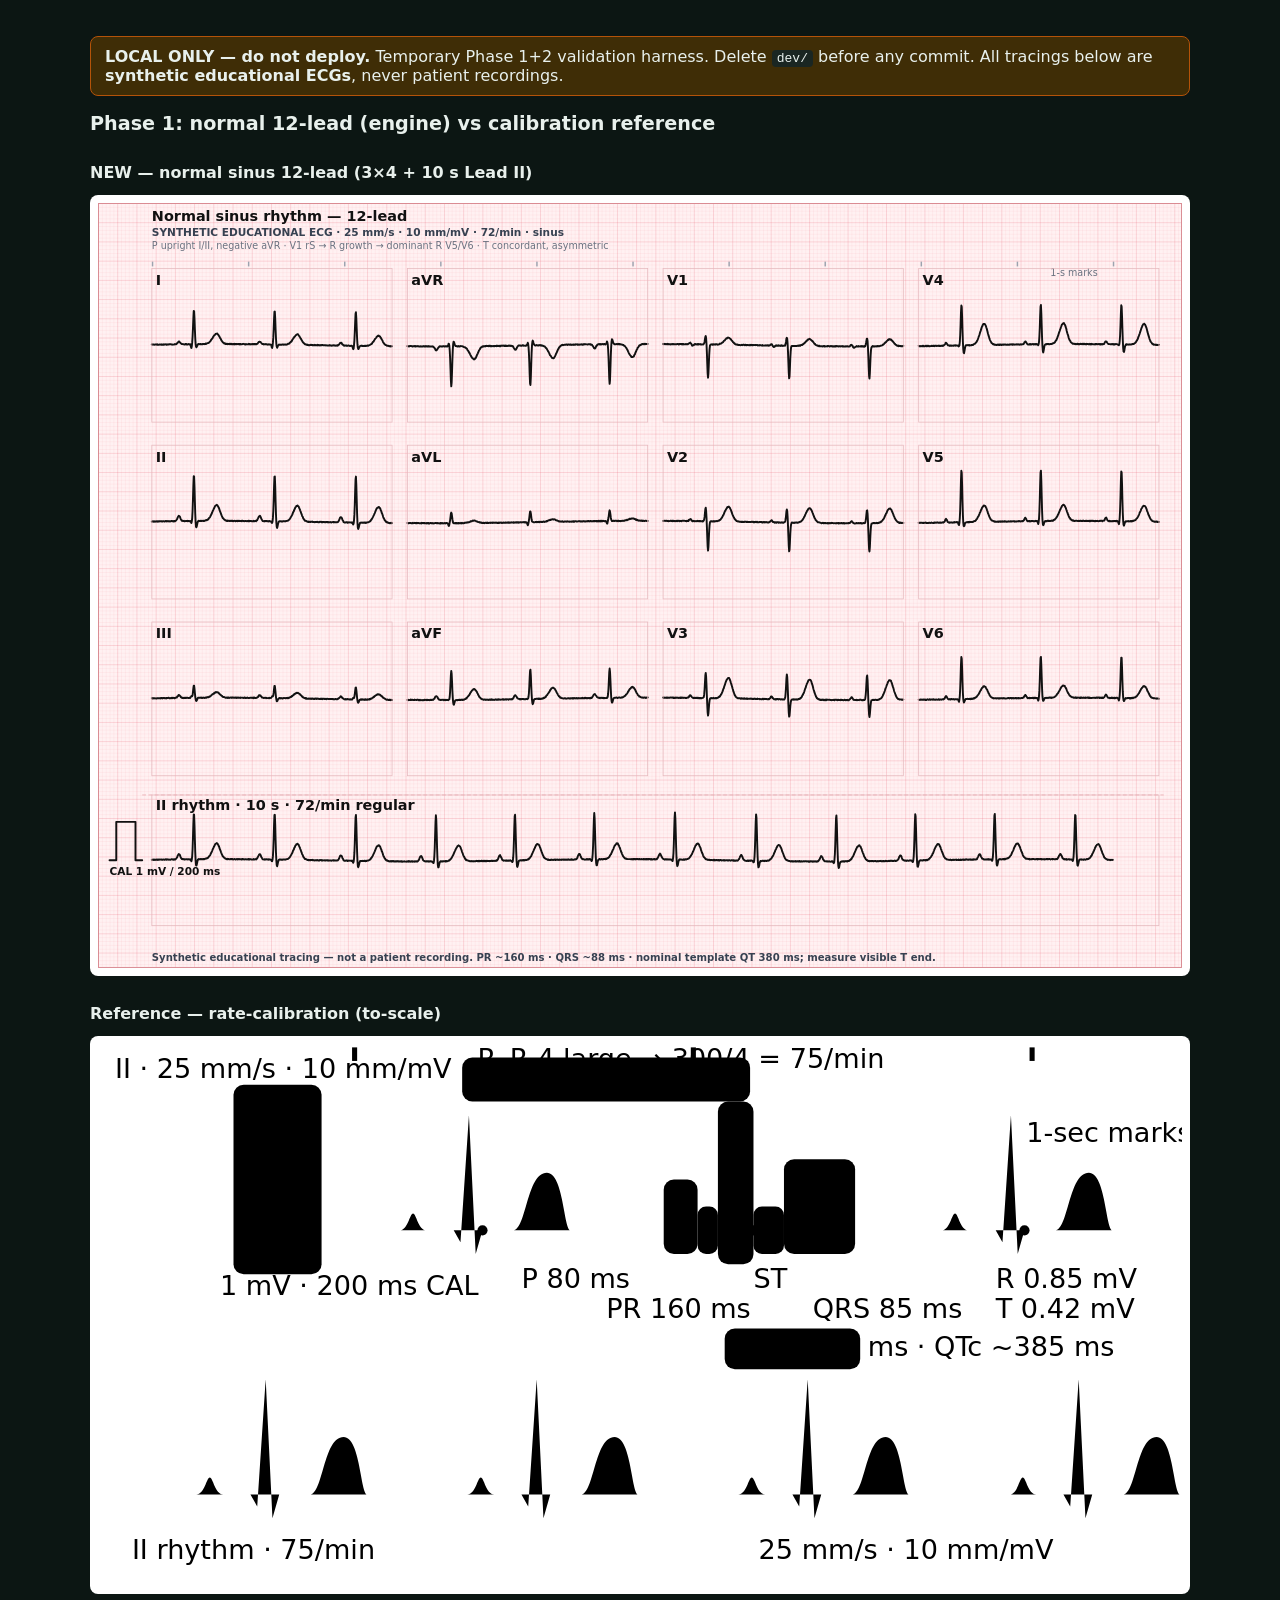
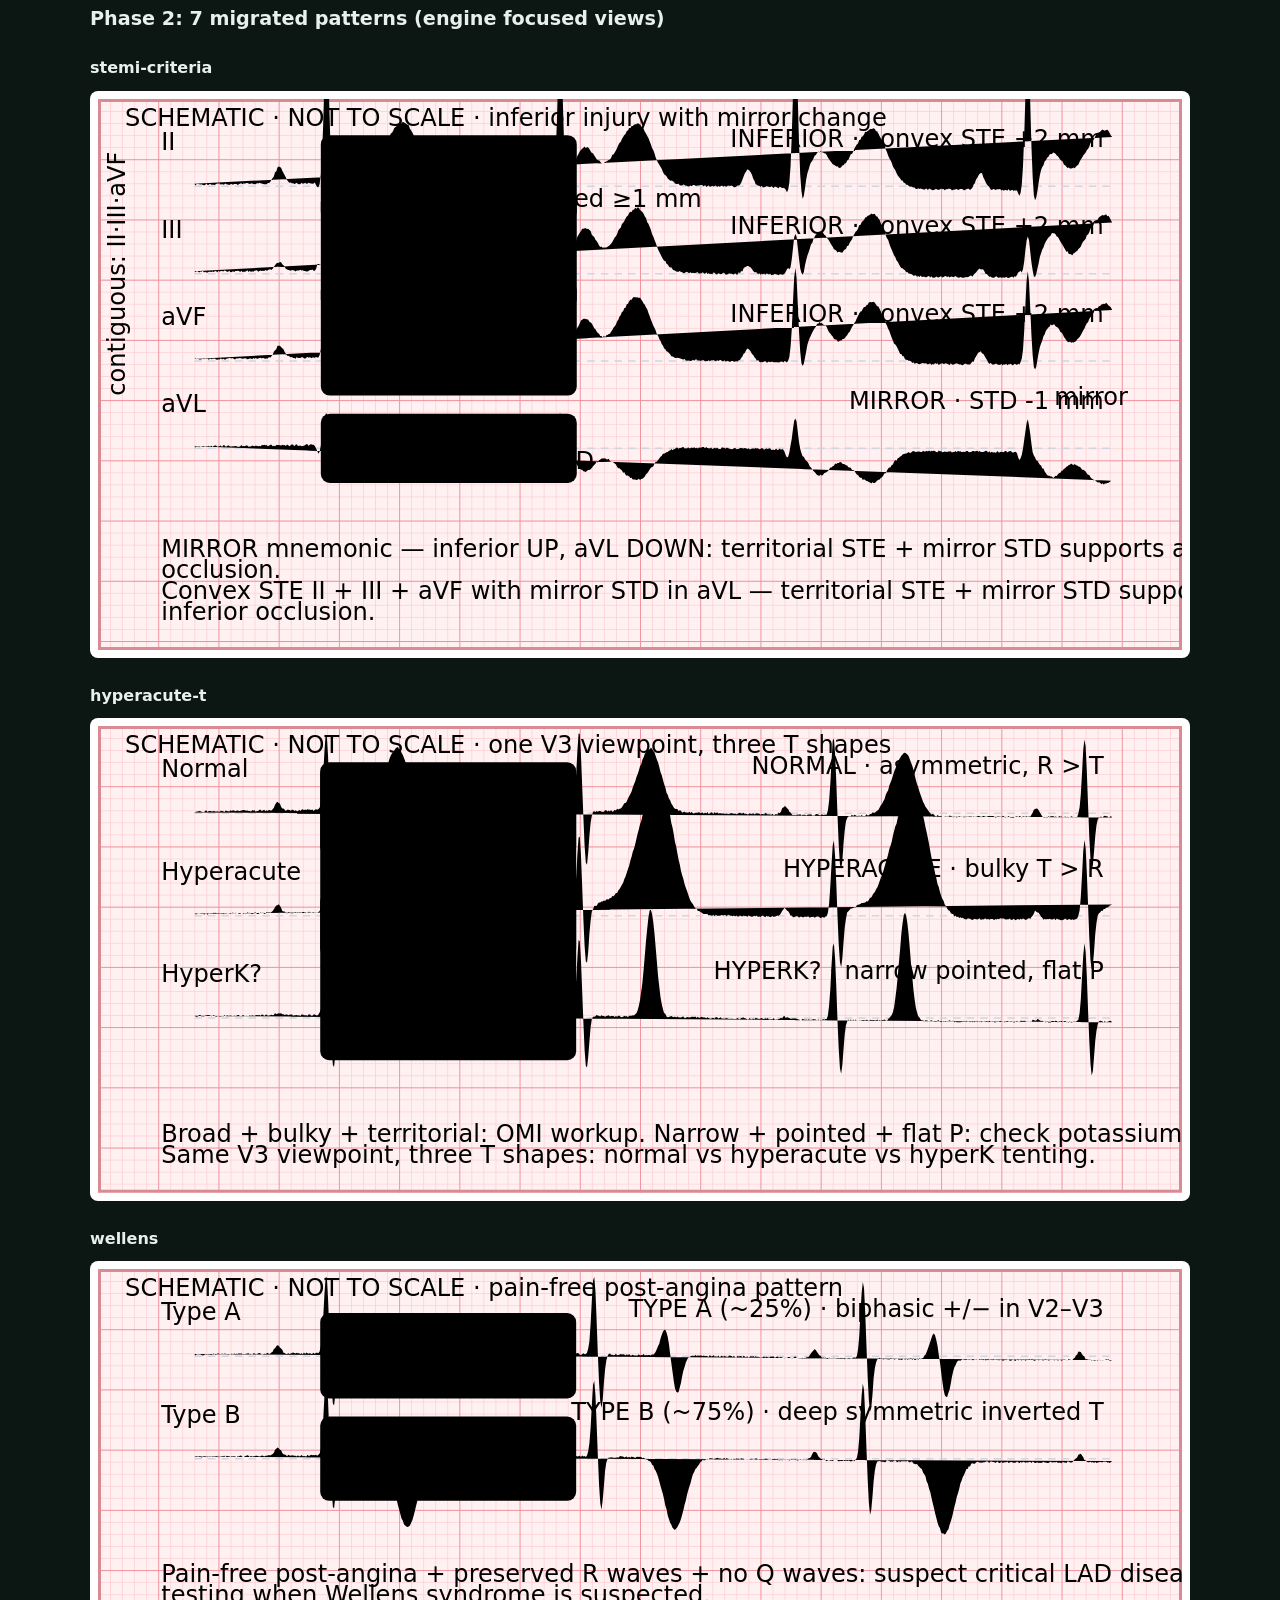
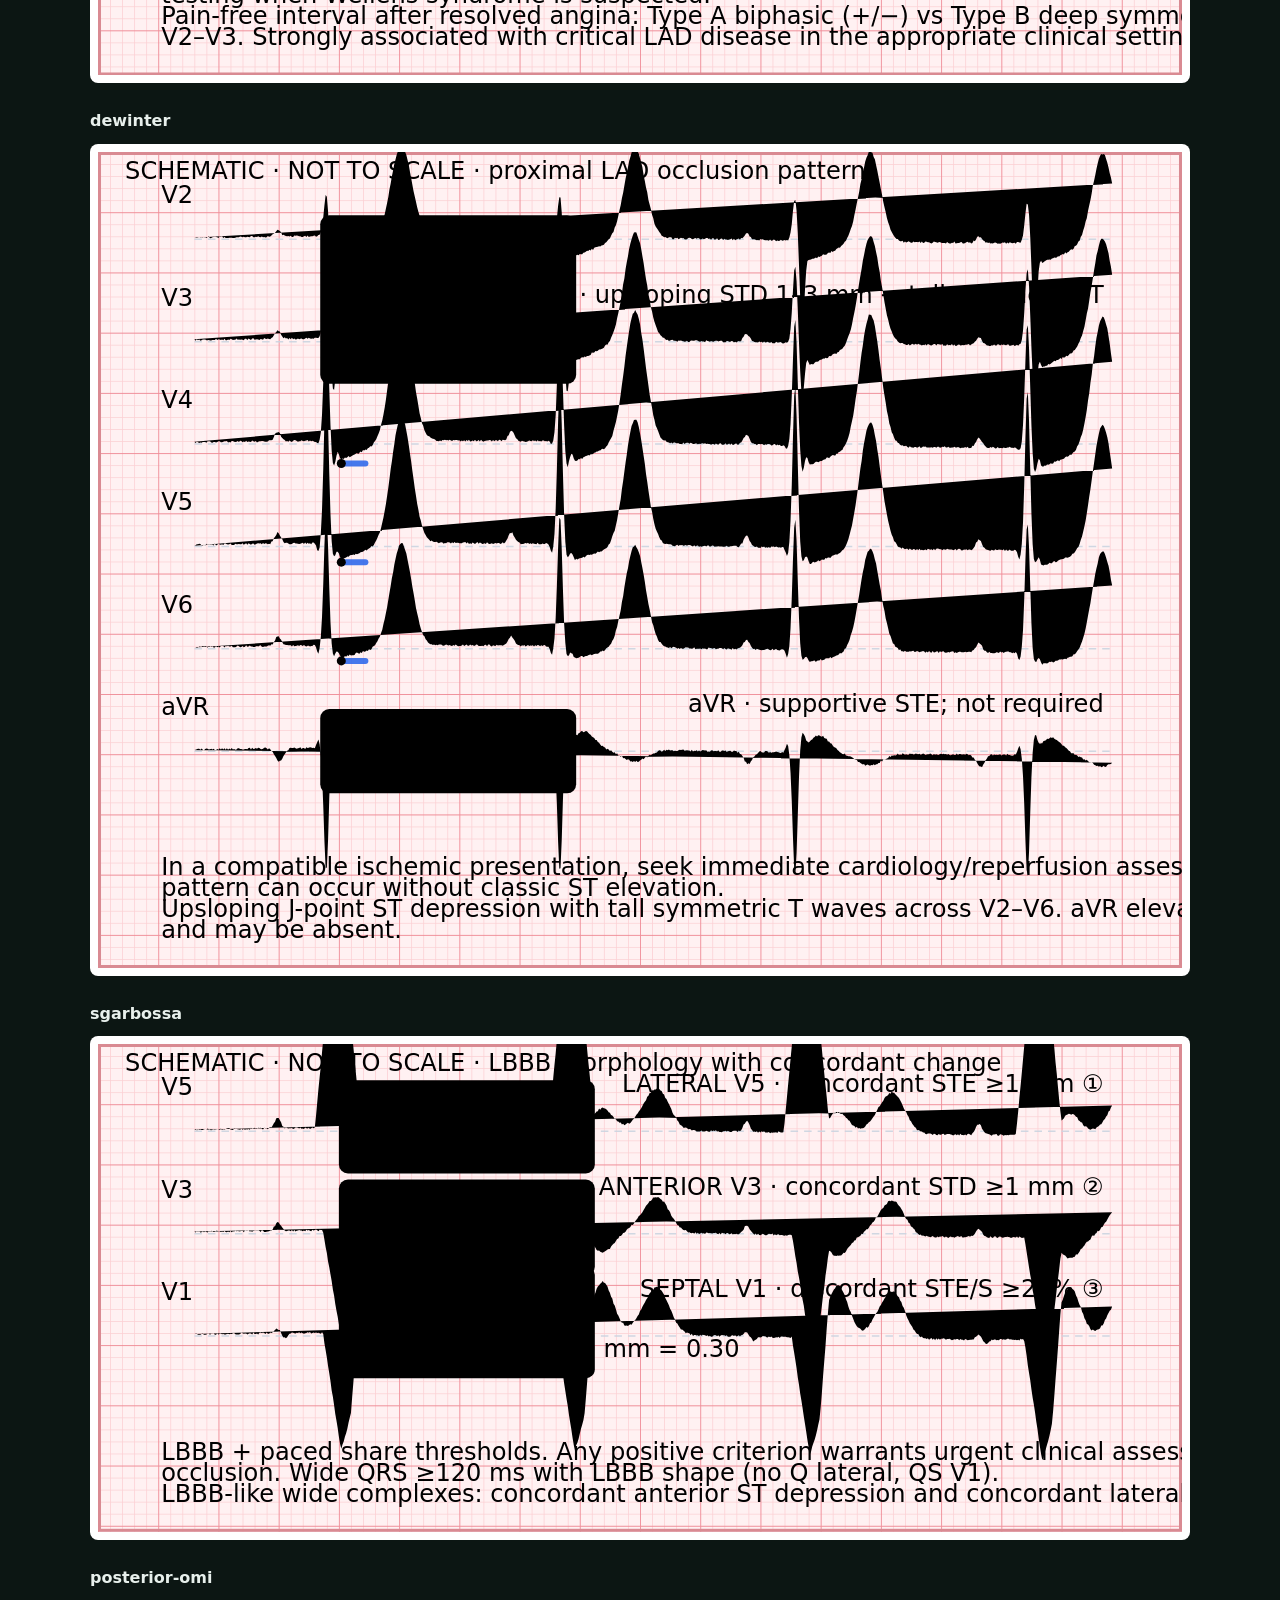
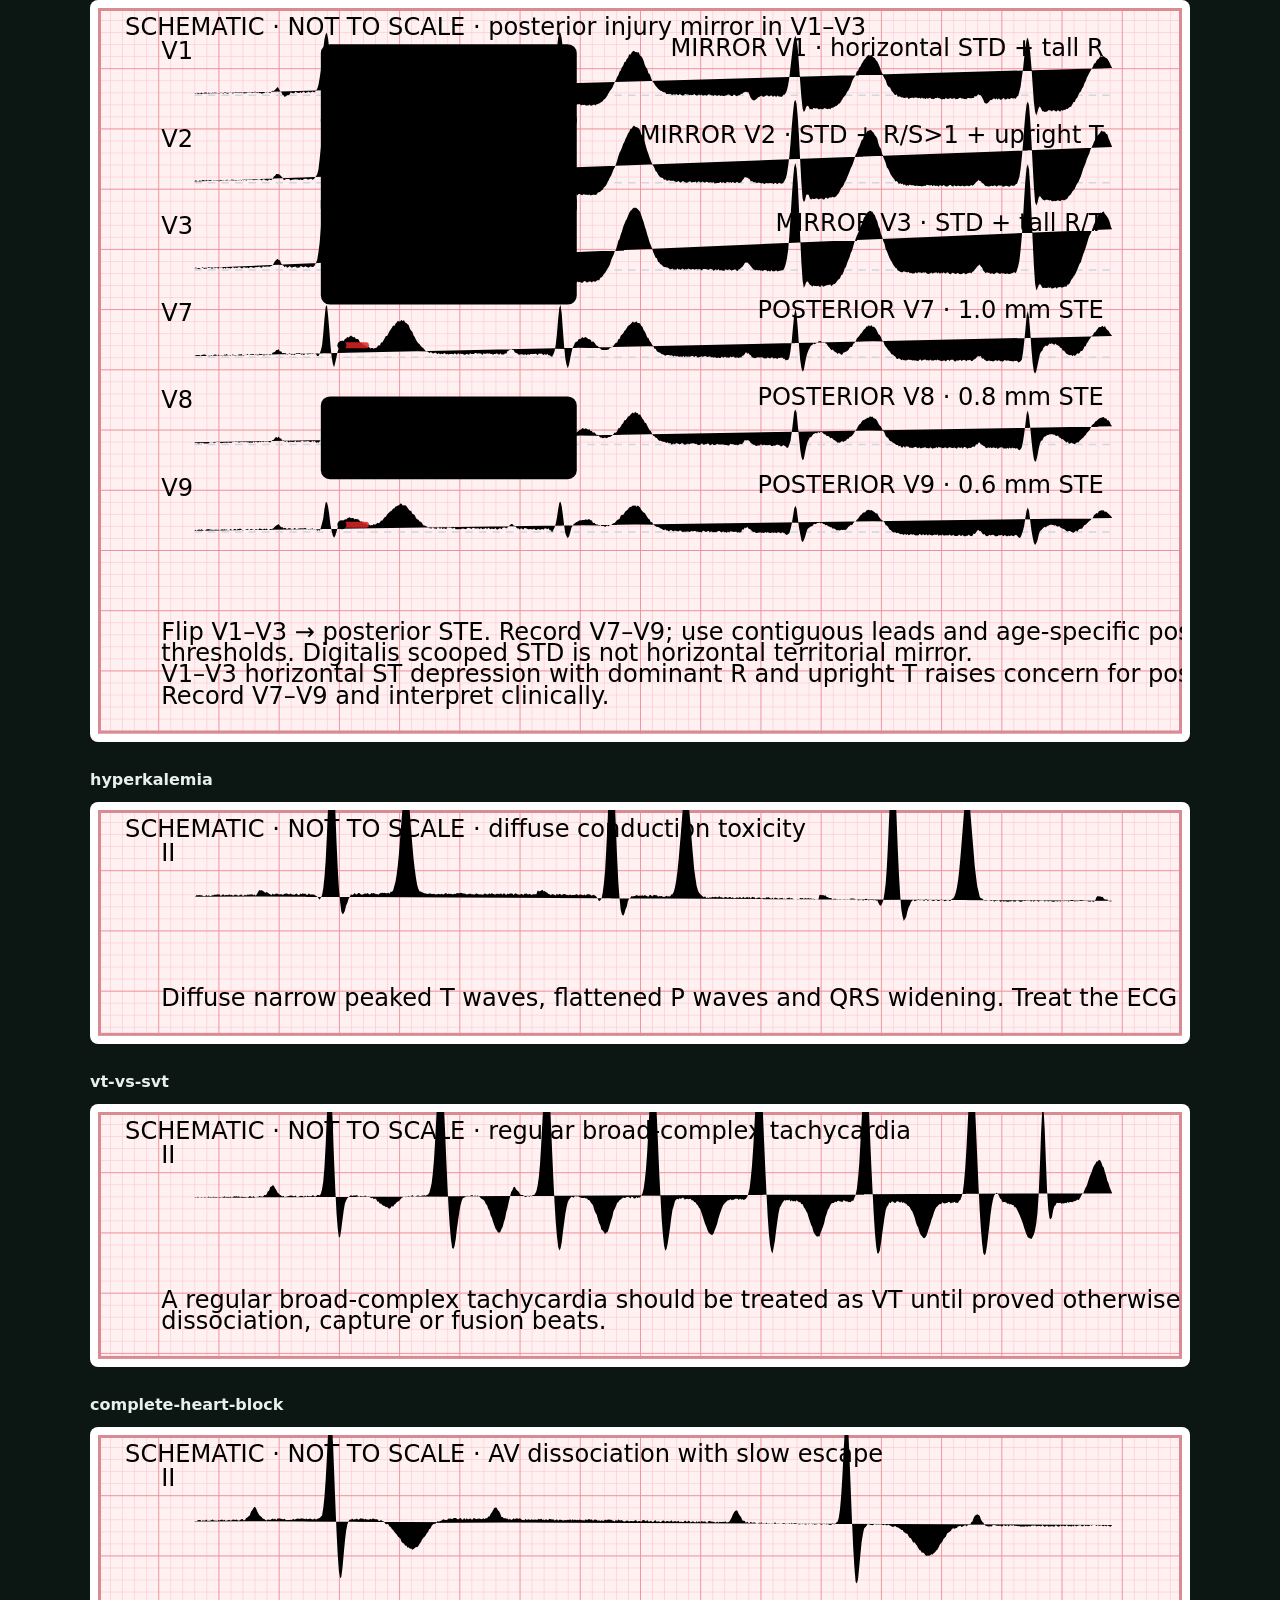
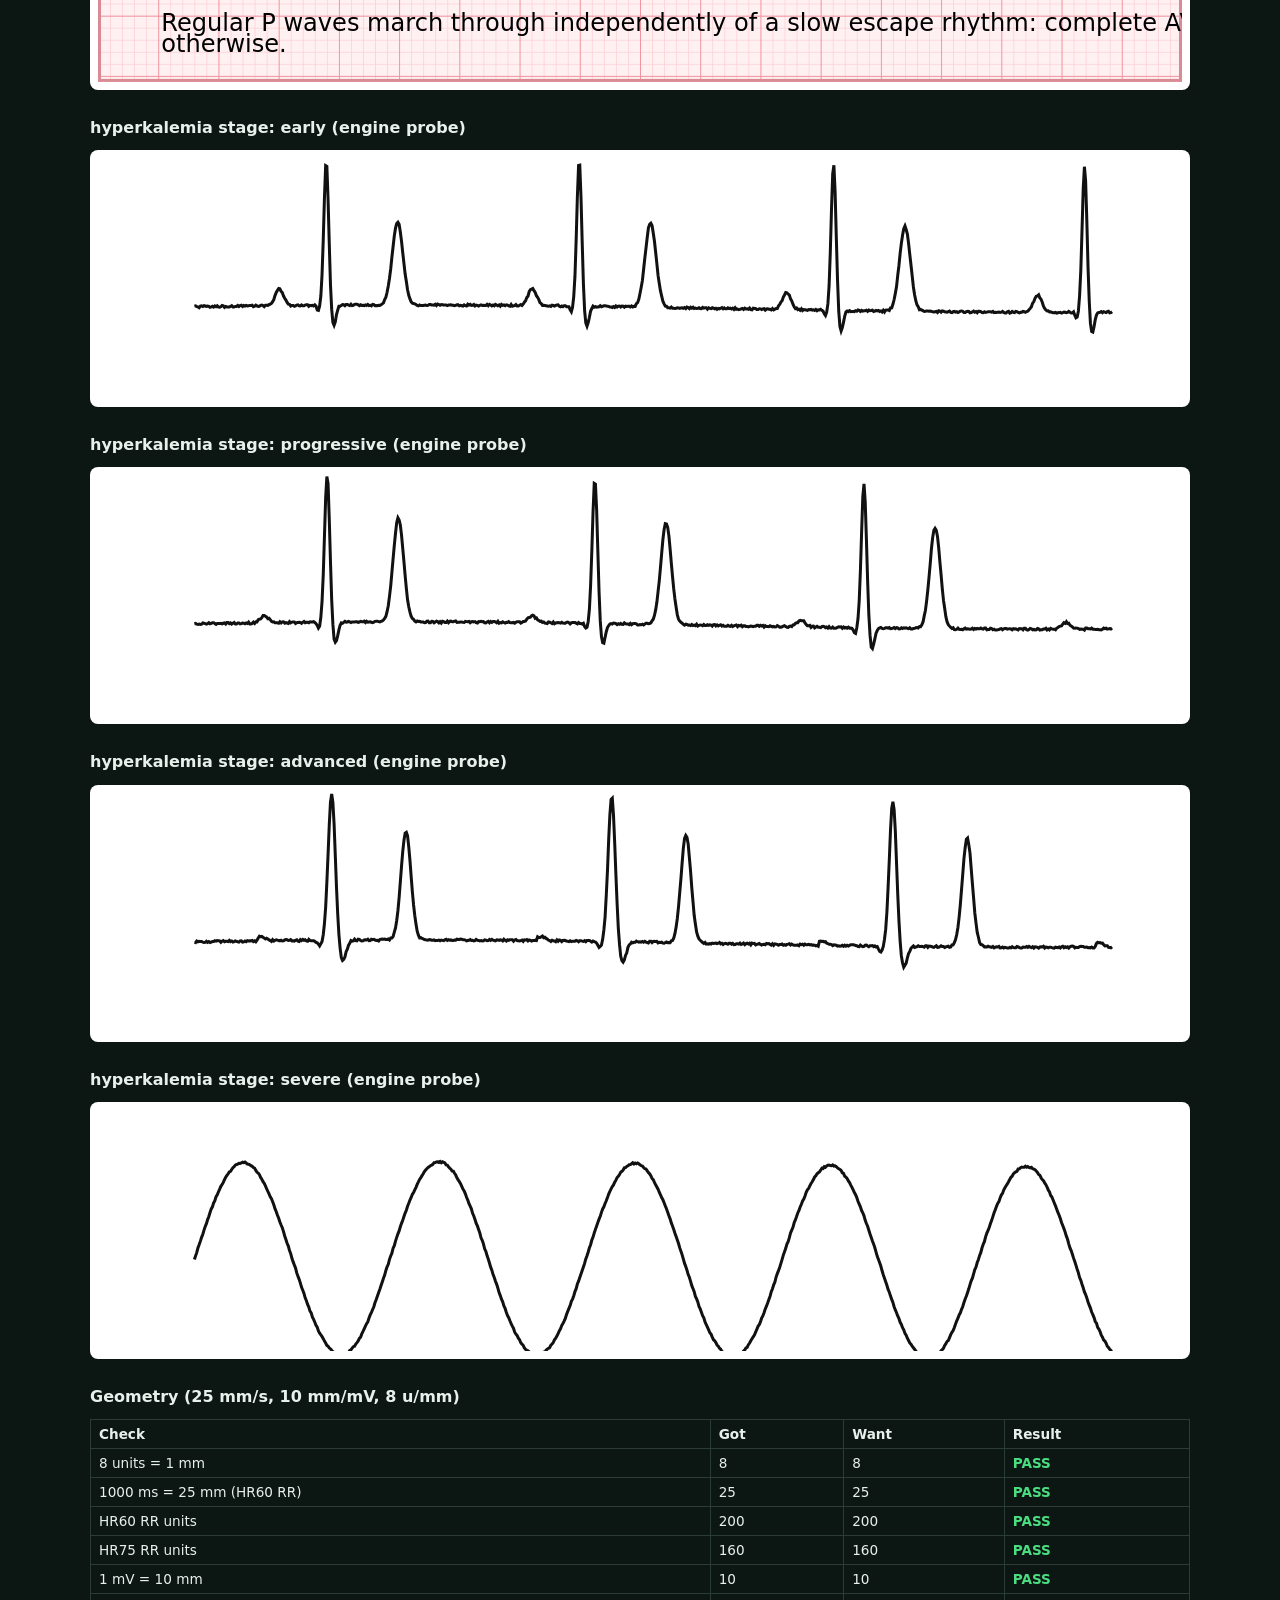
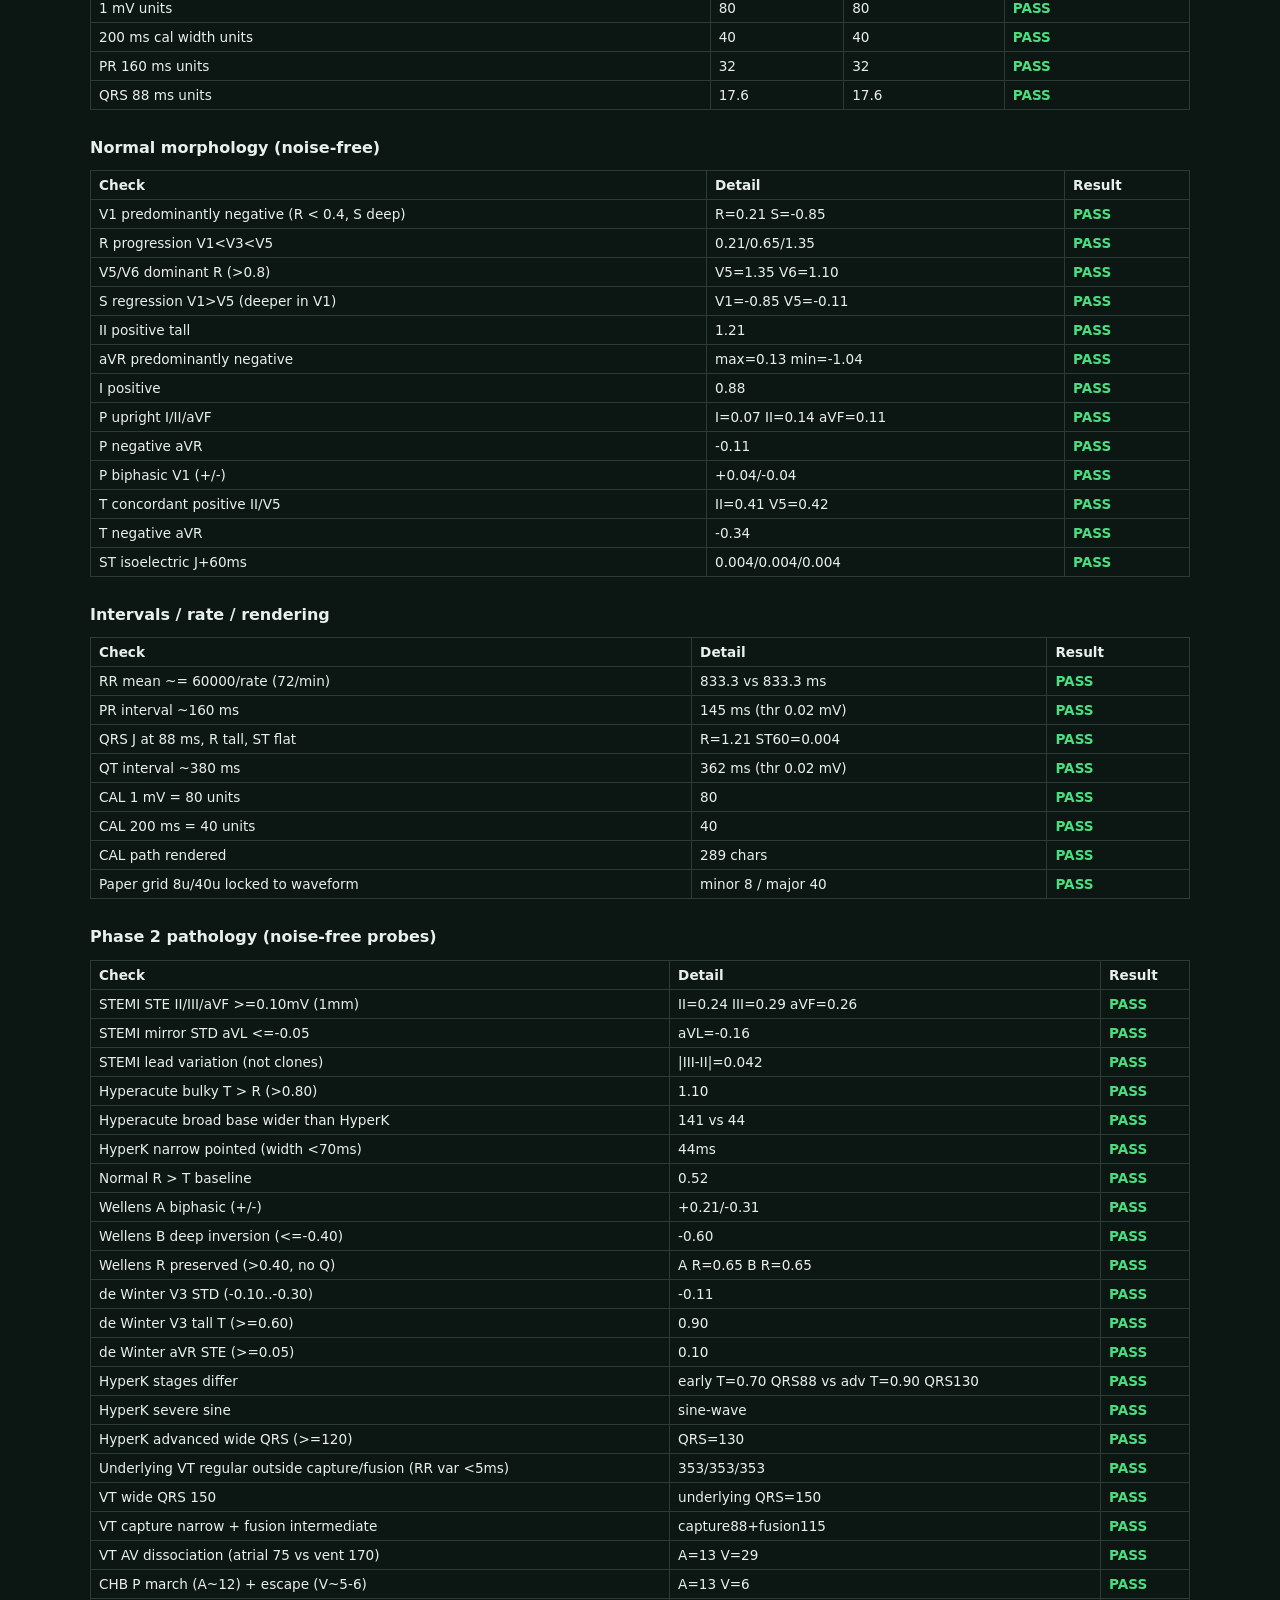
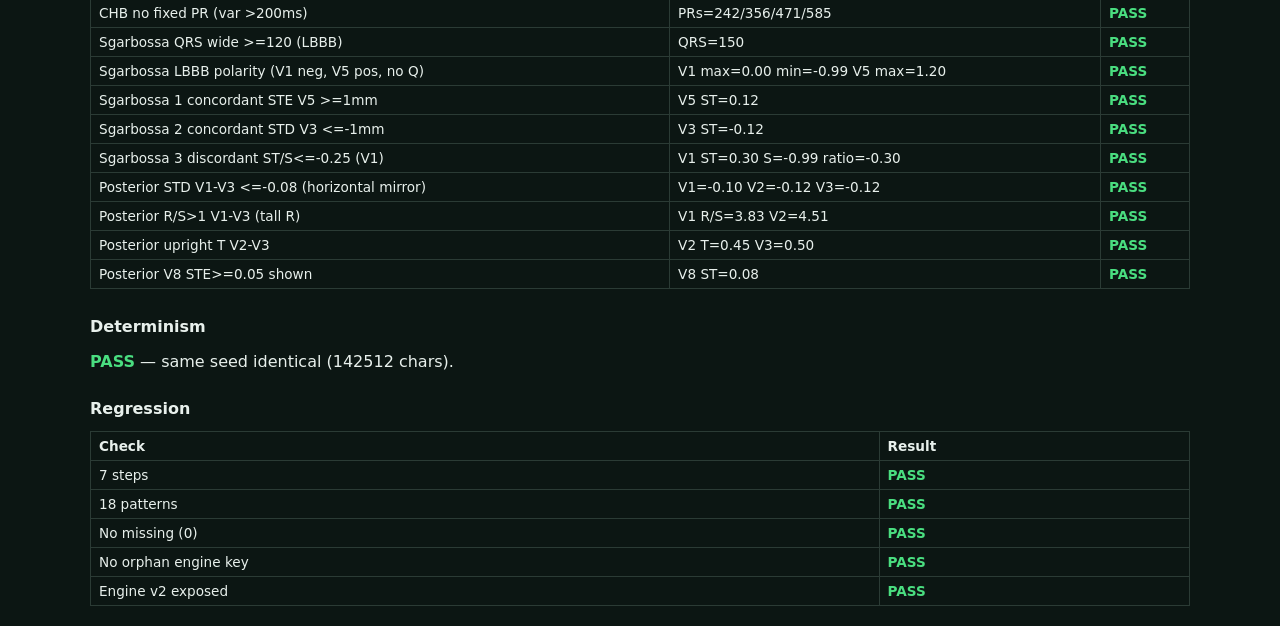
<file: dev/ecg-compare.html>
<!DOCTYPE html>
<html lang="en">
<head>
<meta charset="utf-8">
<meta name="viewport" content="width=device-width, initial-scale=1">
<title>ECG Engine Phase 1+2 — LOCAL dev comparison (do not deploy)</title>
<style>
  body { font-family: system-ui, sans-serif; margin: 0; background: #0c1613; color: #e8f0ec; }
  main { max-width: 1100px; margin: 0 auto; padding: 20px; }
  h1 { font-size: 1.2rem; } h2 { font-size: 1rem; margin-top: 28px; }
  .warn { background: #3f2d06; border: 1px solid #b45309; padding: 10px 14px; border-radius: 8px; }
  .paper { background: #fff; border-radius: 8px; padding: 8px; overflow-x: auto; margin-bottom: 12px; }
  .paper svg { width: 100%; height: auto; display: block; }
  @media (max-width: 700px) { .paper svg { min-width: 560px; } }
  table { border-collapse: collapse; width: 100%; font-size: 0.85rem; }
  td, th { border: 1px solid #2b3b35; padding: 6px 8px; text-align: left; }
  .ok { color: #4ade80; font-weight: 800; } .fail { color: #f87171; font-weight: 800; }
  code { background: #1a2622; padding: 1px 5px; border-radius: 4px; }
</style>
</head>
<body>
<main>
  <p class="warn"><strong>LOCAL ONLY — do not deploy.</strong> Temporary Phase 1+2 validation harness.
  Delete <code>dev/</code> before any commit. All tracings below are <strong>synthetic educational ECGs</strong>, never patient recordings.</p>
  <h1>Phase 1: normal 12-lead (engine) vs calibration reference</h1>
  <h2>NEW — normal sinus 12-lead (3×4 + 10 s Lead II)</h2>
  <div class="paper" id="newFig"></div>
  <h2>Reference — rate-calibration (to-scale)</h2>
  <div class="paper" id="oldFig"></div>
  <h1>Phase 2: 7 migrated patterns (engine focused views)</h1>
  <div id="phase2Figs"></div>
  <h2>Geometry (25 mm/s, 10 mm/mV, 8 u/mm)</h2>
  <table id="geomTable"><thead><tr><th>Check</th><th>Got</th><th>Want</th><th>Result</th></tr></thead><tbody></tbody></table>
  <h2>Normal morphology (noise-free)</h2>
  <table id="morphTable"><thead><tr><th>Check</th><th>Detail</th><th>Result</th></tr></thead><tbody></tbody></table>
  <h2>Intervals / rate / rendering</h2>
  <table id="intTable"><thead><tr><th>Check</th><th>Detail</th><th>Result</th></tr></thead><tbody></tbody></table>
  <h2>Phase 2 pathology (noise-free probes)</h2>
  <table id="patTable"><thead><tr><th>Check</th><th>Detail</th><th>Result</th></tr></thead><tbody></tbody></table>
  <h2>Determinism</h2>
  <p id="detLine"></p>
  <h2>Regression</h2>
  <table id="regTable"><thead><tr><th>Check</th><th>Result</th></tr></thead><tbody></tbody></table>
</main>
<script src="../assets/ecg-svg.js?v=dev"></script>
<script src="../assets/ecg-engine.js?v=dev"></script>
<script src="../assets/ecg-case-tracings.js?v=dev"></script>
<script>
(function () {
  var eng = window.ECG_ENGINE;
  document.getElementById('newFig').innerHTML = eng.renderNormal12Lead({}).svg;
  document.getElementById('oldFig').innerHTML =
    (window.ECG_SVG && window.ECG_SVG['rate-calibration'] ? window.ECG_SVG['rate-calibration'].svg : '<p>missing</p>');
  var phase2 = ['stemi-criteria','hyperacute-t','wellens','dewinter','sgarbossa','posterior-omi','hyperkalemia','vt-vs-svt','complete-heart-block'];
  var wrap = document.getElementById('phase2Figs');
  phase2.forEach(function (id) {
    var h = document.createElement('h2'); h.textContent = id; wrap.appendChild(h);
    var d = document.createElement('div'); d.className = 'paper';
    d.innerHTML = (window.ECG_SVG && window.ECG_SVG[id] ? window.ECG_SVG[id].svg : '<p>missing '+id+'</p>');
    wrap.appendChild(d);
  });
  // Hyperkalemia stages (engine direct, not in app card which shows advanced).
  ['early','progressive','advanced','severe'].forEach(function (st) {
    var h = document.createElement('h2'); h.textContent = 'hyperkalemia stage: ' + st + ' (engine probe)'; wrap.appendChild(h);
    var d = document.createElement('div'); d.className = 'paper';
    var cd = eng.createPatternCase('hyperkalemia', { stage: st, noise: { disabled: true } });
    var path = '', x0 = 64, y = 100, dur = 3050, step = 4, n = Math.floor(dur / step);
    for (var i = 0; i <= n; i++) {
      var t = i * step;
      var mv = eng.leadVoltageAt('II', t, (function(){ var c2 = eng.createPatternCase('hyperkalemia',{stage:st}); return c2; })(), Math.round(t/step));
      var x = x0 + eng.msToUnits(t), yy = y - eng.mvToUnits(mv);
      path += (i === 0 ? 'M' : ' L') + x.toFixed(1) + ',' + yy.toFixed(1);
    }
    void cd;
    d.innerHTML = '<svg viewBox="0 0 720 160" style="width:100%;height:auto;background:#fff"><path d="' + path + '" fill="none" stroke="#111" stroke-width="2"/></svg>';
    wrap.appendChild(d);
  });
  function row(tbodyId, cells) {
    var tr = document.createElement('tr');
    cells.forEach(function (c) {
      var td = document.createElement('td');
      if (c && c.html) td.innerHTML = c.html; else td.textContent = c;
      tr.appendChild(td);
    });
    document.querySelector('#' + tbodyId + ' tbody').appendChild(tr);
  }
  eng.validateGeometry().forEach(function (c) {
    row('geomTable', [c.name, String(c.got), String(c.want),
      { html: c.ok ? '<span class="ok">PASS</span>' : '<span class="fail">FAIL</span>' }]);
  });
  var quiet = eng.createNormalSinusCase({ noise: { disabled: true } });
  eng.validateNormalMorphology(quiet).checks.forEach(function (c) {
    row('morphTable', [c.name, String(c.got || ''), { html: c.ok ? '<span class="ok">PASS</span>' : '<span class="fail">FAIL</span>' }]);
  });
  eng.validateIntervals(quiet).forEach(function (c) {
    row('intTable', [c.name, String(c.got || ''), { html: c.ok ? '<span class="ok">PASS</span>' : '<span class="fail">FAIL</span>' }]);
  });
  eng.validatePatterns().forEach(function (c) {
    row('patTable', [c.name, String(c.got || ''), { html: c.ok ? '<span class="ok">PASS</span>' : '<span class="fail">FAIL</span>' }]);
  });
  var a = eng.renderNormal12Lead({ seed: 12345 }).svg;
  var b = eng.renderNormal12Lead({ seed: 12345 }).svg;
  var c2 = eng.renderNormal12Lead({ seed: 999 }).svg;
  var det = (a === b) && (a !== c2);
  document.getElementById('detLine').innerHTML = det
    ? '<span class="ok">PASS</span> — same seed identical (' + a.length + ' chars).'
    : '<span class="fail">FAIL</span>';
  var steps = ['rate-calibration','rhythm-axis','intervals','hypertrophy','ischemia-map','omi-equivalents','toxic-metabolic-mimics'];
  var pats = ['stemi-criteria','hyperacute-t','wellens','dewinter','sgarbossa','posterior-omi','avr-lmca','hyperkalemia','hypokalemia','hypothermia','brugada','pe-strain','pericarditis-ber','tca-toxicity','wpw','vt-vs-svt','complete-heart-block','electrical-alternans'];
  var missing = steps.concat(pats).filter(function (id) { return !(window.ECG_SVG && window.ECG_SVG[id] && window.ECG_SVG[id].svg); });
  [['7 steps', steps.every(function(id){return window.ECG_SVG[id];})],
   ['18 patterns', pats.every(function(id){return window.ECG_SVG[id];})],
   ['No missing ('+missing.length+')', missing.length===0],
   ['No orphan engine key', !window.ECG_SVG['normal-sinus-12lead']],
   ['Engine v2 exposed', !!(eng && eng.validatePatterns && eng.createPatternCase)]
  ].forEach(function (pair) {
    row('regTable', [pair[0], { html: pair[1] ? '<span class="ok">PASS</span>' : '<span class="fail">FAIL</span>' }]);
  });
  console.log('[ecg-phase2] patterns', eng.validatePatterns());
})();
</script>
</body>
</html>
</file>
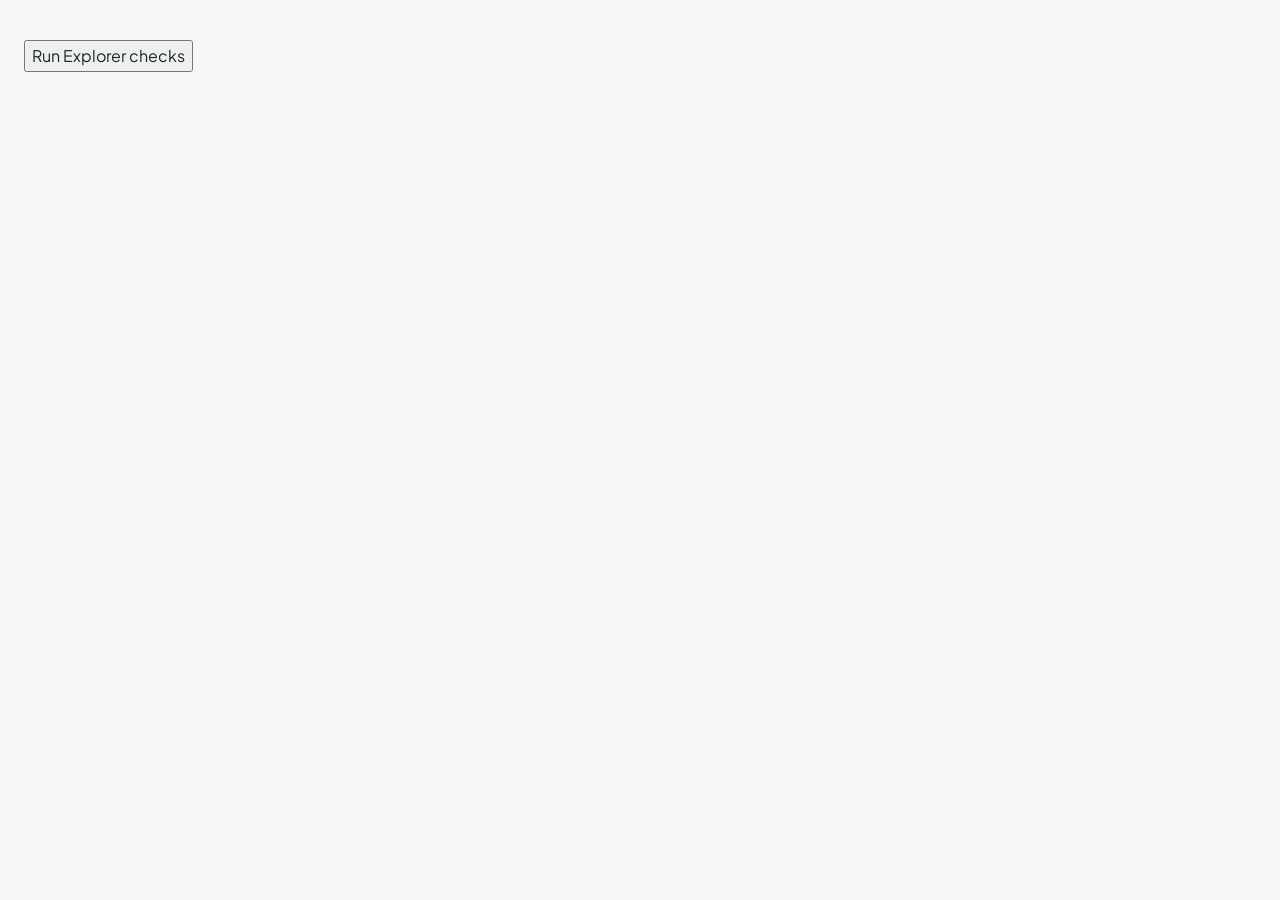
<file: dev/explorer.html>
<!doctype html><html lang="en"><head><meta charset="utf-8"><meta name="viewport" content="width=device-width,initial-scale=1"><title>ECG Explorer local preview</title><link rel="stylesheet" href="../assets/app.css?v=20261008-the-em-pocket-v35"><style>body{display:block;padding:24px}#preview{max-width:1450px;margin:auto}#qa{margin:16px 0}#qaResult,#learningResult,#studentExplorerResult{white-space:pre-wrap;overflow-wrap:anywhere}#qa button{max-width:100%}@media(max-width:600px){body{padding:12px}}</style></head><body><div id="preview" class="ecg-explorer"></div><div id="qa"><button id="runExplorer">Run Explorer checks</button><pre id="qaResult"></pre></div><script src="../assets/ecg-svg.js?v=20261008-the-em-pocket-v35"></script><script src="../assets/ecg-engine.js?v=20261008-the-em-pocket-v35"></script><script src="../assets/ecg-case-tracings.js?v=20261008-the-em-pocket-v35"></script><script src="../assets/ecg-interactive.js?v=20261008-the-em-pocket-v35"></script><script src="../assets/ecg-curriculum.js?v=20261008-the-em-pocket-v35"></script><script src="../assets/ecg-explorer.js?v=20261008-the-em-pocket-v35"></script><script>if(['localhost','127.0.0.1'].includes(location.hostname))window.ECG_EXPLORER.mount(document.querySelector('#preview'));</script><script src="explorer-audit.js?v=3"></script><script src="ecg-learning-audit.js?v=3"></script><script src="explorer-student-audit.js"></script></body></html>
</file>
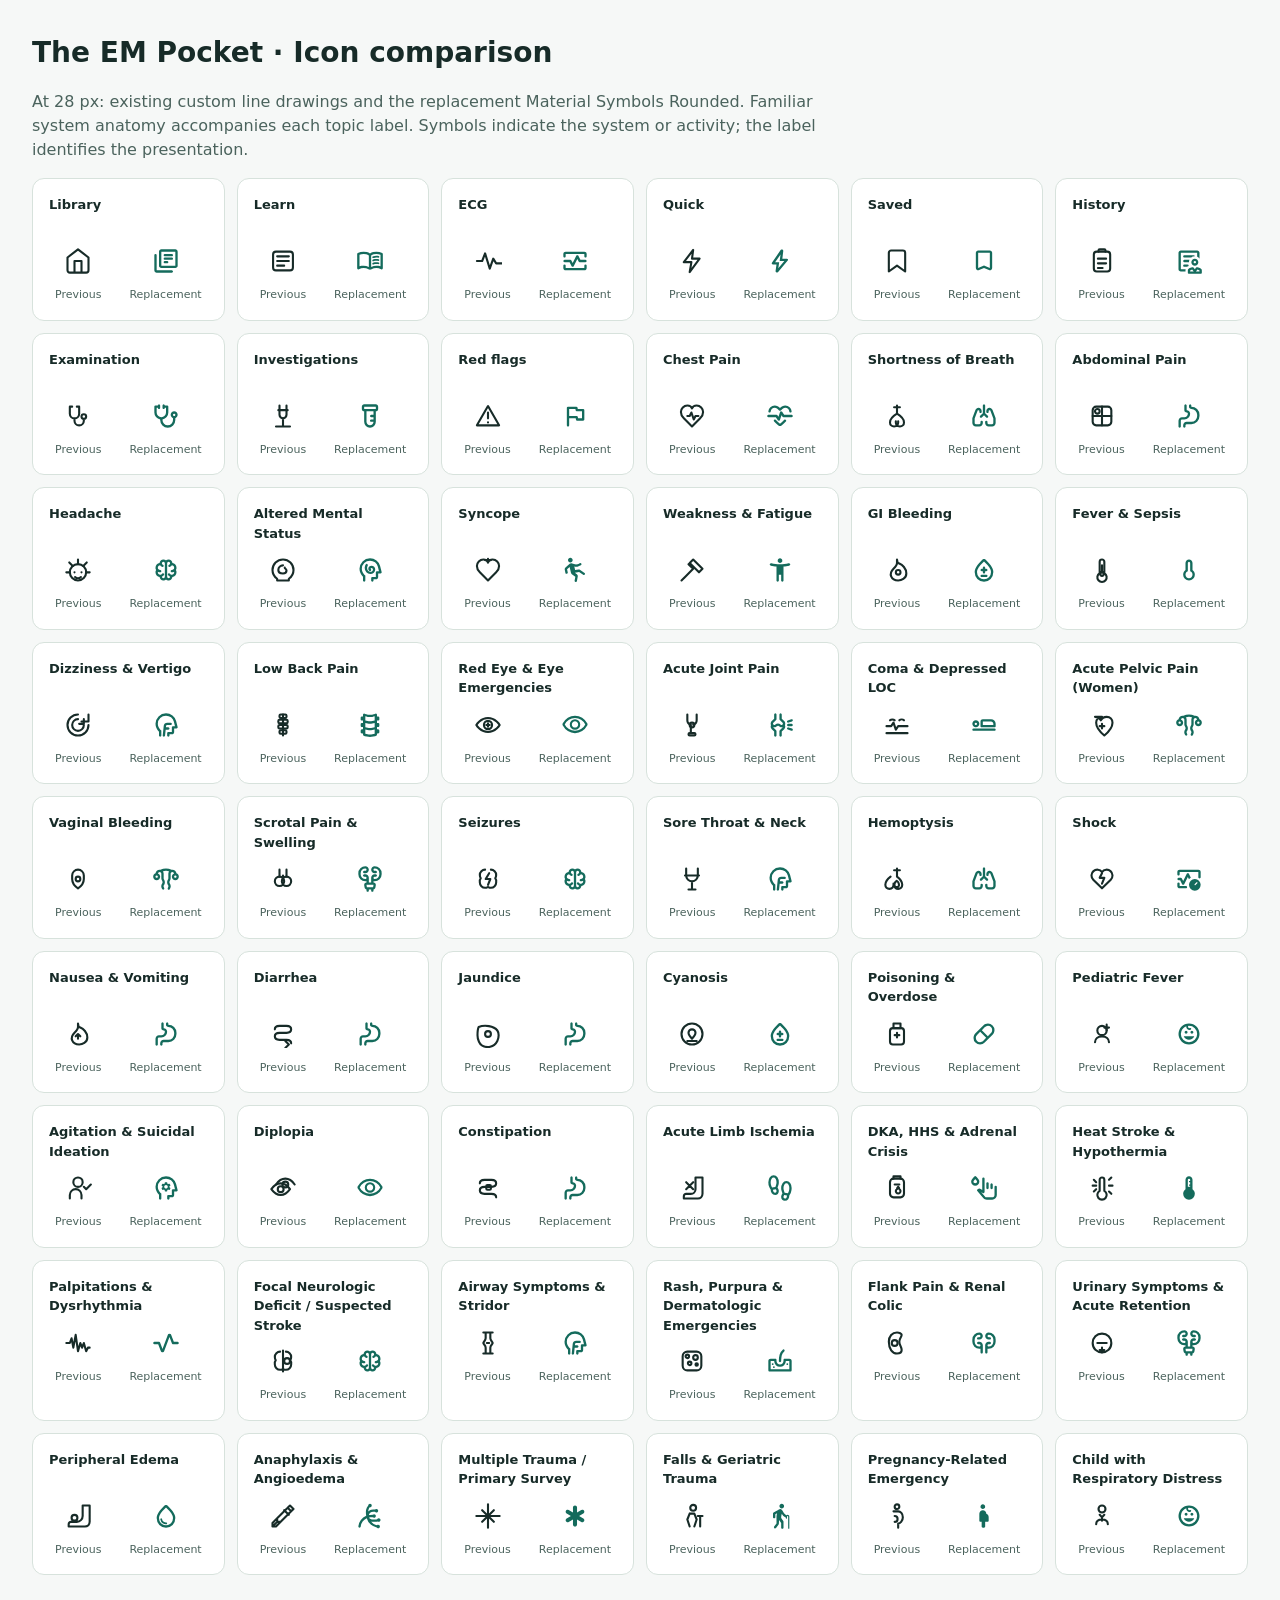
<file: dev/icon-review.html>
<!doctype html><html lang="en"><meta charset="utf-8"><meta name="viewport" content="width=device-width, initial-scale=1"><title>The EM Pocket · Icon comparison</title><style>body{font:16px/1.5 system-ui;margin:32px;background:#f6f8f7;color:#172b28}h1{font-size:28px;margin:0}p{max-width:800px;color:#4b635d}main{display:grid;grid-template-columns:repeat(6,minmax(0,1fr));gap:12px}article{padding:16px;border:1px solid #d7e2dc;background:white;border-radius:12px}strong{font-size:13px;display:block;min-height:40px}article div{display:flex;justify-content:space-around;gap:16px;margin-top:12px}svg{width:28px;height:28px;display:block;margin:0 auto 12px}small{font-size:11px;display:block;color:#4b635d}.new{color:#146b5c}@media(max-width:750px){main{grid-template-columns:repeat(2,minmax(0,1fr))}}</style><h1>The EM Pocket · Icon comparison</h1><p>At 28 px: existing custom line drawings and the replacement Material Symbols Rounded. Familiar system anatomy accompanies each topic label. Symbols indicate the system or activity; the label identifies the presentation.</p><main><article><strong>Library</strong><div><span><svg viewBox="0 0 24 24" fill="none" stroke="currentColor" stroke-width="1.8" stroke-linecap="round" stroke-linejoin="round" aria-hidden="true"><path d="m3 9 9-7 9 7v11a2 2 0 0 1-2 2H5a2 2 0 0 1-2-2zM9 22V12h6v10"/></svg><small>Previous</small></span><span class="new"><svg viewBox="0 0 24 24" fill="none" aria-hidden="true"><g transform="translate(0 24) scale(.025)" fill="currentColor" stroke="none"><path d="M440-400h80q17 0 28.5-11.5T560-440q0-17-11.5-28.5T520-480h-80q-17 0-28.5 11.5T400-440q0 17 11.5 28.5T440-400Zm0-120h240q17 0 28.5-11.5T720-560q0-17-11.5-28.5T680-600H440q-17 0-28.5 11.5T400-560q0 17 11.5 28.5T440-520Zm0-120h240q17 0 28.5-11.5T720-680q0-17-11.5-28.5T680-720H440q-17 0-28.5 11.5T400-680q0 17 11.5 28.5T440-640ZM320-240q-33 0-56.5-23.5T240-320v-480q0-33 23.5-56.5T320-880h480q33 0 56.5 23.5T880-800v480q0 33-23.5 56.5T800-240H320Zm0-80h480v-480H320v480ZM160-80q-33 0-56.5-23.5T80-160v-520q0-17 11.5-28.5T120-720q17 0 28.5 11.5T160-680v520h520q17 0 28.5 11.5T720-120q0 17-11.5 28.5T680-80H160Zm160-720v480-480Z"/></g></svg><small>Replacement</small></span></div></article><article><strong>Learn</strong><div><span><svg viewBox="0 0 24 24" fill="none" stroke="currentColor" stroke-width="1.8" stroke-linecap="round" stroke-linejoin="round" aria-hidden="true"><rect x="3.5" y="4" width="17" height="16" rx="2.5"/><path d="M7 8h10M7 12h10M7 16h6"/></svg><small>Previous</small></span><span class="new"><svg viewBox="0 0 24 24" fill="none" aria-hidden="true"><g transform="translate(0 24) scale(.025)" fill="currentColor" stroke="none"><path d="M260-320q47 0 91.5 10.5T440-278v-394q-41-24-87-36t-93-12q-36 0-71.5 7T120-692v396q35-12 69.5-18t70.5-6Zm260 42q44-21 88.5-31.5T700-320q36 0 70.5 6t69.5 18v-396q-33-14-68.5-21t-71.5-7q-47 0-93 12t-87 36v394Zm-40 97q-14 0-26.5-3.5T430-194q-39-23-82-34.5T260-240q-42 0-82.5 11T100-198q-21 11-40.5-1T40-234v-482q0-11 5.5-21T62-752q46-24 96-36t102-12q58 0 113.5 15T480-740q51-30 106.5-45T700-800q52 0 102 12t96 36q11 5 16.5 15t5.5 21v482q0 23-19.5 35t-40.5 1q-37-20-77.5-31T700-240q-45 0-88 11.5T530-194q-11 6-23.5 9.5T480-181ZM280-494Zm280-115q0-9 6.5-18.5T581-640q29-10 58-15t61-5q20 0 39.5 2.5T778-651q9 2 15.5 10t6.5 18q0 17-11 25t-28 4q-14-3-29.5-4.5T700-600q-26 0-51 5t-48 13q-18 7-29.5-1T560-609Zm0 220q0-9 6.5-18.5T581-420q29-10 58-15t61-5q20 0 39.5 2.5T778-431q9 2 15.5 10t6.5 18q0 17-11 25t-28 4q-14-3-29.5-4.5T700-380q-26 0-51 4.5T601-363q-18 7-29.5-.5T560-389Zm0-110q0-9 6.5-18.5T581-530q29-10 58-15t61-5q20 0 39.5 2.5T778-541q9 2 15.5 10t6.5 18q0 17-11 25t-28 4q-14-3-29.5-4.5T700-490q-26 0-51 5t-48 13q-18 7-29.5-1T560-499Z"/></g></svg><small>Replacement</small></span></div></article><article><strong>ECG</strong><div><span><svg viewBox="0 0 24 24" fill="none" stroke="currentColor" stroke-width="1.8" stroke-linecap="round" stroke-linejoin="round" aria-hidden="true"><path d="M2.5 12h4.5l2.5-6.5 4 13 3-8.5 2.5 4h5"/></svg><small>Previous</small></span><span class="new"><svg viewBox="0 0 24 24" fill="none" aria-hidden="true"><g transform="translate(0 24) scale(.025)" fill="currentColor" stroke="none"><path d="M80-720q0-33 23.5-56.5T160-800h640q33 0 56.5 23.5T880-720v80q0 17-11.5 28.5T840-600q-17 0-28.5-11.5T800-640v-80H160v80q0 17-11.5 28.5T120-600q-17 0-28.5-11.5T80-640v-80Zm80 560q-33 0-56.5-23.5T80-240v-80q0-17 11.5-28.5T120-360q17 0 28.5 11.5T160-320v80h640v-80q0-17 11.5-28.5T840-360q17 0 28.5 11.5T880-320v80q0 33-23.5 56.5T800-160H160Zm240-120q11 0 21-5.5t15-16.5l124-248 44 88q5 11 15 16.5t21 5.5h200q17 0 28.5-11.5T880-480q0-17-11.5-28.5T840-520H665l-69-138q-5-11-15-15.5t-21-4.5q-11 0-21 4.5T524-658L400-410l-44-88q-5-11-15-16.5t-21-5.5H120q-17 0-28.5 11.5T80-480q0 17 11.5 28.5T120-440h175l69 138q5 11 15 16.5t21 5.5Zm80-200Z"/></g></svg><small>Replacement</small></span></div></article><article><strong>Quick</strong><div><span><svg viewBox="0 0 24 24" fill="none" stroke="currentColor" stroke-width="1.8" stroke-linecap="round" stroke-linejoin="round" aria-hidden="true"><path d="m13 2.5-8 10.5h6.5l-1.5 8.5 8.5-11.5H12z"/></svg><small>Previous</small></span><span class="new"><svg viewBox="0 0 24 24" fill="none" aria-hidden="true"><g transform="translate(0 24) scale(.025)" fill="currentColor" stroke="none"><path d="m422-232 207-248H469l29-227-185 267h139l-30 208Zm-62-128H236q-24 0-35.5-21.5T203-423l299-430q10-14 26-19.5t33 .5q17 6 25 21t6 32l-32 259h155q26 0 36.5 23t-6.5 43L416-100q-11 13-27 17t-31-3q-15-7-23.5-21.5T328-139l32-221Zm111-110Z"/></g></svg><small>Replacement</small></span></div></article><article><strong>Saved</strong><div><span><svg viewBox="0 0 24 24" fill="none" stroke="currentColor" stroke-width="1.8" stroke-linecap="round" stroke-linejoin="round" aria-hidden="true"><path d="m19 21-7-5-7 5V5a2 2 0 0 1 2-2h10a2 2 0 0 1 2 2z"/></svg><small>Previous</small></span><span class="new"><svg viewBox="0 0 24 24" fill="none" aria-hidden="true"><g transform="translate(0 24) scale(.025)" fill="currentColor" stroke="none"><path d="m480-240-168 72q-40 17-76-6.5T200-241v-519q0-33 23.5-56.5T280-840h400q33 0 56.5 23.5T760-760v519q0 43-36 66.5t-76 6.5l-168-72Zm0-88 200 86v-518H280v518l200-86Zm0-432H280h400-200Z"/></g></svg><small>Replacement</small></span></div></article><article><strong>History</strong><div><span><svg viewBox="0 0 24 24" fill="none" stroke="currentColor" stroke-width="1.8" stroke-linecap="round" stroke-linejoin="round" aria-hidden="true"><rect x="5" y="4" width="14" height="17" rx="2.5"/><path d="M9 4V3a1 1 0 0 1 1-1h4a1 1 0 0 1 1 1v1M8.5 10h7M8.5 14h7M8.5 18h4"/></svg><small>Previous</small></span><span class="new"><svg viewBox="0 0 24 24" fill="none" aria-hidden="true"><g transform="translate(0 24) scale(.025)" fill="currentColor" stroke="none"><path d="M680-320q-50 0-85-35t-35-85q0-50 35-85t85-35q50 0 85 35t35 85q0 50-35 85t-85 35Zm0-80q17 0 28.5-11.5T720-440q0-17-11.5-28.5T680-480q-17 0-28.5 11.5T640-440q0 17 11.5 28.5T680-400ZM480-40q-17 0-28.5-11.5T440-80v-76q0-21 10-39.5t28-29.5q32-19 54-26.5t59-13.5q12-2 24 .5t20 11.5l45 53 44-53q8-10 20-12t24 0q37 6 59 13.5t54 26.5q18 11 28.5 29.5T920-156v76q0 17-11.5 28.5T880-40H480Zm39-80h123l-54-66q-18 5-35 13t-34 17v36Zm199 0h122v-36q-16-10-33-17.5T772-186l-54 66Zm-76 0Zm76 0Zm-38-320ZM200-200v-560 137-17 440Zm0 80q-33 0-56.5-23.5T120-200v-560q0-33 23.5-56.5T200-840h560q33 0 56.5 23.5T840-760v200q-16-20-35-38t-45-24v-138H200v560h166q-3 11-4.5 22t-1.5 22v36H200Zm120-480h240q26-20 57-30t63-10q0-17-11.5-28.5T640-680H320q-17 0-28.5 11.5T280-640q0 17 11.5 28.5T320-600Zm0 160h160q0-21 4.5-41t12.5-39H320q-17 0-28.5 11.5T280-480q0 17 11.5 28.5T320-440Zm0 160h98q11-9 23.5-16t25.5-13v-11q0-16-8.5-28T427-360H320q-17 0-28.5 11.5T280-320q0 17 11.5 28.5T320-280Z"/></g></svg><small>Replacement</small></span></div></article><article><strong>Examination</strong><div><span><svg viewBox="0 0 24 24" fill="none" stroke="currentColor" stroke-width="1.8" stroke-linecap="round" stroke-linejoin="round" aria-hidden="true"><path d="M5 4v6a4 4 0 0 0 8 0V4M5 4h2M11 4h2M9 14v2a4 4 0 0 0 8 0v-1.5M17 14.5a2 2 0 1 0 0-4 2 2 0 0 0 0 4z"/></svg><small>Previous</small></span><span class="new"><svg viewBox="0 0 24 24" fill="none" aria-hidden="true"><g transform="translate(0 24) scale(.025)" fill="currentColor" stroke="none"><path d="M540-80q-108 0-184-76t-76-184v-23q-86-14-143-80.5T80-600v-200q0-17 11.5-28.5T120-840h80q0-17 11.5-28.5T240-880q17 0 28.5 11.5T280-840v80q0 17-11.5 28.5T240-720q-17 0-28.5-11.5T200-760h-40v160q0 66 47 113t113 47q66 0 113-47t47-113v-160h-40q0 17-11.5 28.5T400-720q-17 0-28.5-11.5T360-760v-80q0-17 11.5-28.5T400-880q17 0 28.5 11.5T440-840h80q17 0 28.5 11.5T560-800v200q0 90-57 156.5T360-363v23q0 75 52.5 127.5T540-160q75 0 127.5-52.5T720-340v-67q-35-13-57.5-43.5T640-520q0-50 35-85t85-35q50 0 85 35t35 85q0 39-22.5 69.5T800-407v67q0 108-76 184T540-80Zm220-400q17 0 28.5-11.5T800-520q0-17-11.5-28.5T760-560q-17 0-28.5 11.5T720-520q0 17 11.5 28.5T760-480Zm0-40Z"/></g></svg><small>Replacement</small></span></div></article><article><strong>Investigations</strong><div><span><svg viewBox="0 0 24 24" fill="none" stroke="currentColor" stroke-width="1.8" stroke-linecap="round" stroke-linejoin="round" aria-hidden="true"><path d="M9 3v8a3 3 0 0 0 6 0V3M6 21h12M12 14v7M8 7h8"/></svg><small>Previous</small></span><span class="new"><svg viewBox="0 0 24 24" fill="none" aria-hidden="true"><g transform="translate(0 24) scale(.025)" fill="currentColor" stroke="none"><path d="M480-80q-83 0-141.5-58.5T280-280v-360q-33 0-56.5-23.5T200-720v-80q0-33 23.5-56.5T280-880h400q33 0 56.5 23.5T760-800v80q0 33-23.5 56.5T680-640v360q0 83-58.5 141.5T480-80ZM280-720h400v-80H280v80Zm200 560q50 0 85-35t35-85h-80q-17 0-28.5-11.5T480-320q0-17 11.5-28.5T520-360h80v-80h-80q-17 0-28.5-11.5T480-480q0-17 11.5-28.5T520-520h80v-120H360v360q0 50 35 85t85 35ZM280-720v-80 80Z"/></g></svg><small>Replacement</small></span></div></article><article><strong>Red flags</strong><div><span><svg viewBox="0 0 24 24" fill="none" stroke="currentColor" stroke-width="1.8" stroke-linecap="round" stroke-linejoin="round" aria-hidden="true"><path d="M12 3.5 2.5 20h19L12 3.5z"/><path d="M12 9v5M12 17.5h.01"/></svg><small>Previous</small></span><span class="new"><svg viewBox="0 0 24 24" fill="none" aria-hidden="true"><g transform="translate(0 24) scale(.025)" fill="currentColor" stroke="none"><path d="M280-400v240q0 17-11.5 28.5T240-120q-17 0-28.5-11.5T200-160v-600q0-17 11.5-28.5T240-800h287q14 0 25 9t14 23l10 48h184q17 0 28.5 11.5T800-680v320q0 17-11.5 28.5T760-320H553q-14 0-25-9t-14-23l-10-48H280Zm306 0h134v-240H543q-14 0-25-9t-14-23l-10-48H280v240h257q14 0 25 9t14 23l10 48Zm-86-160Z"/></g></svg><small>Replacement</small></span></div></article><article><strong>Chest Pain</strong><div><span><svg viewBox="0 0 24 24" fill="none" stroke="currentColor" stroke-width="1.8" stroke-linecap="round" stroke-linejoin="round" aria-hidden="true"><path d="M19 14c1.5-1.5 2.5-3.5 2.5-5.5 0-3-2.5-5.5-5.5-5.5-2 0-3.5 1-4 2.5-.5-1.5-2-2.5-4-2.5-3 0-5.5 2.5-5.5 5.5 0 2 1 4 2.5 5.5l7 7z"/><path d="M8 12h2l1.5-3 2 6 1.5-3h2.5"/></svg><small>Previous</small></span><span class="new"><svg viewBox="0 0 24 24" fill="none" aria-hidden="true"><g transform="translate(0 24) scale(.025)" fill="currentColor" stroke="none"><path d="M480-756q34-40 81-62t99-22q88 0 149.5 56T879-640q1 17-10.5 28.5T840-599q-17 1-28.5-10.5T799-638q-6-54-44.5-88T660-760q-40 0-75.5 20T529-688q-9 14-22.5 21t-27.5 7q-14 0-27-7t-21-21q-20-32-55.5-52T300-760q-56 0-94.5 34T161-638q-1 17-12.5 28.5T120-599q-17-1-28.5-12.5T81-640q8-88 69.5-144T300-840q52 0 99 22t81 62Zm0 623q-14 0-28-5t-25-16q-43-38-79.5-72.5T279-292q-14-14-12.5-29.5T279-348q11-11 26.5-12.5T335-349q30 29 65.5 62.5T480-214q44-39 79.5-72.5T625-349q14-14 29.5-11.5T681-347q11 11 12 27t-13 30q-32 30-68.5 64T533-154q-11 11-25 16t-28 5Zm-38-187q13 0 22.5-7.5T478-347l54-163 35 52q5 8 14 13t19 5h280q17 0 28.5-11.5T920-480q0-17-11.5-28.5T880-520H623l-69-102q-6-9-15.5-13.5T518-640q-13 0-22.5 7.5T482-613l-54 162-34-51q-5-8-14-13t-19-5H80q-17 0-28.5 11.5T40-480q0 17 11.5 28.5T80-440h257l69 102q6 9 15.5 13.5T442-320Zm38-167Z"/></g></svg><small>Replacement</small></span></div></article><article><strong>Shortness of Breath</strong><div><span><svg viewBox="0 0 24 24" fill="none" stroke="currentColor" stroke-width="1.8" stroke-linecap="round" stroke-linejoin="round" aria-hidden="true"><path d="M12 3v7M9.5 4.5h5M12 10c-2.5 1.5-6 4-6 7.5 0 2 1.5 3.5 3.5 3.5 2.5 0 3.5-2 3.5-3.5v-1M12 10c2.5 1.5 6 4 6 7.5 0 2-1.5 3.5-3.5 3.5-2.5 0-3.5-2-3.5-3.5v-1"/></svg><small>Previous</small></span><span class="new"><svg viewBox="0 0 24 24" fill="none" aria-hidden="true"><g transform="translate(0 24) scale(.025)" fill="currentColor" stroke="none"><path d="m480-504-75 76q-12 12-28.5 12T348-428q-12-12-12-28.5t12-28.5l92-91v-264q0-17 11.5-28.5T480-880q17 0 28.5 11.5T520-840v264l92 91q12 12 12 28.5T612-428q-12 12-28.5 12T555-428l-75-76ZM200-120q-51 0-85.5-34.5T80-240v-153q0-8 1.5-14.5T85-421l100-267q12-33 42-52.5t65-19.5q45 0 76.5 32.5T400-649v29q0 17-11.5 28.5T360-580q-17 0-28.5-11.5T320-620v-29q0-13-9-22t-21-9q-10 0-18.5 5.5T260-660L160-392v152q0 17 11.5 28.5T200-200h120q17 0 28.5-11.5T360-240v-40q0-17 11.5-28.5T400-320q17 0 28.5 11.5T440-280v40q0 51-35 85.5T320-120H200Zm559 0H639q-50 0-85-34.5T519-240v-40q0-17 11.5-28.5T559-320q17 0 28.5 11.5T599-280v40q0 17 11.5 28.5T639-200h120q17 0 28.5-11.5T799-240v-152L699-660q-4-9-12-14.5t-18-5.5q-13 0-21.5 9t-8.5 22v29q0 17-11.5 28.5T599-580q-17 0-28.5-11.5T559-620v-29q0-46 31.5-78.5T667-760q35 0 64.5 19.5T774-688l100 267q2 7 3.5 13.5T879-393v153q0 51-35 85.5T759-120ZM348-428Zm264 0Z"/></g></svg><small>Replacement</small></span></div></article><article><strong>Abdominal Pain</strong><div><span><svg viewBox="0 0 24 24" fill="none" stroke="currentColor" stroke-width="1.8" stroke-linecap="round" stroke-linejoin="round" aria-hidden="true"><rect x="4" y="4" width="16" height="16" rx="3"/><path d="M12 4v16M4 12h16"/><circle cx="8" cy="8" r="2"/></svg><small>Previous</small></span><span class="new"><svg viewBox="0 0 24 24" fill="none" aria-hidden="true"><g transform="translate(0 24) scale(.025)" fill="currentColor" stroke="none"><path d="M120-320q0-50 35-85t85-35h80q50 0 85-35t35-85q0-17-11.5-28.5T400-600q-33 0-56.5-23.5T320-680v-160q0-17 11.5-28.5T360-880q17 0 28.5 11.5T400-840v160q50 0 85 35t35 85q0 83-58.5 141.5T320-360h-80q-17 0-28.5 11.5T200-320v200q0 17-11.5 28.5T160-80q-17 0-28.5-11.5T120-120v-200Zm160 160q0-50 35-85t85-35h160q83 0 141.5-58.5T760-480v-40q0-83-58.5-141.5T560-720q-33 0-56.5-23.5T480-800v-40q0-17 11.5-28.5T520-880q17 0 28.5 11.5T560-840v40q117 0 198.5 81.5T840-520v40q0 117-81.5 198.5T560-200H400q-17 0-28.5 11.5T360-160v40q0 17-11.5 28.5T320-80q-17 0-28.5-11.5T280-120v-40Zm-80 80v-240q0-17 11.5-28.5T240-360h80q83 0 141.5-58.5T520-560q0-50-35-85t-85-35v-200 200q50 0 85 35t35 85q0 83-58.5 141.5T320-360h-80q-17 0-28.5 11.5T200-320v240Z"/></g></svg><small>Replacement</small></span></div></article><article><strong>Headache</strong><div><span><svg viewBox="0 0 24 24" fill="none" stroke="currentColor" stroke-width="1.8" stroke-linecap="round" stroke-linejoin="round" aria-hidden="true"><circle cx="12" cy="14" r="7"/><path d="M12 7V3M7.5 8.5 4.5 5.5M16.5 8.5l3-3M2 14h3M19 14h3M9 14h.01M15 14h.01M9.5 18a3.5 3.5 0 0 0 5 0"/></svg><small>Previous</small></span><span class="new"><svg viewBox="0 0 24 24" fill="none" aria-hidden="true"><g transform="translate(0 24) scale(.025)" fill="currentColor" stroke="none"><path d="M390-120q-51 0-88-35.5T260-241q-60-8-100-53t-40-106q0-21 5.5-41.5T142-480q-11-18-16.5-38t-5.5-42q0-61 40-105.5t99-52.5q3-51 41-86.5t90-35.5q26 0 48.5 10t41.5 27q18-17 41-27t49-10q52 0 89.5 35t40.5 86q59 8 99.5 53T840-560q0 22-5.5 42T818-480q11 18 16.5 38.5T840-400q0 62-40.5 106.5T699-241q-5 50-41.5 85.5T570-120q-25 0-48.5-9.5T480-156q-19 17-42 26.5t-48 9.5Zm130-590v460q0 21 14.5 35.5T570-200q20 0 34.5-16t15.5-36q-21-8-38.5-21.5T550-306q-10-14-7.5-30t16.5-26q14-10 30-7.5t26 16.5q11 16 28 24.5t37 8.5q33 0 56.5-23.5T760-400q0-5-.5-10t-2.5-10q-17 10-36.5 15t-40.5 5q-17 0-28.5-11.5T640-440q0-17 11.5-28.5T680-480q33 0 56.5-23.5T760-560q0-33-23.5-56T680-640q-11 18-28.5 31.5T613-587q-16 6-31-1t-20-23q-5-16 1.5-31t22.5-20q15-5 24.5-18t9.5-30q0-21-14.5-35.5T570-760q-21 0-35.5 14.5T520-710Zm-80 460v-460q0-21-14.5-35.5T390-760q-21 0-35.5 14.5T340-710q0 16 9 29.5t24 18.5q16 5 23 20t2 31q-6 16-21 23t-31 1q-21-8-38.5-21.5T279-640q-32 1-55.5 24.5T200-560q0 33 23.5 56.5T280-480q17 0 28.5 11.5T320-440q0 17-11.5 28.5T280-400q-21 0-40.5-5T203-420q-2 5-2.5 10t-.5 10q0 33 23.5 56.5T280-320q20 0 37-8.5t28-24.5q10-14 26-16.5t30 7.5q14 10 16.5 26t-7.5 30q-14 19-32 33t-39 22q1 20 16 35.5t35 15.5q21 0 35.5-14.5T440-250Zm40-230Z"/></g></svg><small>Replacement</small></span></div></article><article><strong>Altered Mental Status</strong><div><span><svg viewBox="0 0 24 24" fill="none" stroke="currentColor" stroke-width="1.8" stroke-linecap="round" stroke-linejoin="round" aria-hidden="true"><path d="M12 3c-4.97 0-9 4.03-9 9 0 3.12 1.59 5.88 4 7.5V21h10v-1.5c2.41-1.62 4-4.38 4-7.5 0-4.97-4.03-9-9-9z"/><path d="M12 8a4 4 0 0 0-4 4c0 2 2 3 4 3s3-1 3-2.5c0-1.5-1.5-1.5-1.5-2.5"/></svg><small>Previous</small></span><span class="new"><svg viewBox="0 0 24 24" fill="none" aria-hidden="true"><g transform="translate(0 24) scale(.025)" fill="currentColor" stroke="none"><path d="M491-339q70 0 119-45t49-109q0-57-36.5-96.5T534-629q-47 0-79.5 30T422-525q0 19 6.5 37.5T451-455q16 14 32 11.5t26-13.5q10-11 11.5-26.5T508-512q-2-2-4-5t-2-7q0-11 9-17.5t23-6.5q20 0 33 16.5t13 39.5q0 31-25.5 52.5T492-418q-47 0-79.5-38T380-549q0-19 4.5-37t13.5-34q8-15 8-31.5T394-680q-12-12-29-11.5T339-677q-20 28-30 60t-10 67q0 88 56 149.5T491-339Zm-251 87q-57-52-88.5-121.5T120-520q0-150 105-255t255-105q125 0 221.5 73.5T827-615l52 205q5 19-7 34.5T840-360h-80v120q0 33-23.5 56.5T680-160h-80v40q0 17-11.5 28.5T560-80q-17 0-28.5-11.5T520-120v-80q0-17 11.5-28.5T560-240h120v-160q0-17 11.5-28.5T720-440h68l-38-155q-23-91-98-148t-172-57q-116 0-198 81t-82 197q0 60 24.5 114t69.5 96l26 24v168q0 17-11.5 28.5T280-80q-17 0-28.5-11.5T240-120v-132Zm254-188Z"/></g></svg><small>Replacement</small></span></div></article><article><strong>Syncope</strong><div><span><svg viewBox="0 0 24 24" fill="none" stroke="currentColor" stroke-width="1.8" stroke-linecap="round" stroke-linejoin="round" aria-hidden="true"><path d="M19 14c1.5-1.5 2.5-3.5 2.5-5.5 0-3-2.5-5.5-5.5-5.5-2 0-3.5 1-4 2.5-.5-1.5-2-2.5-4-2.5-3 0-5.5 2.5-5.5 5.5 0 2 1 4 2.5 5.5l7 7z"/><path d="M12 5.5V2.5M9.5 3.5h5"/></svg><small>Previous</small></span><span class="new"><svg viewBox="0 0 24 24" fill="none" aria-hidden="true"><g transform="translate(0 24) scale(.025)" fill="currentColor" stroke="none"><path d="m492-248-121-90q-11-8-19-20.5T341-385l-45-199-88 76 24 112q4 17-5.5 31T200-348q-17 3-31-6t-17-26l-23-111q-5-21 2-41.5t23-34.5l144-128q23-20 54.5-16.5T413-696q32 14 66.5 20t69.5 1q24-4 46-14t42-24q14-10 30.5-8.5T695-707q11 13 8.5 29.5T687-651q-23 16-47 28.5T589-602q-33 9-66.5 9.5T456-600l28 124 115-22q16-3 31.5.5T660-484l147 104q14 10 16.5 26.5T815-323q-10 13-25.5 15.5T760-314l-140-98-144 28 68 50q18 14 26.5 35t4.5 44l-28 154q-3 17-17 26.5T499-68q-17-3-26-17t-6-31l25-132ZM320-740q-33 0-56.5-23.5T240-820q0-33 23.5-56.5T320-900q33 0 56.5 23.5T400-820q0 33-23.5 56.5T320-740Z"/></g></svg><small>Replacement</small></span></div></article><article><strong>Weakness &amp; Fatigue</strong><div><span><svg viewBox="0 0 24 24" fill="none" stroke="currentColor" stroke-width="1.8" stroke-linecap="round" stroke-linejoin="round" aria-hidden="true"><path d="M5 19l8-8M9 7l4 4M13 3l8 8-3 3-8-8 3-3zM3 21l3-3"/></svg><small>Previous</small></span><span class="new"><svg viewBox="0 0 24 24" fill="none" aria-hidden="true"><g transform="translate(0 24) scale(.025)" fill="currentColor" stroke="none"><path d="M480-720q-33 0-56.5-23.5T400-800q0-33 23.5-56.5T480-880q33 0 56.5 23.5T560-800q0 33-23.5 56.5T480-720ZM360-120v-480q-49-4-99-11t-98-18q-17-4-27.5-19t-5.5-32q5-17 21-25t34-4q70 15 145.5 22t149.5 7q74 0 149.5-7T775-709q18-4 34 4t21 25q5 17-5.5 32T797-629q-48 11-98 18t-99 11v480q0 17-11.5 28.5T560-80q-17 0-28.5-11.5T520-120v-200h-80v200q0 17-11.5 28.5T400-80q-17 0-28.5-11.5T360-120Z"/></g></svg><small>Replacement</small></span></div></article><article><strong>GI Bleeding</strong><div><span><svg viewBox="0 0 24 24" fill="none" stroke="currentColor" stroke-width="1.8" stroke-linecap="round" stroke-linejoin="round" aria-hidden="true"><path d="M12 3v3c0 2-1.5 3.5-3 5-2 2-3 4-2 6.5s3.5 3.5 6 3.5 7-1.5 7-6-3.5-7.5-6-8.5c-1.5-.5-2-1.5-2-3.5z"/><circle cx="13" cy="14" r="2"/></svg><small>Previous</small></span><span class="new"><svg viewBox="0 0 24 24" fill="none" aria-hidden="true"><g transform="translate(0 24) scale(.025)" fill="currentColor" stroke="none"><path d="M480-80q-137 0-228.5-94T160-408q0-62 28-124t70-119q42-57 91-107t91-87q8-8 18.5-11.5T480-860q11 0 21.5 3.5T520-845q42 37 91 87t91 107q42 57 70 119t28 124q0 140-91.5 234T480-80Zm0-80q104 0 172-70.5T720-408q0-73-60.5-165T480-774Q361-665 300.5-573T240-408q0 107 68 177.5T480-160Zm0-320Zm-80 240h160q17 0 28.5-11.5T600-280q0-17-11.5-28.5T560-320H400q-17 0-28.5 11.5T360-280q0 17 11.5 28.5T400-240Zm40-200v40q0 17 11.5 28.5T480-360q17 0 28.5-11.5T520-400v-40h40q17 0 28.5-11.5T600-480q0-17-11.5-28.5T560-520h-40v-40q0-17-11.5-28.5T480-600q-17 0-28.5 11.5T440-560v40h-40q-17 0-28.5 11.5T360-480q0 17 11.5 28.5T400-440h40Z"/></g></svg><small>Replacement</small></span></div></article><article><strong>Fever &amp; Sepsis</strong><div><span><svg viewBox="0 0 24 24" fill="none" stroke="currentColor" stroke-width="1.8" stroke-linecap="round" stroke-linejoin="round" aria-hidden="true"><path d="M14 14.76V5a2 2 0 0 0-4 0v9.76a4 4 0 1 0 4 0zM12 8v5M12 17a1.5 1.5 0 1 0 0-3 1.5 1.5 0 0 0 0 3z"/></svg><small>Previous</small></span><span class="new"><svg viewBox="0 0 24 24" fill="none" aria-hidden="true"><g transform="translate(0 24) scale(.025)" fill="currentColor" stroke="none"><path d="M480-120q-83 0-141.5-58.5T280-320q0-48 21-89.5t59-70.5v-240q0-50 35-85t85-35q50 0 85 35t35 85v240q38 29 59 70.5t21 89.5q0 83-58.5 141.5T480-120Zm0-80q50 0 85-35t35-85q0-29-12.5-54T552-416l-32-24v-280q0-17-11.5-28.5T480-760q-17 0-28.5 11.5T440-720v280l-32 24q-23 17-35.5 42T360-320q0 50 35 85t85 35Zm0-120Z"/></g></svg><small>Replacement</small></span></div></article><article><strong>Dizziness &amp; Vertigo</strong><div><span><svg viewBox="0 0 24 24" fill="none" stroke="currentColor" stroke-width="1.8" stroke-linecap="round" stroke-linejoin="round" aria-hidden="true"><path d="M12 3a9 9 0 1 0 9 9M21 3v6h-6M12 7a5 5 0 1 0 5 5M17 7v4h-4"/></svg><small>Previous</small></span><span class="new"><svg viewBox="0 0 24 24" fill="none" aria-hidden="true"><g transform="translate(0 24) scale(.025)" fill="currentColor" stroke="none"><path d="M469-320h91q17 0 28.5-11.5T600-360q0-17-11.5-28.5T560-400h-83l5-44q2-15 13-25.5t26-10.5h119q17 0 28.5-11.5T680-520q0-17-11.5-28.5T640-560H522q-47 0-81 31t-39 77l-34 328q-2 17 10 30.5T408-80q15 0 26.5-10.5T448-116l21-204Zm-229 68q-57-52-88.5-121.5T120-520q0-150 105-255t255-105q125 0 221.5 73.5T827-615l52 205q5 19-7 34.5T840-360h-80v120q0 33-23.5 56.5T680-160h-80v40q0 17-11.5 28.5T560-80q-17 0-28.5-11.5T520-120v-80q0-17 11.5-28.5T560-240h120v-160q0-17 11.5-28.5T720-440h68l-38-155q-23-91-98-148t-172-57q-116 0-198 81t-82 197q0 60 24.5 114t69.5 96l26 24v168q0 17-11.5 28.5T280-80q-17 0-28.5-11.5T240-120v-132Zm254-188Z"/></g></svg><small>Replacement</small></span></div></article><article><strong>Low Back Pain</strong><div><span><svg viewBox="0 0 24 24" fill="none" stroke="currentColor" stroke-width="1.8" stroke-linecap="round" stroke-linejoin="round" aria-hidden="true"><rect x="9" y="3" width="6" height="3" rx="1"/><rect x="8" y="7.5" width="8" height="3" rx="1"/><rect x="8" y="12" width="8" height="3" rx="1"/><rect x="9" y="16.5" width="6" height="3" rx="1"/><path d="M12 3v18"/></svg><small>Previous</small></span><span class="new"><svg viewBox="0 0 24 24" fill="none" aria-hidden="true"><g transform="translate(0 24) scale(.025)" fill="currentColor" stroke="none"><path d="M480-72q-46 0-115.5-14T264-115q-11-5-17.5-15t-6.5-22v-40h-40q-17 0-28.5-11.5T160-232v-60q0-17 11.5-28.5T200-332h40v-80h-40q-17 0-28.5-11.5T160-452v-60q0-17 11.5-28.5T200-552h40v-80h-40q-17 0-28.5-11.5T160-672v-60q0-17 11.5-28.5T200-772h40v-60q0-22 18-33t38-3q1 0 55 18t129 18q75 0 129-18t55-18q20-8 38 3.5t18 32.5v60h40q17 0 28.5 11.5T800-732v60q0 17-11.5 28.5T760-632h-40v80h40q17 0 28.5 11.5T800-512v60q0 17-11.5 28.5T760-412h-40v80h40q17 0 28.5 11.5T800-292v60q0 17-11.5 28.5T760-192h-40v40q0 12-6.5 22T696-115q-31 15-100.5 29T480-72Zm0-534q38 0 80.5-7t79.5-20v-143q-38 11-79.5 17.5T480-752q-38 0-79.5-6.5T320-776v143q36 13 79 20t81 7Zm0 228q37 0 79.5-7t80.5-21v-144q-44 12-83.5 18t-76.5 6q-39 0-80-6t-80-18v144q38 14 80.5 21t79.5 7Zm0 226q38 0 80.5-7t79.5-20v-143q-38 11-79.5 17.5T480-298q-38 0-79.5-6.5T320-322v143q36 13 79 20t81 7Z"/></g></svg><small>Replacement</small></span></div></article><article><strong>Red Eye &amp; Eye Emergencies</strong><div><span><svg viewBox="0 0 24 24" fill="none" stroke="currentColor" stroke-width="1.8" stroke-linecap="round" stroke-linejoin="round" aria-hidden="true"><path d="M2 12s3.5-6 10-6 10 6 10 6-3.5 6-10 6-10-6-10-6z"/><circle cx="12" cy="12" r="3.5"/><path d="M12 10.5v3M10.5 12h3"/></svg><small>Previous</small></span><span class="new"><svg viewBox="0 0 24 24" fill="none" aria-hidden="true"><g transform="translate(0 24) scale(.025)" fill="currentColor" stroke="none"><path d="M480-320q75 0 127.5-52.5T660-500q0-75-52.5-127.5T480-680q-75 0-127.5 52.5T300-500q0 75 52.5 127.5T480-320Zm0-72q-45 0-76.5-31.5T372-500q0-45 31.5-76.5T480-608q45 0 76.5 31.5T588-500q0 45-31.5 76.5T480-392Zm0 192q-134 0-244.5-72T61-462q-5-9-7.5-18.5T51-500q0-10 2.5-19.5T61-538q64-118 174.5-190T480-800q134 0 244.5 72T899-538q5 9 7.5 18.5T909-500q0 10-2.5 19.5T899-462q-64 118-174.5 190T480-200Zm0-300Zm0 220q113 0 207.5-59.5T832-500q-50-101-144.5-160.5T480-720q-113 0-207.5 59.5T128-500q50 101 144.5 160.5T480-280Z"/></g></svg><small>Replacement</small></span></div></article><article><strong>Acute Joint Pain</strong><div><span><svg viewBox="0 0 24 24" fill="none" stroke="currentColor" stroke-width="1.8" stroke-linecap="round" stroke-linejoin="round" aria-hidden="true"><path d="M8 3v5a4 4 0 0 0 3 3.87V19M16 3v5a4 4 0 0 1-3 3.87"/><rect x="9" y="19" width="6" height="2" rx="1"/><circle cx="12" cy="12" r="2"/></svg><small>Previous</small></span><span class="new"><svg viewBox="0 0 24 24" fill="none" aria-hidden="true"><g transform="translate(0 24) scale(.025)" fill="currentColor" stroke="none"><path d="M411-249Zm337-73q-15-5-23-20t-3-30q6-17 20.5-24.5T773-398l120 40q16 5 23.5 19.5T918-307q-5 15-19.5 22.5T868-282l-120-40Zm12-118q-17 0-28.5-11.5T720-480q0-17 11.5-28.5T760-520h120q17 0 28.5 11.5T920-480q0 17-11.5 28.5T880-440H760Zm13-122q-16 5-31-2t-20-23q-5-17 2.5-31.5T748-638l120-40q16-5 30.5 2.5T918-652q5 15-2 30t-23 20l-120 40ZM285-400q-52 0-88.5-36.5T160-525q0-26 10-48.5t27-39.5l83-84v-143q0-17 11.5-28.5T320-880q17 0 28.5 11.5T360-840v160q0 8-3.5 15.5T348-651l-95 95q-6 6-9.5 14t-3.5 17q0 18 13.5 31.5T285-480q12 0 19-4t19-14q22-18 43.5-27t43.5-9q22 0 43.5 9t43.5 27q12 10 19 14t19 4q19 0 32-13.5t13-31.5q0-9-3.5-17.5T567-557l-95-95q-5-6-8.5-13t-3.5-15v-160q0-17 11.5-28.5T500-880q17 0 28.5 11.5T540-840v142l84 84q17 17 26.5 40t9.5 49q0 52-36 88.5T535-400q-33 0-53.5-12.5T447-437q-15-12-23.5-14.5T410-454q-9 0-18.5 6T374-437q-14 12-34.5 24.5T285-400Zm255 146v134q0 17-11.5 28.5T500-80q-17 0-28.5-11.5T460-120v-150q0-8 3.5-15.5T472-299l95-95q6-6 9.5-14t3.5-17q0-10-3.5-18t-9.5-14l57-57q17 17 26.5 40t9.5 49q0 26-9.5 48T624-338l-84 84Zm-260 0-83-84q-17-17-27-39t-10-48q0-26 10-49t27-40l57 57q-7 6-10.5 14t-3.5 18q0 9 3.5 17t9.5 14l95 95q5 6 8.5 13.5T360-270v150q0 17-11.5 28.5T320-80q-17 0-28.5-11.5T280-120v-134Zm130-398Z"/></g></svg><small>Replacement</small></span></div></article><article><strong>Coma &amp; Depressed LOC</strong><div><span><svg viewBox="0 0 24 24" fill="none" stroke="currentColor" stroke-width="1.8" stroke-linecap="round" stroke-linejoin="round" aria-hidden="true"><path d="M3 13h4l2-3 2 6 2-3h8"/><path d="M6 8c1-1 3-1 4 0M14 8c1-1 3-1 4 0"/><path d="M3 19h18"/></svg><small>Previous</small></span><span class="new"><svg viewBox="0 0 24 24" fill="none" aria-hidden="true"><g transform="translate(0 24) scale(.025)" fill="currentColor" stroke="none"><path d="M400-400q-17 0-28.5-11.5T360-440v-160q0-33 23.5-56.5T440-680h280q66 0 113 47t47 113v80q0 17-11.5 28.5T840-400H400Zm40-200v120-120Zm400 320H120q-17 0-28.5-11.5T80-320q0-17 11.5-28.5T120-360h720q17 0 28.5 11.5T880-320q0 17-11.5 28.5T840-280ZM200-400q-50 0-85-35t-35-85q0-50 35-85t85-35q50 0 85 35t35 85q0 50-35 85t-85 35Zm0-80q17 0 28.5-11.5T240-520q0-17-11.5-28.5T200-560q-17 0-28.5 11.5T160-520q0 17 11.5 28.5T200-480Zm240 0h360v-40q0-33-23.5-56.5T720-600H440v120Zm-240-40Z"/></g></svg><small>Replacement</small></span></div></article><article><strong>Acute Pelvic Pain (Women)</strong><div><span><svg viewBox="0 0 24 24" fill="none" stroke="currentColor" stroke-width="1.8" stroke-linecap="round" stroke-linejoin="round" aria-hidden="true"><path d="M6 5c2 0 4 1 5 3 1-2 3-3 5-3 3 0 5 2 5 5 0 5-7 11-7 11S7 15 7 10c0-3 2-5 5-5zM12 11v4M10 13h4"/></svg><small>Previous</small></span><span class="new"><svg viewBox="0 0 24 24" fill="none" aria-hidden="true"><g transform="translate(0 24) scale(.025)" fill="currentColor" stroke="none"><path d="M318-232q0-23 6.5-45.5T345-320q8-11 12-23.5t4-26.5q0-16-6-30l-12-28q-10-19-16.5-39t-6.5-41v-152q0-25-17.5-42.5T260-720q-21 0-37 14t-21 34q34 13 56 43.5t22 68.5q0 50-35 85t-85 35q-50 0-85-35t-35-85q0-40 23-71t59-43q5-54 44.5-90t93.5-36q7 0 14 .5t14 2.5q44-23 92.5-33t99.5-10q50 0 98.5 10t92.5 33q7-2 14-2.5t14-.5q55 0 94.5 36t44.5 90q36 12 59 43t23 71q0 50-35 85t-85 35q-50 0-85-35t-35-85q0-38 22-68.5t56-43.5q-5-20-21-34t-38-14q-25 0-42 17.5T640-660v152q0 21-7 41t-16 39q-7 14-12.5 28t-5.5 30q0 14 4 26.5t12 23.5q13 20 20 42.5t7 45.5q0 19-4.5 37T625-160l-11 22q-8 21-31 24.5l-23 3.5q-14-14-20-30.5t2-33.5l11-22q5-8 7-17t2-19q0-12-4-23t-10-21q-14-20-21.5-44t-7.5-49q0-23 6.5-43.5T543-453q6-14 11.5-27.5T560-508v-152q0-24 7.5-45.5T589-745q-26-8-53.5-11.5T480-760q-28 0-55.5 3.5T371-745q14 18 21.5 39.5T400-660v152q0 14 5 28t12 27q10 20 17 40.5t7 43.5q0 25-7.5 48.5T412-276q-7 10-10.5 21t-3.5 23q0 10 2 19t7 17l11 22q8 15 2.5 30.5T400-120q-15 8-30.5 2.5T346-138l-11-22q-9-17-13-35t-4-37ZM160-520q17 0 28.5-11.5T200-560q0-17-11.5-28.5T160-600q-17 0-28.5 11.5T120-560q0 17 11.5 28.5T160-520Zm640 0q17 0 28.5-11.5T840-560q0-17-11.5-28.5T800-600q-17 0-28.5 11.5T760-560q0 17 11.5 28.5T800-520Zm0-40Zm-640 0Z"/></g></svg><small>Replacement</small></span></div></article><article><strong>Vaginal Bleeding</strong><div><span><svg viewBox="0 0 24 24" fill="none" stroke="currentColor" stroke-width="1.8" stroke-linecap="round" stroke-linejoin="round" aria-hidden="true"><path d="M12 4a5 5 0 0 0-5 5v3c0 3 2 6 5 8 3-2 5-5 5-8V9a5 5 0 0 0-5-5z"/><circle cx="12" cy="12" r="2"/></svg><small>Previous</small></span><span class="new"><svg viewBox="0 0 24 24" fill="none" aria-hidden="true"><g transform="translate(0 24) scale(.025)" fill="currentColor" stroke="none"><path d="M318-232q0-23 6.5-45.5T345-320q8-11 12-23.5t4-26.5q0-16-6-30l-12-28q-10-19-16.5-39t-6.5-41v-152q0-25-17.5-42.5T260-720q-21 0-37 14t-21 34q34 13 56 43.5t22 68.5q0 50-35 85t-85 35q-50 0-85-35t-35-85q0-40 23-71t59-43q5-54 44.5-90t93.5-36q7 0 14 .5t14 2.5q44-23 92.5-33t99.5-10q50 0 98.5 10t92.5 33q7-2 14-2.5t14-.5q55 0 94.5 36t44.5 90q36 12 59 43t23 71q0 50-35 85t-85 35q-50 0-85-35t-35-85q0-38 22-68.5t56-43.5q-5-20-21-34t-38-14q-25 0-42 17.5T640-660v152q0 21-7 41t-16 39q-7 14-12.5 28t-5.5 30q0 14 4 26.5t12 23.5q13 20 20 42.5t7 45.5q0 19-4.5 37T625-160l-11 22q-8 21-31 24.5l-23 3.5q-14-14-20-30.5t2-33.5l11-22q5-8 7-17t2-19q0-12-4-23t-10-21q-14-20-21.5-44t-7.5-49q0-23 6.5-43.5T543-453q6-14 11.5-27.5T560-508v-152q0-24 7.5-45.5T589-745q-26-8-53.5-11.5T480-760q-28 0-55.5 3.5T371-745q14 18 21.5 39.5T400-660v152q0 14 5 28t12 27q10 20 17 40.5t7 43.5q0 25-7.5 48.5T412-276q-7 10-10.5 21t-3.5 23q0 10 2 19t7 17l11 22q8 15 2.5 30.5T400-120q-15 8-30.5 2.5T346-138l-11-22q-9-17-13-35t-4-37ZM160-520q17 0 28.5-11.5T200-560q0-17-11.5-28.5T160-600q-17 0-28.5 11.5T120-560q0 17 11.5 28.5T160-520Zm640 0q17 0 28.5-11.5T840-560q0-17-11.5-28.5T800-600q-17 0-28.5 11.5T760-560q0 17 11.5 28.5T800-520Zm0-40Zm-640 0Z"/></g></svg><small>Replacement</small></span></div></article><article><strong>Scrotal Pain &amp; Swelling</strong><div><span><svg viewBox="0 0 24 24" fill="none" stroke="currentColor" stroke-width="1.8" stroke-linecap="round" stroke-linejoin="round" aria-hidden="true"><circle cx="9" cy="14" r="4"/><circle cx="15" cy="14" r="4"/><path d="M9 10V4M15 10V4M12 9v4M12 16h.01"/></svg><small>Previous</small></span><span class="new"><svg viewBox="0 0 24 24" fill="none" aria-hidden="true"><g transform="translate(0 24) scale(.025)" fill="currentColor" stroke="none"><path d="M440-120v40q0 17-11.5 28.5T400-40q-17 0-28.5-11.5T360-80v-41q-25-5-43-22.5T294-187l-13-80q-6-37 18-65t61-28v-47q-10 4-19.5 5.5T320-400q-100 0-170-70T80-640v-40q0-100 70-170t170-70q50 0 85 35t35 85q0 50-35 85t-85 35h-40q-17 0-28.5-11.5T240-720q0-17 11.5-28.5T280-760h40q17 0 28.5-11.5T360-800q0-17-11.5-28.5T320-840q-66 0-113 47t-47 113v40q0 66 47 113t113 47q17 0 28.5-11.5T360-520q0-17-11.5-28.5T320-560h-40q-17 0-28.5-11.5T240-600q0-17 11.5-28.5T280-640h40q50 0 85 35t35 85v160h80v-160q0-50 35-85t85-35h40q17 0 28.5 11.5T720-600q0 17-11.5 28.5T680-560h-40q-17 0-28.5 11.5T600-520q0 17 11.5 28.5T640-480q66 0 113-47t47-113v-40q0-66-47-113t-113-47q-17 0-28.5 11.5T600-800q0 17 11.5 28.5T640-760h40q17 0 28.5 11.5T720-720q0 17-11.5 28.5T680-680h-40q-50 0-85-35t-35-85q0-50 35-85t85-35q100 0 170 70t70 170v40q0 100-70 170t-170 70q-11 0-20.5-1.5T600-407v47q37 0 61 28t18 65l-13 80q-5 26-23 43.5T600-121v41q0 17-11.5 28.5T560-40q-17 0-28.5-11.5T520-80v-40h-80Zm-80-160 13 80h214l13-80H360Zm0 0 13 80-13-80Z"/></g></svg><small>Replacement</small></span></div></article><article><strong>Seizures</strong><div><span><svg viewBox="0 0 24 24" fill="none" stroke="currentColor" stroke-width="1.8" stroke-linecap="round" stroke-linejoin="round" aria-hidden="true"><path d="M9.5 4a4.5 4.5 0 0 0-4.5 4.5c0 1 .3 2 .8 2.8A4.5 4.5 0 0 0 5 15a4.5 4.5 0 0 0 4.5 4.5c.8 0 1.5-.2 2.2-.6M14.5 4a4.5 4.5 0 0 1 4.5 4.5c0 1-.3 2-.8 2.8A4.5 4.5 0 0 1 19 15a4.5 4.5 0 0 1-4.5 4.5c-.8 0-1.5-.2-2.2-.6"/><path d="m13 7-3 5h4l-2 5"/></svg><small>Previous</small></span><span class="new"><svg viewBox="0 0 24 24" fill="none" aria-hidden="true"><g transform="translate(0 24) scale(.025)" fill="currentColor" stroke="none"><path d="M390-120q-51 0-88-35.5T260-241q-60-8-100-53t-40-106q0-21 5.5-41.5T142-480q-11-18-16.5-38t-5.5-42q0-61 40-105.5t99-52.5q3-51 41-86.5t90-35.5q26 0 48.5 10t41.5 27q18-17 41-27t49-10q52 0 89.5 35t40.5 86q59 8 99.5 53T840-560q0 22-5.5 42T818-480q11 18 16.5 38.5T840-400q0 62-40.5 106.5T699-241q-5 50-41.5 85.5T570-120q-25 0-48.5-9.5T480-156q-19 17-42 26.5t-48 9.5Zm130-590v460q0 21 14.5 35.5T570-200q20 0 34.5-16t15.5-36q-21-8-38.5-21.5T550-306q-10-14-7.5-30t16.5-26q14-10 30-7.5t26 16.5q11 16 28 24.5t37 8.5q33 0 56.5-23.5T760-400q0-5-.5-10t-2.5-10q-17 10-36.5 15t-40.5 5q-17 0-28.5-11.5T640-440q0-17 11.5-28.5T680-480q33 0 56.5-23.5T760-560q0-33-23.5-56T680-640q-11 18-28.5 31.5T613-587q-16 6-31-1t-20-23q-5-16 1.5-31t22.5-20q15-5 24.5-18t9.5-30q0-21-14.5-35.5T570-760q-21 0-35.5 14.5T520-710Zm-80 460v-460q0-21-14.5-35.5T390-760q-21 0-35.5 14.5T340-710q0 16 9 29.5t24 18.5q16 5 23 20t2 31q-6 16-21 23t-31 1q-21-8-38.5-21.5T279-640q-32 1-55.5 24.5T200-560q0 33 23.5 56.5T280-480q17 0 28.5 11.5T320-440q0 17-11.5 28.5T280-400q-21 0-40.5-5T203-420q-2 5-2.5 10t-.5 10q0 33 23.5 56.5T280-320q20 0 37-8.5t28-24.5q10-14 26-16.5t30 7.5q14 10 16.5 26t-7.5 30q-14 19-32 33t-39 22q1 20 16 35.5t35 15.5q21 0 35.5-14.5T440-250Zm40-230Z"/></g></svg><small>Replacement</small></span></div></article><article><strong>Sore Throat &amp; Neck</strong><div><span><svg viewBox="0 0 24 24" fill="none" stroke="currentColor" stroke-width="1.8" stroke-linecap="round" stroke-linejoin="round" aria-hidden="true"><path d="M7 3v6a5 5 0 0 0 10 0V3M6 9h12M12 14v7M9 21h6"/></svg><small>Previous</small></span><span class="new"><svg viewBox="0 0 24 24" fill="none" aria-hidden="true"><g transform="translate(0 24) scale(.025)" fill="currentColor" stroke="none"><path d="M469-320h91q17 0 28.5-11.5T600-360q0-17-11.5-28.5T560-400h-83l5-44q2-15 13-25.5t26-10.5h119q17 0 28.5-11.5T680-520q0-17-11.5-28.5T640-560H522q-47 0-81 31t-39 77l-34 328q-2 17 10 30.5T408-80q15 0 26.5-10.5T448-116l21-204Zm-229 68q-57-52-88.5-121.5T120-520q0-150 105-255t255-105q125 0 221.5 73.5T827-615l52 205q5 19-7 34.5T840-360h-80v120q0 33-23.5 56.5T680-160h-80v40q0 17-11.5 28.5T560-80q-17 0-28.5-11.5T520-120v-80q0-17 11.5-28.5T560-240h120v-160q0-17 11.5-28.5T720-440h68l-38-155q-23-91-98-148t-172-57q-116 0-198 81t-82 197q0 60 24.5 114t69.5 96l26 24v168q0 17-11.5 28.5T280-80q-17 0-28.5-11.5T240-120v-132Zm254-188Z"/></g></svg><small>Replacement</small></span></div></article><article><strong>Hemoptysis</strong><div><span><svg viewBox="0 0 24 24" fill="none" stroke="currentColor" stroke-width="1.8" stroke-linecap="round" stroke-linejoin="round" aria-hidden="true"><path d="M12 3v7M9.5 4.5h5M6.5 10c-2 1.5-4.5 4-4.5 7 0 2 1.5 3.5 3.5 3.5 2.5 0 3.5-2 3.5-3.5v-1M12 10c2 1.5 4.5 4 4.5 7 0 2-1.5 3.5-3.5 3.5-2 0-3-1.5-3.3-2.8M10 16a2 2 0 1 0 3.5 0c0-1.2-1.8-2.5-1.8-2.5S10 14.8 10 16z"/></svg><small>Previous</small></span><span class="new"><svg viewBox="0 0 24 24" fill="none" aria-hidden="true"><g transform="translate(0 24) scale(.025)" fill="currentColor" stroke="none"><path d="m480-504-75 76q-12 12-28.5 12T348-428q-12-12-12-28.5t12-28.5l92-91v-264q0-17 11.5-28.5T480-880q17 0 28.5 11.5T520-840v264l92 91q12 12 12 28.5T612-428q-12 12-28.5 12T555-428l-75-76ZM200-120q-51 0-85.5-34.5T80-240v-153q0-8 1.5-14.5T85-421l100-267q12-33 42-52.5t65-19.5q45 0 76.5 32.5T400-649v29q0 17-11.5 28.5T360-580q-17 0-28.5-11.5T320-620v-29q0-13-9-22t-21-9q-10 0-18.5 5.5T260-660L160-392v152q0 17 11.5 28.5T200-200h120q17 0 28.5-11.5T360-240v-40q0-17 11.5-28.5T400-320q17 0 28.5 11.5T440-280v40q0 51-35 85.5T320-120H200Zm559 0H639q-50 0-85-34.5T519-240v-40q0-17 11.5-28.5T559-320q17 0 28.5 11.5T599-280v40q0 17 11.5 28.5T639-200h120q17 0 28.5-11.5T799-240v-152L699-660q-4-9-12-14.5t-18-5.5q-13 0-21.5 9t-8.5 22v29q0 17-11.5 28.5T599-580q-17 0-28.5-11.5T559-620v-29q0-46 31.5-78.5T667-760q35 0 64.5 19.5T774-688l100 267q2 7 3.5 13.5T879-393v153q0 51-35 85.5T759-120ZM348-428Zm264 0Z"/></g></svg><small>Replacement</small></span></div></article><article><strong>Shock</strong><div><span><svg viewBox="0 0 24 24" fill="none" stroke="currentColor" stroke-width="1.8" stroke-linecap="round" stroke-linejoin="round" aria-hidden="true"><path d="M19.5 12.572l-7.5 7.428l-7.5-7.428a5 5 0 1 1 7.5-6.566a5 5 0 1 1 7.5 6.572"/><path d="M12 7l-2 4h4l-2 5"/></svg><small>Previous</small></span><span class="new"><svg viewBox="0 0 24 24" fill="none" aria-hidden="true"><g transform="translate(0 24) scale(.025)" fill="currentColor" stroke="none"><path d="M80-640v-80q0-33 23.5-56.5T160-800h640q33 0 56.5 23.5T880-720v180q0 17-11.5 28.5T840-500q-17 0-28.5-11.5T800-540v-180H160v80q0 17-11.5 28.5T120-600q-17 0-28.5-11.5T80-640Zm200 360q-11 0-21-5.5T244-302l-68-138h-55q-17 0-28.5-11.5T81-480q0-17 11.5-28.5T121-520h80q11 0 20.5 6t14.5 16l44 88 124-248q5-10 15-15t21-5q11 0 21 5t15 15l67 134q-18 11-34.5 23T478-474l-38-76-124 248q-5 11-15 16.5t-21 5.5ZM160-160q-33 0-56.5-23.5T80-240v-80q0-17 11.5-28.5T120-360q17 0 28.5 11.5T160-320v80h215q17 0 28.5 11.5T415-200q0 17-11.5 28.5T375-160H160Zm320-320ZM680-80q-83 0-141.5-58.5T480-280q0-83 58.5-141.5T680-480q83 0 141.5 58.5T880-280q0 83-58.5 141.5T680-80Zm85-257q6-6 6-14t-6-14q-6-6-14-6t-14 6l-63 62q-6 6-6 14.5t6 14.5q6 6 14.5 6t14.5-6l62-63Z"/></g></svg><small>Replacement</small></span></div></article><article><strong>Nausea &amp; Vomiting</strong><div><span><svg viewBox="0 0 24 24" fill="none" stroke="currentColor" stroke-width="1.8" stroke-linecap="round" stroke-linejoin="round" aria-hidden="true"><path d="M12 3v3c0 2-1.5 3.5-3 5-2 2-3 4-2 6.5s3.5 3.5 6 3.5 7-1.5 7-6-3.5-7.5-6-8.5c-1.5-.5-2-1.5-2-3.5z"/><path d="M12 16v-4m-2 2l2-2 2 2"/></svg><small>Previous</small></span><span class="new"><svg viewBox="0 0 24 24" fill="none" aria-hidden="true"><g transform="translate(0 24) scale(.025)" fill="currentColor" stroke="none"><path d="M120-320q0-50 35-85t85-35h80q50 0 85-35t35-85q0-17-11.5-28.5T400-600q-33 0-56.5-23.5T320-680v-160q0-17 11.5-28.5T360-880q17 0 28.5 11.5T400-840v160q50 0 85 35t35 85q0 83-58.5 141.5T320-360h-80q-17 0-28.5 11.5T200-320v200q0 17-11.5 28.5T160-80q-17 0-28.5-11.5T120-120v-200Zm160 160q0-50 35-85t85-35h160q83 0 141.5-58.5T760-480v-40q0-83-58.5-141.5T560-720q-33 0-56.5-23.5T480-800v-40q0-17 11.5-28.5T520-880q17 0 28.5 11.5T560-840v40q117 0 198.5 81.5T840-520v40q0 117-81.5 198.5T560-200H400q-17 0-28.5 11.5T360-160v40q0 17-11.5 28.5T320-80q-17 0-28.5-11.5T280-120v-40Zm-80 80v-240q0-17 11.5-28.5T240-360h80q83 0 141.5-58.5T520-560q0-50-35-85t-85-35v-200 200q50 0 85 35t35 85q0 83-58.5 141.5T320-360h-80q-17 0-28.5 11.5T200-320v240Z"/></g></svg><small>Replacement</small></span></div></article><article><strong>Diarrhea</strong><div><span><svg viewBox="0 0 24 24" fill="none" stroke="currentColor" stroke-width="1.8" stroke-linecap="round" stroke-linejoin="round" aria-hidden="true"><path d="M5 8c0-2 2-3 4-3h6c2 0 4 1 4 3s-2 3-4 3H9c-2 0-4 1-4 3s2 3 4 3h6c2 0 4 1 4 3"/><path d="m14 18 3 3-3 3"/></svg><small>Previous</small></span><span class="new"><svg viewBox="0 0 24 24" fill="none" aria-hidden="true"><g transform="translate(0 24) scale(.025)" fill="currentColor" stroke="none"><path d="M120-320q0-50 35-85t85-35h80q50 0 85-35t35-85q0-17-11.5-28.5T400-600q-33 0-56.5-23.5T320-680v-160q0-17 11.5-28.5T360-880q17 0 28.5 11.5T400-840v160q50 0 85 35t35 85q0 83-58.5 141.5T320-360h-80q-17 0-28.5 11.5T200-320v200q0 17-11.5 28.5T160-80q-17 0-28.5-11.5T120-120v-200Zm160 160q0-50 35-85t85-35h160q83 0 141.5-58.5T760-480v-40q0-83-58.5-141.5T560-720q-33 0-56.5-23.5T480-800v-40q0-17 11.5-28.5T520-880q17 0 28.5 11.5T560-840v40q117 0 198.5 81.5T840-520v40q0 117-81.5 198.5T560-200H400q-17 0-28.5 11.5T360-160v40q0 17-11.5 28.5T320-80q-17 0-28.5-11.5T280-120v-40Zm-80 80v-240q0-17 11.5-28.5T240-360h80q83 0 141.5-58.5T520-560q0-50-35-85t-85-35v-200 200q50 0 85 35t35 85q0 83-58.5 141.5T320-360h-80q-17 0-28.5 11.5T200-320v240Z"/></g></svg><small>Replacement</small></span></div></article><article><strong>Jaundice</strong><div><span><svg viewBox="0 0 24 24" fill="none" stroke="currentColor" stroke-width="1.8" stroke-linecap="round" stroke-linejoin="round" aria-hidden="true"><path d="M4 6c5-2 13-1 16 3 1.5 2 1.5 6 0 9-3 6-9 6-13 4C5 21 3 17 3 13c0-3 0-5 1-7z"/><circle cx="12" cy="12" r="2.5"/></svg><small>Previous</small></span><span class="new"><svg viewBox="0 0 24 24" fill="none" aria-hidden="true"><g transform="translate(0 24) scale(.025)" fill="currentColor" stroke="none"><path d="M120-320q0-50 35-85t85-35h80q50 0 85-35t35-85q0-17-11.5-28.5T400-600q-33 0-56.5-23.5T320-680v-160q0-17 11.5-28.5T360-880q17 0 28.5 11.5T400-840v160q50 0 85 35t35 85q0 83-58.5 141.5T320-360h-80q-17 0-28.5 11.5T200-320v200q0 17-11.5 28.5T160-80q-17 0-28.5-11.5T120-120v-200Zm160 160q0-50 35-85t85-35h160q83 0 141.5-58.5T760-480v-40q0-83-58.5-141.5T560-720q-33 0-56.5-23.5T480-800v-40q0-17 11.5-28.5T520-880q17 0 28.5 11.5T560-840v40q117 0 198.5 81.5T840-520v40q0 117-81.5 198.5T560-200H400q-17 0-28.5 11.5T360-160v40q0 17-11.5 28.5T320-80q-17 0-28.5-11.5T280-120v-40Zm-80 80v-240q0-17 11.5-28.5T240-360h80q83 0 141.5-58.5T520-560q0-50-35-85t-85-35v-200 200q50 0 85 35t35 85q0 83-58.5 141.5T320-360h-80q-17 0-28.5 11.5T200-320v240Z"/></g></svg><small>Replacement</small></span></div></article><article><strong>Cyanosis</strong><div><span><svg viewBox="0 0 24 24" fill="none" stroke="currentColor" stroke-width="1.8" stroke-linecap="round" stroke-linejoin="round" aria-hidden="true"><path d="M12 3a9 9 0 0 0-9 9c0 5 4 9 9 9s9-4 9-9a9 9 0 0 0-9-9z"/><path d="M12 8a3 3 0 0 0-3 3c0 2 3 5 3 5s3-3 3-5a3 3 0 0 0-3-3zM8 18h8"/></svg><small>Previous</small></span><span class="new"><svg viewBox="0 0 24 24" fill="none" aria-hidden="true"><g transform="translate(0 24) scale(.025)" fill="currentColor" stroke="none"><path d="M480-80q-137 0-228.5-94T160-408q0-62 28-124t70-119q42-57 91-107t91-87q8-8 18.5-11.5T480-860q11 0 21.5 3.5T520-845q42 37 91 87t91 107q42 57 70 119t28 124q0 140-91.5 234T480-80Zm0-80q104 0 172-70.5T720-408q0-73-60.5-165T480-774Q361-665 300.5-573T240-408q0 107 68 177.5T480-160Zm0-320Zm-80 240h160q17 0 28.5-11.5T600-280q0-17-11.5-28.5T560-320H400q-17 0-28.5 11.5T360-280q0 17 11.5 28.5T400-240Zm40-200v40q0 17 11.5 28.5T480-360q17 0 28.5-11.5T520-400v-40h40q17 0 28.5-11.5T600-480q0-17-11.5-28.5T560-520h-40v-40q0-17-11.5-28.5T480-600q-17 0-28.5 11.5T440-560v40h-40q-17 0-28.5 11.5T360-480q0 17 11.5 28.5T400-440h40Z"/></g></svg><small>Replacement</small></span></div></article><article><strong>Poisoning &amp; Overdose</strong><div><span><svg viewBox="0 0 24 24" fill="none" stroke="currentColor" stroke-width="1.8" stroke-linecap="round" stroke-linejoin="round" aria-hidden="true"><rect x="6" y="7" width="12" height="14" rx="2.5"/><path d="M9 3h6v4H9zM10 13h4M12 11v4"/></svg><small>Previous</small></span><span class="new"><svg viewBox="0 0 24 24" fill="none" aria-hidden="true"><g transform="translate(0 24) scale(.025)" fill="currentColor" stroke="none"><path d="M345-120q-94 0-159.5-65.5T120-345q0-45 17-86t49-73l270-270q32-32 73-49t86-17q94 0 159.5 65.5T840-615q0 45-17 86t-49 73L504-186q-32 32-73 49t-86 17Zm266-286 107-106q20-20 31-47t11-56q0-60-42.5-102.5T615-760q-29 0-56 11t-47 31L406-611l205 205ZM345-200q29 0 56-11t47-31l106-107-205-205-107 106q-20 20-31 47t-11 56q0 60 42.5 102.5T345-200Z"/></g></svg><small>Replacement</small></span></div></article><article><strong>Pediatric Fever</strong><div><span><svg viewBox="0 0 24 24" fill="none" stroke="currentColor" stroke-width="1.8" stroke-linecap="round" stroke-linejoin="round" aria-hidden="true"><circle cx="12" cy="9" r="4"/><path d="M6 19c0-3 2.5-5 6-5s6 2 6 5M16 4v5M18 6.5h-4"/></svg><small>Previous</small></span><span class="new"><svg viewBox="0 0 24 24" fill="none" aria-hidden="true"><g transform="translate(0 24) scale(.025)" fill="currentColor" stroke="none"><path d="M580-490q-21 0-35.5-14.5T530-540q0-21 14.5-35.5T580-590q21 0 35.5 14.5T630-540q0 21-14.5 35.5T580-490Zm-200 0q-21 0-35.5-14.5T330-540q0-21 14.5-35.5T380-590q21 0 35.5 14.5T430-540q0 21-14.5 35.5T380-490Zm100 210q-60 0-108.5-33T300-400h360q-23 54-71.5 87T480-280Zm0 160q-75 0-140.5-28.5t-114-77q-48.5-48.5-77-114T120-480q0-75 28.5-140.5t77-114q48.5-48.5 114-77T480-840q75 0 140.5 28.5t114 77q48.5 48.5 77 114T840-480q0 75-28.5 140.5t-77 114q-48.5 48.5-114 77T480-120Zm0-80q116 0 198-82t82-198q0-116-82-198t-198-82h-12q-6 0-12 2-6 6-8 13t-2 15q0 21 14.5 35.5T496-680q9 0 16.5-3t15.5-3q12 0 20 9t8 21q0 23-21.5 29.5T496-620q-45 0-77.5-32.5T386-730v-6q0-3 1-8-83 30-135 101t-52 163q0 116 82 198t198 82Zm0-280Z"/></g></svg><small>Replacement</small></span></div></article><article><strong>Agitation &amp; Suicidal Ideation</strong><div><span><svg viewBox="0 0 24 24" fill="none" stroke="currentColor" stroke-width="1.8" stroke-linecap="round" stroke-linejoin="round" aria-hidden="true"><circle cx="12" cy="7" r="4"/><path d="M5 21v-3a5 5 0 0 1 10 0v3M17 11l2 2 4-4"/></svg><small>Previous</small></span><span class="new"><svg viewBox="0 0 24 24" fill="none" aria-hidden="true"><g transform="translate(0 24) scale(.025)" fill="currentColor" stroke="none"><path d="m434-410 4 32q1 8 6.5 13t13.5 5h44q8 0 13.5-5t6.5-13l4-32q8-3 14.5-7t11.5-9l30 13q7 3 14 1t11-9l22-38q4-7 2.5-14t-7.5-12l-26-19q2-8 2-16t-2-16l26-19q6-5 7.5-12t-2.5-14l-22-38q-4-7-11-9t-14 1l-30 13q-5-5-11.5-9t-14.5-7l-4-32q-1-8-6.5-13t-13.5-5h-44q-8 0-13.5 5t-6.5 13l-4 32q-8 3-14.5 7t-11.5 9l-30-13q-7-3-14-1t-11 9l-22 38q-4 7-2.5 14t7.5 12l26 19q-2 8-2 16t2 16l-26 19q-6 5-7.5 12t2.5 14l22 38q4 7 11 9t14-1l30-13q5 5 11.5 9t14.5 7Zm46-50q-25 0-42.5-17.5T420-520q0-25 17.5-42.5T480-580q25 0 42.5 17.5T540-520q0 25-17.5 42.5T480-460ZM240-252q-57-52-88.5-121.5T120-520q0-150 105-255t255-105q125 0 221.5 73.5T827-615l52 205q5 19-7 34.5T840-360h-80v120q0 33-23.5 56.5T680-160h-80v40q0 17-11.5 28.5T560-80q-17 0-28.5-11.5T520-120v-80q0-17 11.5-28.5T560-240h120v-160q0-17 11.5-28.5T720-440h68l-38-155q-23-91-98-148t-172-57q-116 0-198 81t-82 197q0 60 24.5 114t69.5 96l26 24v168q0 17-11.5 28.5T280-80q-17 0-28.5-11.5T240-120v-132Zm254-188Z"/></g></svg><small>Replacement</small></span></div></article><article><strong>Diplopia</strong><div><span><svg viewBox="0 0 24 24" fill="none" stroke="currentColor" stroke-width="1.8" stroke-linecap="round" stroke-linejoin="round" aria-hidden="true"><path d="M2 13s3.5-5 8-5 8 5 8 5-3.5 5-8 5-8-5-8-5z"/><circle cx="10" cy="13" r="2.5"/><path d="M6 9s3.5-5 8-5 8 5 8 5"/><circle cx="14" cy="9" r="2.5"/></svg><small>Previous</small></span><span class="new"><svg viewBox="0 0 24 24" fill="none" aria-hidden="true"><g transform="translate(0 24) scale(.025)" fill="currentColor" stroke="none"><path d="M480-320q75 0 127.5-52.5T660-500q0-75-52.5-127.5T480-680q-75 0-127.5 52.5T300-500q0 75 52.5 127.5T480-320Zm0-72q-45 0-76.5-31.5T372-500q0-45 31.5-76.5T480-608q45 0 76.5 31.5T588-500q0 45-31.5 76.5T480-392Zm0 192q-134 0-244.5-72T61-462q-5-9-7.5-18.5T51-500q0-10 2.5-19.5T61-538q64-118 174.5-190T480-800q134 0 244.5 72T899-538q5 9 7.5 18.5T909-500q0 10-2.5 19.5T899-462q-64 118-174.5 190T480-200Zm0-300Zm0 220q113 0 207.5-59.5T832-500q-50-101-144.5-160.5T480-720q-113 0-207.5 59.5T128-500q50 101 144.5 160.5T480-280Z"/></g></svg><small>Replacement</small></span></div></article><article><strong>Constipation</strong><div><span><svg viewBox="0 0 24 24" fill="none" stroke="currentColor" stroke-width="1.8" stroke-linecap="round" stroke-linejoin="round" aria-hidden="true"><path d="M5 8c0-2 2-3 4-3h6c2 0 4 1 4 3s-2 3-4 3H9c-2 0-4 1-4 3s2 3 4 3h6c2 0 4 1 4 3"/><rect x="10.5" y="9.5" width="4" height="4" rx="1"/></svg><small>Previous</small></span><span class="new"><svg viewBox="0 0 24 24" fill="none" aria-hidden="true"><g transform="translate(0 24) scale(.025)" fill="currentColor" stroke="none"><path d="M120-320q0-50 35-85t85-35h80q50 0 85-35t35-85q0-17-11.5-28.5T400-600q-33 0-56.5-23.5T320-680v-160q0-17 11.5-28.5T360-880q17 0 28.5 11.5T400-840v160q50 0 85 35t35 85q0 83-58.5 141.5T320-360h-80q-17 0-28.5 11.5T200-320v200q0 17-11.5 28.5T160-80q-17 0-28.5-11.5T120-120v-200Zm160 160q0-50 35-85t85-35h160q83 0 141.5-58.5T760-480v-40q0-83-58.5-141.5T560-720q-33 0-56.5-23.5T480-800v-40q0-17 11.5-28.5T520-880q17 0 28.5 11.5T560-840v40q117 0 198.5 81.5T840-520v40q0 117-81.5 198.5T560-200H400q-17 0-28.5 11.5T360-160v40q0 17-11.5 28.5T320-80q-17 0-28.5-11.5T280-120v-40Zm-80 80v-240q0-17 11.5-28.5T240-360h80q83 0 141.5-58.5T520-560q0-50-35-85t-85-35v-200 200q50 0 85 35t35 85q0 83-58.5 141.5T320-360h-80q-17 0-28.5 11.5T200-320v240Z"/></g></svg><small>Replacement</small></span></div></article><article><strong>Acute Limb Ischemia</strong><div><span><svg viewBox="0 0 24 24" fill="none" stroke="currentColor" stroke-width="1.8" stroke-linecap="round" stroke-linejoin="round" aria-hidden="true"><path d="M15 3v10a4 4 0 0 1-4 4H7a2 2 0 0 0-2 2v2h12a4 4 0 0 0 4-4V3zM7 7l6 6M13 7l-6 6"/></svg><small>Previous</small></span><span class="new"><svg viewBox="0 0 24 24" fill="none" aria-hidden="true"><g transform="translate(0 24) scale(.025)" fill="currentColor" stroke="none"><path d="M315-240q-77 0-117-57t-38-128l-18-27q-11-17-36.5-77T80-680q0-103 51-171.5T260-920q85 0 132.5 75.5T440-680q0 58-16 107t-28 79l8 13q8 14 22 44.5t14 63.5q0 57-35.5 95T315-240ZM210-496l110-22q13-32 26.5-73t13.5-89q0-60-27.5-110T260-840q-45 0-72.5 50T160-680q0 63 17.5 111.5T210-496Zm105 176q19 0 32-14t13-39q0-17-8-35t-16-32l-96 20q0 40 17.5 70t57.5 30ZM645-40q-54 0-89.5-38T520-173q0-33 14-63.5t22-44.5l8-13q-12-30-28-79t-16-107q0-89 47.5-164.5T700-720q78 0 129 68.5T880-480q0 91-25.5 150.5T818-253l-18 28q1 71-38.5 128T645-40Zm105-256q15-24 32.5-72T800-480q0-60-27.5-110T700-640q-45 0-72.5 50T600-480q0 48 13.5 88.5T640-318l110 22ZM645-120q40 0 57.5-30t17.5-70l-96-20q-8 14-16 32t-8 35q0 20 12.5 36.5T645-120Z"/></g></svg><small>Replacement</small></span></div></article><article><strong>DKA, HHS &amp; Adrenal Crisis</strong><div><span><svg viewBox="0 0 24 24" fill="none" stroke="currentColor" stroke-width="1.8" stroke-linecap="round" stroke-linejoin="round" aria-hidden="true"><rect x="6" y="4" width="12" height="16" rx="3"/><path d="M9 4V2h6v2M10 9h4M12 13a2 2 0 1 0 2 0c0-1-1-2-1-2s-1 1-1 2z"/></svg><small>Previous</small></span><span class="new"><svg viewBox="0 0 24 24" fill="none" aria-hidden="true"><g transform="translate(0 24) scale(.025)" fill="currentColor" stroke="none"><path d="M576-80q-35 0-67-14.5T454-136L250-374q-11-14-9.5-30.5T256-432l18-13q20-15 45-16t46 13l55 35v-387q0-17 11.5-28.5T460-840q17 0 28.5 11.5T500-800v460q0 24-21 35t-41-2l-56-36 144 169q6 7 14 10.5t17 3.5h203q33 0 56.5-23.5T840-240v-280q0-17 11.5-28.5T880-560q17 0 28.5 11.5T920-520v280q0 66-47 113T760-80H576Zm24-600q17 0 28.5 11.5T640-640v160q0 17-11.5 28.5T600-440q-17 0-28.5-11.5T560-480v-160q0-17 11.5-28.5T600-680Zm140 40q17 0 28.5 11.5T780-600v120q0 17-11.5 28.5T740-440q-17 0-28.5-11.5T700-480v-120q0-17 11.5-28.5T740-640Zm-560 80q-59 0-99.5-40.5T40-698q0-34 13.5-59t63.5-82l33-37q12-14 30-14t30 14l33 38q51 59 64 83t13 57q0 57-41 97.5T180-560Zm0-80q25 0 42.5-17t17.5-41q0-17-8.5-30.5T185-784l-5-5-5 5q-32 36-43.5 54T120-698q0 24 17 41t43 17Zm0-58Zm660 538H526h314Z"/></g></svg><small>Replacement</small></span></div></article><article><strong>Heat Stroke &amp; Hypothermia</strong><div><span><svg viewBox="0 0 24 24" fill="none" stroke="currentColor" stroke-width="1.8" stroke-linecap="round" stroke-linejoin="round" aria-hidden="true"><path d="M10 14.5V5a2 2 0 0 1 4 0v9.5a4 4 0 1 1-4 0z"/><path d="M18 5l2-2M18 10h3M18 15l2 2M5 5l2 2M4 10h3M5 15l2-2"/></svg><small>Previous</small></span><span class="new"><svg viewBox="0 0 24 24" fill="none" aria-hidden="true"><g transform="translate(0 24) scale(.025)" fill="currentColor" stroke="none"><path d="M480-80q-83 0-141.5-58.5T280-280q0-48 21-89.5t59-70.5v-320q0-50 35-85t85-35q50 0 85 35t35 85v320q38 29 59 70.5t21 89.5q0 83-58.5 141.5T480-80Zm-40-440h80v-40h-40v-40h40v-80h-40v-40h40v-40q0-17-11.5-28.5T480-800q-17 0-28.5 11.5T440-760v240Z"/></g></svg><small>Replacement</small></span></div></article><article><strong>Palpitations &amp; Dysrhythmia</strong><div><span><svg viewBox="0 0 24 24" fill="none" stroke="currentColor" stroke-width="1.8" stroke-linecap="round" stroke-linejoin="round" aria-hidden="true"><path d="M2 12h3l1.5-4 1.5 8 2-11 2 14 2-7 1.5 4 1.5-4 2 7 1.5-3H22"/></svg><small>Previous</small></span><span class="new"><svg viewBox="0 0 24 24" fill="none" aria-hidden="true"><g transform="translate(0 24) scale(.025)" fill="currentColor" stroke="none"><path d="M360-160q-19 0-34-11t-22-28l-92-241H80q-17 0-28.5-11.5T40-480q0-17 11.5-28.5T80-520h160q13 0 22.5 7t14.5 19l83 218 184-485q7-17 22-28t34-11q19 0 34 11t22 28l92 241h132q17 0 28.5 11.5T920-480q0 17-11.5 28.5T880-440H720q-13 0-22.5-7T683-466l-83-218-184 485q-7 17-22 28t-34 11Z"/></g></svg><small>Replacement</small></span></div></article><article><strong>Focal Neurologic Deficit / Suspected Stroke</strong><div><span><svg viewBox="0 0 24 24" fill="none" stroke="currentColor" stroke-width="1.8" stroke-linecap="round" stroke-linejoin="round" aria-hidden="true"><path d="M12 3v18M9.5 4a4.5 4.5 0 0 0-4.5 4.5c0 1 .3 2 .8 2.8A4.5 4.5 0 0 0 5 15a4.5 4.5 0 0 0 4.5 4.5c.8 0 1.5-.2 2.2-.6M14.5 4a4.5 4.5 0 0 1 4.5 4.5c0 1-.3 2-.8 2.8A4.5 4.5 0 0 1 19 15a4.5 4.5 0 0 1-4.5 4.5c-.8 0-1.5-.2-2.2-.6"/><circle cx="15.5" cy="12" r="2.5"/></svg><small>Previous</small></span><span class="new"><svg viewBox="0 0 24 24" fill="none" aria-hidden="true"><g transform="translate(0 24) scale(.025)" fill="currentColor" stroke="none"><path d="M390-120q-51 0-88-35.5T260-241q-60-8-100-53t-40-106q0-21 5.5-41.5T142-480q-11-18-16.5-38t-5.5-42q0-61 40-105.5t99-52.5q3-51 41-86.5t90-35.5q26 0 48.5 10t41.5 27q18-17 41-27t49-10q52 0 89.5 35t40.5 86q59 8 99.5 53T840-560q0 22-5.5 42T818-480q11 18 16.5 38.5T840-400q0 62-40.5 106.5T699-241q-5 50-41.5 85.5T570-120q-25 0-48.5-9.5T480-156q-19 17-42 26.5t-48 9.5Zm130-590v460q0 21 14.5 35.5T570-200q20 0 34.5-16t15.5-36q-21-8-38.5-21.5T550-306q-10-14-7.5-30t16.5-26q14-10 30-7.5t26 16.5q11 16 28 24.5t37 8.5q33 0 56.5-23.5T760-400q0-5-.5-10t-2.5-10q-17 10-36.5 15t-40.5 5q-17 0-28.5-11.5T640-440q0-17 11.5-28.5T680-480q33 0 56.5-23.5T760-560q0-33-23.5-56T680-640q-11 18-28.5 31.5T613-587q-16 6-31-1t-20-23q-5-16 1.5-31t22.5-20q15-5 24.5-18t9.5-30q0-21-14.5-35.5T570-760q-21 0-35.5 14.5T520-710Zm-80 460v-460q0-21-14.5-35.5T390-760q-21 0-35.5 14.5T340-710q0 16 9 29.5t24 18.5q16 5 23 20t2 31q-6 16-21 23t-31 1q-21-8-38.5-21.5T279-640q-32 1-55.5 24.5T200-560q0 33 23.5 56.5T280-480q17 0 28.5 11.5T320-440q0 17-11.5 28.5T280-400q-21 0-40.5-5T203-420q-2 5-2.5 10t-.5 10q0 33 23.5 56.5T280-320q20 0 37-8.5t28-24.5q10-14 26-16.5t30 7.5q14 10 16.5 26t-7.5 30q-14 19-32 33t-39 22q1 20 16 35.5t35 15.5q21 0 35.5-14.5T440-250Zm40-230Z"/></g></svg><small>Replacement</small></span></div></article><article><strong>Airway Symptoms &amp; Stridor</strong><div><span><svg viewBox="0 0 24 24" fill="none" stroke="currentColor" stroke-width="1.8" stroke-linecap="round" stroke-linejoin="round" aria-hidden="true"><path d="M8 3h8M8 21h8M10 3v5c0 2-2 3-2 4s2 2 2 4v5M14 3v5c0 2 2 3 2 4s-2 2-2 4v5M11 12h2"/></svg><small>Previous</small></span><span class="new"><svg viewBox="0 0 24 24" fill="none" aria-hidden="true"><g transform="translate(0 24) scale(.025)" fill="currentColor" stroke="none"><path d="M469-320h91q17 0 28.5-11.5T600-360q0-17-11.5-28.5T560-400h-83l5-44q2-15 13-25.5t26-10.5h119q17 0 28.5-11.5T680-520q0-17-11.5-28.5T640-560H522q-47 0-81 31t-39 77l-34 328q-2 17 10 30.5T408-80q15 0 26.5-10.5T448-116l21-204Zm-229 68q-57-52-88.5-121.5T120-520q0-150 105-255t255-105q125 0 221.5 73.5T827-615l52 205q5 19-7 34.5T840-360h-80v120q0 33-23.5 56.5T680-160h-80v40q0 17-11.5 28.5T560-80q-17 0-28.5-11.5T520-120v-80q0-17 11.5-28.5T560-240h120v-160q0-17 11.5-28.5T720-440h68l-38-155q-23-91-98-148t-172-57q-116 0-198 81t-82 197q0 60 24.5 114t69.5 96l26 24v168q0 17-11.5 28.5T280-80q-17 0-28.5-11.5T240-120v-132Zm254-188Z"/></g></svg><small>Replacement</small></span></div></article><article><strong>Rash, Purpura &amp; Dermatologic Emergencies</strong><div><span><svg viewBox="0 0 24 24" fill="none" stroke="currentColor" stroke-width="1.8" stroke-linecap="round" stroke-linejoin="round" aria-hidden="true"><rect x="4" y="4" width="16" height="16" rx="4"/><circle cx="8" cy="8" r="1.5"/><circle cx="15" cy="9" r="2"/><circle cx="10" cy="14" r="1.5"/><circle cx="16" cy="15" r="1"/></svg><small>Previous</small></span><span class="new"><svg viewBox="0 0 24 24" fill="none" aria-hidden="true"><g transform="translate(0 24) scale(.025)" fill="currentColor" stroke="none"><path d="M120-120q-17 0-28.5-11.5T80-160v-320q0-33 23.5-56.5T160-560h160q8 0 15.5 3t13 8.5q5.5 5.5 8.5 13t3 15.5v40q0 50 35 85t85 35q50 0 85-35t35-85v-40q0-8 3-15.5t8.5-13q5.5-5.5 13-8.5t15.5-3h160q33 0 56.5 23.5T880-480v320q0 17-11.5 28.5T840-120H120Zm40-80h640v-280H680q0 83-58.5 141.5T480-280q-83 0-141.5-58.5T280-480H160v280Zm320-240q-17 0-28.5-11.5T440-480q0-109 25-215t109-175q13-11 29-9.5t27 14.5q11 13 9.5 29T625-809q-70 59-87.5 148T520-480q0 17-11.5 28.5T480-440ZM230-340q13 0 21.5-8.5T260-370q0-13-8.5-21.5T230-400q-13 0-21.5 8.5T200-370q0 13 8.5 21.5T230-340Zm40 100q13 0 21.5-8.5T300-270q0-13-8.5-21.5T270-300q-13 0-21.5 8.5T240-270q0 13 8.5 21.5T270-240Zm460-100q13 0 21.5-8.5T760-370q0-13-8.5-21.5T730-400q-13 0-21.5 8.5T700-370q0 13 8.5 21.5T730-340ZM160-200h640-640Z"/></g></svg><small>Replacement</small></span></div></article><article><strong>Flank Pain &amp; Renal Colic</strong><div><span><svg viewBox="0 0 24 24" fill="none" stroke="currentColor" stroke-width="1.8" stroke-linecap="round" stroke-linejoin="round" aria-hidden="true"><path d="M12 3C8 3 5 6 5 11c0 6 3 10 7 10 3 0 4-1 4-3 0-3-2-4-2-7 0-3 2-4 2-6 0-1-2-2-4-2z"/><circle cx="10" cy="12" r="2.5"/></svg><small>Previous</small></span><span class="new"><svg viewBox="0 0 24 24" fill="none" aria-hidden="true"><g transform="translate(0 24) scale(.025)" fill="currentColor" stroke="none"><path d="M320-280q-100 0-170-70T80-520v-80q0-100 70-170t170-70q50 0 85 35t35 85q0 50-35 85t-85 35h-40q-17 0-28.5-11.5T240-640q0-17 11.5-28.5T280-680h40q17 0 28.5-11.5T360-720q0-17-11.5-28.5T320-760q-66 0-113 47t-47 113v80q0 66 47 113t113 47q17 0 28.5-11.5T360-400q0-17-11.5-28.5T320-440h-40q-17 0-28.5-11.5T240-480q0-17 11.5-28.5T280-520h40q50 0 85 35t35 85v240q0 17-11.5 28.5T400-120q-17 0-28.5-11.5T360-160v-127q-10 4-19.5 5.5T320-280Zm320 0q-11 0-20.5-1.5T600-287v127q0 17-11.5 28.5T560-120q-17 0-28.5-11.5T520-160v-240q0-50 35-85t85-35h40q17 0 28.5 11.5T720-480q0 17-11.5 28.5T680-440h-40q-17 0-28.5 11.5T600-400q0 17 11.5 28.5T640-360q66 0 113-47t47-113v-80q0-66-47-113t-113-47q-17 0-28.5 11.5T600-720q0 17 11.5 28.5T640-680h40q17 0 28.5 11.5T720-640q0 17-11.5 28.5T680-600h-40q-50 0-85-35t-35-85q0-50 35-85t85-35q100 0 170 70t70 170v80q0 100-70 170t-170 70ZM160-520v-80 80Zm640-80v80-80Z"/></g></svg><small>Replacement</small></span></div></article><article><strong>Urinary Symptoms &amp; Acute Retention</strong><div><span><svg viewBox="0 0 24 24" fill="none" stroke="currentColor" stroke-width="1.8" stroke-linecap="round" stroke-linejoin="round" aria-hidden="true"><path d="M12 4c-4.5 0-8 3.5-8 8 0 5 3.5 8 8 8s8-3 8-8c0-4.5-3.5-8-8-8z"/><path d="M12 16v4M10 18h4M8 12h8"/></svg><small>Previous</small></span><span class="new"><svg viewBox="0 0 24 24" fill="none" aria-hidden="true"><g transform="translate(0 24) scale(.025)" fill="currentColor" stroke="none"><path d="M440-120v40q0 17-11.5 28.5T400-40q-17 0-28.5-11.5T360-80v-41q-25-5-43-22.5T294-187l-13-80q-6-37 18-65t61-28v-47q-10 4-19.5 5.5T320-400q-100 0-170-70T80-640v-40q0-100 70-170t170-70q50 0 85 35t35 85q0 50-35 85t-85 35h-40q-17 0-28.5-11.5T240-720q0-17 11.5-28.5T280-760h40q17 0 28.5-11.5T360-800q0-17-11.5-28.5T320-840q-66 0-113 47t-47 113v40q0 66 47 113t113 47q17 0 28.5-11.5T360-520q0-17-11.5-28.5T320-560h-40q-17 0-28.5-11.5T240-600q0-17 11.5-28.5T280-640h40q50 0 85 35t35 85v160h80v-160q0-50 35-85t85-35h40q17 0 28.5 11.5T720-600q0 17-11.5 28.5T680-560h-40q-17 0-28.5 11.5T600-520q0 17 11.5 28.5T640-480q66 0 113-47t47-113v-40q0-66-47-113t-113-47q-17 0-28.5 11.5T600-800q0 17 11.5 28.5T640-760h40q17 0 28.5 11.5T720-720q0 17-11.5 28.5T680-680h-40q-50 0-85-35t-35-85q0-50 35-85t85-35q100 0 170 70t70 170v40q0 100-70 170t-170 70q-11 0-20.5-1.5T600-407v47q37 0 61 28t18 65l-13 80q-5 26-23 43.5T600-121v41q0 17-11.5 28.5T560-40q-17 0-28.5-11.5T520-80v-40h-80Zm-80-160 13 80h214l13-80H360Zm0 0 13 80-13-80Z"/></g></svg><small>Replacement</small></span></div></article><article><strong>Peripheral Edema</strong><div><span><svg viewBox="0 0 24 24" fill="none" stroke="currentColor" stroke-width="1.8" stroke-linecap="round" stroke-linejoin="round" aria-hidden="true"><path d="M16 3v9a5 5 0 0 1-5 5H6a2 2 0 0 0-2 2v2h14a4 4 0 0 0 4-4V3zM9 11a2.5 2.5 0 1 0 0 5 2.5 2.5 0 0 0 0-5z"/></svg><small>Previous</small></span><span class="new"><svg viewBox="0 0 24 24" fill="none" aria-hidden="true"><g transform="translate(0 24) scale(.025)" fill="currentColor" stroke="none"><path d="M480-80q-137 0-228.5-94T160-408q0-62 28-124t70-119q42-57 91-107t91-87q8-8 18.5-11.5T480-860q11 0 21.5 3.5T520-845q42 37 91 87t91 107q42 57 70 119t28 124q0 140-91.5 234T480-80Zm0-80q104 0 172-70.5T720-408q0-73-60.5-165T480-774Q361-665 300.5-573T240-408q0 107 68 177.5T480-160Zm0-320Zm11 280q12-1 20.5-9.5T520-230q0-14-9-22.5t-23-7.5q-41 3-87-22.5T343-375q-2-11-10.5-18t-19.5-7q-14 0-23 10.5t-6 24.5q17 91 80 130t127 35Z"/></g></svg><small>Replacement</small></span></div></article><article><strong>Anaphylaxis &amp; Angioedema</strong><div><span><svg viewBox="0 0 24 24" fill="none" stroke="currentColor" stroke-width="1.8" stroke-linecap="round" stroke-linejoin="round" aria-hidden="true"><path d="M18 3l3 3-2 2-3-3 2-2zM16 5l-9 9v3h3l9-9-3-3zM7 14l-4 4v3h3l4-4M3 21l3-3M13 7l4 4"/></svg><small>Previous</small></span><span class="new"><svg viewBox="0 0 24 24" fill="none" aria-hidden="true"><g transform="translate(0 24) scale(.025)" fill="currentColor" stroke="none"><path d="M760-60q-15 0-28-7t-21-19q-121-22-213.5-108T368-406q-86 40-140.5 116T162-121q-2 17-13.5 29T120-80q-17 0-28.5-12.5T82-122q11-121 83-218.5T350-486q-21-115-3.5-207.5T420-843q2-24 19-40.5t41-16.5q25 0 42.5 17.5T540-840q0 25-17.5 42.5T480-780h-4q-2 0-5-1-22 25-35 61.5T419-638q20-20 46.5-34.5T524-695q30-8 64.5-10.5t72.5.5q8-8 18-11.5t21-3.5q25 0 42.5 17.5T760-660q0 25-17.5 42.5T700-600q-14 0-27.5-6.5T651-625q-33-2-63.5.5T533-614q-39 13-61.5 38T443-512q28-5 47.5-6.5T576-520q8-10 19.5-15t24.5-5q25 0 42.5 17.5T680-480q0 25-17.5 42.5T620-420q-13 0-24.5-5T576-440q-63 0-83 1.5t-45 6.5q13 34 51 52t99 20q29 2 62.5-1t67.5-9q8-14 22-22t30-8q25 0 42.5 17.5T840-340q0 25-17.5 42.5T780-280q-10 0-18.5-3t-16.5-9q-34 6-66.5 9.5T617-279q-29 0-55-3t-49-9q38 49 92.5 82.5T720-164q8-8 18.5-12t21.5-4q25 0 42.5 17.5T820-120q0 25-17.5 42.5T760-60Z"/></g></svg><small>Replacement</small></span></div></article><article><strong>Multiple Trauma / Primary Survey</strong><div><span><svg viewBox="0 0 24 24" fill="none" stroke="currentColor" stroke-width="1.8" stroke-linecap="round" stroke-linejoin="round" aria-hidden="true"><path d="M12 2v20M2 12h20M7 7l10 10M17 7L7 17"/></svg><small>Previous</small></span><span class="new"><svg viewBox="0 0 24 24" fill="none" aria-hidden="true"><g transform="translate(0 24) scale(.025)" fill="currentColor" stroke="none"><path d="M410-190v-168l-146 84q-25 14-53 7t-42-33q-14-25-7-53t32-42l146-85-146-84q-25-14-32-42.5t7-53.5q14-25 42-32t53 7l146 84v-169q0-29 20.5-49.5T480-840q29 0 49.5 20.5T550-770v169l146-84q25-14 53-7t42 32q14 25 6.5 53.5T765-564l-145 84 146 85q25 14 32 42t-7 54q-14 25-42 32t-53-7l-146-84v168q0 29-20.5 49.5T480-120q-29 0-49.5-20.5T410-190Z"/></g></svg><small>Replacement</small></span></div></article><article><strong>Falls &amp; Geriatric Trauma</strong><div><span><svg viewBox="0 0 24 24" fill="none" stroke="currentColor" stroke-width="1.8" stroke-linecap="round" stroke-linejoin="round" aria-hidden="true"><circle cx="13" cy="5" r="2.5"/><path d="M10 10h4l2 5-2 6M10 10l-2 5 2 6M19 12v9M17 12h4"/></svg><small>Previous</small></span><span class="new"><svg viewBox="0 0 24 24" fill="none" aria-hidden="true"><g transform="translate(0 24) scale(.025)" fill="currentColor" stroke="none"><path d="M540-740q-33 0-56.5-23.5T460-820q0-33 23.5-56.5T540-900q33 0 56.5 23.5T620-820q0 33-23.5 56.5T540-740Zm160 350q-8 0-14-6t-6-14v-19q-54-23-84-51.5T543-557q-11 28-17.5 68.5T521-412l72 102q4 5 5.5 11t1.5 12v207q0 17-11.5 28.5T560-40q-17 0-28.5-11.5T520-80v-160l-71-102-8 130q0 4-8 22L344-72q-10 14-26 16t-30-8q-14-10-16-26t8-30l80-107v-213q0-31 5-67.5t15-67.5l-60 33v102q0 17-11.5 28.5T280-400q-17 0-28.5-11.5T240-440v-125q0-11 5-20.5t15-14.5l156-88q25-14 43.5-21.5T494-717q25 0 45.5 21.5T587-628q32 54 58 81t56 41q11-8 19-11t19-3q25 0 43 18t18 42v400q0 8-6 14t-14 6q-8 0-14-6t-6-14v-400q0-8-6-14t-14-6q-8 0-14 6t-6 14v50q0 8-6 14t-14 6Z"/></g></svg><small>Replacement</small></span></div></article><article><strong>Pregnancy-Related Emergency</strong><div><span><svg viewBox="0 0 24 24" fill="none" stroke="currentColor" stroke-width="1.8" stroke-linecap="round" stroke-linejoin="round" aria-hidden="true"><circle cx="12" cy="4" r="2"/><path d="M9 8h4c2 0 4 2 4 5 0 3.5-2.5 5.5-4 5.5v3.5M10 12c1.5 0 2.5 1 2.5 2.5S11.5 17 10 17"/></svg><small>Previous</small></span><span class="new"><svg viewBox="0 0 24 24" fill="none" aria-hidden="true"><g transform="translate(0 24) scale(.025)" fill="currentColor" stroke="none"><path d="M400-120v-160h-40q-17 0-28.5-11.5T320-320v-240q0-50 35-85t85-35q50 0 85 35t35 85q36 15 58 48t22 72v120q0 17-11.5 28.5T600-280h-80v160q0 17-11.5 28.5T480-80h-40q-17 0-28.5-11.5T400-120Zm40-600q-33 0-56.5-23.5T360-800q0-33 23.5-56.5T440-880q33 0 56.5 23.5T520-800q0 33-23.5 56.5T440-720Z"/></g></svg><small>Replacement</small></span></div></article><article><strong>Child with Respiratory Distress</strong><div><span><svg viewBox="0 0 24 24" fill="none" stroke="currentColor" stroke-width="1.8" stroke-linecap="round" stroke-linejoin="round" aria-hidden="true"><circle cx="12" cy="6" r="3"/><path d="M7 19c0-2.5 2-4 5-4s5 1.5 5 4M10 11l2 2 2-2M12 13v3"/></svg><small>Previous</small></span><span class="new"><svg viewBox="0 0 24 24" fill="none" aria-hidden="true"><g transform="translate(0 24) scale(.025)" fill="currentColor" stroke="none"><path d="M580-490q-21 0-35.5-14.5T530-540q0-21 14.5-35.5T580-590q21 0 35.5 14.5T630-540q0 21-14.5 35.5T580-490Zm-200 0q-21 0-35.5-14.5T330-540q0-21 14.5-35.5T380-590q21 0 35.5 14.5T430-540q0 21-14.5 35.5T380-490Zm100 210q-60 0-108.5-33T300-400h360q-23 54-71.5 87T480-280Zm0 160q-75 0-140.5-28.5t-114-77q-48.5-48.5-77-114T120-480q0-75 28.5-140.5t77-114q48.5-48.5 114-77T480-840q75 0 140.5 28.5t114 77q48.5 48.5 77 114T840-480q0 75-28.5 140.5t-77 114q-48.5 48.5-114 77T480-120Zm0-80q116 0 198-82t82-198q0-116-82-198t-198-82h-12q-6 0-12 2-6 6-8 13t-2 15q0 21 14.5 35.5T496-680q9 0 16.5-3t15.5-3q12 0 20 9t8 21q0 23-21.5 29.5T496-620q-45 0-77.5-32.5T386-730v-6q0-3 1-8-83 30-135 101t-52 163q0 116 82 198t198 82Zm0-280Z"/></g></svg><small>Replacement</small></span></div></article></main></html>
</file>
<file: assets/app.css>
/* EM-CPs stylesheet — read this first.
   Modules replace the former append-only cascade. Drawing geometry is preserved
   in the scientific layer; product chrome uses explicit, unlayered modules.
   z-index scale: header 20, navigation 30, popover 40, overlay 100, toast 110.
   Native dialogs use the browser top layer. Print and reduced-motion own their
   media overrides. No historical iOS/v5/v6 patch layers remain in the runtime. */
@layer scientific;
@import url('./css/tokens.css?v=20261118-audit-v90');
@import url('./css/scientific.css?v=20261118-audit-v90');
@import url('./css/base.css?v=20261118-audit-v90');
@import url('./css/shell.css?v=20261118-audit-v90');
@import url('./css/components.css?v=20261118-audit-v90');
@import url('./css/views.css?v=20261118-audit-v90');
@import url('./css/shift-tools.css?v=20261118-audit-v90');
@import url('./css/ecg.css?v=20261118-audit-v90');
@import url('./css/print.css?v=20261118-audit-v90');
</file>
